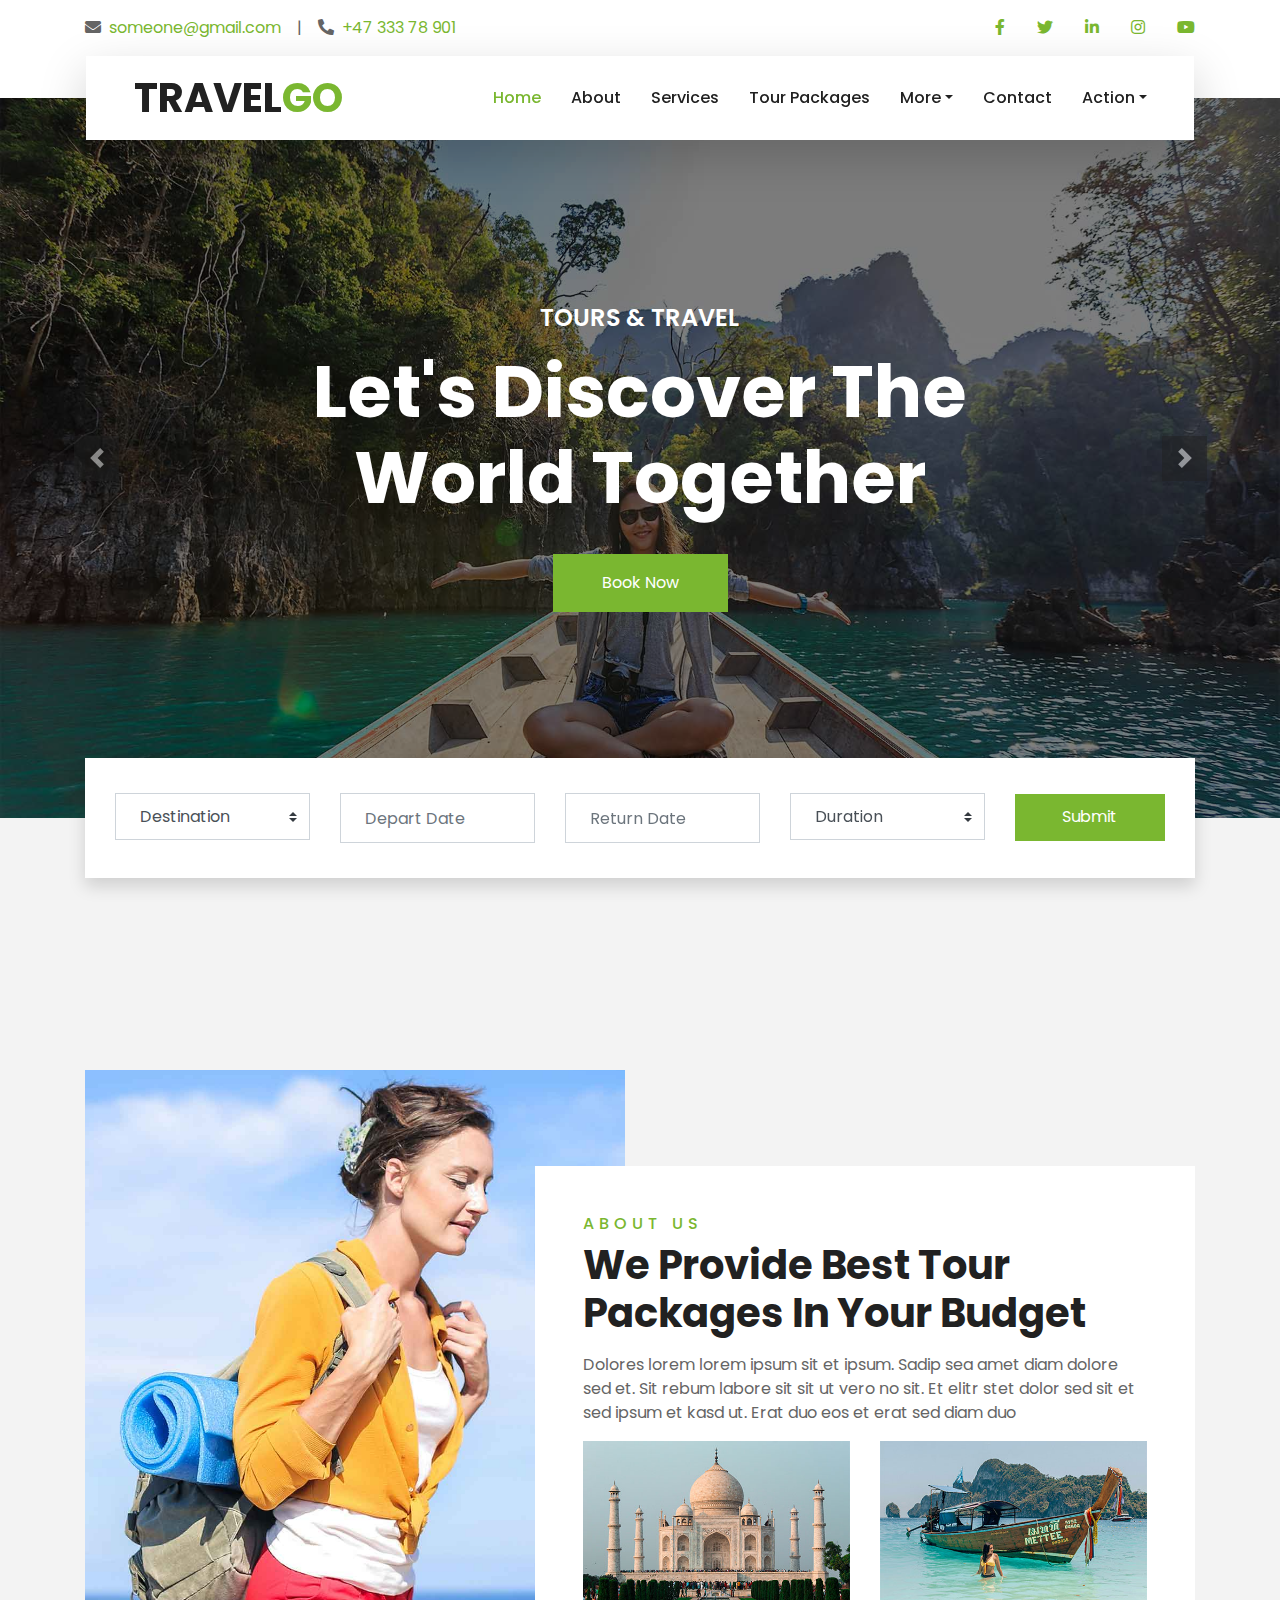
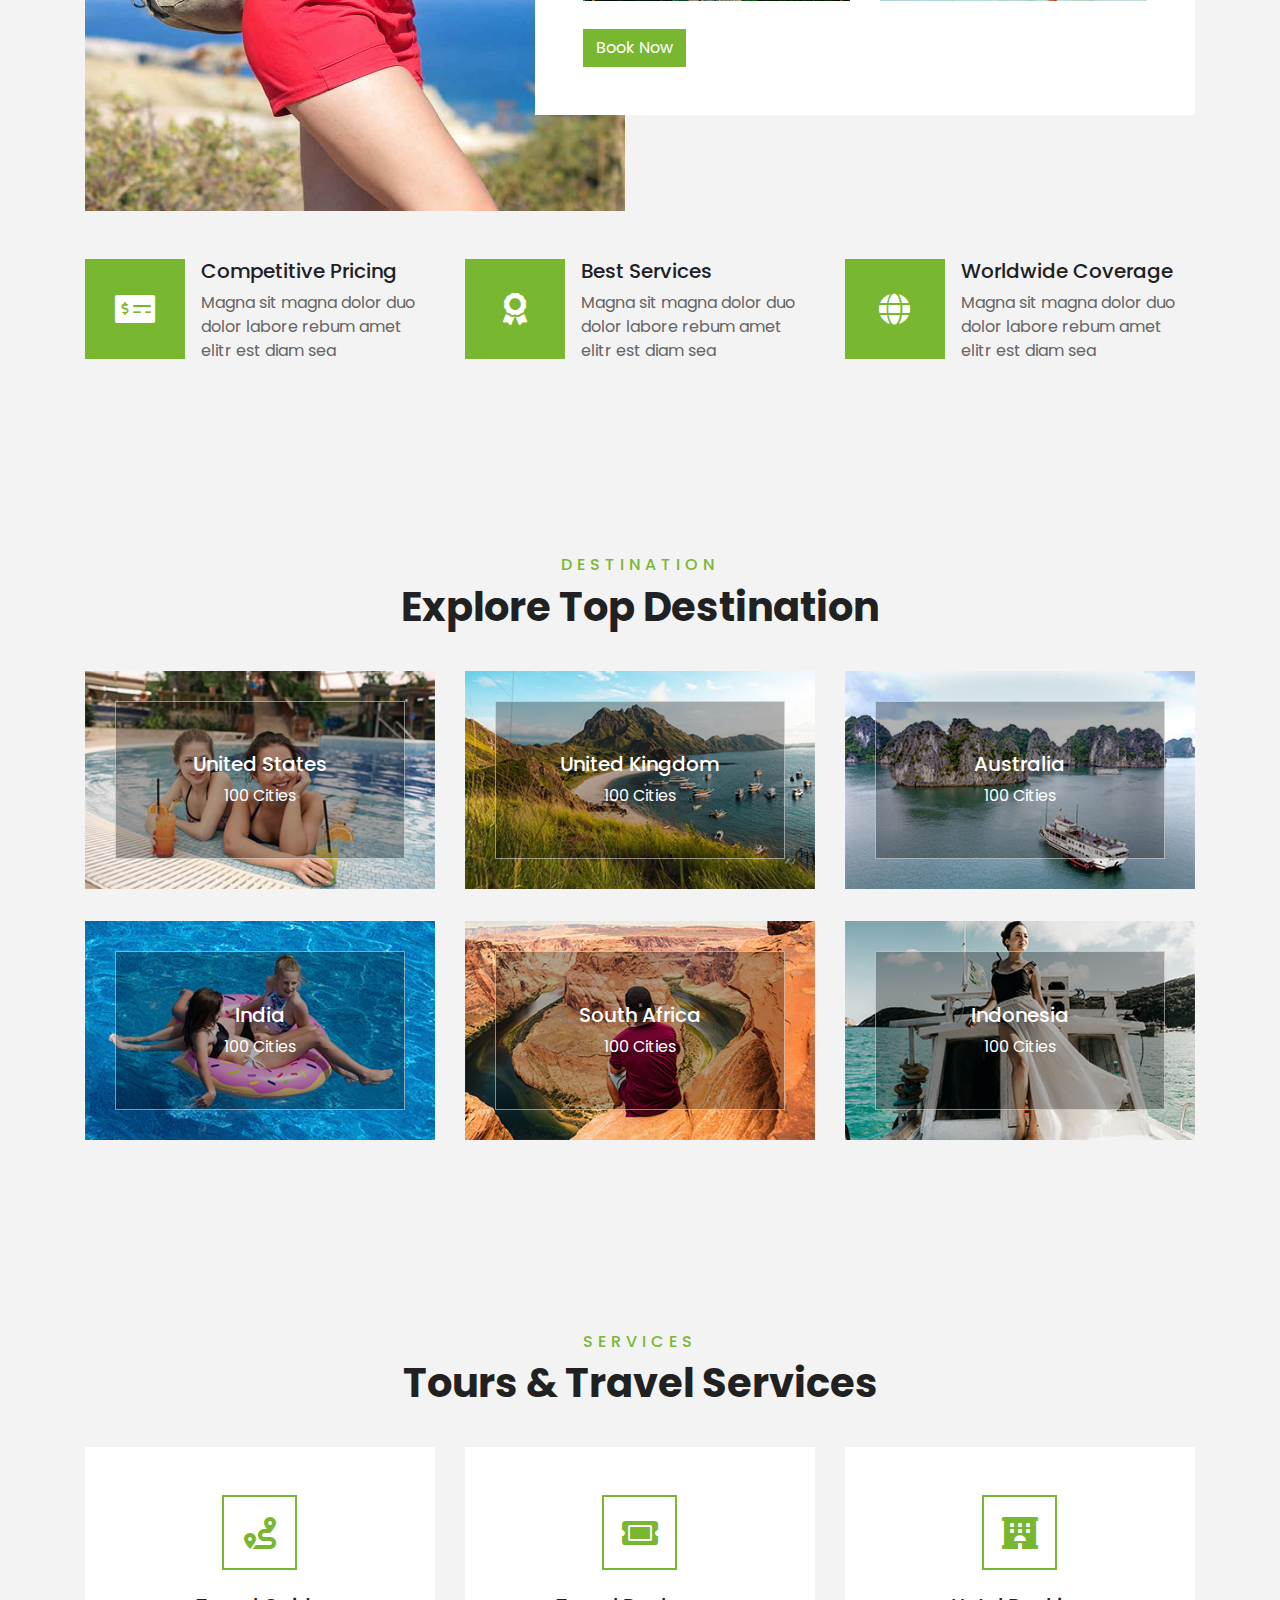
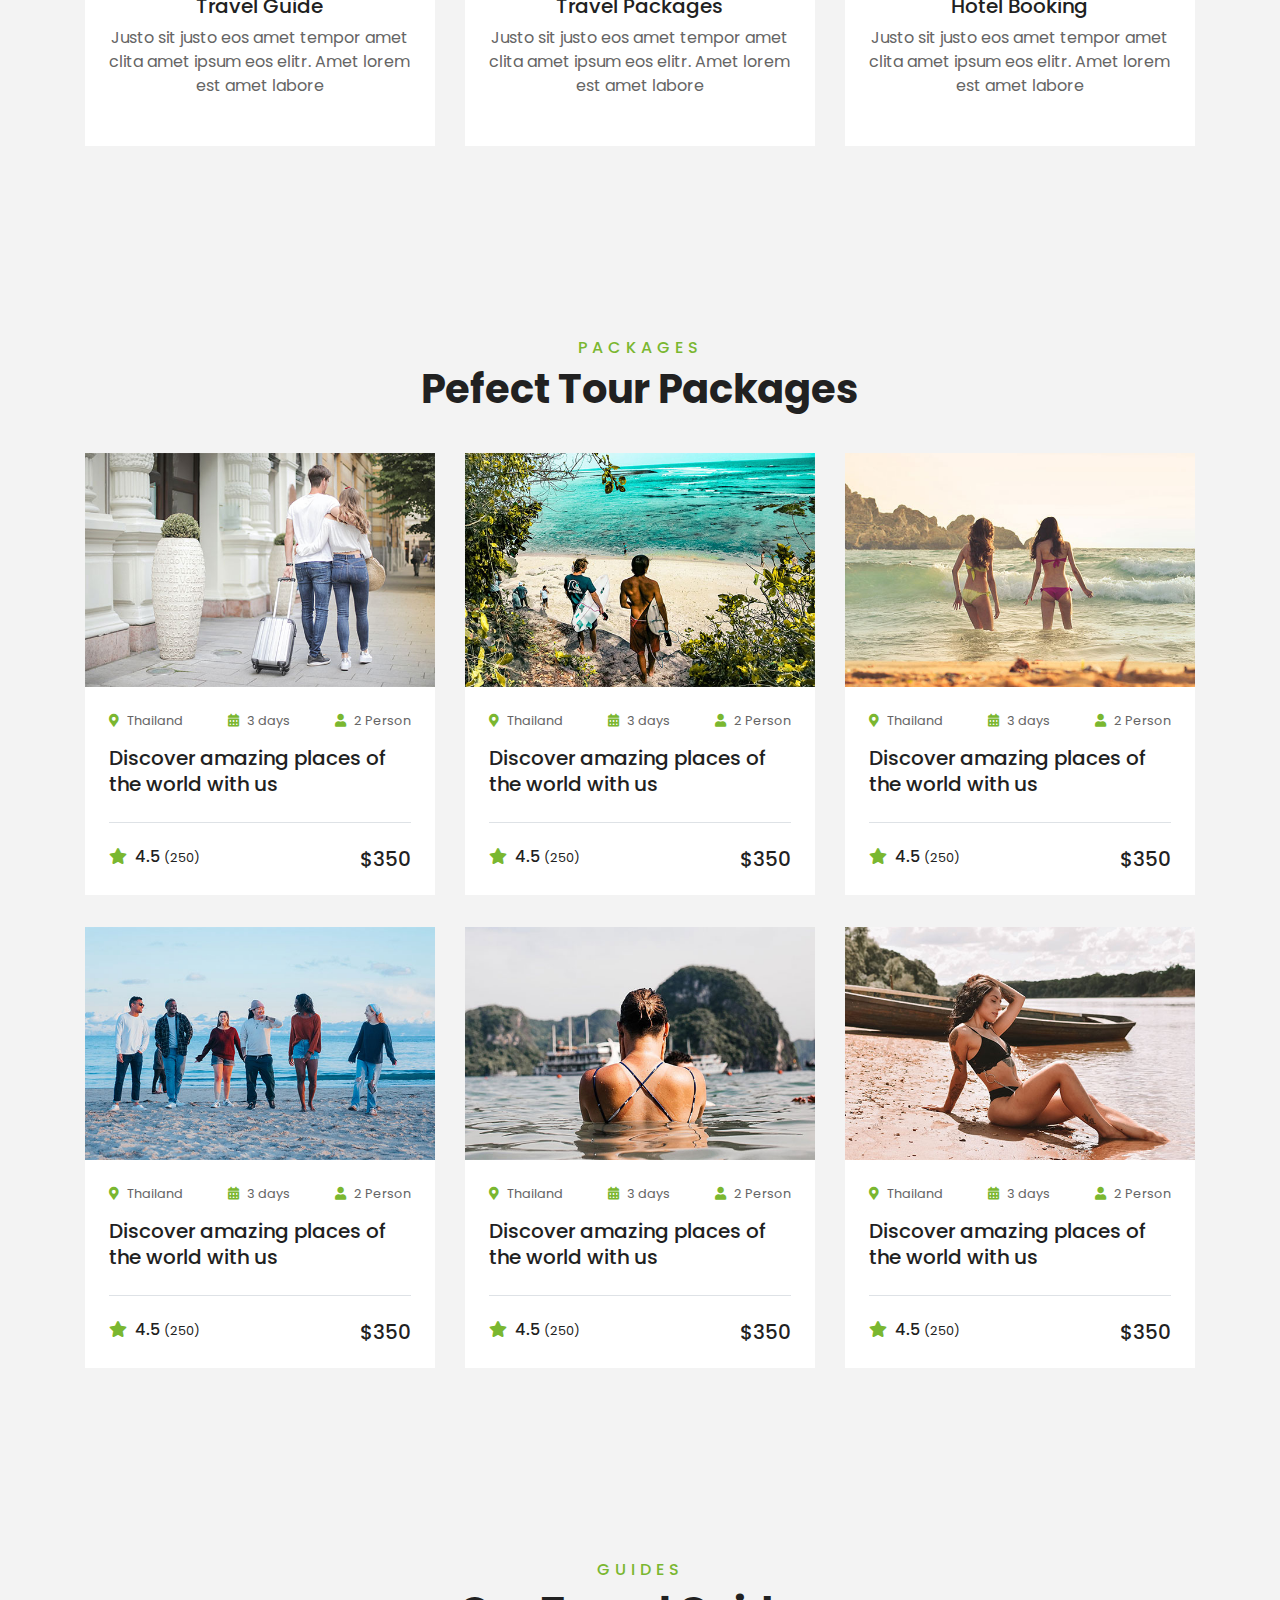
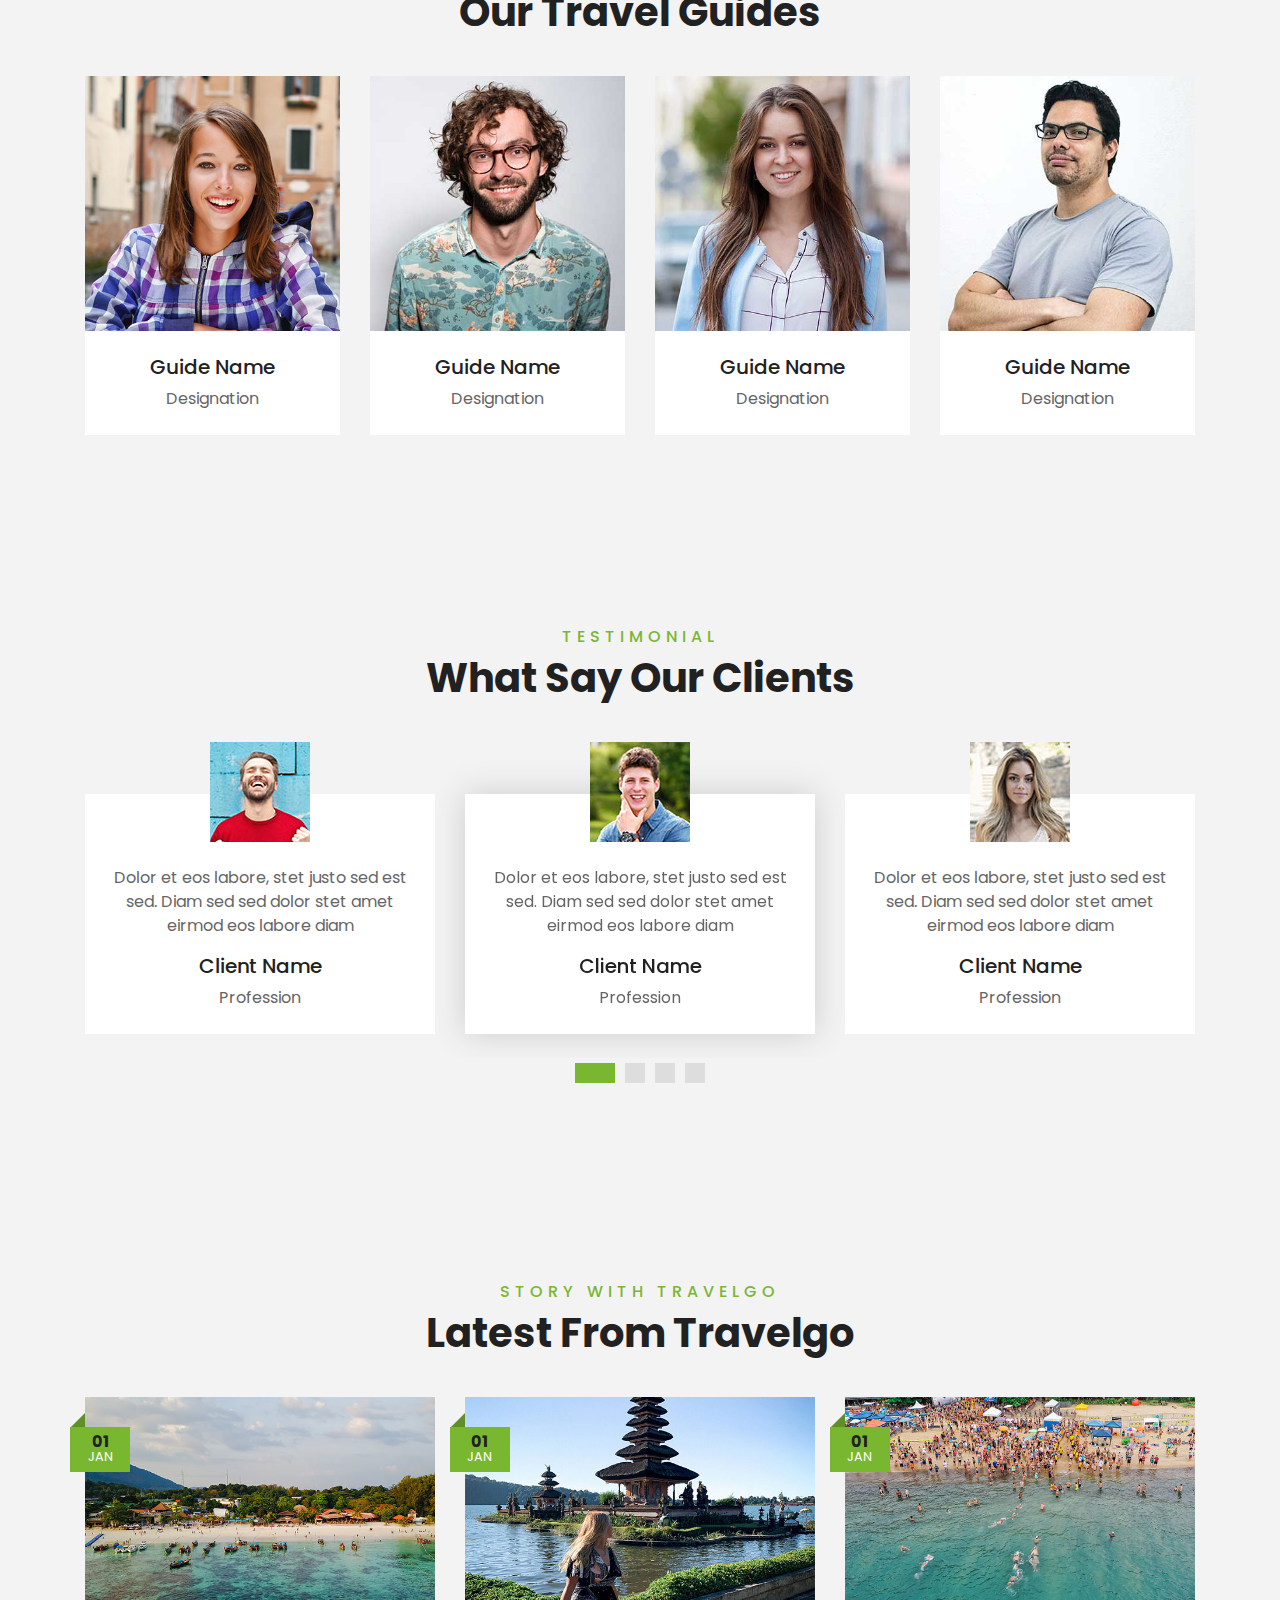
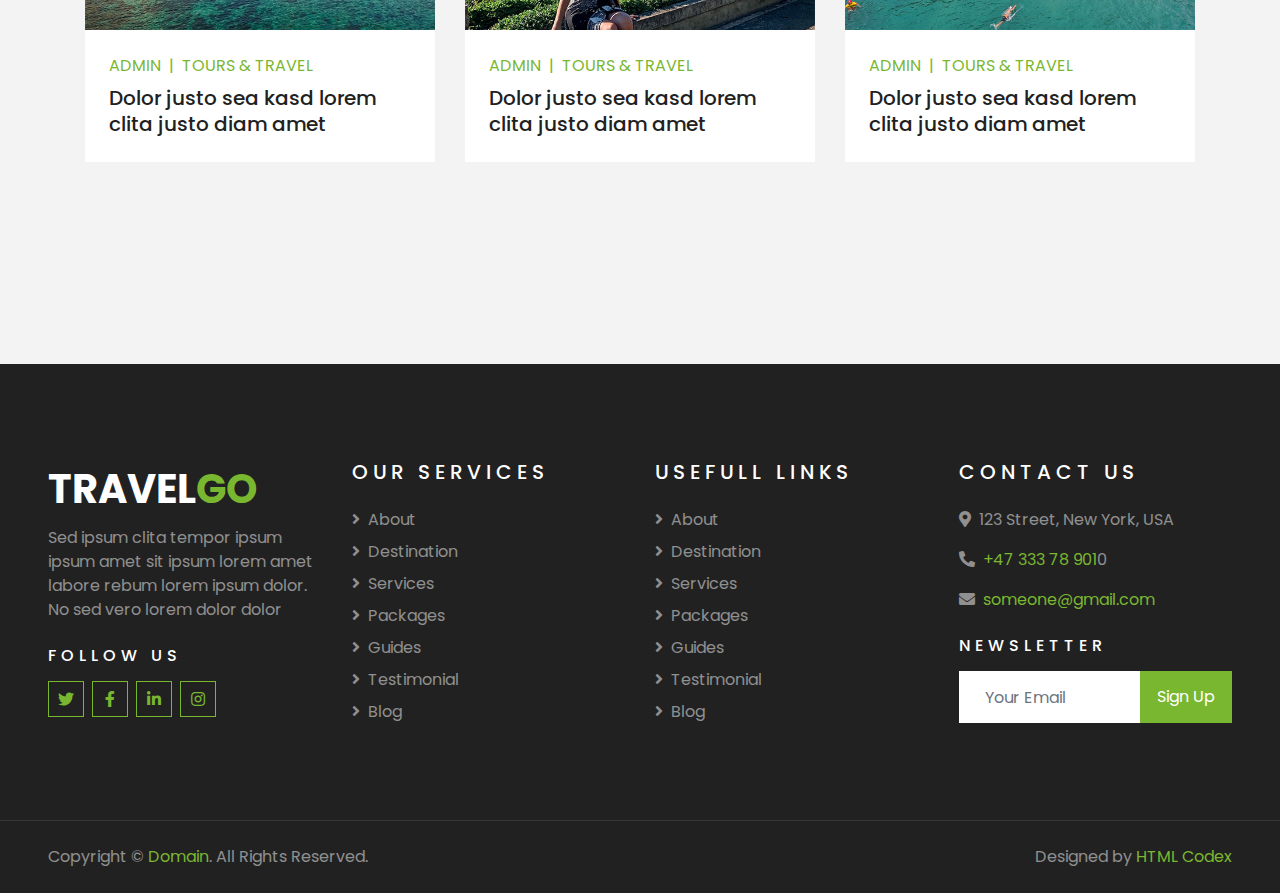
<file: index.html>
<!DOCTYPE html>
<html lang="en">

<head>
    <meta charset="utf-8">
    <title>travelgo - Go for trip</title>
    <meta content="width=device-width, initial-scale=1.0" name="viewport">
    <meta content="Free HTML Templates" name="keywords">
    <meta content="Free HTML Templates" name="description">

    <!-- Favicon -->
    <link href="img/favicon.ico" rel="icon">

    <!-- Google Web Fonts -->
    <link rel="preconnect" href="https://fonts.gstatic.com">
    <link href="https://fonts.googleapis.com/css2?family=Poppins:wght@400;500;600;700&display=swap" rel="stylesheet"> 

    <!-- Font Awesome -->
    <link href="https://cdnjs.cloudflare.com/ajax/libs/font-awesome/5.10.0/css/all.min.css" rel="stylesheet">

    <!-- Libraries Stylesheet -->
    <link href="lib/owlcarousel/assets/owl.carousel.min.css" rel="stylesheet">
    <link href="lib/tempusdominus/css/tempusdominus-bootstrap-4.min.css" rel="stylesheet" />

    <!-- Customized Bootstrap Stylesheet -->
    <link href="css/style.css" rel="stylesheet">
</head>

<body>
    <!-- Topbar Start -->
    <div class="container-fluid bg-light pt-3 d-none d-lg-block">
        <div class="container">
            <div class="row">
                <div class="col-lg-6 text-center text-lg-left mb-2 mb-lg-0">
                    <div class="d-inline-flex align-items-center">
                        <p><i class="fa fa-envelope mr-2"></i><a href="mailto:someone@example.com">someone@gmail.com</a></p>
                        <p class="text-body px-3">|</p>
                        <p><i class="fa fa-phone-alt mr-2"></i><a href="tel:+4733378901">+47 333 78 901</a></p>
                    </div>
                </div>
                <div class="col-lg-6 text-center text-lg-right">
                    <div class="d-inline-flex align-items-center">
                        <a class="text-primary px-3" href="">
                            <i class="fab fa-facebook-f"></i>
                        </a>
                        <a class="text-primary px-3" href="">
                            <i class="fab fa-twitter"></i>
                        </a>
                        <a class="text-primary px-3" href="">
                            <i class="fab fa-linkedin-in"></i>
                        </a>
                        <a class="text-primary px-3" href="">
                            <i class="fab fa-instagram"></i>
                        </a>
                        <a class="text-primary pl-3" href="">
                            <i class="fab fa-youtube"></i>
                        </a>
                    </div>
                </div>
            </div>
        </div>
    </div>
    <!-- Topbar End -->


    <!-- Navbar Start -->
    <div class="container-fluid position-relative nav-bar p-0">
        <div class="container-lg position-relative p-0 px-lg-3" style="z-index: 9;">
            <nav class="navbar navbar-expand-lg bg-light navbar-light shadow-lg py-3 py-lg-0 pl-3 pl-lg-5">
                <a href="" class="navbar-brand">
                    <h1 class="m-0 text-primary"><span class="text-dark">TRAVEL</span>GO</h1>
                </a>
                <button type="button" class="navbar-toggler" data-toggle="collapse" data-target="#navbarCollapse">
                    <span class="navbar-toggler-icon"></span>
                </button>
                <div class="collapse navbar-collapse justify-content-between px-3" id="navbarCollapse">
                    <div class="navbar-nav ml-auto py-0">
                        <a href="index.html" class="nav-item nav-link active">Home</a>
                        <a href="about.html" class="nav-item nav-link">About</a>
                        <a href="service.html" class="nav-item nav-link">Services</a>
                        <a href="package.html" class="nav-item nav-link">Tour Packages</a>
                        <div class="nav-item dropdown">
                            <a href="#" class="nav-link dropdown-toggle" data-toggle="dropdown">More</a>
                            <div class="dropdown-menu border-0 rounded-0 m-0">
                              
                                <a href="single.html" class="dropdown-item">Package Detail</a>
                                <a href="destination.html" class="dropdown-item">Destination</a>
                                <a href="guide.html" class="dropdown-item">Travel Guides</a>
                                <a href="testimonial.html" class="dropdown-item">Testimonial</a>
                            </div>
                        </div>
                        <a href="contact.html" class="nav-item nav-link">Contact</a>
                        <div class="nav-item dropdown">
                            <a href="#" class="nav-link dropdown-toggle" data-toggle="dropdown">Action</a>
                            <div class="dropdown-menu border-0 rounded-0 m-0">
                                <a href="login.html" class="dropdown-item">Login</a>
                                <a href="registration.html" class="dropdown-item">Registration</a>

                            </div>
                        </div>
                      
                    </div>
                </div>
            </nav>
        </div>
    </div>
    <!-- Navbar End -->
<!------>

    <!-- Carousel Start -->
    <div class="container-fluid p-0">
        <div id="header-carousel" class="carousel slide" data-ride="carousel">
            <div class="carousel-inner">
                <div class="carousel-item active">
                    <img class="w-100" src="img/carousel-1.jpg" alt="Image">
                    <div class="carousel-caption d-flex flex-column align-items-center justify-content-center">
                        <div class="p-3" style="max-width: 900px;">
                            <h4 class="text-white text-uppercase mb-md-3">Tours & Travel</h4>
                            <h1 class="display-3 text-white mb-md-4">Let's Discover The World Together</h1>
                            <a href="" class="btn btn-primary py-md-3 px-md-5 mt-2">Book Now</a>
                        </div>
                    </div>
                </div>
                <div class="carousel-item">
                    <img class="w-100" src="img/carousel-2.jpg" alt="Image">
                    <div class="carousel-caption d-flex flex-column align-items-center justify-content-center">
                        <div class="p-3" style="max-width: 900px;">
                            <h4 class="text-white text-uppercase mb-md-3">Tours & Travel</h4>
                            <h1 class="display-3 text-white mb-md-4">Discover Amazing Places With Us</h1>
                            <a href="" class="btn btn-primary py-md-3 px-md-5 mt-2">Book Now</a>
                        </div>
                    </div>
                </div>
            </div>
            <a class="carousel-control-prev" href="#header-carousel" data-slide="prev">
                <div class="btn btn-dark" style="width: 45px; height: 45px;">
                    <span class="carousel-control-prev-icon mb-n2"></span>
                </div>
            </a>
            <a class="carousel-control-next" href="#header-carousel" data-slide="next">
                <div class="btn btn-dark" style="width: 45px; height: 45px;">
                    <span class="carousel-control-next-icon mb-n2"></span>
                </div>
            </a>
        </div>
    </div>
    <!-- Carousel End -->


    <!-- Booking Start -->
    <div class="container-fluid booking mt-5 pb-5">
        <div class="container pb-5">
            <div class="bg-light shadow" style="padding: 30px;">
                <div class="row align-items-center" style="min-height: 60px;">
                    <div class="col-md-10">
                        <div class="row">
                            <div class="col-md-3">
                                <div class="mb-3 mb-md-0">
                                    <select class="custom-select px-4" style="height: 47px;">
                                        <option selected>Destination</option>
                                        <option value="1">Destination 1</option>
                                        <option value="2">Destination 1</option>
                                        <option value="3">Destination 1</option>
                                    </select>
                                </div>
                            </div>
                            <div class="col-md-3">
                                <div class="mb-3 mb-md-0">
                                    <div class="date" id="date1" data-target-input="nearest">
                                        <input type="text" class="form-control p-4 datetimepicker-input" placeholder="Depart Date" data-target="#date1" data-toggle="datetimepicker"/>
                                    </div>
                                </div>
                            </div>
                            <div class="col-md-3">
                                <div class="mb-3 mb-md-0">
                                    <div class="date" id="date2" data-target-input="nearest">
                                        <input type="text" class="form-control p-4 datetimepicker-input" placeholder="Return Date" data-target="#date2" data-toggle="datetimepicker"/>
                                    </div>
                                </div>
                            </div>
                            <div class="col-md-3">
                                <div class="mb-3 mb-md-0">
                                    <select class="custom-select px-4" style="height: 47px;">
                                        <option selected>Duration</option>
                                        <option value="1">Duration 1</option>
                                        <option value="2">Duration 1</option>
                                        <option value="3">Duration 1</option>
                                    </select>
                                </div>
                            </div>
                        </div>
                    </div>
                    <div class="col-md-2">
                        <button class="btn btn-primary btn-block" type="submit" style="height: 47px; margin-top: -2px;"  data-toggle="modal" data-target="#invoiceModal">Submit</button>
                    </div>
                </div>
            </div>
        </div>
    </div>
    <!-- Booking End -->

    <div class="modal" id="invoiceModal" tabindex="-1" role="dialog" aria-labelledby="invoiceModalLabel" aria-hidden="true">
        <div class="modal-dialog" role="document">
          <div class="modal-content">
            <div class="modal-header">
              <h5 class="modal-title" id="invoiceModalLabel">Invoice</h5>
              <button type="button" class="close" data-dismiss="modal" aria-label="Close">
                <span aria-hidden="true">&times;</span>
              </button>
            </div>
            <div class="modal-body">
              <!-- Invoice content goes here -->
              <div class="row">
                <div class="col-md-6">
                  <p><strong>Invoice Number:</strong> INV-2022001</p>
                 
                </div>
                <div class="col-md-6">
                    <p><strong>Date:</strong> January 16, 2024</p>
                  <p><strong>Billed To:</strong> John Doe</p>
                
                </div>
              </div>


    <div class="container">
        <h2>Travel Details</h2>
        <div class="table-responsive">
          <table class="table table-bordered">
            <thead>
              <tr>
                <th>Destination Name</th>
                <th>Start Date</th>
                <th>Return Date</th>
                <th>Price</th>
              </tr>
            </thead>
            <tbody>
              <tr>
                <td>Destination 1</td>
                <td>2024-01-01</td>
                <td>2024-01-10</td>
                <td>$500</td>
              </tr>
              <tr>
                <td>Destination 2</td>
                <td>2024-02-01</td>
                <td>2024-02-10</td>
                <td>$700</td>
              </tr>
              <!-- Add more rows as needed -->
      
              <!-- Total row -->
              <tr>
                <td colspan="3" class="text-right"><strong>Total:</strong></td>
                <td><strong>$1200</strong></td>
              </tr>
              <tr>
                <td colspan="2"> <form>
                    <div class="form-row align-items-center">
                      <div class="col-auto">
                        <label class="sr-only" for="referralId">Referral ID</label>
                        <input type="text" class="form-control mb-2" id="referralId" placeholder="Enter Referral ID">
                      </div>
                      <div class="col-auto">
                        <button type="submit" class="btn btn-outline-primary mb-2">Submit</button>
                      </div>
                    </div>
                  </form> </td>
           
                <td><strong>discount</strong></td>
                <td>$700</td>
              </tr>
              <td colspan="3" class="text-right"><strong>Grand Total</strong></td>
              <td> 500$</td>
              <tr>

              </tr>
            </tbody>
          </table>
        </div>
      </div>
      

              <!-- Additional invoice details -->
            </div>
            <div class="modal-footer">
              <button type="button" class="btn btn-secondary" data-dismiss="modal">Close</button>
              <button type="button" class="btn btn-primary">Pay Now</button>
            </div>
          </div>
        </div>
      </div>
      
 

    <!-- About Start -->
    <div class="container-fluid py-5">
        <div class="container pt-5">
            <div class="row">
                <div class="col-lg-6" style="min-height: 500px;">
                    <div class="position-relative h-100">
                        <img class="position-absolute w-100 h-100" src="img/about.jpg" style="object-fit: cover;">
                    </div>
                </div>
                <div class="col-lg-6 pt-5 pb-lg-5">
                    <div class="about-text bg-white p-4 p-lg-5 my-lg-5">
                        <h6 class="text-primary text-uppercase" style="letter-spacing: 5px;">About Us</h6>
                        <h1 class="mb-3">We Provide Best Tour Packages In Your Budget</h1>
                        <p>Dolores lorem lorem ipsum sit et ipsum. Sadip sea amet diam dolore sed et. Sit rebum labore sit sit ut vero no sit. Et elitr stet dolor sed sit et sed ipsum et kasd ut. Erat duo eos et erat sed diam duo</p>
                        <div class="row mb-4">
                            <div class="col-6">
                                <img class="img-fluid" src="img/about-1.jpg" alt="">
                            </div>
                            <div class="col-6">
                                <img class="img-fluid" src="img/about-2.jpg" alt="">
                            </div>
                        </div>
                        <a href="" class="btn btn-primary mt-1">Book Now</a>
                    </div>
                </div>
            </div>
        </div>
    </div>
    <!-- About End -->


    <!-- Feature Start -->
    <div class="container-fluid pb-5">
        <div class="container pb-5">
            <div class="row">
                <div class="col-md-4">
                    <div class="d-flex mb-4 mb-lg-0">
                        <div class="d-flex flex-shrink-0 align-items-center justify-content-center bg-primary mr-3" style="height: 100px; width: 100px;">
                            <i class="fa fa-2x fa-money-check-alt text-white"></i>
                        </div>
                        <div class="d-flex flex-column">
                            <h5 class="">Competitive Pricing</h5>
                            <p class="m-0">Magna sit magna dolor duo dolor labore rebum amet elitr est diam sea</p>
                        </div>
                    </div>
                </div>
                <div class="col-md-4">
                    <div class="d-flex mb-4 mb-lg-0">
                        <div class="d-flex flex-shrink-0 align-items-center justify-content-center bg-primary mr-3" style="height: 100px; width: 100px;">
                            <i class="fa fa-2x fa-award text-white"></i>
                        </div>
                        <div class="d-flex flex-column">
                            <h5 class="">Best Services</h5>
                            <p class="m-0">Magna sit magna dolor duo dolor labore rebum amet elitr est diam sea</p>
                        </div>
                    </div>
                </div>
                <div class="col-md-4">
                    <div class="d-flex mb-4 mb-lg-0">
                        <div class="d-flex flex-shrink-0 align-items-center justify-content-center bg-primary mr-3" style="height: 100px; width: 100px;">
                            <i class="fa fa-2x fa-globe text-white"></i>
                        </div>
                        <div class="d-flex flex-column">
                            <h5 class="">Worldwide Coverage</h5>
                            <p class="m-0">Magna sit magna dolor duo dolor labore rebum amet elitr est diam sea</p>
                        </div>
                    </div>
                </div>
            </div>
        </div>
    </div>
    <!-- Feature End -->


    <!-- Destination Start -->
    <div class="container-fluid py-5">
        <div class="container pt-5 pb-3">
            <div class="text-center mb-3 pb-3">
                <h6 class="text-primary text-uppercase" style="letter-spacing: 5px;">Destination</h6>
                <h1>Explore Top Destination</h1>
            </div>
            <div class="row">
                <div class="col-lg-4 col-md-6 mb-4">
                    <div class="destination-item position-relative overflow-hidden mb-2">
                        <img class="img-fluid" src="img/destination-1.jpg" alt="">
                        <a class="destination-overlay text-white text-decoration-none" href="">
                            <h5 class="text-white">United States</h5>
                            <span>100 Cities</span>
                        </a>
                    </div>
                </div>
                <div class="col-lg-4 col-md-6 mb-4">
                    <div class="destination-item position-relative overflow-hidden mb-2">
                        <img class="img-fluid" src="img/destination-2.jpg" alt="">
                        <a class="destination-overlay text-white text-decoration-none" href="">
                            <h5 class="text-white">United Kingdom</h5>
                            <span>100 Cities</span>
                        </a>
                    </div>
                </div>
                <div class="col-lg-4 col-md-6 mb-4">
                    <div class="destination-item position-relative overflow-hidden mb-2">
                        <img class="img-fluid" src="img/destination-3.jpg" alt="">
                        <a class="destination-overlay text-white text-decoration-none" href="">
                            <h5 class="text-white">Australia</h5>
                            <span>100 Cities</span>
                        </a>
                    </div>
                </div>
                <div class="col-lg-4 col-md-6 mb-4">
                    <div class="destination-item position-relative overflow-hidden mb-2">
                        <img class="img-fluid" src="img/destination-4.jpg" alt="">
                        <a class="destination-overlay text-white text-decoration-none" href="">
                            <h5 class="text-white">India</h5>
                            <span>100 Cities</span>
                        </a>
                    </div>
                </div>
                <div class="col-lg-4 col-md-6 mb-4">
                    <div class="destination-item position-relative overflow-hidden mb-2">
                        <img class="img-fluid" src="img/destination-5.jpg" alt="">
                        <a class="destination-overlay text-white text-decoration-none" href="">
                            <h5 class="text-white">South Africa</h5>
                            <span>100 Cities</span>
                        </a>
                    </div>
                </div>
                <div class="col-lg-4 col-md-6 mb-4">
                    <div class="destination-item position-relative overflow-hidden mb-2">
                        <img class="img-fluid" src="img/destination-6.jpg" alt="">
                        <a class="destination-overlay text-white text-decoration-none" href="">
                            <h5 class="text-white">Indonesia</h5>
                            <span>100 Cities</span>
                        </a>
                    </div>
                </div>
            </div>
        </div>
    </div>
    <!-- Destination Start -->


    <!-- Service Start -->
    <div class="container-fluid py-5">
        <div class="container pt-5 pb-3">
            <div class="text-center mb-3 pb-3">
                <h6 class="text-primary text-uppercase" style="letter-spacing: 5px;">Services</h6>
                <h1>Tours & Travel Services</h1>
            </div>
            <div class="row">
                <div class="col-lg-4 col-md-6 mb-4">
                    <div class="service-item bg-white text-center mb-2 py-5 px-4">
                        <i class="fa fa-2x fa-route mx-auto mb-4"></i>
                        <h5 class="mb-2">Travel Guide</h5>
                        <p class="m-0">Justo sit justo eos amet tempor amet clita amet ipsum eos elitr. Amet lorem est amet labore</p>
                    </div>
                </div>
                <div class="col-lg-4 col-md-6 mb-4">
                    <div class="service-item bg-white text-center mb-2 py-5 px-4">
                        <i class="fa fa-2x fa-ticket-alt mx-auto mb-4"></i>
                        <h5 class="mb-2">Travel Packages</h5>
                        <p class="m-0">Justo sit justo eos amet tempor amet clita amet ipsum eos elitr. Amet lorem est amet labore</p>
                    </div>
                </div>
                <div class="col-lg-4 col-md-6 mb-4">
                    <div class="service-item bg-white text-center mb-2 py-5 px-4">
                        <i class="fa fa-2x fa-hotel mx-auto mb-4"></i>
                        <h5 class="mb-2">Hotel Booking</h5>
                        <p class="m-0">Justo sit justo eos amet tempor amet clita amet ipsum eos elitr. Amet lorem est amet labore</p>
                    </div>
                </div>
            </div>
        </div>
    </div>
    <!-- Service End -->


    <!-- Packages Start -->
    <div class="container-fluid py-5">
        <div class="container pt-5 pb-3">
            <div class="text-center mb-3 pb-3">
                <h6 class="text-primary text-uppercase" style="letter-spacing: 5px;">Packages</h6>
                <h1>Pefect Tour Packages</h1>
            </div>
            <div class="row">
                <div class="col-lg-4 col-md-6 mb-4">
                    <div class="package-item bg-white mb-2">
                        <img class="img-fluid" src="img/package-1.jpg" alt="">
                        <div class="p-4">
                            <div class="d-flex justify-content-between mb-3">
                                <small class="m-0"><i class="fa fa-map-marker-alt text-primary mr-2"></i>Thailand</small>
                                <small class="m-0"><i class="fa fa-calendar-alt text-primary mr-2"></i>3 days</small>
                                <small class="m-0"><i class="fa fa-user text-primary mr-2"></i>2 Person</small>
                            </div>
                            <a class="h5 text-decoration-none" href="">Discover amazing places of the world with us</a>
                            <div class="border-top mt-4 pt-4">
                                <div class="d-flex justify-content-between">
                                    <h6 class="m-0"><i class="fa fa-star text-primary mr-2"></i>4.5 <small>(250)</small></h6>
                                    <h5 class="m-0">$350</h5>
                                </div>
                            </div>
                        </div>
                    </div>
                </div>
                <div class="col-lg-4 col-md-6 mb-4">
                    <div class="package-item bg-white mb-2">
                        <img class="img-fluid" src="img/package-2.jpg" alt="">
                        <div class="p-4">
                            <div class="d-flex justify-content-between mb-3">
                                <small class="m-0"><i class="fa fa-map-marker-alt text-primary mr-2"></i>Thailand</small>
                                <small class="m-0"><i class="fa fa-calendar-alt text-primary mr-2"></i>3 days</small>
                                <small class="m-0"><i class="fa fa-user text-primary mr-2"></i>2 Person</small>
                            </div>
                            <a class="h5 text-decoration-none" href="">Discover amazing places of the world with us</a>
                            <div class="border-top mt-4 pt-4">
                                <div class="d-flex justify-content-between">
                                    <h6 class="m-0"><i class="fa fa-star text-primary mr-2"></i>4.5 <small>(250)</small></h6>
                                    <h5 class="m-0">$350</h5>
                                </div>
                            </div>
                        </div>
                    </div>
                </div>
                <div class="col-lg-4 col-md-6 mb-4">
                    <div class="package-item bg-white mb-2">
                        <img class="img-fluid" src="img/package-3.jpg" alt="">
                        <div class="p-4">
                            <div class="d-flex justify-content-between mb-3">
                                <small class="m-0"><i class="fa fa-map-marker-alt text-primary mr-2"></i>Thailand</small>
                                <small class="m-0"><i class="fa fa-calendar-alt text-primary mr-2"></i>3 days</small>
                                <small class="m-0"><i class="fa fa-user text-primary mr-2"></i>2 Person</small>
                            </div>
                            <a class="h5 text-decoration-none" href="">Discover amazing places of the world with us</a>
                            <div class="border-top mt-4 pt-4">
                                <div class="d-flex justify-content-between">
                                    <h6 class="m-0"><i class="fa fa-star text-primary mr-2"></i>4.5 <small>(250)</small></h6>
                                    <h5 class="m-0">$350</h5>
                                </div>
                            </div>
                        </div>
                    </div>
                </div>
                <div class="col-lg-4 col-md-6 mb-4">
                    <div class="package-item bg-white mb-2">
                        <img class="img-fluid" src="img/package-4.jpg" alt="">
                        <div class="p-4">
                            <div class="d-flex justify-content-between mb-3">
                                <small class="m-0"><i class="fa fa-map-marker-alt text-primary mr-2"></i>Thailand</small>
                                <small class="m-0"><i class="fa fa-calendar-alt text-primary mr-2"></i>3 days</small>
                                <small class="m-0"><i class="fa fa-user text-primary mr-2"></i>2 Person</small>
                            </div>
                            <a class="h5 text-decoration-none" href="">Discover amazing places of the world with us</a>
                            <div class="border-top mt-4 pt-4">
                                <div class="d-flex justify-content-between">
                                    <h6 class="m-0"><i class="fa fa-star text-primary mr-2"></i>4.5 <small>(250)</small></h6>
                                    <h5 class="m-0">$350</h5>
                                </div>
                            </div>
                        </div>
                    </div>
                </div>
                <div class="col-lg-4 col-md-6 mb-4">
                    <div class="package-item bg-white mb-2">
                        <img class="img-fluid" src="img/package-5.jpg" alt="">
                        <div class="p-4">
                            <div class="d-flex justify-content-between mb-3">
                                <small class="m-0"><i class="fa fa-map-marker-alt text-primary mr-2"></i>Thailand</small>
                                <small class="m-0"><i class="fa fa-calendar-alt text-primary mr-2"></i>3 days</small>
                                <small class="m-0"><i class="fa fa-user text-primary mr-2"></i>2 Person</small>
                            </div>
                            <a class="h5 text-decoration-none" href="">Discover amazing places of the world with us</a>
                            <div class="border-top mt-4 pt-4">
                                <div class="d-flex justify-content-between">
                                    <h6 class="m-0"><i class="fa fa-star text-primary mr-2"></i>4.5 <small>(250)</small></h6>
                                    <h5 class="m-0">$350</h5>
                                </div>
                            </div>
                        </div>
                    </div>
                </div>
                <div class="col-lg-4 col-md-6 mb-4">
                    <div class="package-item bg-white mb-2">
                        <img class="img-fluid" src="img/package-6.jpg" alt="">
                        <div class="p-4">
                            <div class="d-flex justify-content-between mb-3">
                                <small class="m-0"><i class="fa fa-map-marker-alt text-primary mr-2"></i>Thailand</small>
                                <small class="m-0"><i class="fa fa-calendar-alt text-primary mr-2"></i>3 days</small>
                                <small class="m-0"><i class="fa fa-user text-primary mr-2"></i>2 Person</small>
                            </div>
                            <a class="h5 text-decoration-none" href="">Discover amazing places of the world with us</a>
                            <div class="border-top mt-4 pt-4">
                                <div class="d-flex justify-content-between">
                                    <h6 class="m-0"><i class="fa fa-star text-primary mr-2"></i>4.5 <small>(250)</small></h6>
                                    <h5 class="m-0">$350</h5>
                                </div>
                            </div>
                        </div>
                    </div>
                </div>
            </div>
        </div>
    </div>
    <!-- Packages End -->


    <!-- Registration Start -->
    <!-- <div class="container-fluid bg-registration py-5" style="margin: 90px 0;">
        <div class="container py-5">
            <div class="row align-items-center">
                <div class="col-lg-7 mb-5 mb-lg-0">
                    <div class="mb-4">
                        <h6 class="text-primary text-uppercase" style="letter-spacing: 5px;">Mega Offer</h6>
                        <h1 class="text-white"><span class="text-primary">30% OFF</span> For Honeymoon</h1>
                    </div>
                    <p class="text-white">Invidunt lorem justo sanctus clita. Erat lorem labore ea, justo dolor lorem ipsum ut sed eos,
                        ipsum et dolor kasd sit ea justo. Erat justo sed sed diam. Ea et erat ut sed diam sea ipsum est
                        dolor</p>
                    <ul class="list-inline text-white m-0">
                        <li class="py-2"><i class="fa fa-check text-primary mr-3"></i>Labore eos amet dolor amet diam</li>
                        <li class="py-2"><i class="fa fa-check text-primary mr-3"></i>Etsea et sit dolor amet ipsum</li>
                        <li class="py-2"><i class="fa fa-check text-primary mr-3"></i>Diam dolor diam elitripsum vero.</li>
                    </ul>
                </div>
                <div class="col-lg-5">
                    <div class="card border-0">
                        <div class="card-header bg-primary text-center p-4">
                            <h1 class="text-white m-0">Sign Up Now</h1>
                        </div>
                        <div class="card-body rounded-bottom bg-white p-5">
                            <form>
                                <div class="form-group">
                                    <input type="text" class="form-control p-4" placeholder="Your name" required="required" />
                                </div>
                                <div class="form-group">
                                    <input type="email" class="form-control p-4" placeholder="Your email" required="required" />
                                </div>
                                <div class="form-group">
                                    <select class="custom-select px-4" style="height: 47px;">
                                        <option selected>Select a destination</option>
                                        <option value="1">destination 1</option>
                                        <option value="2">destination 1</option>
                                        <option value="3">destination 1</option>
                                    </select>
                                </div>
                                <div>
                                    <button class="btn btn-primary btn-block py-3" type="submit">Sign Up Now</button>
                                </div>
                            </form>
                        </div>
                    </div>
                </div>
            </div>
        </div>
    </div> -->
    <!-- Registration End -->


    <!-- Team Start -->
    <div class="container-fluid py-5">
        <div class="container pt-5 pb-3">
            <div class="text-center mb-3 pb-3">
                <h6 class="text-primary text-uppercase" style="letter-spacing: 5px;">Guides</h6>
                <h1>Our Travel Guides</h1>
            </div>
            <div class="row">
                <div class="col-lg-3 col-md-4 col-sm-6 pb-2">
                    <div class="team-item bg-white mb-4">
                        <div class="team-img position-relative overflow-hidden">
                            <img class="img-fluid w-100" src="img/team-1.jpg" alt="">
                            <div class="team-social">
                                <a class="btn btn-outline-primary btn-square" href=""><i class="fab fa-twitter"></i></a>
                                <a class="btn btn-outline-primary btn-square" href=""><i class="fab fa-facebook-f"></i></a>
                                <a class="btn btn-outline-primary btn-square" href=""><i class="fab fa-instagram"></i></a>
                                <a class="btn btn-outline-primary btn-square" href=""><i class="fab fa-linkedin-in"></i></a>
                            </div>
                        </div>
                        <div class="text-center py-4">
                            <h5 class="text-truncate">Guide Name</h5>
                            <p class="m-0">Designation</p>
                        </div>
                    </div>
                </div>
                <div class="col-lg-3 col-md-4 col-sm-6 pb-2">
                    <div class="team-item bg-white mb-4">
                        <div class="team-img position-relative overflow-hidden">
                            <img class="img-fluid w-100" src="img/team-2.jpg" alt="">
                            <div class="team-social">
                                <a class="btn btn-outline-primary btn-square" href=""><i class="fab fa-twitter"></i></a>
                                <a class="btn btn-outline-primary btn-square" href=""><i class="fab fa-facebook-f"></i></a>
                                <a class="btn btn-outline-primary btn-square" href=""><i class="fab fa-instagram"></i></a>
                                <a class="btn btn-outline-primary btn-square" href=""><i class="fab fa-linkedin-in"></i></a>
                            </div>
                        </div>
                        <div class="text-center py-4">
                            <h5 class="text-truncate">Guide Name</h5>
                            <p class="m-0">Designation</p>
                        </div>
                    </div>
                </div>
                <div class="col-lg-3 col-md-4 col-sm-6 pb-2">
                    <div class="team-item bg-white mb-4">
                        <div class="team-img position-relative overflow-hidden">
                            <img class="img-fluid w-100" src="img/team-3.jpg" alt="">
                            <div class="team-social">
                                <a class="btn btn-outline-primary btn-square" href=""><i class="fab fa-twitter"></i></a>
                                <a class="btn btn-outline-primary btn-square" href=""><i class="fab fa-facebook-f"></i></a>
                                <a class="btn btn-outline-primary btn-square" href=""><i class="fab fa-instagram"></i></a>
                                <a class="btn btn-outline-primary btn-square" href=""><i class="fab fa-linkedin-in"></i></a>
                            </div>
                        </div>
                        <div class="text-center py-4">
                            <h5 class="text-truncate">Guide Name</h5>
                            <p class="m-0">Designation</p>
                        </div>
                    </div>
                </div>
                <div class="col-lg-3 col-md-4 col-sm-6 pb-2">
                    <div class="team-item bg-white mb-4">
                        <div class="team-img position-relative overflow-hidden">
                            <img class="img-fluid w-100" src="img/team-4.jpg" alt="">
                            <div class="team-social">
                                <a class="btn btn-outline-primary btn-square" href=""><i class="fab fa-twitter"></i></a>
                                <a class="btn btn-outline-primary btn-square" href=""><i class="fab fa-facebook-f"></i></a>
                                <a class="btn btn-outline-primary btn-square" href=""><i class="fab fa-instagram"></i></a>
                                <a class="btn btn-outline-primary btn-square" href=""><i class="fab fa-linkedin-in"></i></a>
                            </div>
                        </div>
                        <div class="text-center py-4">
                            <h5 class="text-truncate">Guide Name</h5>
                            <p class="m-0">Designation</p>
                        </div>
                    </div>
                </div>
            </div>
        </div>
    </div>
    <!-- Team End -->


    <!-- Testimonial Start -->
    <div class="container-fluid py-5">
        <div class="container py-5">
            <div class="text-center mb-3 pb-3">
                <h6 class="text-primary text-uppercase" style="letter-spacing: 5px;">Testimonial</h6>
                <h1>What Say Our Clients</h1>
            </div>
            <div class="owl-carousel testimonial-carousel">
                <div class="text-center pb-4">
                    <img class="img-fluid mx-auto" src="img/testimonial-1.jpg" style="width: 100px; height: 100px;" >
                    <div class="testimonial-text bg-white p-4 mt-n5">
                        <p class="mt-5">Dolor et eos labore, stet justo sed est sed. Diam sed sed dolor stet amet eirmod eos labore diam
                        </p>
                        <h5 class="text-truncate">Client Name</h5>
                        <span>Profession</span>
                    </div>
                </div>
                <div class="text-center">
                    <img class="img-fluid mx-auto" src="img/testimonial-2.jpg" style="width: 100px; height: 100px;" >
                    <div class="testimonial-text bg-white p-4 mt-n5">
                        <p class="mt-5">Dolor et eos labore, stet justo sed est sed. Diam sed sed dolor stet amet eirmod eos labore diam
                        </p>
                        <h5 class="text-truncate">Client Name</h5>
                        <span>Profession</span>
                    </div>
                </div>
                <div class="text-center">
                    <img class="img-fluid mx-auto" src="img/testimonial-3.jpg" style="width: 100px; height: 100px;" >
                    <div class="testimonial-text bg-white p-4 mt-n5">
                        <p class="mt-5">Dolor et eos labore, stet justo sed est sed. Diam sed sed dolor stet amet eirmod eos labore diam
                        </p>
                        <h5 class="text-truncate">Client Name</h5>
                        <span>Profession</span>
                    </div>
                </div>
                <div class="text-center">
                    <img class="img-fluid mx-auto" src="img/testimonial-4.jpg" style="width: 100px; height: 100px;" >
                    <div class="testimonial-text bg-white p-4 mt-n5">
                        <p class="mt-5">Dolor et eos labore, stet justo sed est sed. Diam sed sed dolor stet amet eirmod eos labore diam
                        </p>
                        <h5 class="text-truncate">Client Name</h5>
                        <span>Profession</span>
                    </div>
                </div>
            </div>
        </div>
    </div>
    <!-- Testimonial End -->


    <!-- Blog Start -->
    <div class="container-fluid py-5">
        <div class="container pt-5 pb-3">
            <div class="text-center mb-3 pb-3">
                <h6 class="text-primary text-uppercase" style="letter-spacing: 5px;">Story with Travelgo</h6>
                <h1>Latest From Travelgo</h1>
            </div>
            <div class="row pb-3">
                <div class="col-lg-4 col-md-6 mb-4 pb-2">
                    <div class="blog-item">
                        <div class="position-relative">
                            <img class="img-fluid w-100" src="img/blog-1.jpg" alt="">
                            <div class="blog-date">
                                <h6 class="font-weight-bold mb-n1">01</h6>
                                <small class="text-white text-uppercase">Jan</small>
                            </div>
                        </div>
                        <div class="bg-white p-4">
                            <div class="d-flex mb-2">
                                <a class="text-primary text-uppercase text-decoration-none" href="">Admin</a>
                                <span class="text-primary px-2">|</span>
                                <a class="text-primary text-uppercase text-decoration-none" href="">Tours & Travel</a>
                            </div>
                            <a class="h5 m-0 text-decoration-none" href="">Dolor justo sea kasd lorem clita justo diam amet</a>
                        </div>
                    </div>
                </div>
                <div class="col-lg-4 col-md-6 mb-4 pb-2">
                    <div class="blog-item">
                        <div class="position-relative">
                            <img class="img-fluid w-100" src="img/blog-2.jpg" alt="">
                            <div class="blog-date">
                                <h6 class="font-weight-bold mb-n1">01</h6>
                                <small class="text-white text-uppercase">Jan</small>
                            </div>
                        </div>
                        <div class="bg-white p-4">
                            <div class="d-flex mb-2">
                                <a class="text-primary text-uppercase text-decoration-none" href="">Admin</a>
                                <span class="text-primary px-2">|</span>
                                <a class="text-primary text-uppercase text-decoration-none" href="">Tours & Travel</a>
                            </div>
                            <a class="h5 m-0 text-decoration-none" href="">Dolor justo sea kasd lorem clita justo diam amet</a>
                        </div>
                    </div>
                </div>
                <div class="col-lg-4 col-md-6 mb-4 pb-2">
                    <div class="blog-item">
                        <div class="position-relative">
                            <img class="img-fluid w-100" src="img/blog-3.jpg" alt="">
                            <div class="blog-date">
                                <h6 class="font-weight-bold mb-n1">01</h6>
                                <small class="text-white text-uppercase">Jan</small>
                            </div>
                        </div>
                        <div class="bg-white p-4">
                            <div class="d-flex mb-2">
                                <a class="text-primary text-uppercase text-decoration-none" href="">Admin</a>
                                <span class="text-primary px-2">|</span>
                                <a class="text-primary text-uppercase text-decoration-none" href="">Tours & Travel</a>
                            </div>
                            <a class="h5 m-0 text-decoration-none" href="">Dolor justo sea kasd lorem clita justo diam amet</a>
                        </div>
                    </div>
                </div>
            </div>
        </div>
    </div>
    <!-- Blog End -->


    <!-- Footer Start -->
    <div class="container-fluid bg-dark text-white-50 py-5 px-sm-3 px-lg-5" style="margin-top: 90px;">
        <div class="row pt-5">
            <div class="col-lg-3 col-md-6 mb-5">
                <a href="" class="navbar-brand">
                    <h1 class="text-primary"><span class="text-white">TRAVEL</span>GO</h1>
                </a>
                <p>Sed ipsum clita tempor ipsum ipsum amet sit ipsum lorem amet labore rebum lorem ipsum dolor. No sed vero lorem dolor dolor</p>
                <h6 class="text-white text-uppercase mt-4 mb-3" style="letter-spacing: 5px;">Follow Us</h6>
                <div class="d-flex justify-content-start">
                    <a class="btn btn-outline-primary btn-square mr-2" href="#"><i class="fab fa-twitter"></i></a>
                    <a class="btn btn-outline-primary btn-square mr-2" href="#"><i class="fab fa-facebook-f"></i></a>
                    <a class="btn btn-outline-primary btn-square mr-2" href="#"><i class="fab fa-linkedin-in"></i></a>
                    <a class="btn btn-outline-primary btn-square" href="#"><i class="fab fa-instagram"></i></a>
                </div>
            </div>
            <div class="col-lg-3 col-md-6 mb-5">
                <h5 class="text-white text-uppercase mb-4" style="letter-spacing: 5px;">Our Services</h5>
                <div class="d-flex flex-column justify-content-start">
                    <a class="text-white-50 mb-2" href="#"><i class="fa fa-angle-right mr-2"></i>About</a>
                    <a class="text-white-50 mb-2" href="#"><i class="fa fa-angle-right mr-2"></i>Destination</a>
                    <a class="text-white-50 mb-2" href="#"><i class="fa fa-angle-right mr-2"></i>Services</a>
                    <a class="text-white-50 mb-2" href="#"><i class="fa fa-angle-right mr-2"></i>Packages</a>
                    <a class="text-white-50 mb-2" href="#"><i class="fa fa-angle-right mr-2"></i>Guides</a>
                    <a class="text-white-50 mb-2" href="#"><i class="fa fa-angle-right mr-2"></i>Testimonial</a>
                    <a class="text-white-50" href="#"><i class="fa fa-angle-right mr-2"></i>Blog</a>
                </div>
            </div>
            <div class="col-lg-3 col-md-6 mb-5">
                <h5 class="text-white text-uppercase mb-4" style="letter-spacing: 5px;">Usefull Links</h5>
                <div class="d-flex flex-column justify-content-start">
                    <a class="text-white-50 mb-2" href="#"><i class="fa fa-angle-right mr-2"></i>About</a>
                    <a class="text-white-50 mb-2" href="#"><i class="fa fa-angle-right mr-2"></i>Destination</a>
                    <a class="text-white-50 mb-2" href="#"><i class="fa fa-angle-right mr-2"></i>Services</a>
                    <a class="text-white-50 mb-2" href="#"><i class="fa fa-angle-right mr-2"></i>Packages</a>
                    <a class="text-white-50 mb-2" href="#"><i class="fa fa-angle-right mr-2"></i>Guides</a>
                    <a class="text-white-50 mb-2" href="#"><i class="fa fa-angle-right mr-2"></i>Testimonial</a>
                    <a class="text-white-50" href="#"><i class="fa fa-angle-right mr-2"></i>Blog</a>
                </div>
            </div>
            <div class="col-lg-3 col-md-6 mb-5">
                <h5 class="text-white text-uppercase mb-4" style="letter-spacing: 5px;">Contact Us</h5>
                <p><i class="fa fa-map-marker-alt mr-2"></i>123 Street, New York, USA</p>
                <p><i class="fa fa-phone-alt mr-2"></i><a href="tel:+4733378901">+47 333 78 901</a>0</p>
                <p><i class="fa fa-envelope mr-2"></i><a href="mailto:someone@example.com">someone@gmail.com</a></p>
                <h6 class="text-white text-uppercase mt-4 mb-3" style="letter-spacing: 5px;">Newsletter</h6>
                <div class="w-100">
                    <div class="input-group">
                        <input type="text" class="form-control border-light" style="padding: 25px;" placeholder="Your Email">
                        <div class="input-group-append">
                            <button class="btn btn-primary px-3">Sign Up</button>
                        </div>
                    </div>
                </div>
            </div>
        </div>
    </div>
    <div class="container-fluid bg-dark text-white border-top py-4 px-sm-3 px-md-5" style="border-color: rgba(256, 256, 256, .1) !important;">
        <div class="row">
            <div class="col-lg-6 text-center text-md-left mb-3 mb-md-0">
                <p class="m-0 text-white-50">Copyright &copy; <a href="#">Domain</a>. All Rights Reserved.</a>
                </p>
            </div>
            <div class="col-lg-6 text-center text-md-right">
                <p class="m-0 text-white-50">Designed by <a href="https://htmlcodex.com">HTML Codex</a>
                </p>
            </div>
        </div>
    </div>
    <!-- Footer End -->


    <!-- Back to Top -->
    <a href="#" class="btn btn-lg btn-primary btn-lg-square back-to-top"><i class="fa fa-angle-double-up"></i></a>


    <!-- JavaScript Libraries -->
    <script src="https://code.jquery.com/jquery-3.4.1.min.js"></script>
    <script src="https://stackpath.bootstrapcdn.com/bootstrap/4.4.1/js/bootstrap.bundle.min.js"></script>
    <script src="lib/easing/easing.min.js"></script>
    <script src="lib/owlcarousel/owl.carousel.min.js"></script>
    <script src="lib/tempusdominus/js/moment.min.js"></script>
    <script src="lib/tempusdominus/js/moment-timezone.min.js"></script>
    <script src="lib/tempusdominus/js/tempusdominus-bootstrap-4.min.js"></script>

    <!-- Contact Javascript File -->
    <script src="mail/jqBootstrapValidation.min.js"></script>
    <script src="mail/contact.js"></script>

    <!-- Template Javascript -->
    <script src="js/main.js"></script>
</body>

</html>
</file>
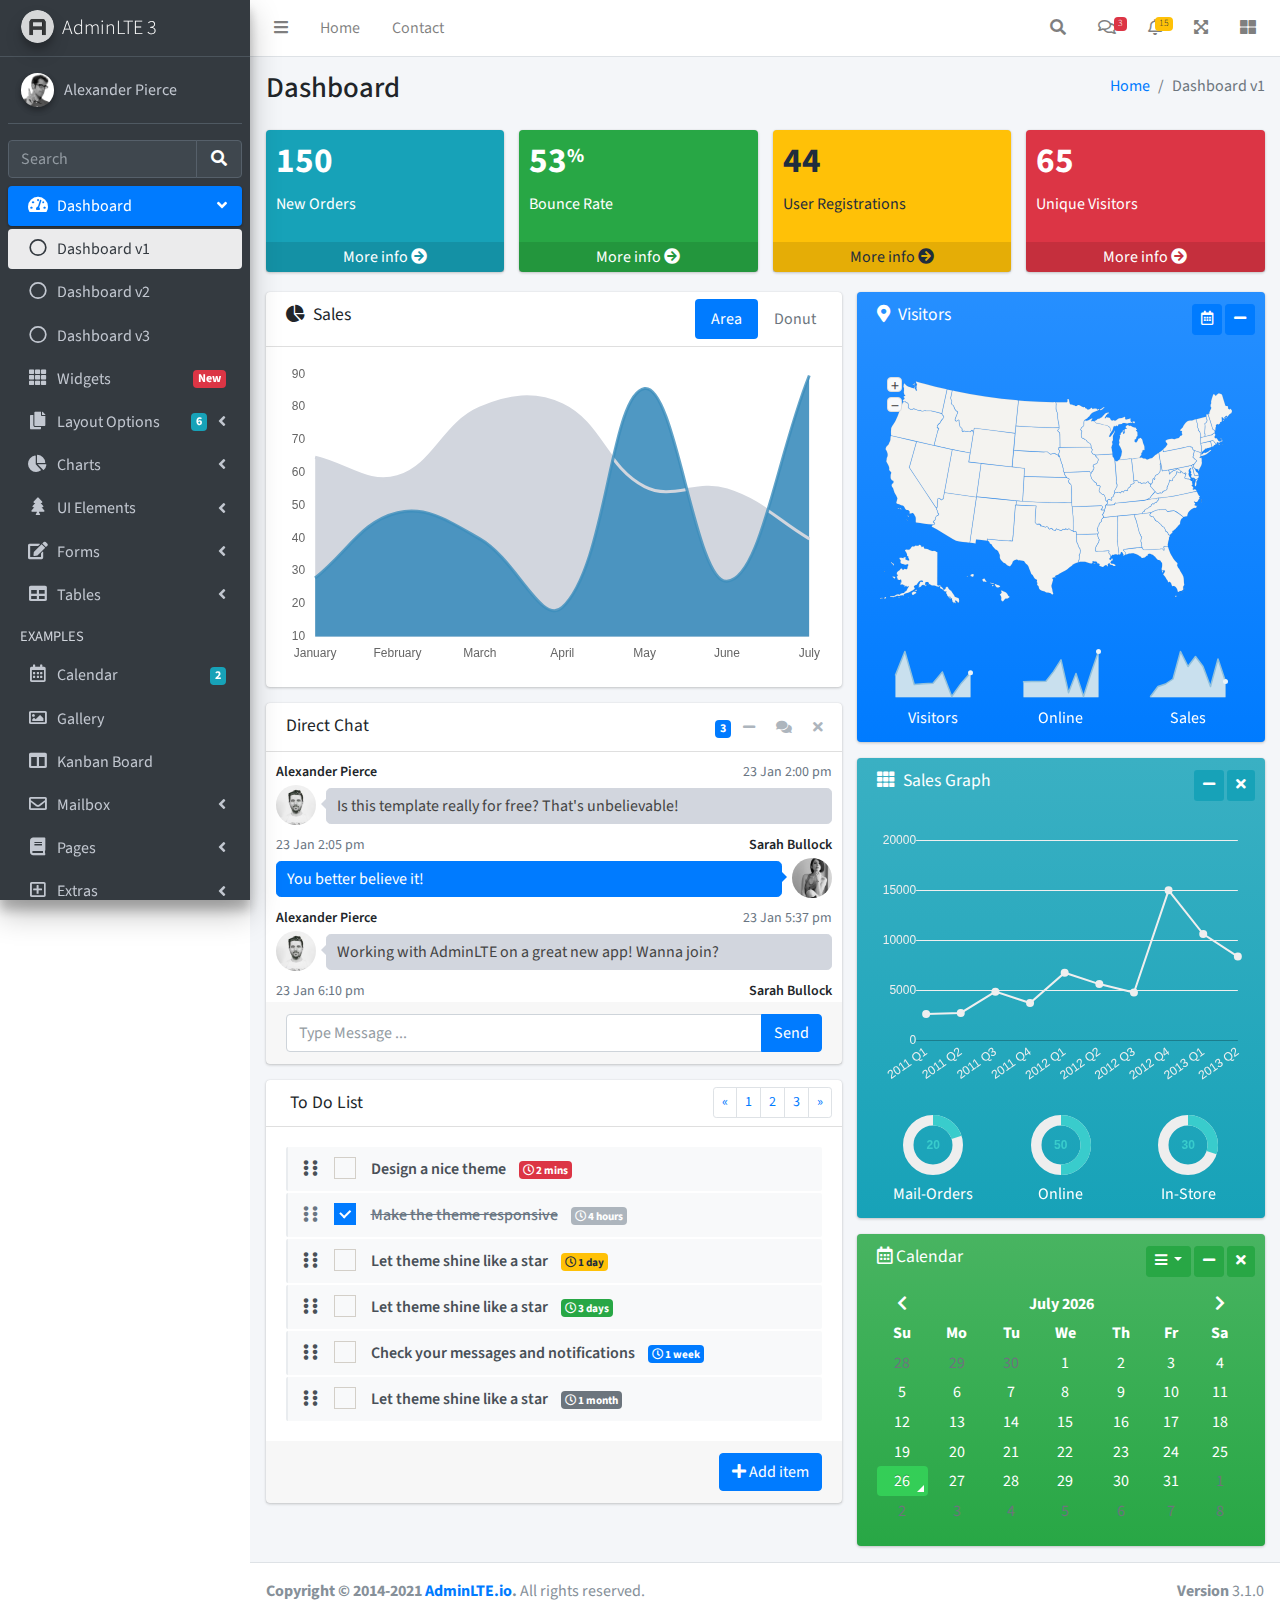
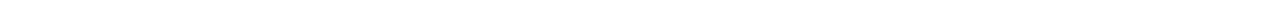
<file: admin/index.html>
<!DOCTYPE html>
<html lang="en">
<head>
  <meta charset="utf-8">
  <meta name="viewport" content="width=device-width, initial-scale=1">
  <title>AdminLTE 3 | Dashboard</title>

  <!-- Google Font: Source Sans Pro -->
  <link rel="stylesheet" href="https://fonts.googleapis.com/css?family=Source+Sans+Pro:300,400,400i,700&display=fallback">
  <!-- Font Awesome -->
  <link rel="stylesheet" href="plugins/fontawesome-free/css/all.min.css">
  <!-- Ionicons -->
  <link rel="stylesheet" href="https://code.ionicframework.com/ionicons/2.0.1/css/ionicons.min.css">
  <!-- Tempusdominus Bootstrap 4 -->
  <link rel="stylesheet" href="plugins/tempusdominus-bootstrap-4/css/tempusdominus-bootstrap-4.min.css">
  <!-- iCheck -->
  <link rel="stylesheet" href="plugins/icheck-bootstrap/icheck-bootstrap.min.css">
  <!-- JQVMap -->
  <link rel="stylesheet" href="plugins/jqvmap/jqvmap.min.css">
  <!-- Theme style -->
  <link rel="stylesheet" href="dist/css/adminlte.min.css">
  <!-- overlayScrollbars -->
  <link rel="stylesheet" href="plugins/overlayScrollbars/css/OverlayScrollbars.min.css">
  <!-- Daterange picker -->
  <link rel="stylesheet" href="plugins/daterangepicker/daterangepicker.css">
  <!-- summernote -->
  <link rel="stylesheet" href="plugins/summernote/summernote-bs4.min.css">
</head>
<body class="hold-transition sidebar-mini layout-fixed">
<div class="wrapper">

  <!-- Preloader -->
  <div class="preloader flex-column justify-content-center align-items-center">
    <img class="animation__shake" src="dist/img/AdminLTELogo.png" alt="AdminLTELogo" height="60" width="60">
  </div>

  <!-- Navbar -->
  <nav class="main-header navbar navbar-expand navbar-white navbar-light">
    <!-- Left navbar links -->
    <ul class="navbar-nav">
      <li class="nav-item">
        <a class="nav-link" data-widget="pushmenu" href="#" role="button"><i class="fas fa-bars"></i></a>
      </li>
      <li class="nav-item d-none d-sm-inline-block">
        <a href="index3.html" class="nav-link">Home</a>
      </li>
      <li class="nav-item d-none d-sm-inline-block">
        <a href="#" class="nav-link">Contact</a>
      </li>
    </ul>

    <!-- Right navbar links -->
    <ul class="navbar-nav ml-auto">
      <!-- Navbar Search -->
      <li class="nav-item">
        <a class="nav-link" data-widget="navbar-search" href="#" role="button">
          <i class="fas fa-search"></i>
        </a>
        <div class="navbar-search-block">
          <form class="form-inline">
            <div class="input-group input-group-sm">
              <input class="form-control form-control-navbar" type="search" placeholder="Search" aria-label="Search">
              <div class="input-group-append">
                <button class="btn btn-navbar" type="submit">
                  <i class="fas fa-search"></i>
                </button>
                <button class="btn btn-navbar" type="button" data-widget="navbar-search">
                  <i class="fas fa-times"></i>
                </button>
              </div>
            </div>
          </form>
        </div>
      </li>

      <!-- Messages Dropdown Menu -->
      <li class="nav-item dropdown">
        <a class="nav-link" data-toggle="dropdown" href="#">
          <i class="far fa-comments"></i>
          <span class="badge badge-danger navbar-badge">3</span>
        </a>
        <div class="dropdown-menu dropdown-menu-lg dropdown-menu-right">
          <a href="#" class="dropdown-item">
            <!-- Message Start -->
            <div class="media">
              <img src="dist/img/user1-128x128.jpg" alt="User Avatar" class="img-size-50 mr-3 img-circle">
              <div class="media-body">
                <h3 class="dropdown-item-title">
                  Brad Diesel
                  <span class="float-right text-sm text-danger"><i class="fas fa-star"></i></span>
                </h3>
                <p class="text-sm">Call me whenever you can...</p>
                <p class="text-sm text-muted"><i class="far fa-clock mr-1"></i> 4 Hours Ago</p>
              </div>
            </div>
            <!-- Message End -->
          </a>
          <div class="dropdown-divider"></div>
          <a href="#" class="dropdown-item">
            <!-- Message Start -->
            <div class="media">
              <img src="dist/img/user8-128x128.jpg" alt="User Avatar" class="img-size-50 img-circle mr-3">
              <div class="media-body">
                <h3 class="dropdown-item-title">
                  John Pierce
                  <span class="float-right text-sm text-muted"><i class="fas fa-star"></i></span>
                </h3>
                <p class="text-sm">I got your message bro</p>
                <p class="text-sm text-muted"><i class="far fa-clock mr-1"></i> 4 Hours Ago</p>
              </div>
            </div>
            <!-- Message End -->
          </a>
          <div class="dropdown-divider"></div>
          <a href="#" class="dropdown-item">
            <!-- Message Start -->
            <div class="media">
              <img src="dist/img/user3-128x128.jpg" alt="User Avatar" class="img-size-50 img-circle mr-3">
              <div class="media-body">
                <h3 class="dropdown-item-title">
                  Nora Silvester
                  <span class="float-right text-sm text-warning"><i class="fas fa-star"></i></span>
                </h3>
                <p class="text-sm">The subject goes here</p>
                <p class="text-sm text-muted"><i class="far fa-clock mr-1"></i> 4 Hours Ago</p>
              </div>
            </div>
            <!-- Message End -->
          </a>
          <div class="dropdown-divider"></div>
          <a href="#" class="dropdown-item dropdown-footer">See All Messages</a>
        </div>
      </li>
      <!-- Notifications Dropdown Menu -->
      <li class="nav-item dropdown">
        <a class="nav-link" data-toggle="dropdown" href="#">
          <i class="far fa-bell"></i>
          <span class="badge badge-warning navbar-badge">15</span>
        </a>
        <div class="dropdown-menu dropdown-menu-lg dropdown-menu-right">
          <span class="dropdown-item dropdown-header">15 Notifications</span>
          <div class="dropdown-divider"></div>
          <a href="#" class="dropdown-item">
            <i class="fas fa-envelope mr-2"></i> 4 new messages
            <span class="float-right text-muted text-sm">3 mins</span>
          </a>
          <div class="dropdown-divider"></div>
          <a href="#" class="dropdown-item">
            <i class="fas fa-users mr-2"></i> 8 friend requests
            <span class="float-right text-muted text-sm">12 hours</span>
          </a>
          <div class="dropdown-divider"></div>
          <a href="#" class="dropdown-item">
            <i class="fas fa-file mr-2"></i> 3 new reports
            <span class="float-right text-muted text-sm">2 days</span>
          </a>
          <div class="dropdown-divider"></div>
          <a href="#" class="dropdown-item dropdown-footer">See All Notifications</a>
        </div>
      </li>
      <li class="nav-item">
        <a class="nav-link" data-widget="fullscreen" href="#" role="button">
          <i class="fas fa-expand-arrows-alt"></i>
        </a>
      </li>
      <li class="nav-item">
        <a class="nav-link" data-widget="control-sidebar" data-slide="true" href="#" role="button">
          <i class="fas fa-th-large"></i>
        </a>
      </li>
    </ul>
  </nav>
  <!-- /.navbar -->

  <!-- Main Sidebar Container -->
  <aside class="main-sidebar sidebar-dark-primary elevation-4">
    <!-- Brand Logo -->
    <a href="index3.html" class="brand-link">
      <img src="dist/img/AdminLTELogo.png" alt="AdminLTE Logo" class="brand-image img-circle elevation-3" style="opacity: .8">
      <span class="brand-text font-weight-light">AdminLTE 3</span>
    </a>

    <!-- Sidebar -->
    <div class="sidebar">
      <!-- Sidebar user panel (optional) -->
      <div class="user-panel mt-3 pb-3 mb-3 d-flex">
        <div class="image">
          <img src="dist/img/user2-160x160.jpg" class="img-circle elevation-2" alt="User Image">
        </div>
        <div class="info">
          <a href="#" class="d-block">Alexander Pierce</a>
        </div>
      </div>

      <!-- SidebarSearch Form -->
      <div class="form-inline">
        <div class="input-group" data-widget="sidebar-search">
          <input class="form-control form-control-sidebar" type="search" placeholder="Search" aria-label="Search">
          <div class="input-group-append">
            <button class="btn btn-sidebar">
              <i class="fas fa-search fa-fw"></i>
            </button>
          </div>
        </div>
      </div>

      <!-- Sidebar Menu -->
      <nav class="mt-2">
        <ul class="nav nav-pills nav-sidebar flex-column" data-widget="treeview" role="menu" data-accordion="false">
          <!-- Add icons to the links using the .nav-icon class
               with font-awesome or any other icon font library -->
          <li class="nav-item menu-open">
            <a href="#" class="nav-link active">
              <i class="nav-icon fas fa-tachometer-alt"></i>
              <p>
                Dashboard
                <i class="right fas fa-angle-left"></i>
              </p>
            </a>
            <ul class="nav nav-treeview">
              <li class="nav-item">
                <a href="./index.html" class="nav-link active">
                  <i class="far fa-circle nav-icon"></i>
                  <p>Dashboard v1</p>
                </a>
              </li>
              <li class="nav-item">
                <a href="./index2.html" class="nav-link">
                  <i class="far fa-circle nav-icon"></i>
                  <p>Dashboard v2</p>
                </a>
              </li>
              <li class="nav-item">
                <a href="./index3.html" class="nav-link">
                  <i class="far fa-circle nav-icon"></i>
                  <p>Dashboard v3</p>
                </a>
              </li>
            </ul>
          </li>
          <li class="nav-item">
            <a href="pages/widgets.html" class="nav-link">
              <i class="nav-icon fas fa-th"></i>
              <p>
                Widgets
                <span class="right badge badge-danger">New</span>
              </p>
            </a>
          </li>
          <li class="nav-item">
            <a href="#" class="nav-link">
              <i class="nav-icon fas fa-copy"></i>
              <p>
                Layout Options
                <i class="fas fa-angle-left right"></i>
                <span class="badge badge-info right">6</span>
              </p>
            </a>
            <ul class="nav nav-treeview">
              <li class="nav-item">
                <a href="pages/layout/top-nav.html" class="nav-link">
                  <i class="far fa-circle nav-icon"></i>
                  <p>Top Navigation</p>
                </a>
              </li>
              <li class="nav-item">
                <a href="pages/layout/top-nav-sidebar.html" class="nav-link">
                  <i class="far fa-circle nav-icon"></i>
                  <p>Top Navigation + Sidebar</p>
                </a>
              </li>
              <li class="nav-item">
                <a href="pages/layout/boxed.html" class="nav-link">
                  <i class="far fa-circle nav-icon"></i>
                  <p>Boxed</p>
                </a>
              </li>
              <li class="nav-item">
                <a href="pages/layout/fixed-sidebar.html" class="nav-link">
                  <i class="far fa-circle nav-icon"></i>
                  <p>Fixed Sidebar</p>
                </a>
              </li>
              <li class="nav-item">
                <a href="pages/layout/fixed-sidebar-custom.html" class="nav-link">
                  <i class="far fa-circle nav-icon"></i>
                  <p>Fixed Sidebar <small>+ Custom Area</small></p>
                </a>
              </li>
              <li class="nav-item">
                <a href="pages/layout/fixed-topnav.html" class="nav-link">
                  <i class="far fa-circle nav-icon"></i>
                  <p>Fixed Navbar</p>
                </a>
              </li>
              <li class="nav-item">
                <a href="pages/layout/fixed-footer.html" class="nav-link">
                  <i class="far fa-circle nav-icon"></i>
                  <p>Fixed Footer</p>
                </a>
              </li>
              <li class="nav-item">
                <a href="pages/layout/collapsed-sidebar.html" class="nav-link">
                  <i class="far fa-circle nav-icon"></i>
                  <p>Collapsed Sidebar</p>
                </a>
              </li>
            </ul>
          </li>
          <li class="nav-item">
            <a href="#" class="nav-link">
              <i class="nav-icon fas fa-chart-pie"></i>
              <p>
                Charts
                <i class="right fas fa-angle-left"></i>
              </p>
            </a>
            <ul class="nav nav-treeview">
              <li class="nav-item">
                <a href="pages/charts/chartjs.html" class="nav-link">
                  <i class="far fa-circle nav-icon"></i>
                  <p>ChartJS</p>
                </a>
              </li>
              <li class="nav-item">
                <a href="pages/charts/flot.html" class="nav-link">
                  <i class="far fa-circle nav-icon"></i>
                  <p>Flot</p>
                </a>
              </li>
              <li class="nav-item">
                <a href="pages/charts/inline.html" class="nav-link">
                  <i class="far fa-circle nav-icon"></i>
                  <p>Inline</p>
                </a>
              </li>
              <li class="nav-item">
                <a href="pages/charts/uplot.html" class="nav-link">
                  <i class="far fa-circle nav-icon"></i>
                  <p>uPlot</p>
                </a>
              </li>
            </ul>
          </li>
          <li class="nav-item">
            <a href="#" class="nav-link">
              <i class="nav-icon fas fa-tree"></i>
              <p>
                UI Elements
                <i class="fas fa-angle-left right"></i>
              </p>
            </a>
            <ul class="nav nav-treeview">
              <li class="nav-item">
                <a href="pages/UI/general.html" class="nav-link">
                  <i class="far fa-circle nav-icon"></i>
                  <p>General</p>
                </a>
              </li>
              <li class="nav-item">
                <a href="pages/UI/icons.html" class="nav-link">
                  <i class="far fa-circle nav-icon"></i>
                  <p>Icons</p>
                </a>
              </li>
              <li class="nav-item">
                <a href="pages/UI/buttons.html" class="nav-link">
                  <i class="far fa-circle nav-icon"></i>
                  <p>Buttons</p>
                </a>
              </li>
              <li class="nav-item">
                <a href="pages/UI/sliders.html" class="nav-link">
                  <i class="far fa-circle nav-icon"></i>
                  <p>Sliders</p>
                </a>
              </li>
              <li class="nav-item">
                <a href="pages/UI/modals.html" class="nav-link">
                  <i class="far fa-circle nav-icon"></i>
                  <p>Modals & Alerts</p>
                </a>
              </li>
              <li class="nav-item">
                <a href="pages/UI/navbar.html" class="nav-link">
                  <i class="far fa-circle nav-icon"></i>
                  <p>Navbar & Tabs</p>
                </a>
              </li>
              <li class="nav-item">
                <a href="pages/UI/timeline.html" class="nav-link">
                  <i class="far fa-circle nav-icon"></i>
                  <p>Timeline</p>
                </a>
              </li>
              <li class="nav-item">
                <a href="pages/UI/ribbons.html" class="nav-link">
                  <i class="far fa-circle nav-icon"></i>
                  <p>Ribbons</p>
                </a>
              </li>
            </ul>
          </li>
          <li class="nav-item">
            <a href="#" class="nav-link">
              <i class="nav-icon fas fa-edit"></i>
              <p>
                Forms
                <i class="fas fa-angle-left right"></i>
              </p>
            </a>
            <ul class="nav nav-treeview">
              <li class="nav-item">
                <a href="pages/forms/general.html" class="nav-link">
                  <i class="far fa-circle nav-icon"></i>
                  <p>General Elements</p>
                </a>
              </li>
              <li class="nav-item">
                <a href="pages/forms/advanced.html" class="nav-link">
                  <i class="far fa-circle nav-icon"></i>
                  <p>Advanced Elements</p>
                </a>
              </li>
              <li class="nav-item">
                <a href="pages/forms/editors.html" class="nav-link">
                  <i class="far fa-circle nav-icon"></i>
                  <p>Editors</p>
                </a>
              </li>
              <li class="nav-item">
                <a href="pages/forms/validation.html" class="nav-link">
                  <i class="far fa-circle nav-icon"></i>
                  <p>Validation</p>
                </a>
              </li>
            </ul>
          </li>
          <li class="nav-item">
            <a href="#" class="nav-link">
              <i class="nav-icon fas fa-table"></i>
              <p>
                Tables
                <i class="fas fa-angle-left right"></i>
              </p>
            </a>
            <ul class="nav nav-treeview">
              <li class="nav-item">
                <a href="pages/tables/simple.html" class="nav-link">
                  <i class="far fa-circle nav-icon"></i>
                  <p>Simple Tables</p>
                </a>
              </li>
              <li class="nav-item">
                <a href="pages/tables/data.html" class="nav-link">
                  <i class="far fa-circle nav-icon"></i>
                  <p>DataTables</p>
                </a>
              </li>
              <li class="nav-item">
                <a href="pages/tables/jsgrid.html" class="nav-link">
                  <i class="far fa-circle nav-icon"></i>
                  <p>jsGrid</p>
                </a>
              </li>
            </ul>
          </li>
          <li class="nav-header">EXAMPLES</li>
          <li class="nav-item">
            <a href="pages/calendar.html" class="nav-link">
              <i class="nav-icon far fa-calendar-alt"></i>
              <p>
                Calendar
                <span class="badge badge-info right">2</span>
              </p>
            </a>
          </li>
          <li class="nav-item">
            <a href="pages/gallery.html" class="nav-link">
              <i class="nav-icon far fa-image"></i>
              <p>
                Gallery
              </p>
            </a>
          </li>
          <li class="nav-item">
            <a href="pages/kanban.html" class="nav-link">
              <i class="nav-icon fas fa-columns"></i>
              <p>
                Kanban Board
              </p>
            </a>
          </li>
          <li class="nav-item">
            <a href="#" class="nav-link">
              <i class="nav-icon far fa-envelope"></i>
              <p>
                Mailbox
                <i class="fas fa-angle-left right"></i>
              </p>
            </a>
            <ul class="nav nav-treeview">
              <li class="nav-item">
                <a href="pages/mailbox/mailbox.html" class="nav-link">
                  <i class="far fa-circle nav-icon"></i>
                  <p>Inbox</p>
                </a>
              </li>
              <li class="nav-item">
                <a href="pages/mailbox/compose.html" class="nav-link">
                  <i class="far fa-circle nav-icon"></i>
                  <p>Compose</p>
                </a>
              </li>
              <li class="nav-item">
                <a href="pages/mailbox/read-mail.html" class="nav-link">
                  <i class="far fa-circle nav-icon"></i>
                  <p>Read</p>
                </a>
              </li>
            </ul>
          </li>
          <li class="nav-item">
            <a href="#" class="nav-link">
              <i class="nav-icon fas fa-book"></i>
              <p>
                Pages
                <i class="fas fa-angle-left right"></i>
              </p>
            </a>
            <ul class="nav nav-treeview">
              <li class="nav-item">
                <a href="pages/examples/invoice.html" class="nav-link">
                  <i class="far fa-circle nav-icon"></i>
                  <p>Invoice</p>
                </a>
              </li>
              <li class="nav-item">
                <a href="pages/examples/profile.html" class="nav-link">
                  <i class="far fa-circle nav-icon"></i>
                  <p>Profile</p>
                </a>
              </li>
              <li class="nav-item">
                <a href="pages/examples/e-commerce.html" class="nav-link">
                  <i class="far fa-circle nav-icon"></i>
                  <p>E-commerce</p>
                </a>
              </li>
              <li class="nav-item">
                <a href="pages/examples/projects.html" class="nav-link">
                  <i class="far fa-circle nav-icon"></i>
                  <p>Projects</p>
                </a>
              </li>
              <li class="nav-item">
                <a href="pages/examples/project-add.html" class="nav-link">
                  <i class="far fa-circle nav-icon"></i>
                  <p>Project Add</p>
                </a>
              </li>
              <li class="nav-item">
                <a href="pages/examples/project-edit.html" class="nav-link">
                  <i class="far fa-circle nav-icon"></i>
                  <p>Project Edit</p>
                </a>
              </li>
              <li class="nav-item">
                <a href="pages/examples/project-detail.html" class="nav-link">
                  <i class="far fa-circle nav-icon"></i>
                  <p>Project Detail</p>
                </a>
              </li>
              <li class="nav-item">
                <a href="pages/examples/contacts.html" class="nav-link">
                  <i class="far fa-circle nav-icon"></i>
                  <p>Contacts</p>
                </a>
              </li>
              <li class="nav-item">
                <a href="pages/examples/faq.html" class="nav-link">
                  <i class="far fa-circle nav-icon"></i>
                  <p>FAQ</p>
                </a>
              </li>
              <li class="nav-item">
                <a href="pages/examples/contact-us.html" class="nav-link">
                  <i class="far fa-circle nav-icon"></i>
                  <p>Contact us</p>
                </a>
              </li>
            </ul>
          </li>
          <li class="nav-item">
            <a href="#" class="nav-link">
              <i class="nav-icon far fa-plus-square"></i>
              <p>
                Extras
                <i class="fas fa-angle-left right"></i>
              </p>
            </a>
            <ul class="nav nav-treeview">
              <li class="nav-item">
                <a href="#" class="nav-link">
                  <i class="far fa-circle nav-icon"></i>
                  <p>
                    Login & Register v1
                    <i class="fas fa-angle-left right"></i>
                  </p>
                </a>
                <ul class="nav nav-treeview">
                  <li class="nav-item">
                    <a href="pages/examples/login.html" class="nav-link">
                      <i class="far fa-circle nav-icon"></i>
                      <p>Login v1</p>
                    </a>
                  </li>
                  <li class="nav-item">
                    <a href="pages/examples/register.html" class="nav-link">
                      <i class="far fa-circle nav-icon"></i>
                      <p>Register v1</p>
                    </a>
                  </li>
                  <li class="nav-item">
                    <a href="pages/examples/forgot-password.html" class="nav-link">
                      <i class="far fa-circle nav-icon"></i>
                      <p>Forgot Password v1</p>
                    </a>
                  </li>
                  <li class="nav-item">
                    <a href="pages/examples/recover-password.html" class="nav-link">
                      <i class="far fa-circle nav-icon"></i>
                      <p>Recover Password v1</p>
                    </a>
                  </li>
                </ul>
              </li>
              <li class="nav-item">
                <a href="#" class="nav-link">
                  <i class="far fa-circle nav-icon"></i>
                  <p>
                    Login & Register v2
                    <i class="fas fa-angle-left right"></i>
                  </p>
                </a>
                <ul class="nav nav-treeview">
                  <li class="nav-item">
                    <a href="pages/examples/login-v2.html" class="nav-link">
                      <i class="far fa-circle nav-icon"></i>
                      <p>Login v2</p>
                    </a>
                  </li>
                  <li class="nav-item">
                    <a href="pages/examples/register-v2.html" class="nav-link">
                      <i class="far fa-circle nav-icon"></i>
                      <p>Register v2</p>
                    </a>
                  </li>
                  <li class="nav-item">
                    <a href="pages/examples/forgot-password-v2.html" class="nav-link">
                      <i class="far fa-circle nav-icon"></i>
                      <p>Forgot Password v2</p>
                    </a>
                  </li>
                  <li class="nav-item">
                    <a href="pages/examples/recover-password-v2.html" class="nav-link">
                      <i class="far fa-circle nav-icon"></i>
                      <p>Recover Password v2</p>
                    </a>
                  </li>
                </ul>
              </li>
              <li class="nav-item">
                <a href="pages/examples/lockscreen.html" class="nav-link">
                  <i class="far fa-circle nav-icon"></i>
                  <p>Lockscreen</p>
                </a>
              </li>
              <li class="nav-item">
                <a href="pages/examples/legacy-user-menu.html" class="nav-link">
                  <i class="far fa-circle nav-icon"></i>
                  <p>Legacy User Menu</p>
                </a>
              </li>
              <li class="nav-item">
                <a href="pages/examples/language-menu.html" class="nav-link">
                  <i class="far fa-circle nav-icon"></i>
                  <p>Language Menu</p>
                </a>
              </li>
              <li class="nav-item">
                <a href="pages/examples/404.html" class="nav-link">
                  <i class="far fa-circle nav-icon"></i>
                  <p>Error 404</p>
                </a>
              </li>
              <li class="nav-item">
                <a href="pages/examples/500.html" class="nav-link">
                  <i class="far fa-circle nav-icon"></i>
                  <p>Error 500</p>
                </a>
              </li>
              <li class="nav-item">
                <a href="pages/examples/pace.html" class="nav-link">
                  <i class="far fa-circle nav-icon"></i>
                  <p>Pace</p>
                </a>
              </li>
              <li class="nav-item">
                <a href="pages/examples/blank.html" class="nav-link">
                  <i class="far fa-circle nav-icon"></i>
                  <p>Blank Page</p>
                </a>
              </li>
              <li class="nav-item">
                <a href="starter.html" class="nav-link">
                  <i class="far fa-circle nav-icon"></i>
                  <p>Starter Page</p>
                </a>
              </li>
            </ul>
          </li>
          <li class="nav-item">
            <a href="#" class="nav-link">
              <i class="nav-icon fas fa-search"></i>
              <p>
                Search
                <i class="fas fa-angle-left right"></i>
              </p>
            </a>
            <ul class="nav nav-treeview">
              <li class="nav-item">
                <a href="pages/search/simple.html" class="nav-link">
                  <i class="far fa-circle nav-icon"></i>
                  <p>Simple Search</p>
                </a>
              </li>
              <li class="nav-item">
                <a href="pages/search/enhanced.html" class="nav-link">
                  <i class="far fa-circle nav-icon"></i>
                  <p>Enhanced</p>
                </a>
              </li>
            </ul>
          </li>
          <li class="nav-header">MISCELLANEOUS</li>
          <li class="nav-item">
            <a href="iframe.html" class="nav-link">
              <i class="nav-icon fas fa-ellipsis-h"></i>
              <p>Tabbed IFrame Plugin</p>
            </a>
          </li>
          <li class="nav-item">
            <a href="https://adminlte.io/docs/3.1/" class="nav-link">
              <i class="nav-icon fas fa-file"></i>
              <p>Documentation</p>
            </a>
          </li>
          <li class="nav-header">MULTI LEVEL EXAMPLE</li>
          <li class="nav-item">
            <a href="#" class="nav-link">
              <i class="fas fa-circle nav-icon"></i>
              <p>Level 1</p>
            </a>
          </li>
          <li class="nav-item">
            <a href="#" class="nav-link">
              <i class="nav-icon fas fa-circle"></i>
              <p>
                Level 1
                <i class="right fas fa-angle-left"></i>
              </p>
            </a>
            <ul class="nav nav-treeview">
              <li class="nav-item">
                <a href="#" class="nav-link">
                  <i class="far fa-circle nav-icon"></i>
                  <p>Level 2</p>
                </a>
              </li>
              <li class="nav-item">
                <a href="#" class="nav-link">
                  <i class="far fa-circle nav-icon"></i>
                  <p>
                    Level 2
                    <i class="right fas fa-angle-left"></i>
                  </p>
                </a>
                <ul class="nav nav-treeview">
                  <li class="nav-item">
                    <a href="#" class="nav-link">
                      <i class="far fa-dot-circle nav-icon"></i>
                      <p>Level 3</p>
                    </a>
                  </li>
                  <li class="nav-item">
                    <a href="#" class="nav-link">
                      <i class="far fa-dot-circle nav-icon"></i>
                      <p>Level 3</p>
                    </a>
                  </li>
                  <li class="nav-item">
                    <a href="#" class="nav-link">
                      <i class="far fa-dot-circle nav-icon"></i>
                      <p>Level 3</p>
                    </a>
                  </li>
                </ul>
              </li>
              <li class="nav-item">
                <a href="#" class="nav-link">
                  <i class="far fa-circle nav-icon"></i>
                  <p>Level 2</p>
                </a>
              </li>
            </ul>
          </li>
          <li class="nav-item">
            <a href="#" class="nav-link">
              <i class="fas fa-circle nav-icon"></i>
              <p>Level 1</p>
            </a>
          </li>
          <li class="nav-header">LABELS</li>
          <li class="nav-item">
            <a href="#" class="nav-link">
              <i class="nav-icon far fa-circle text-danger"></i>
              <p class="text">Important</p>
            </a>
          </li>
          <li class="nav-item">
            <a href="#" class="nav-link">
              <i class="nav-icon far fa-circle text-warning"></i>
              <p>Warning</p>
            </a>
          </li>
          <li class="nav-item">
            <a href="#" class="nav-link">
              <i class="nav-icon far fa-circle text-info"></i>
              <p>Informational</p>
            </a>
          </li>
        </ul>
      </nav>
      <!-- /.sidebar-menu -->
    </div>
    <!-- /.sidebar -->
  </aside>

  <!-- Content Wrapper. Contains page content -->
  <div class="content-wrapper">
    <!-- Content Header (Page header) -->
    <div class="content-header">
      <div class="container-fluid">
        <div class="row mb-2">
          <div class="col-sm-6">
            <h1 class="m-0">Dashboard</h1>
          </div><!-- /.col -->
          <div class="col-sm-6">
            <ol class="breadcrumb float-sm-right">
              <li class="breadcrumb-item"><a href="#">Home</a></li>
              <li class="breadcrumb-item active">Dashboard v1</li>
            </ol>
          </div><!-- /.col -->
        </div><!-- /.row -->
      </div><!-- /.container-fluid -->
    </div>
    <!-- /.content-header -->

    <!-- Main content -->
    <section class="content">
      <div class="container-fluid">
        <!-- Small boxes (Stat box) -->
        <div class="row">
          <div class="col-lg-3 col-6">
            <!-- small box -->
            <div class="small-box bg-info">
              <div class="inner">
                <h3>150</h3>

                <p>New Orders</p>
              </div>
              <div class="icon">
                <i class="ion ion-bag"></i>
              </div>
              <a href="#" class="small-box-footer">More info <i class="fas fa-arrow-circle-right"></i></a>
            </div>
          </div>
          <!-- ./col -->
          <div class="col-lg-3 col-6">
            <!-- small box -->
            <div class="small-box bg-success">
              <div class="inner">
                <h3>53<sup style="font-size: 20px">%</sup></h3>

                <p>Bounce Rate</p>
              </div>
              <div class="icon">
                <i class="ion ion-stats-bars"></i>
              </div>
              <a href="#" class="small-box-footer">More info <i class="fas fa-arrow-circle-right"></i></a>
            </div>
          </div>
          <!-- ./col -->
          <div class="col-lg-3 col-6">
            <!-- small box -->
            <div class="small-box bg-warning">
              <div class="inner">
                <h3>44</h3>

                <p>User Registrations</p>
              </div>
              <div class="icon">
                <i class="ion ion-person-add"></i>
              </div>
              <a href="#" class="small-box-footer">More info <i class="fas fa-arrow-circle-right"></i></a>
            </div>
          </div>
          <!-- ./col -->
          <div class="col-lg-3 col-6">
            <!-- small box -->
            <div class="small-box bg-danger">
              <div class="inner">
                <h3>65</h3>

                <p>Unique Visitors</p>
              </div>
              <div class="icon">
                <i class="ion ion-pie-graph"></i>
              </div>
              <a href="#" class="small-box-footer">More info <i class="fas fa-arrow-circle-right"></i></a>
            </div>
          </div>
          <!-- ./col -->
        </div>
        <!-- /.row -->
        <!-- Main row -->
        <div class="row">
          <!-- Left col -->
          <section class="col-lg-7 connectedSortable">
            <!-- Custom tabs (Charts with tabs)-->
            <div class="card">
              <div class="card-header">
                <h3 class="card-title">
                  <i class="fas fa-chart-pie mr-1"></i>
                  Sales
                </h3>
                <div class="card-tools">
                  <ul class="nav nav-pills ml-auto">
                    <li class="nav-item">
                      <a class="nav-link active" href="#revenue-chart" data-toggle="tab">Area</a>
                    </li>
                    <li class="nav-item">
                      <a class="nav-link" href="#sales-chart" data-toggle="tab">Donut</a>
                    </li>
                  </ul>
                </div>
              </div><!-- /.card-header -->
              <div class="card-body">
                <div class="tab-content p-0">
                  <!-- Morris chart - Sales -->
                  <div class="chart tab-pane active" id="revenue-chart"
                       style="position: relative; height: 300px;">
                      <canvas id="revenue-chart-canvas" height="300" style="height: 300px;"></canvas>
                   </div>
                  <div class="chart tab-pane" id="sales-chart" style="position: relative; height: 300px;">
                    <canvas id="sales-chart-canvas" height="300" style="height: 300px;"></canvas>
                  </div>
                </div>
              </div><!-- /.card-body -->
            </div>
            <!-- /.card -->

            <!-- DIRECT CHAT -->
            <div class="card direct-chat direct-chat-primary">
              <div class="card-header">
                <h3 class="card-title">Direct Chat</h3>

                <div class="card-tools">
                  <span title="3 New Messages" class="badge badge-primary">3</span>
                  <button type="button" class="btn btn-tool" data-card-widget="collapse">
                    <i class="fas fa-minus"></i>
                  </button>
                  <button type="button" class="btn btn-tool" title="Contacts" data-widget="chat-pane-toggle">
                    <i class="fas fa-comments"></i>
                  </button>
                  <button type="button" class="btn btn-tool" data-card-widget="remove">
                    <i class="fas fa-times"></i>
                  </button>
                </div>
              </div>
              <!-- /.card-header -->
              <div class="card-body">
                <!-- Conversations are loaded here -->
                <div class="direct-chat-messages">
                  <!-- Message. Default to the left -->
                  <div class="direct-chat-msg">
                    <div class="direct-chat-infos clearfix">
                      <span class="direct-chat-name float-left">Alexander Pierce</span>
                      <span class="direct-chat-timestamp float-right">23 Jan 2:00 pm</span>
                    </div>
                    <!-- /.direct-chat-infos -->
                    <img class="direct-chat-img" src="dist/img/user1-128x128.jpg" alt="message user image">
                    <!-- /.direct-chat-img -->
                    <div class="direct-chat-text">
                      Is this template really for free? That's unbelievable!
                    </div>
                    <!-- /.direct-chat-text -->
                  </div>
                  <!-- /.direct-chat-msg -->

                  <!-- Message to the right -->
                  <div class="direct-chat-msg right">
                    <div class="direct-chat-infos clearfix">
                      <span class="direct-chat-name float-right">Sarah Bullock</span>
                      <span class="direct-chat-timestamp float-left">23 Jan 2:05 pm</span>
                    </div>
                    <!-- /.direct-chat-infos -->
                    <img class="direct-chat-img" src="dist/img/user3-128x128.jpg" alt="message user image">
                    <!-- /.direct-chat-img -->
                    <div class="direct-chat-text">
                      You better believe it!
                    </div>
                    <!-- /.direct-chat-text -->
                  </div>
                  <!-- /.direct-chat-msg -->

                  <!-- Message. Default to the left -->
                  <div class="direct-chat-msg">
                    <div class="direct-chat-infos clearfix">
                      <span class="direct-chat-name float-left">Alexander Pierce</span>
                      <span class="direct-chat-timestamp float-right">23 Jan 5:37 pm</span>
                    </div>
                    <!-- /.direct-chat-infos -->
                    <img class="direct-chat-img" src="dist/img/user1-128x128.jpg" alt="message user image">
                    <!-- /.direct-chat-img -->
                    <div class="direct-chat-text">
                      Working with AdminLTE on a great new app! Wanna join?
                    </div>
                    <!-- /.direct-chat-text -->
                  </div>
                  <!-- /.direct-chat-msg -->

                  <!-- Message to the right -->
                  <div class="direct-chat-msg right">
                    <div class="direct-chat-infos clearfix">
                      <span class="direct-chat-name float-right">Sarah Bullock</span>
                      <span class="direct-chat-timestamp float-left">23 Jan 6:10 pm</span>
                    </div>
                    <!-- /.direct-chat-infos -->
                    <img class="direct-chat-img" src="dist/img/user3-128x128.jpg" alt="message user image">
                    <!-- /.direct-chat-img -->
                    <div class="direct-chat-text">
                      I would love to.
                    </div>
                    <!-- /.direct-chat-text -->
                  </div>
                  <!-- /.direct-chat-msg -->

                </div>
                <!--/.direct-chat-messages-->

                <!-- Contacts are loaded here -->
                <div class="direct-chat-contacts">
                  <ul class="contacts-list">
                    <li>
                      <a href="#">
                        <img class="contacts-list-img" src="dist/img/user1-128x128.jpg" alt="User Avatar">

                        <div class="contacts-list-info">
                          <span class="contacts-list-name">
                            Count Dracula
                            <small class="contacts-list-date float-right">2/28/2015</small>
                          </span>
                          <span class="contacts-list-msg">How have you been? I was...</span>
                        </div>
                        <!-- /.contacts-list-info -->
                      </a>
                    </li>
                    <!-- End Contact Item -->
                    <li>
                      <a href="#">
                        <img class="contacts-list-img" src="dist/img/user7-128x128.jpg" alt="User Avatar">

                        <div class="contacts-list-info">
                          <span class="contacts-list-name">
                            Sarah Doe
                            <small class="contacts-list-date float-right">2/23/2015</small>
                          </span>
                          <span class="contacts-list-msg">I will be waiting for...</span>
                        </div>
                        <!-- /.contacts-list-info -->
                      </a>
                    </li>
                    <!-- End Contact Item -->
                    <li>
                      <a href="#">
                        <img class="contacts-list-img" src="dist/img/user3-128x128.jpg" alt="User Avatar">

                        <div class="contacts-list-info">
                          <span class="contacts-list-name">
                            Nadia Jolie
                            <small class="contacts-list-date float-right">2/20/2015</small>
                          </span>
                          <span class="contacts-list-msg">I'll call you back at...</span>
                        </div>
                        <!-- /.contacts-list-info -->
                      </a>
                    </li>
                    <!-- End Contact Item -->
                    <li>
                      <a href="#">
                        <img class="contacts-list-img" src="dist/img/user5-128x128.jpg" alt="User Avatar">

                        <div class="contacts-list-info">
                          <span class="contacts-list-name">
                            Nora S. Vans
                            <small class="contacts-list-date float-right">2/10/2015</small>
                          </span>
                          <span class="contacts-list-msg">Where is your new...</span>
                        </div>
                        <!-- /.contacts-list-info -->
                      </a>
                    </li>
                    <!-- End Contact Item -->
                    <li>
                      <a href="#">
                        <img class="contacts-list-img" src="dist/img/user6-128x128.jpg" alt="User Avatar">

                        <div class="contacts-list-info">
                          <span class="contacts-list-name">
                            John K.
                            <small class="contacts-list-date float-right">1/27/2015</small>
                          </span>
                          <span class="contacts-list-msg">Can I take a look at...</span>
                        </div>
                        <!-- /.contacts-list-info -->
                      </a>
                    </li>
                    <!-- End Contact Item -->
                    <li>
                      <a href="#">
                        <img class="contacts-list-img" src="dist/img/user8-128x128.jpg" alt="User Avatar">

                        <div class="contacts-list-info">
                          <span class="contacts-list-name">
                            Kenneth M.
                            <small class="contacts-list-date float-right">1/4/2015</small>
                          </span>
                          <span class="contacts-list-msg">Never mind I found...</span>
                        </div>
                        <!-- /.contacts-list-info -->
                      </a>
                    </li>
                    <!-- End Contact Item -->
                  </ul>
                  <!-- /.contacts-list -->
                </div>
                <!-- /.direct-chat-pane -->
              </div>
              <!-- /.card-body -->
              <div class="card-footer">
                <form action="#" method="post">
                  <div class="input-group">
                    <input type="text" name="message" placeholder="Type Message ..." class="form-control">
                    <span class="input-group-append">
                      <button type="button" class="btn btn-primary">Send</button>
                    </span>
                  </div>
                </form>
              </div>
              <!-- /.card-footer-->
            </div>
            <!--/.direct-chat -->

            <!-- TO DO List -->
            <div class="card">
              <div class="card-header">
                <h3 class="card-title">
                  <i class="ion ion-clipboard mr-1"></i>
                  To Do List
                </h3>

                <div class="card-tools">
                  <ul class="pagination pagination-sm">
                    <li class="page-item"><a href="#" class="page-link">&laquo;</a></li>
                    <li class="page-item"><a href="#" class="page-link">1</a></li>
                    <li class="page-item"><a href="#" class="page-link">2</a></li>
                    <li class="page-item"><a href="#" class="page-link">3</a></li>
                    <li class="page-item"><a href="#" class="page-link">&raquo;</a></li>
                  </ul>
                </div>
              </div>
              <!-- /.card-header -->
              <div class="card-body">
                <ul class="todo-list" data-widget="todo-list">
                  <li>
                    <!-- drag handle -->
                    <span class="handle">
                      <i class="fas fa-ellipsis-v"></i>
                      <i class="fas fa-ellipsis-v"></i>
                    </span>
                    <!-- checkbox -->
                    <div  class="icheck-primary d-inline ml-2">
                      <input type="checkbox" value="" name="todo1" id="todoCheck1">
                      <label for="todoCheck1"></label>
                    </div>
                    <!-- todo text -->
                    <span class="text">Design a nice theme</span>
                    <!-- Emphasis label -->
                    <small class="badge badge-danger"><i class="far fa-clock"></i> 2 mins</small>
                    <!-- General tools such as edit or delete-->
                    <div class="tools">
                      <i class="fas fa-edit"></i>
                      <i class="fas fa-trash-o"></i>
                    </div>
                  </li>
                  <li>
                    <span class="handle">
                      <i class="fas fa-ellipsis-v"></i>
                      <i class="fas fa-ellipsis-v"></i>
                    </span>
                    <div  class="icheck-primary d-inline ml-2">
                      <input type="checkbox" value="" name="todo2" id="todoCheck2" checked>
                      <label for="todoCheck2"></label>
                    </div>
                    <span class="text">Make the theme responsive</span>
                    <small class="badge badge-info"><i class="far fa-clock"></i> 4 hours</small>
                    <div class="tools">
                      <i class="fas fa-edit"></i>
                      <i class="fas fa-trash-o"></i>
                    </div>
                  </li>
                  <li>
                    <span class="handle">
                      <i class="fas fa-ellipsis-v"></i>
                      <i class="fas fa-ellipsis-v"></i>
                    </span>
                    <div  class="icheck-primary d-inline ml-2">
                      <input type="checkbox" value="" name="todo3" id="todoCheck3">
                      <label for="todoCheck3"></label>
                    </div>
                    <span class="text">Let theme shine like a star</span>
                    <small class="badge badge-warning"><i class="far fa-clock"></i> 1 day</small>
                    <div class="tools">
                      <i class="fas fa-edit"></i>
                      <i class="fas fa-trash-o"></i>
                    </div>
                  </li>
                  <li>
                    <span class="handle">
                      <i class="fas fa-ellipsis-v"></i>
                      <i class="fas fa-ellipsis-v"></i>
                    </span>
                    <div  class="icheck-primary d-inline ml-2">
                      <input type="checkbox" value="" name="todo4" id="todoCheck4">
                      <label for="todoCheck4"></label>
                    </div>
                    <span class="text">Let theme shine like a star</span>
                    <small class="badge badge-success"><i class="far fa-clock"></i> 3 days</small>
                    <div class="tools">
                      <i class="fas fa-edit"></i>
                      <i class="fas fa-trash-o"></i>
                    </div>
                  </li>
                  <li>
                    <span class="handle">
                      <i class="fas fa-ellipsis-v"></i>
                      <i class="fas fa-ellipsis-v"></i>
                    </span>
                    <div  class="icheck-primary d-inline ml-2">
                      <input type="checkbox" value="" name="todo5" id="todoCheck5">
                      <label for="todoCheck5"></label>
                    </div>
                    <span class="text">Check your messages and notifications</span>
                    <small class="badge badge-primary"><i class="far fa-clock"></i> 1 week</small>
                    <div class="tools">
                      <i class="fas fa-edit"></i>
                      <i class="fas fa-trash-o"></i>
                    </div>
                  </li>
                  <li>
                    <span class="handle">
                      <i class="fas fa-ellipsis-v"></i>
                      <i class="fas fa-ellipsis-v"></i>
                    </span>
                    <div  class="icheck-primary d-inline ml-2">
                      <input type="checkbox" value="" name="todo6" id="todoCheck6">
                      <label for="todoCheck6"></label>
                    </div>
                    <span class="text">Let theme shine like a star</span>
                    <small class="badge badge-secondary"><i class="far fa-clock"></i> 1 month</small>
                    <div class="tools">
                      <i class="fas fa-edit"></i>
                      <i class="fas fa-trash-o"></i>
                    </div>
                  </li>
                </ul>
              </div>
              <!-- /.card-body -->
              <div class="card-footer clearfix">
                <button type="button" class="btn btn-primary float-right"><i class="fas fa-plus"></i> Add item</button>
              </div>
            </div>
            <!-- /.card -->
          </section>
          <!-- /.Left col -->
          <!-- right col (We are only adding the ID to make the widgets sortable)-->
          <section class="col-lg-5 connectedSortable">

            <!-- Map card -->
            <div class="card bg-gradient-primary">
              <div class="card-header border-0">
                <h3 class="card-title">
                  <i class="fas fa-map-marker-alt mr-1"></i>
                  Visitors
                </h3>
                <!-- card tools -->
                <div class="card-tools">
                  <button type="button" class="btn btn-primary btn-sm daterange" title="Date range">
                    <i class="far fa-calendar-alt"></i>
                  </button>
                  <button type="button" class="btn btn-primary btn-sm" data-card-widget="collapse" title="Collapse">
                    <i class="fas fa-minus"></i>
                  </button>
                </div>
                <!-- /.card-tools -->
              </div>
              <div class="card-body">
                <div id="world-map" style="height: 250px; width: 100%;"></div>
              </div>
              <!-- /.card-body-->
              <div class="card-footer bg-transparent">
                <div class="row">
                  <div class="col-4 text-center">
                    <div id="sparkline-1"></div>
                    <div class="text-white">Visitors</div>
                  </div>
                  <!-- ./col -->
                  <div class="col-4 text-center">
                    <div id="sparkline-2"></div>
                    <div class="text-white">Online</div>
                  </div>
                  <!-- ./col -->
                  <div class="col-4 text-center">
                    <div id="sparkline-3"></div>
                    <div class="text-white">Sales</div>
                  </div>
                  <!-- ./col -->
                </div>
                <!-- /.row -->
              </div>
            </div>
            <!-- /.card -->

            <!-- solid sales graph -->
            <div class="card bg-gradient-info">
              <div class="card-header border-0">
                <h3 class="card-title">
                  <i class="fas fa-th mr-1"></i>
                  Sales Graph
                </h3>

                <div class="card-tools">
                  <button type="button" class="btn bg-info btn-sm" data-card-widget="collapse">
                    <i class="fas fa-minus"></i>
                  </button>
                  <button type="button" class="btn bg-info btn-sm" data-card-widget="remove">
                    <i class="fas fa-times"></i>
                  </button>
                </div>
              </div>
              <div class="card-body">
                <canvas class="chart" id="line-chart" style="min-height: 250px; height: 250px; max-height: 250px; max-width: 100%;"></canvas>
              </div>
              <!-- /.card-body -->
              <div class="card-footer bg-transparent">
                <div class="row">
                  <div class="col-4 text-center">
                    <input type="text" class="knob" data-readonly="true" value="20" data-width="60" data-height="60"
                           data-fgColor="#39CCCC">

                    <div class="text-white">Mail-Orders</div>
                  </div>
                  <!-- ./col -->
                  <div class="col-4 text-center">
                    <input type="text" class="knob" data-readonly="true" value="50" data-width="60" data-height="60"
                           data-fgColor="#39CCCC">

                    <div class="text-white">Online</div>
                  </div>
                  <!-- ./col -->
                  <div class="col-4 text-center">
                    <input type="text" class="knob" data-readonly="true" value="30" data-width="60" data-height="60"
                           data-fgColor="#39CCCC">

                    <div class="text-white">In-Store</div>
                  </div>
                  <!-- ./col -->
                </div>
                <!-- /.row -->
              </div>
              <!-- /.card-footer -->
            </div>
            <!-- /.card -->

            <!-- Calendar -->
            <div class="card bg-gradient-success">
              <div class="card-header border-0">

                <h3 class="card-title">
                  <i class="far fa-calendar-alt"></i>
                  Calendar
                </h3>
                <!-- tools card -->
                <div class="card-tools">
                  <!-- button with a dropdown -->
                  <div class="btn-group">
                    <button type="button" class="btn btn-success btn-sm dropdown-toggle" data-toggle="dropdown" data-offset="-52">
                      <i class="fas fa-bars"></i>
                    </button>
                    <div class="dropdown-menu" role="menu">
                      <a href="#" class="dropdown-item">Add new event</a>
                      <a href="#" class="dropdown-item">Clear events</a>
                      <div class="dropdown-divider"></div>
                      <a href="#" class="dropdown-item">View calendar</a>
                    </div>
                  </div>
                  <button type="button" class="btn btn-success btn-sm" data-card-widget="collapse">
                    <i class="fas fa-minus"></i>
                  </button>
                  <button type="button" class="btn btn-success btn-sm" data-card-widget="remove">
                    <i class="fas fa-times"></i>
                  </button>
                </div>
                <!-- /. tools -->
              </div>
              <!-- /.card-header -->
              <div class="card-body pt-0">
                <!--The calendar -->
                <div id="calendar" style="width: 100%"></div>
              </div>
              <!-- /.card-body -->
            </div>
            <!-- /.card -->
          </section>
          <!-- right col -->
        </div>
        <!-- /.row (main row) -->
      </div><!-- /.container-fluid -->
    </section>
    <!-- /.content -->
  </div>
  <!-- /.content-wrapper -->
  <footer class="main-footer">
    <strong>Copyright &copy; 2014-2021 <a href="https://adminlte.io">AdminLTE.io</a>.</strong>
    All rights reserved.
    <div class="float-right d-none d-sm-inline-block">
      <b>Version</b> 3.1.0
    </div>
  </footer>

  <!-- Control Sidebar -->
  <aside class="control-sidebar control-sidebar-dark">
    <!-- Control sidebar content goes here -->
  </aside>
  <!-- /.control-sidebar -->
</div>
<!-- ./wrapper -->

<!-- jQuery -->
<script src="plugins/jquery/jquery.min.js"></script>
<!-- jQuery UI 1.11.4 -->
<script src="plugins/jquery-ui/jquery-ui.min.js"></script>
<!-- Resolve conflict in jQuery UI tooltip with Bootstrap tooltip -->
<script>
  $.widget.bridge('uibutton', $.ui.button)
</script>
<!-- Bootstrap 4 -->
<script src="plugins/bootstrap/js/bootstrap.bundle.min.js"></script>
<!-- ChartJS -->
<script src="plugins/chart.js/Chart.min.js"></script>
<!-- Sparkline -->
<script src="plugins/sparklines/sparkline.js"></script>
<!-- JQVMap -->
<script src="plugins/jqvmap/jquery.vmap.min.js"></script>
<script src="plugins/jqvmap/maps/jquery.vmap.usa.js"></script>
<!-- jQuery Knob Chart -->
<script src="plugins/jquery-knob/jquery.knob.min.js"></script>
<!-- daterangepicker -->
<script src="plugins/moment/moment.min.js"></script>
<script src="plugins/daterangepicker/daterangepicker.js"></script>
<!-- Tempusdominus Bootstrap 4 -->
<script src="plugins/tempusdominus-bootstrap-4/js/tempusdominus-bootstrap-4.min.js"></script>
<!-- Summernote -->
<script src="plugins/summernote/summernote-bs4.min.js"></script>
<!-- overlayScrollbars -->
<script src="plugins/overlayScrollbars/js/jquery.overlayScrollbars.min.js"></script>
<!-- AdminLTE App -->
<script src="dist/js/adminlte.js"></script>
<!-- AdminLTE for demo purposes -->
<script src="dist/js/demo.js"></script>
<!-- AdminLTE dashboard demo (This is only for demo purposes) -->
<script src="dist/js/pages/dashboard.js"></script>
</body>
</html>
</file>
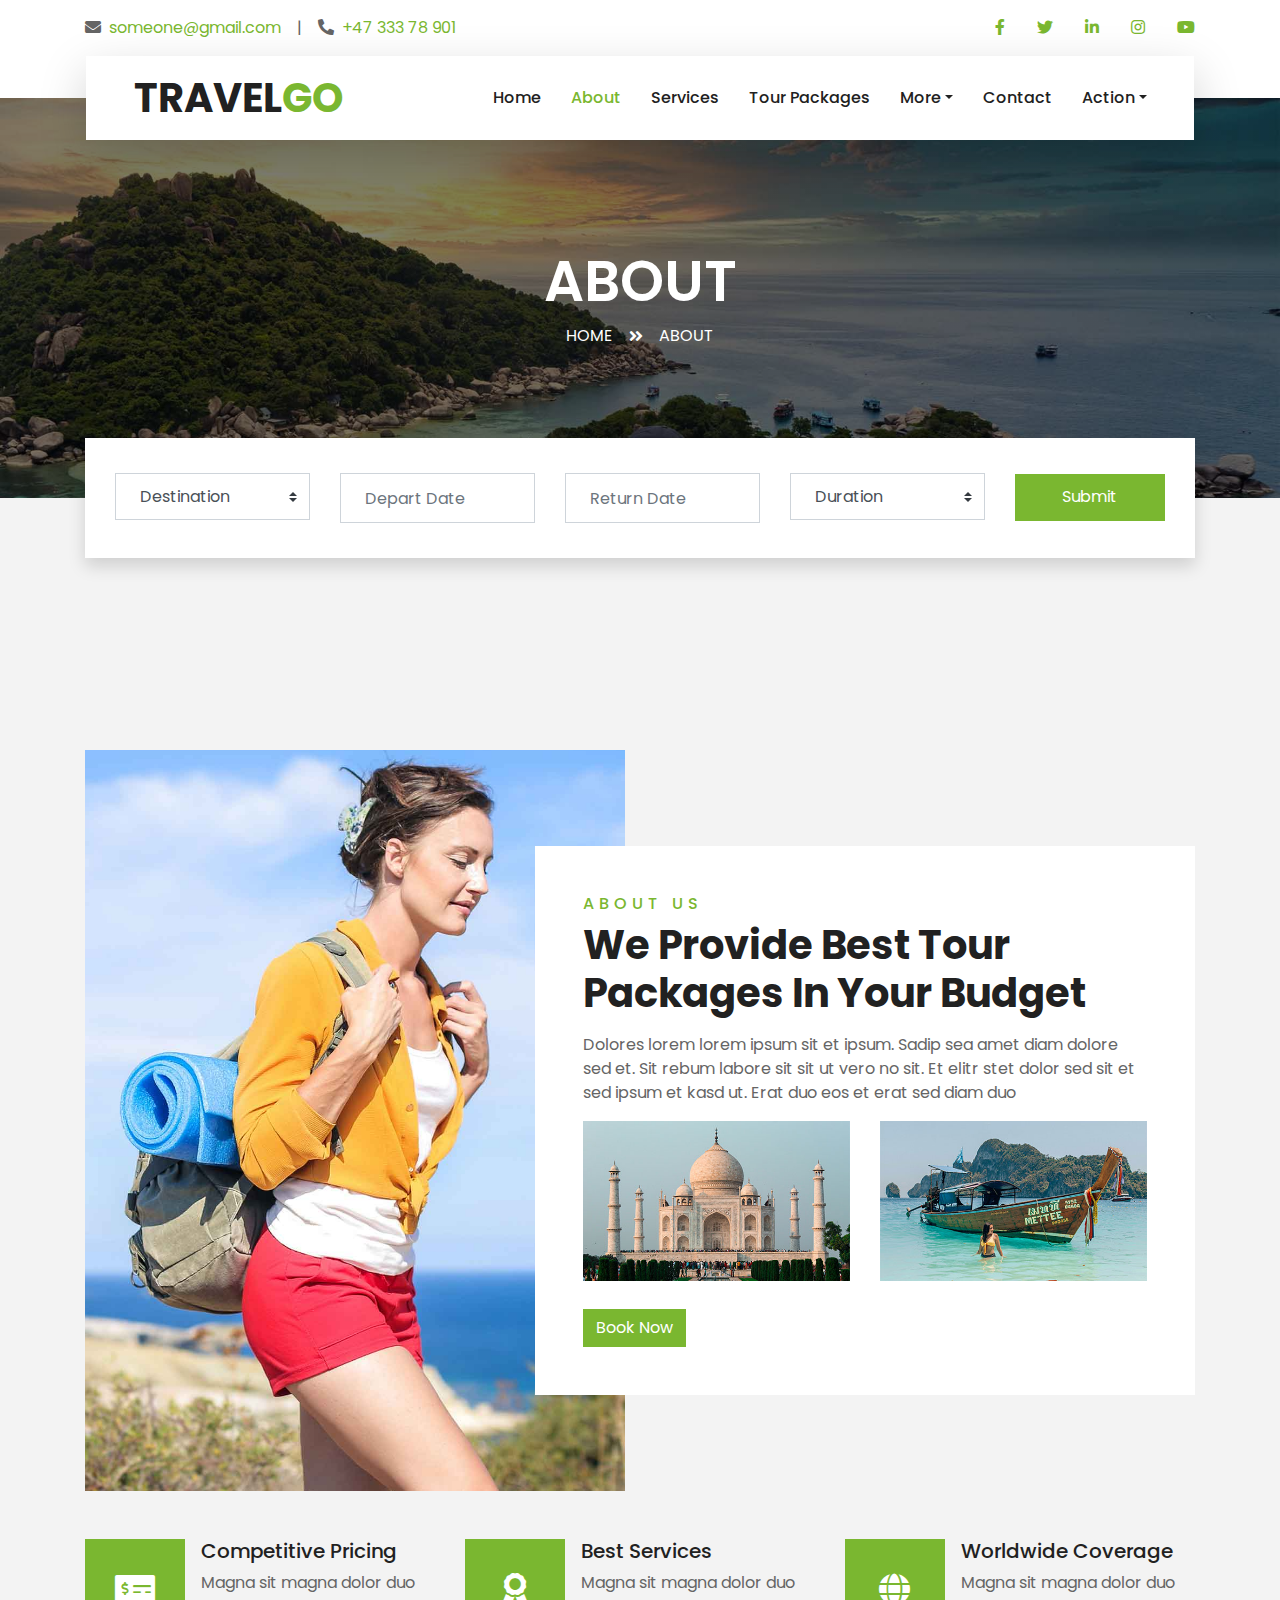
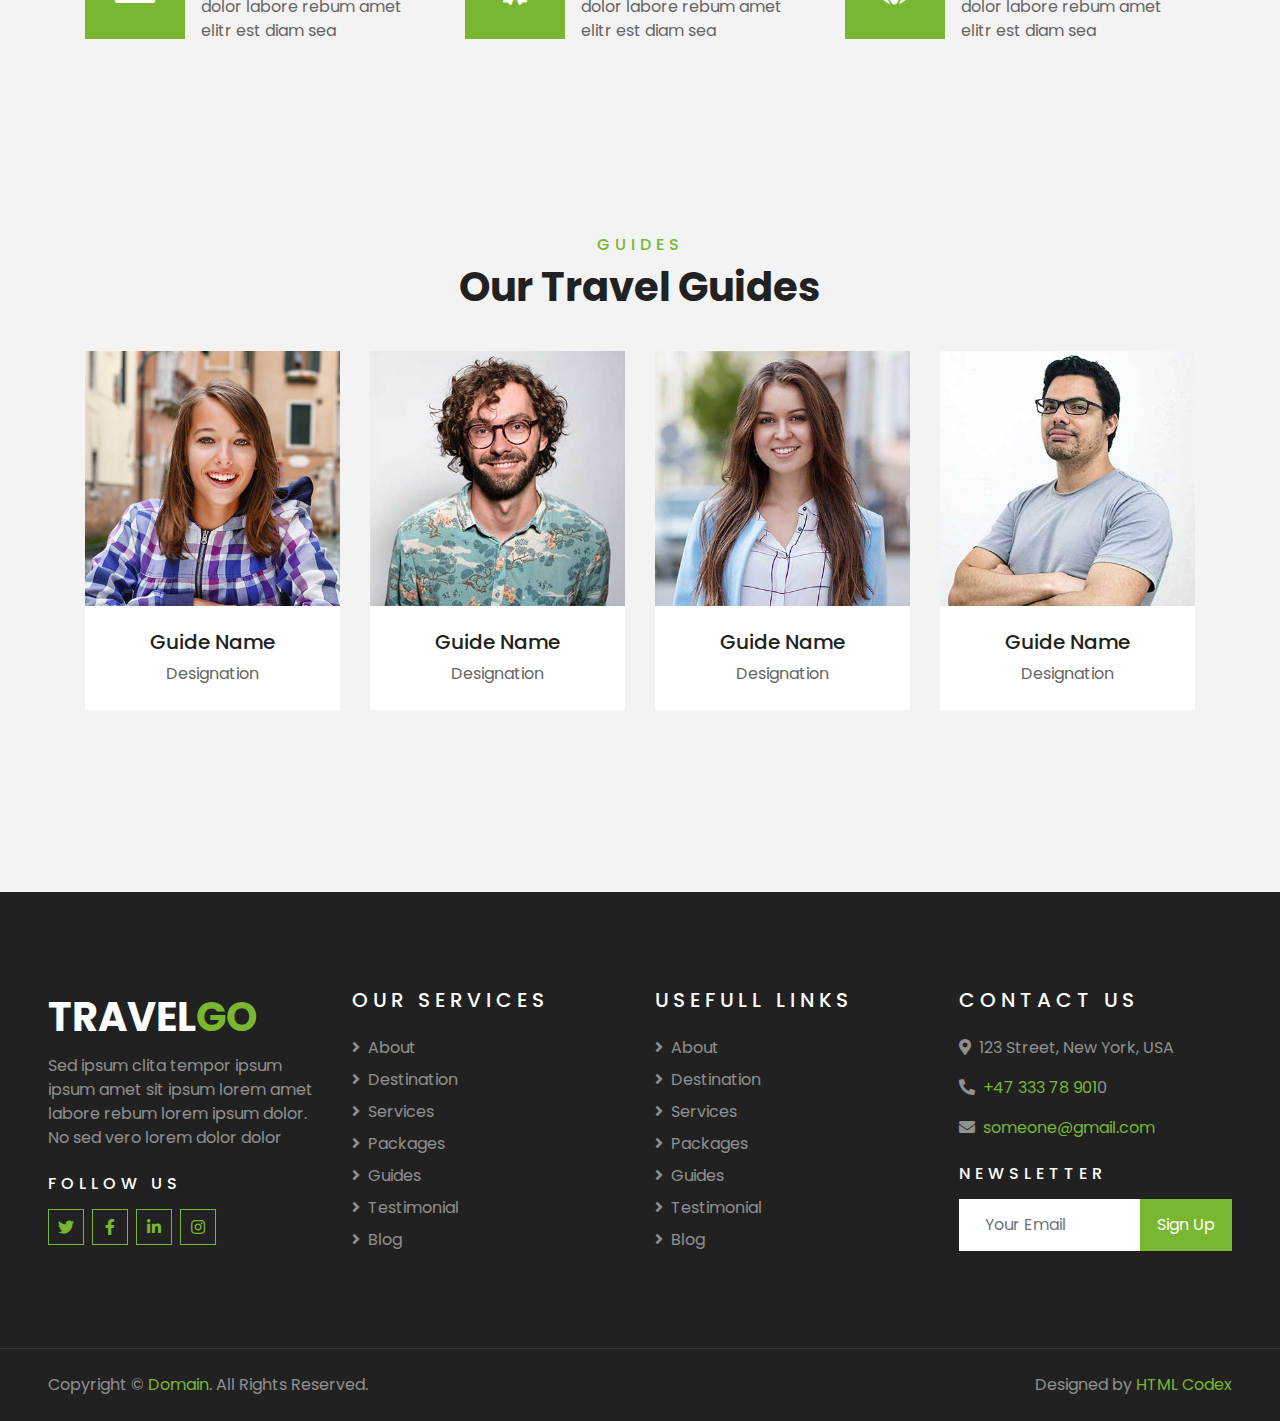
<file: about.html>
<!DOCTYPE html>
<html lang="en">

<head>
    <meta charset="utf-8">
    <title>travelgo - Go for a trip</title>
    <meta content="width=device-width, initial-scale=1.0" name="viewport">
    <meta content="Free HTML Templates" name="keywords">
    <meta content="Free HTML Templates" name="description">

    <!-- Favicon -->
    <link href="img/favicon.ico" rel="icon">

    <!-- Google Web Fonts -->
    <link rel="preconnect" href="https://fonts.gstatic.com">
    <link href="https://fonts.googleapis.com/css2?family=Poppins:wght@400;500;600;700&display=swap" rel="stylesheet"> 

    <!-- Font Awesome -->
    <link href="https://cdnjs.cloudflare.com/ajax/libs/font-awesome/5.10.0/css/all.min.css" rel="stylesheet">

    <!-- Libraries Stylesheet -->
    <link href="lib/owlcarousel/assets/owl.carousel.min.css" rel="stylesheet">
    <link href="lib/tempusdominus/css/tempusdominus-bootstrap-4.min.css" rel="stylesheet" />

    <!-- Customized Bootstrap Stylesheet -->
    <link href="css/style.css" rel="stylesheet">

</head>

<body>
    <!-- Topbar Start -->
    <div class="container-fluid bg-light pt-3 d-none d-lg-block">
        <div class="container">
            <div class="row">
                <div class="col-lg-6 text-center text-lg-left mb-2 mb-lg-0">
                    <div class="d-inline-flex align-items-center">
                        <p><i class="fa fa-envelope mr-2"></i><a href="mailto:someone@example.com">someone@gmail.com</a></p>
                        <p class="text-body px-3">|</p>
                        <p><i class="fa fa-phone-alt mr-2"></i><a href="tel:+4733378901">+47 333 78 901</a></p>
                    </div>
                </div>
                <div class="col-lg-6 text-center text-lg-right">
                    <div class="d-inline-flex align-items-center">
                        <a class="text-primary px-3" href="">
                            <i class="fab fa-facebook-f"></i>
                        </a>
                        <a class="text-primary px-3" href="">
                            <i class="fab fa-twitter"></i>
                        </a>
                        <a class="text-primary px-3" href="">
                            <i class="fab fa-linkedin-in"></i>
                        </a>
                        <a class="text-primary px-3" href="">
                            <i class="fab fa-instagram"></i>
                        </a>
                        <a class="text-primary pl-3" href="">
                            <i class="fab fa-youtube"></i>
                        </a>
                    </div>
                </div>
            </div>
        </div>
    </div>
    <!-- Topbar End -->


    <!-- Navbar Start -->
    <div class="container-fluid position-relative nav-bar p-0">
        <div class="container-lg position-relative p-0 px-lg-3" style="z-index: 9;">
            <nav class="navbar navbar-expand-lg bg-light navbar-light shadow-lg py-3 py-lg-0 pl-3 pl-lg-5">
                <a href="" class="navbar-brand">
                    <h1 class="m-0 text-primary"><span class="text-dark">TRAVEL</span>GO</h1>
                </a>
                <button type="button" class="navbar-toggler" data-toggle="collapse" data-target="#navbarCollapse">
                    <span class="navbar-toggler-icon"></span>
                </button>
                <div class="collapse navbar-collapse justify-content-between px-3" id="navbarCollapse">
                    <div class="navbar-nav ml-auto py-0">
                        <a href="index.html" class="nav-item nav-link">Home</a>
                        <a href="about.html" class="nav-item nav-link active">About</a>
                        <a href="service.html" class="nav-item nav-link">Services</a>
                        <a href="package.html" class="nav-item nav-link">Tour Packages</a>
                        <div class="nav-item dropdown">
                            <a href="#" class="nav-link dropdown-toggle" data-toggle="dropdown">More</a>
                            <div class="dropdown-menu border-0 rounded-0 m-0">
                              
                                <a href="single.html" class="dropdown-item">Package Detail</a>
                                <a href="destination.html" class="dropdown-item">Destination</a>
                                <a href="guide.html" class="dropdown-item">Travel Guides</a>
                                <a href="testimonial.html" class="dropdown-item">Testimonial</a>
                            </div>
                        </div>
                        <a href="contact.html" class="nav-item nav-link">Contact</a>
                        <div class="nav-item dropdown">
                            <a href="#" class="nav-link dropdown-toggle" data-toggle="dropdown">Action</a>
                            <div class="dropdown-menu border-0 rounded-0 m-0">
                                <a href="login.html" class="dropdown-item">Login</a>
                                <a href="registration.html" class="dropdown-item">Registration</a>

                            </div>
                        </div>
                    </div>
                </div>
            </nav>
        </div>
    </div>
    <!-- Navbar End -->


    <!-- Header Start -->
    <div class="container-fluid page-header">
        <div class="container">
            <div class="d-flex flex-column align-items-center justify-content-center" style="min-height: 400px">
                <h3 class="display-4 text-white text-uppercase">About</h3>
                <div class="d-inline-flex text-white">
                    <p class="m-0 text-uppercase"><a class="text-white" href="">Home</a></p>
                    <i class="fa fa-angle-double-right pt-1 px-3"></i>
                    <p class="m-0 text-uppercase">About</p>
                </div>
            </div>
        </div>
    </div>
    <!-- Header End -->


    <!-- Booking Start -->
    <div class="container-fluid booking mt-5 pb-5">
        <div class="container pb-5">
            <div class="bg-light shadow" style="padding: 30px;">
                <div class="row align-items-center" style="min-height: 60px;">
                    <div class="col-md-10">
                        <div class="row">
                            <div class="col-md-3">
                                <div class="mb-3 mb-md-0">
                                    <select class="custom-select px-4" style="height: 47px;">
                                        <option selected>Destination</option>
                                        <option value="1">Destination 1</option>
                                        <option value="2">Destination 1</option>
                                        <option value="3">Destination 1</option>
                                    </select>
                                </div>
                            </div>
                            <div class="col-md-3">
                                <div class="mb-3 mb-md-0">
                                    <div class="date" id="date1" data-target-input="nearest">
                                        <input type="text" class="form-control p-4 datetimepicker-input" placeholder="Depart Date" data-target="#date1" data-toggle="datetimepicker"/>
                                    </div>
                                </div>
                            </div>
                            <div class="col-md-3">
                                <div class="mb-3 mb-md-0">
                                    <div class="date" id="date2" data-target-input="nearest">
                                        <input type="text" class="form-control p-4 datetimepicker-input" placeholder="Return Date" data-target="#date2" data-toggle="datetimepicker"/>
                                    </div>
                                </div>
                            </div>
                            <div class="col-md-3">
                                <div class="mb-3 mb-md-0">
                                    <select class="custom-select px-4" style="height: 47px;">
                                        <option selected>Duration</option>
                                        <option value="1">Duration 1</option>
                                        <option value="2">Duration 1</option>
                                        <option value="3">Duration 1</option>
                                    </select>
                                </div>
                            </div>
                        </div>
                    </div>
                    <div class="col-md-2">
                        <button class="btn btn-primary btn-block" type="submit" style="height: 47px; margin-top: -2px;"  data-toggle="modal" data-target="#invoiceModal">Submit</button>
                    </div>
                </div>
            </div>
        </div>
    </div>
    <!-- Booking End -->

    <div class="modal" id="invoiceModal" tabindex="-1" role="dialog" aria-labelledby="invoiceModalLabel" aria-hidden="true">
        <div class="modal-dialog" role="document">
          <div class="modal-content">
            <div class="modal-header">
              <h5 class="modal-title" id="invoiceModalLabel">Invoice</h5>
              <button type="button" class="close" data-dismiss="modal" aria-label="Close">
                <span aria-hidden="true">&times;</span>
              </button>
            </div>
            <div class="modal-body">
              <!-- Invoice content goes here -->
              <div class="row">
                <div class="col-md-6">
                  <p><strong>Invoice Number:</strong> INV-2022001</p>
                 
                </div>
                <div class="col-md-6">
                    <p><strong>Date:</strong> January 16, 2024</p>
                  <p><strong>Billed To:</strong> John Doe</p>
                
                </div>
              </div>


    <div class="container">
        <h2>Travel Details</h2>
        <div class="table-responsive">
          <table class="table table-bordered">
            <thead>
              <tr>
                <th>Destination Name</th>
                <th>Start Date</th>
                <th>Return Date</th>
                <th>Price</th>
              </tr>
            </thead>
            <tbody>
              <tr>
                <td>Destination 1</td>
                <td>2024-01-01</td>
                <td>2024-01-10</td>
                <td>$500</td>
              </tr>
              <tr>
                <td>Destination 2</td>
                <td>2024-02-01</td>
                <td>2024-02-10</td>
                <td>$700</td>
              </tr>
              <!-- Add more rows as needed -->
      
              <!-- Total row -->
              <tr>
                <td colspan="3" class="text-right"><strong>Total:</strong></td>
                <td><strong>$1200</strong></td>
              </tr>
              <tr>
                <td colspan="2"> <form>
                    <div class="form-row align-items-center">
                      <div class="col-auto">
                        <label class="sr-only" for="referralId">Referral ID</label>
                        <input type="text" class="form-control mb-2" id="referralId" placeholder="Enter Referral ID">
                      </div>
                      <div class="col-auto">
                        <button type="submit" class="btn btn-outline-primary mb-2">Submit</button>
                      </div>
                    </div>
                  </form> </td>
           
                <td><strong>discount</strong></td>
                <td>$700</td>
              </tr>
              <td colspan="3" class="text-right"><strong>Grand Total</strong></td>
              <td> 500$</td>
              <tr>

              </tr>
            </tbody>
          </table>
        </div>
      </div>
      

              <!-- Additional invoice details -->
            </div>
            <div class="modal-footer">
              <button type="button" class="btn btn-secondary" data-dismiss="modal">Close</button>
              <button type="button" class="btn btn-primary">Pay Now</button>
            </div>
          </div>
        </div>
      </div>
      

    <!-- About Start -->
    <div class="container-fluid py-5">
        <div class="container pt-5">
            <div class="row">
                <div class="col-lg-6" style="min-height: 500px;">
                    <div class="position-relative h-100">
                        <img class="position-absolute w-100 h-100" src="img/about.jpg" style="object-fit: cover;">
                    </div>
                </div>
                <div class="col-lg-6 pt-5 pb-lg-5">
                    <div class="about-text bg-white p-4 p-lg-5 my-lg-5">
                        <h6 class="text-primary text-uppercase" style="letter-spacing: 5px;">About Us</h6>
                        <h1 class="mb-3">We Provide Best Tour Packages In Your Budget</h1>
                        <p>Dolores lorem lorem ipsum sit et ipsum. Sadip sea amet diam dolore sed et. Sit rebum labore sit sit ut vero no sit. Et elitr stet dolor sed sit et sed ipsum et kasd ut. Erat duo eos et erat sed diam duo</p>
                        <div class="row mb-4">
                            <div class="col-6">
                                <img class="img-fluid" src="img/about-1.jpg" alt="">
                            </div>
                            <div class="col-6">
                                <img class="img-fluid" src="img/about-2.jpg" alt="">
                            </div>
                        </div>
                        <a href="" class="btn btn-primary mt-1">Book Now</a>
                    </div>
                </div>
            </div>
        </div>
    </div>
    <!-- About End -->


    <!-- Feature Start -->
    <div class="container-fluid pb-5">
        <div class="container pb-5">
            <div class="row">
                <div class="col-md-4">
                    <div class="d-flex mb-4 mb-lg-0">
                        <div class="d-flex flex-shrink-0 align-items-center justify-content-center bg-primary mr-3" style="height: 100px; width: 100px;">
                            <i class="fa fa-2x fa-money-check-alt text-white"></i>
                        </div>
                        <div class="d-flex flex-column">
                            <h5 class="">Competitive Pricing</h5>
                            <p class="m-0">Magna sit magna dolor duo dolor labore rebum amet elitr est diam sea</p>
                        </div>
                    </div>
                </div>
                <div class="col-md-4">
                    <div class="d-flex mb-4 mb-lg-0">
                        <div class="d-flex flex-shrink-0 align-items-center justify-content-center bg-primary mr-3" style="height: 100px; width: 100px;">
                            <i class="fa fa-2x fa-award text-white"></i>
                        </div>
                        <div class="d-flex flex-column">
                            <h5 class="">Best Services</h5>
                            <p class="m-0">Magna sit magna dolor duo dolor labore rebum amet elitr est diam sea</p>
                        </div>
                    </div>
                </div>
                <div class="col-md-4">
                    <div class="d-flex mb-4 mb-lg-0">
                        <div class="d-flex flex-shrink-0 align-items-center justify-content-center bg-primary mr-3" style="height: 100px; width: 100px;">
                            <i class="fa fa-2x fa-globe text-white"></i>
                        </div>
                        <div class="d-flex flex-column">
                            <h5 class="">Worldwide Coverage</h5>
                            <p class="m-0">Magna sit magna dolor duo dolor labore rebum amet elitr est diam sea</p>
                        </div>
                    </div>
                </div>
            </div>
        </div>
    </div>
    <!-- Feature End -->
    <!--adddddddddddddd-->
    <!-- Team Start -->
    <div class="container-fluid py-5">
        <div class="container pt-5 pb-3">
            <div class="text-center mb-3 pb-3">
                <h6 class="text-primary text-uppercase" style="letter-spacing: 5px;">Guides</h6>
                <h1>Our Travel Guides</h1>
            </div>
            <div class="row">
                <div class="col-lg-3 col-md-4 col-sm-6 pb-1">
                    <div class="team-item bg-white mb-4">
                        <div class="team-img position-relative overflow-hidden">
                            <img class="img-fluid w-100" src="img/team-1.jpg" alt="">
                            <div class="team-social">
                                <a class="btn btn-outline-primary btn-square" href=""><i class="fab fa-twitter"></i></a>
                                <a class="btn btn-outline-primary btn-square" href=""><i class="fab fa-facebook-f"></i></a>
                                <a class="btn btn-outline-primary btn-square" href=""><i class="fab fa-instagram"></i></a>
                                <a class="btn btn-outline-primary btn-square" href=""><i class="fab fa-linkedin-in"></i></a>
                            </div>
                        </div>
                        <div class="text-center py-4">
                            <h5 class="text-truncate">Guide Name</h5>
                            <p class="m-0">Designation</p>
                        </div>
                    </div>
                </div>
                <div class="col-lg-3 col-md-4 col-sm-6 pb-1">
                    <div class="team-item bg-white mb-4">
                        <div class="team-img position-relative overflow-hidden">
                            <img class="img-fluid w-100" src="img/team-2.jpg" alt="">
                            <div class="team-social">
                                <a class="btn btn-outline-primary btn-square" href=""><i class="fab fa-twitter"></i></a>
                                <a class="btn btn-outline-primary btn-square" href=""><i class="fab fa-facebook-f"></i></a>
                                <a class="btn btn-outline-primary btn-square" href=""><i class="fab fa-instagram"></i></a>
                                <a class="btn btn-outline-primary btn-square" href=""><i class="fab fa-linkedin-in"></i></a>
                            </div>
                        </div>
                        <div class="text-center py-4">
                            <h5 class="text-truncate">Guide Name</h5>
                            <p class="m-0">Designation</p>
                        </div>
                    </div>
                </div>
                <div class="col-lg-3 col-md-4 col-sm-6 pb-1">
                    <div class="team-item bg-white mb-4">
                        <div class="team-img position-relative overflow-hidden">
                            <img class="img-fluid w-100" src="img/team-3.jpg" alt="">
                            <div class="team-social">
                                <a class="btn btn-outline-primary btn-square" href=""><i class="fab fa-twitter"></i></a>
                                <a class="btn btn-outline-primary btn-square" href=""><i class="fab fa-facebook-f"></i></a>
                                <a class="btn btn-outline-primary btn-square" href=""><i class="fab fa-instagram"></i></a>
                                <a class="btn btn-outline-primary btn-square" href=""><i class="fab fa-linkedin-in"></i></a>
                            </div>
                        </div>
                        <div class="text-center py-4">
                            <h5 class="text-truncate">Guide Name</h5>
                            <p class="m-0">Designation</p>
                        </div>
                    </div>
                </div>
                <div class="col-lg-3 col-md-4 col-sm-6 pb-1">
                    <div class="team-item bg-white mb-4">
                        <div class="team-img position-relative overflow-hidden">
                            <img class="img-fluid w-100" src="img/team-4.jpg" alt="">
                            <div class="team-social">
                                <a class="btn btn-outline-primary btn-square" href=""><i class="fab fa-twitter"></i></a>
                                <a class="btn btn-outline-primary btn-square" href=""><i class="fab fa-facebook-f"></i></a>
                                <a class="btn btn-outline-primary btn-square" href=""><i class="fab fa-instagram"></i></a>
                                <a class="btn btn-outline-primary btn-square" href=""><i class="fab fa-linkedin-in"></i></a>
                            </div>
                        </div>
                        <div class="text-center py-4">
                            <h5 class="text-truncate">Guide Name</h5>
                            <p class="m-0">Designation</p>
                        </div>
                    </div>
                </div>
            </div>
        </div>
    </div>
    <!-- Team End -->


    <!-- Footer Start -->
    <div class="container-fluid bg-dark text-white-50 py-5 px-sm-3 px-lg-5" style="margin-top: 90px;">
        <div class="row pt-5">
            <div class="col-lg-3 col-md-6 mb-5">
                <a href="" class="navbar-brand">
                    <h1 class="text-primary"><span class="text-white">TRAVEL</span>GO</h1>
                </a>
                <p>Sed ipsum clita tempor ipsum ipsum amet sit ipsum lorem amet labore rebum lorem ipsum dolor. No sed vero lorem dolor dolor</p>
                <h6 class="text-white text-uppercase mt-4 mb-3" style="letter-spacing: 5px;">Follow Us</h6>
                <div class="d-flex justify-content-start">
                    <a class="btn btn-outline-primary btn-square mr-2" href="#"><i class="fab fa-twitter"></i></a>
                    <a class="btn btn-outline-primary btn-square mr-2" href="#"><i class="fab fa-facebook-f"></i></a>
                    <a class="btn btn-outline-primary btn-square mr-2" href="#"><i class="fab fa-linkedin-in"></i></a>
                    <a class="btn btn-outline-primary btn-square" href="#"><i class="fab fa-instagram"></i></a>
                </div>
            </div>
            <div class="col-lg-3 col-md-6 mb-5">
                <h5 class="text-white text-uppercase mb-4" style="letter-spacing: 5px;">Our Services</h5>
                <div class="d-flex flex-column justify-content-start">
                    <a class="text-white-50 mb-2" href="#"><i class="fa fa-angle-right mr-2"></i>About</a>
                    <a class="text-white-50 mb-2" href="#"><i class="fa fa-angle-right mr-2"></i>Destination</a>
                    <a class="text-white-50 mb-2" href="#"><i class="fa fa-angle-right mr-2"></i>Services</a>
                    <a class="text-white-50 mb-2" href="#"><i class="fa fa-angle-right mr-2"></i>Packages</a>
                    <a class="text-white-50 mb-2" href="#"><i class="fa fa-angle-right mr-2"></i>Guides</a>
                    <a class="text-white-50 mb-2" href="#"><i class="fa fa-angle-right mr-2"></i>Testimonial</a>
                    <a class="text-white-50" href="#"><i class="fa fa-angle-right mr-2"></i>Blog</a>
                </div>
            </div>
            <div class="col-lg-3 col-md-6 mb-5">
                <h5 class="text-white text-uppercase mb-4" style="letter-spacing: 5px;">Usefull Links</h5>
                <div class="d-flex flex-column justify-content-start">
                    <a class="text-white-50 mb-2" href="#"><i class="fa fa-angle-right mr-2"></i>About</a>
                    <a class="text-white-50 mb-2" href="#"><i class="fa fa-angle-right mr-2"></i>Destination</a>
                    <a class="text-white-50 mb-2" href="#"><i class="fa fa-angle-right mr-2"></i>Services</a>
                    <a class="text-white-50 mb-2" href="#"><i class="fa fa-angle-right mr-2"></i>Packages</a>
                    <a class="text-white-50 mb-2" href="#"><i class="fa fa-angle-right mr-2"></i>Guides</a>
                    <a class="text-white-50 mb-2" href="#"><i class="fa fa-angle-right mr-2"></i>Testimonial</a>
                    <a class="text-white-50" href="#"><i class="fa fa-angle-right mr-2"></i>Blog</a>
                </div>
            </div>
            <div class="col-lg-3 col-md-6 mb-5">
                <h5 class="text-white text-uppercase mb-4" style="letter-spacing: 5px;">Contact Us</h5>
                <p><i class="fa fa-map-marker-alt mr-2"></i>123 Street, New York, USA</p>
                <p><i class="fa fa-phone-alt mr-2"></i><a href="tel:+4733378901">+47 333 78 901</a>0</p>
                <p><i class="fa fa-envelope mr-2"></i><a href="mailto:someone@example.com">someone@gmail.com</a></p>
                <h6 class="text-white text-uppercase mt-4 mb-3" style="letter-spacing: 5px;">Newsletter</h6>
                <div class="w-100">
                    <div class="input-group">
                        <input type="text" class="form-control border-light" style="padding: 25px;" placeholder="Your Email">
                        <div class="input-group-append">
                            <button class="btn btn-primary px-3">Sign Up</button>
                        </div>
                    </div>
                </div>
            </div>
        </div>
    </div>
    <div class="container-fluid bg-dark text-white border-top py-4 px-sm-3 px-md-5" style="border-color: rgba(256, 256, 256, .1) !important;">
        <div class="row">
            <div class="col-lg-6 text-center text-md-left mb-3 mb-md-0">
                <p class="m-0 text-white-50">Copyright &copy; <a href="#">Domain</a>. All Rights Reserved.</a>
                </p>
            </div>
            <div class="col-lg-6 text-center text-md-right">
                <p class="m-0 text-white-50">Designed by <a href="https://htmlcodex.com">HTML Codex</a>
                </p>
            </div>
        </div>
    </div>
    <!-- Footer End -->


    <!-- Back to Top -->
    <a href="#" class="btn btn-lg btn-primary btn-lg-square back-to-top"><i class="fa fa-angle-double-up"></i></a>


    <!-- JavaScript Libraries -->
    <script src="https://code.jquery.com/jquery-3.4.1.min.js"></script>
    <script src="https://stackpath.bootstrapcdn.com/bootstrap/4.4.1/js/bootstrap.bundle.min.js"></script>
    <script src="lib/easing/easing.min.js"></script>
    <script src="lib/owlcarousel/owl.carousel.min.js"></script>
    <script src="lib/tempusdominus/js/moment.min.js"></script>
    <script src="lib/tempusdominus/js/moment-timezone.min.js"></script>
    <script src="lib/tempusdominus/js/tempusdominus-bootstrap-4.min.js"></script>

    <!-- Contact Javascript File -->
    <script src="mail/jqBootstrapValidation.min.js"></script>
    <script src="mail/contact.js"></script>

    <!-- Template Javascript -->
    <script src="js/main.js"></script>
</body>

</html>
</file>
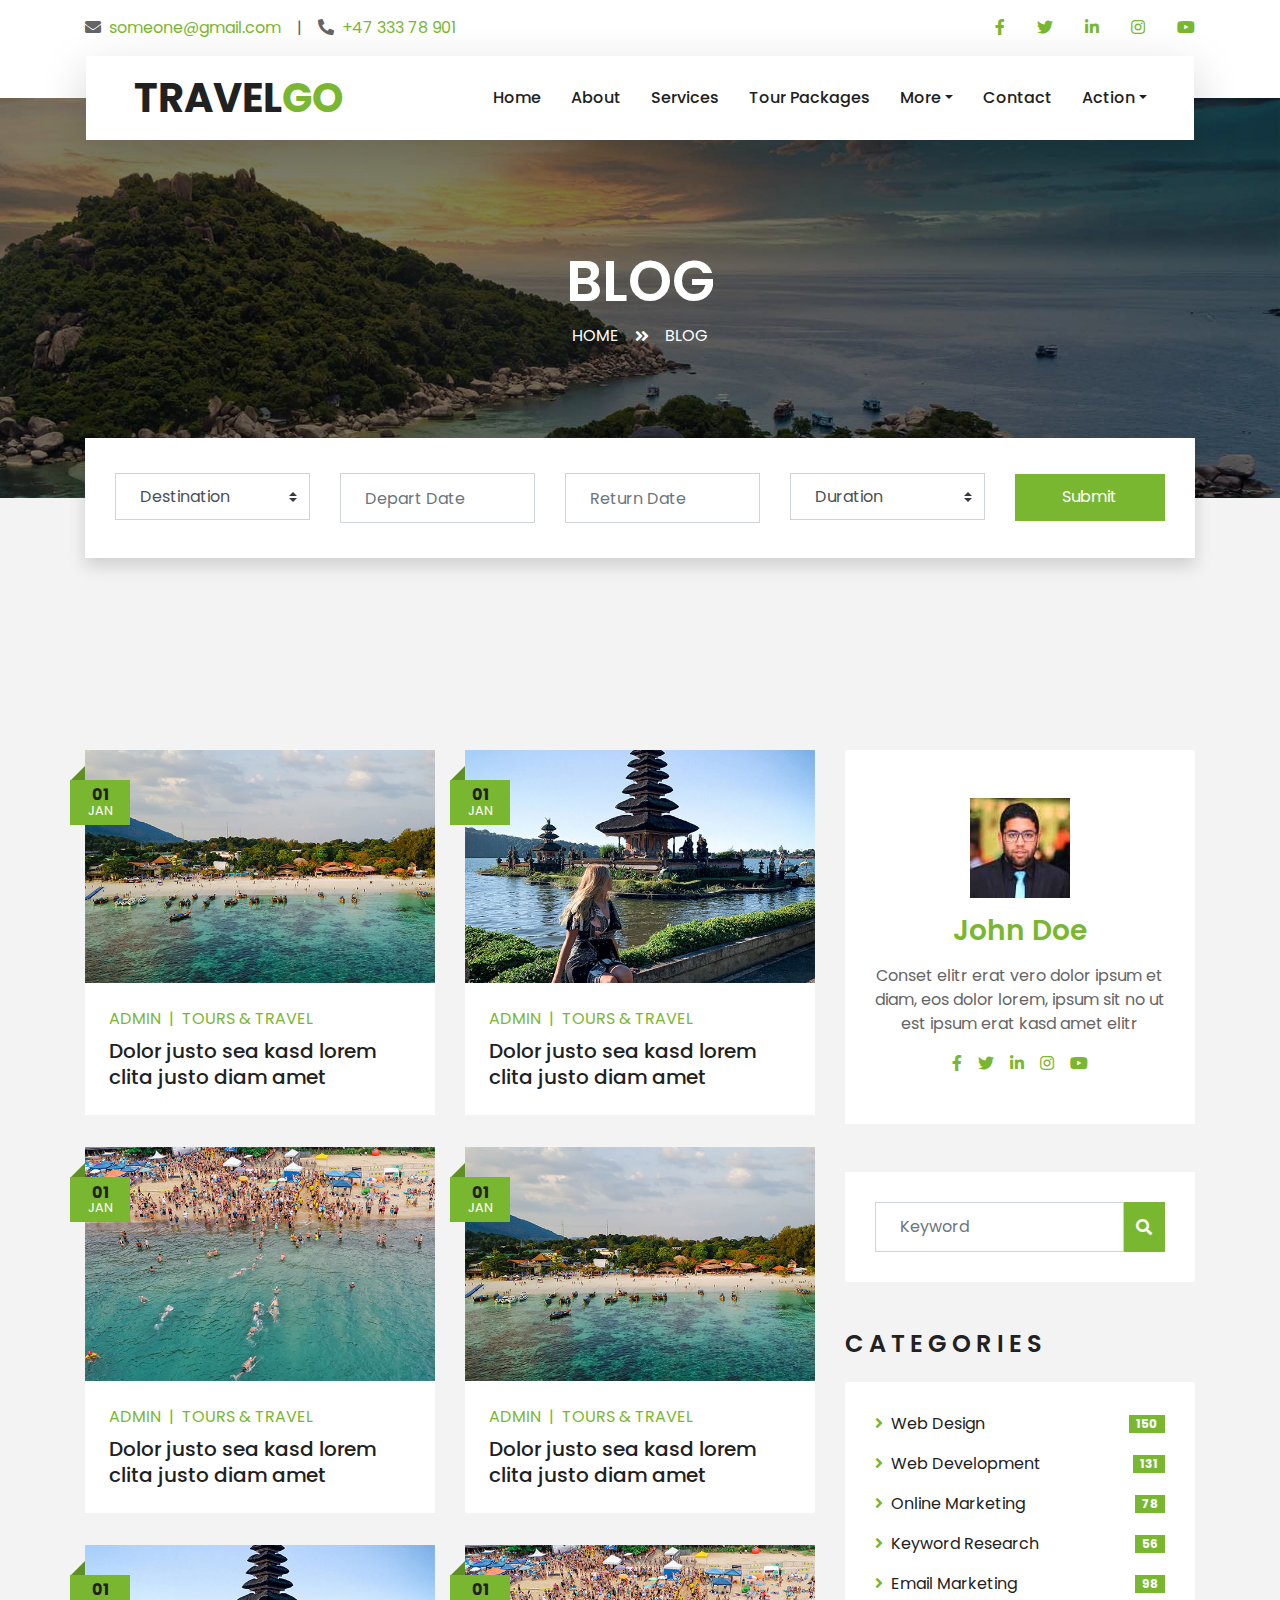
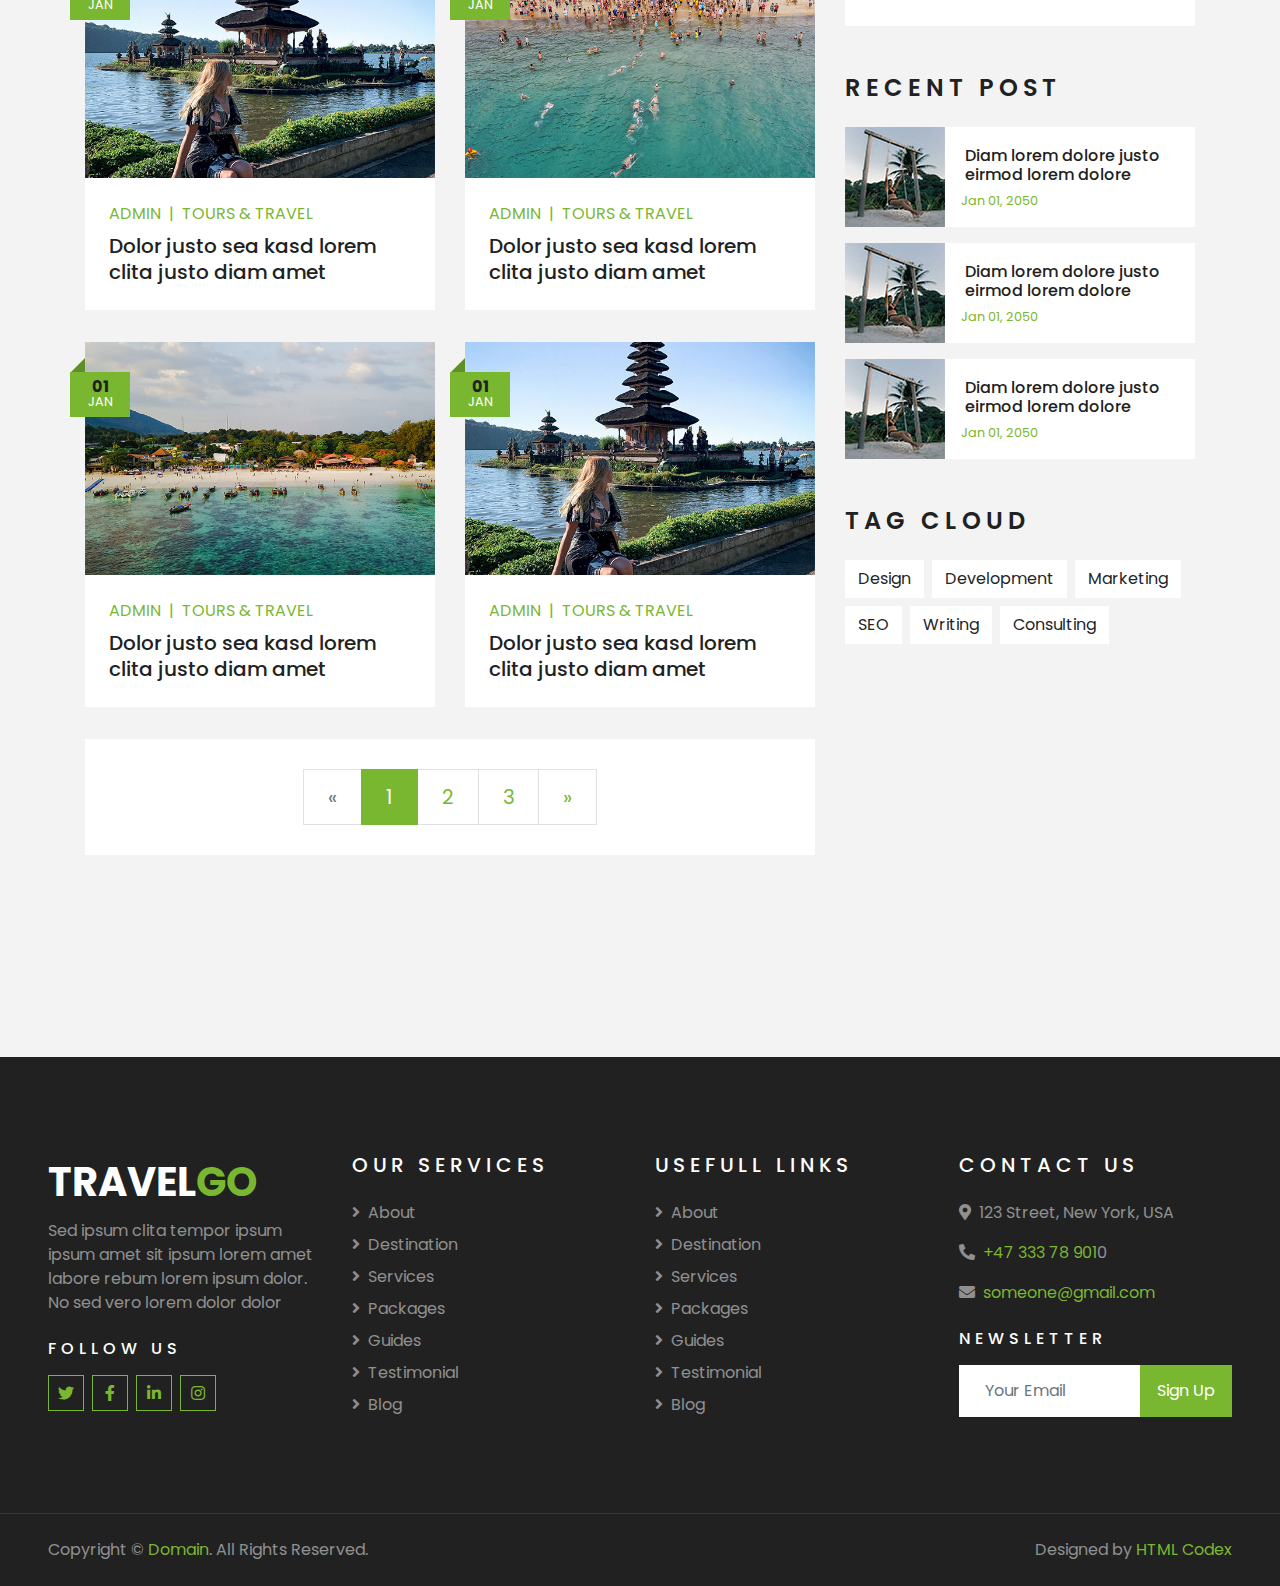
<file: blog.html>
<!DOCTYPE html>
<html lang="en">

<head>
    <meta charset="utf-8">
    <title>travelgo - Go for a trip</title>
    <meta content="width=device-width, initial-scale=1.0" name="viewport">
    <meta content="Free HTML Templates" name="keywords">
    <meta content="Free HTML Templates" name="description">

    <!-- Favicon -->
    <link href="img/favicon.ico" rel="icon">

    <!-- Google Web Fonts -->
    <link rel="preconnect" href="https://fonts.gstatic.com">
    <link href="https://fonts.googleapis.com/css2?family=Poppins:wght@400;500;600;700&display=swap" rel="stylesheet"> 

    <!-- Font Awesome -->
    <link href="https://cdnjs.cloudflare.com/ajax/libs/font-awesome/5.10.0/css/all.min.css" rel="stylesheet">

    <!-- Libraries Stylesheet -->
    <link href="lib/owlcarousel/assets/owl.carousel.min.css" rel="stylesheet">
    <link href="lib/tempusdominus/css/tempusdominus-bootstrap-4.min.css" rel="stylesheet" />

    <!-- Customized Bootstrap Stylesheet -->
    <link href="css/style.css" rel="stylesheet">

 
</head>

<body>
    <!-- Topbar Start -->
    <div class="container-fluid bg-light pt-3 d-none d-lg-block">
        <div class="container">
            <div class="row">
                <div class="col-lg-6 text-center text-lg-left mb-2 mb-lg-0">
                    <div class="d-inline-flex align-items-center">
                        <p><i class="fa fa-envelope mr-2"></i><a href="mailto:someone@example.com">someone@gmail.com</a></p>
                        <p class="text-body px-3">|</p>
                        <p><i class="fa fa-phone-alt mr-2"></i><a href="tel:+4733378901">+47 333 78 901</a></p>
                    </div>
                </div>
                <div class="col-lg-6 text-center text-lg-right">
                    <div class="d-inline-flex align-items-center">
                        <a class="text-primary px-3" href="">
                            <i class="fab fa-facebook-f"></i>
                        </a>
                        <a class="text-primary px-3" href="">
                            <i class="fab fa-twitter"></i>
                        </a>
                        <a class="text-primary px-3" href="">
                            <i class="fab fa-linkedin-in"></i>
                        </a>
                        <a class="text-primary px-3" href="">
                            <i class="fab fa-instagram"></i>
                        </a>
                        <a class="text-primary pl-3" href="">
                            <i class="fab fa-youtube"></i>
                        </a>
                    </div>
                </div>
            </div>
        </div>
    </div>
    <!-- Topbar End -->


    <!-- Navbar Start -->
    <div class="container-fluid position-relative nav-bar p-0">
        <div class="container-lg position-relative p-0 px-lg-3" style="z-index: 9;">
            <nav class="navbar navbar-expand-lg bg-light navbar-light shadow-lg py-3 py-lg-0 pl-3 pl-lg-5">
                <a href="" class="navbar-brand">
                    <h1 class="m-0 text-primary"><span class="text-dark">TRAVEL</span>GO</h1>
                </a>
                <button type="button" class="navbar-toggler" data-toggle="collapse" data-target="#navbarCollapse">
                    <span class="navbar-toggler-icon"></span>
                </button>
                <div class="collapse navbar-collapse justify-content-between px-3" id="navbarCollapse">
                    <div class="navbar-nav ml-auto py-0">
                        <a href="index.html" class="nav-item nav-link">Home</a>
                        <a href="about.html" class="nav-item nav-link">About</a>
                        <a href="service.html" class="nav-item nav-link">Services</a>
                        <a href="package.html" class="nav-item nav-link">Tour Packages</a>
                        <div class="nav-item dropdown">
                            <a href="#" class="nav-link dropdown-toggle" data-toggle="dropdown">More</a>
                            <div class="dropdown-menu border-0 rounded-0 m-0">
                              
                                <a href="single.html" class="dropdown-item">Package Detail</a>
                                <a href="destination.html" class="dropdown-item">Destination</a>
                                <a href="guide.html" class="dropdown-item">Travel Guides</a>
                                <a href="testimonial.html" class="dropdown-item">Testimonial</a>
                            </div>
                        </div>
                        <a href="contact.html" class="nav-item nav-link">Contact</a>
                        <div class="nav-item dropdown">
                            <a href="#" class="nav-link dropdown-toggle" data-toggle="dropdown">Action</a>
                            <div class="dropdown-menu border-0 rounded-0 m-0">
                                <a href="login.html" class="dropdown-item">Login</a>
                                <a href="registration.html" class="dropdown-item">Registration</a>

                            </div>
                        </div>
                    </div>
                </div>
            </nav>
        </div>
    </div>
    <!-- Navbar End -->


    <!-- Header Start -->
    <div class="container-fluid page-header">
        <div class="container">
            <div class="d-flex flex-column align-items-center justify-content-center" style="min-height: 400px">
                <h3 class="display-4 text-white text-uppercase">Blog</h3>
                <div class="d-inline-flex text-white">
                    <p class="m-0 text-uppercase"><a class="text-white" href="">Home</a></p>
                    <i class="fa fa-angle-double-right pt-1 px-3"></i>
                    <p class="m-0 text-uppercase">Blog</p>
                </div>
            </div>
        </div>
    </div>
    <!-- Header End -->


      <!-- Booking Start -->
      <div class="container-fluid booking mt-5 pb-5">
        <div class="container pb-5">
            <div class="bg-light shadow" style="padding: 30px;">
                <div class="row align-items-center" style="min-height: 60px;">
                    <div class="col-md-10">
                        <div class="row">
                            <div class="col-md-3">
                                <div class="mb-3 mb-md-0">
                                    <select class="custom-select px-4" style="height: 47px;">
                                        <option selected>Destination</option>
                                        <option value="1">Destination 1</option>
                                        <option value="2">Destination 1</option>
                                        <option value="3">Destination 1</option>
                                    </select>
                                </div>
                            </div>
                            <div class="col-md-3">
                                <div class="mb-3 mb-md-0">
                                    <div class="date" id="date1" data-target-input="nearest">
                                        <input type="text" class="form-control p-4 datetimepicker-input" placeholder="Depart Date" data-target="#date1" data-toggle="datetimepicker"/>
                                    </div>
                                </div>
                            </div>
                            <div class="col-md-3">
                                <div class="mb-3 mb-md-0">
                                    <div class="date" id="date2" data-target-input="nearest">
                                        <input type="text" class="form-control p-4 datetimepicker-input" placeholder="Return Date" data-target="#date2" data-toggle="datetimepicker"/>
                                    </div>
                                </div>
                            </div>
                            <div class="col-md-3">
                                <div class="mb-3 mb-md-0">
                                    <select class="custom-select px-4" style="height: 47px;">
                                        <option selected>Duration</option>
                                        <option value="1">Duration 1</option>
                                        <option value="2">Duration 1</option>
                                        <option value="3">Duration 1</option>
                                    </select>
                                </div>
                            </div>
                        </div>
                    </div>
                    <div class="col-md-2">
                        <button class="btn btn-primary btn-block" type="submit" style="height: 47px; margin-top: -2px;"  data-toggle="modal" data-target="#invoiceModal">Submit</button>
                    </div>
                </div>
            </div>
        </div>
    </div>
    <!-- Booking End -->

    <div class="modal" id="invoiceModal" tabindex="-1" role="dialog" aria-labelledby="invoiceModalLabel" aria-hidden="true">
        <div class="modal-dialog" role="document">
          <div class="modal-content">
            <div class="modal-header">
              <h5 class="modal-title" id="invoiceModalLabel">Invoice</h5>
              <button type="button" class="close" data-dismiss="modal" aria-label="Close">
                <span aria-hidden="true">&times;</span>
              </button>
            </div>
            <div class="modal-body">
              <!-- Invoice content goes here -->
              <div class="row">
                <div class="col-md-6">
                  <p><strong>Invoice Number:</strong> INV-2022001</p>
                 
                </div>
                <div class="col-md-6">
                    <p><strong>Date:</strong> January 16, 2024</p>
                  <p><strong>Billed To:</strong> John Doe</p>
                
                </div>
              </div>


    <div class="container">
        <h2>Travel Details</h2>
        <div class="table-responsive">
          <table class="table table-bordered">
            <thead>
              <tr>
                <th>Destination Name</th>
                <th>Start Date</th>
                <th>Return Date</th>
                <th>Price</th>
              </tr>
            </thead>
            <tbody>
              <tr>
                <td>Destination 1</td>
                <td>2024-01-01</td>
                <td>2024-01-10</td>
                <td>$500</td>
              </tr>
              <tr>
                <td>Destination 2</td>
                <td>2024-02-01</td>
                <td>2024-02-10</td>
                <td>$700</td>
              </tr>
              <!-- Add more rows as needed -->
      
              <!-- Total row -->
              <tr>
                <td colspan="3" class="text-right"><strong>Total:</strong></td>
                <td><strong>$1200</strong></td>
              </tr>
              <tr>
                <td colspan="2"> <form>
                    <div class="form-row align-items-center">
                      <div class="col-auto">
                        <label class="sr-only" for="referralId">Referral ID</label>
                        <input type="text" class="form-control mb-2" id="referralId" placeholder="Enter Referral ID">
                      </div>
                      <div class="col-auto">
                        <button type="submit" class="btn btn-outline-primary mb-2">Submit</button>
                      </div>
                    </div>
                  </form> </td>
           
                <td><strong>discount</strong></td>
                <td>$700</td>
              </tr>
              <td colspan="3" class="text-right"><strong>Grand Total</strong></td>
              <td> 500$</td>
              <tr>

              </tr>
            </tbody>
          </table>
        </div>
      </div>
      

              <!-- Additional invoice details -->
            </div>
            <div class="modal-footer">
              <button type="button" class="btn btn-secondary" data-dismiss="modal">Close</button>
              <button type="button" class="btn btn-primary">Pay Now</button>
            </div>
          </div>
        </div>
      </div>
      

    <!-- Blog Start -->
    <div class="container-fluid py-5">
        <div class="container py-5">
            <div class="row">
                <div class="col-lg-8">
                    <div class="row pb-3">
                        <div class="col-md-6 mb-4 pb-2">
                            <div class="blog-item">
                                <div class="position-relative">
                                    <img class="img-fluid w-100" src="img/blog-1.jpg" alt="">
                                    <div class="blog-date">
                                        <h6 class="font-weight-bold mb-n1">01</h6>
                                        <small class="text-white text-uppercase">Jan</small>
                                    </div>
                                </div>
                                <div class="bg-white p-4">
                                    <div class="d-flex mb-2">
                                        <a class="text-primary text-uppercase text-decoration-none" href="">Admin</a>
                                        <span class="text-primary px-2">|</span>
                                        <a class="text-primary text-uppercase text-decoration-none" href="">Tours & Travel</a>
                                    </div>
                                    <a class="h5 m-0 text-decoration-none" href="">Dolor justo sea kasd lorem clita justo diam amet</a>
                                </div>
                            </div>
                        </div>
                        <div class="col-md-6 mb-4 pb-2">
                            <div class="blog-item">
                                <div class="position-relative">
                                    <img class="img-fluid w-100" src="img/blog-2.jpg" alt="">
                                    <div class="blog-date">
                                        <h6 class="font-weight-bold mb-n1">01</h6>
                                        <small class="text-white text-uppercase">Jan</small>
                                    </div>
                                </div>
                                <div class="bg-white p-4">
                                    <div class="d-flex mb-2">
                                        <a class="text-primary text-uppercase text-decoration-none" href="">Admin</a>
                                        <span class="text-primary px-2">|</span>
                                        <a class="text-primary text-uppercase text-decoration-none" href="">Tours & Travel</a>
                                    </div>
                                    <a class="h5 m-0 text-decoration-none" href="">Dolor justo sea kasd lorem clita justo diam amet</a>
                                </div>
                            </div>
                        </div>
                        <div class="col-md-6 mb-4 pb-2">
                            <div class="blog-item">
                                <div class="position-relative">
                                    <img class="img-fluid w-100" src="img/blog-3.jpg" alt="">
                                    <div class="blog-date">
                                        <h6 class="font-weight-bold mb-n1">01</h6>
                                        <small class="text-white text-uppercase">Jan</small>
                                    </div>
                                </div>
                                <div class="bg-white p-4">
                                    <div class="d-flex mb-2">
                                        <a class="text-primary text-uppercase text-decoration-none" href="">Admin</a>
                                        <span class="text-primary px-2">|</span>
                                        <a class="text-primary text-uppercase text-decoration-none" href="">Tours & Travel</a>
                                    </div>
                                    <a class="h5 m-0 text-decoration-none" href="">Dolor justo sea kasd lorem clita justo diam amet</a>
                                </div>
                            </div>
                        </div>
                        <div class="col-md-6 mb-4 pb-2">
                            <div class="blog-item">
                                <div class="position-relative">
                                    <img class="img-fluid w-100" src="img/blog-1.jpg" alt="">
                                    <div class="blog-date">
                                        <h6 class="font-weight-bold mb-n1">01</h6>
                                        <small class="text-white text-uppercase">Jan</small>
                                    </div>
                                </div>
                                <div class="bg-white p-4">
                                    <div class="d-flex mb-2">
                                        <a class="text-primary text-uppercase text-decoration-none" href="">Admin</a>
                                        <span class="text-primary px-2">|</span>
                                        <a class="text-primary text-uppercase text-decoration-none" href="">Tours & Travel</a>
                                    </div>
                                    <a class="h5 m-0 text-decoration-none" href="">Dolor justo sea kasd lorem clita justo diam amet</a>
                                </div>
                            </div>
                        </div>
                        <div class="col-md-6 mb-4 pb-2">
                            <div class="blog-item">
                                <div class="position-relative">
                                    <img class="img-fluid w-100" src="img/blog-2.jpg" alt="">
                                    <div class="blog-date">
                                        <h6 class="font-weight-bold mb-n1">01</h6>
                                        <small class="text-white text-uppercase">Jan</small>
                                    </div>
                                </div>
                                <div class="bg-white p-4">
                                    <div class="d-flex mb-2">
                                        <a class="text-primary text-uppercase text-decoration-none" href="">Admin</a>
                                        <span class="text-primary px-2">|</span>
                                        <a class="text-primary text-uppercase text-decoration-none" href="">Tours & Travel</a>
                                    </div>
                                    <a class="h5 m-0 text-decoration-none" href="">Dolor justo sea kasd lorem clita justo diam amet</a>
                                </div>
                            </div>
                        </div>
                        <div class="col-md-6 mb-4 pb-2">
                            <div class="blog-item">
                                <div class="position-relative">
                                    <img class="img-fluid w-100" src="img/blog-3.jpg" alt="">
                                    <div class="blog-date">
                                        <h6 class="font-weight-bold mb-n1">01</h6>
                                        <small class="text-white text-uppercase">Jan</small>
                                    </div>
                                </div>
                                <div class="bg-white p-4">
                                    <div class="d-flex mb-2">
                                        <a class="text-primary text-uppercase text-decoration-none" href="">Admin</a>
                                        <span class="text-primary px-2">|</span>
                                        <a class="text-primary text-uppercase text-decoration-none" href="">Tours & Travel</a>
                                    </div>
                                    <a class="h5 m-0 text-decoration-none" href="">Dolor justo sea kasd lorem clita justo diam amet</a>
                                </div>
                            </div>
                        </div>
                        <div class="col-md-6 mb-4 pb-2">
                            <div class="blog-item">
                                <div class="position-relative">
                                    <img class="img-fluid w-100" src="img/blog-1.jpg" alt="">
                                    <div class="blog-date">
                                        <h6 class="font-weight-bold mb-n1">01</h6>
                                        <small class="text-white text-uppercase">Jan</small>
                                    </div>
                                </div>
                                <div class="bg-white p-4">
                                    <div class="d-flex mb-2">
                                        <a class="text-primary text-uppercase text-decoration-none" href="">Admin</a>
                                        <span class="text-primary px-2">|</span>
                                        <a class="text-primary text-uppercase text-decoration-none" href="">Tours & Travel</a>
                                    </div>
                                    <a class="h5 m-0 text-decoration-none" href="">Dolor justo sea kasd lorem clita justo diam amet</a>
                                </div>
                            </div>
                        </div>
                        <div class="col-md-6 mb-4 pb-2">
                            <div class="blog-item">
                                <div class="position-relative">
                                    <img class="img-fluid w-100" src="img/blog-2.jpg" alt="">
                                    <div class="blog-date">
                                        <h6 class="font-weight-bold mb-n1">01</h6>
                                        <small class="text-white text-uppercase">Jan</small>
                                    </div>
                                </div>
                                <div class="bg-white p-4">
                                    <div class="d-flex mb-2">
                                        <a class="text-primary text-uppercase text-decoration-none" href="">Admin</a>
                                        <span class="text-primary px-2">|</span>
                                        <a class="text-primary text-uppercase text-decoration-none" href="">Tours & Travel</a>
                                    </div>
                                    <a class="h5 m-0 text-decoration-none" href="">Dolor justo sea kasd lorem clita justo diam amet</a>
                                </div>
                            </div>
                        </div>
                        <div class="col-12">
                            <nav aria-label="Page navigation">
                                <ul class="pagination pagination-lg justify-content-center bg-white mb-0" style="padding: 30px;">
                                  <li class="page-item disabled">
                                    <a class="page-link" href="#" aria-label="Previous">
                                      <span aria-hidden="true">&laquo;</span>
                                      <span class="sr-only">Previous</span>
                                    </a>
                                  </li>
                                  <li class="page-item active"><a class="page-link" href="#">1</a></li>
                                  <li class="page-item"><a class="page-link" href="#">2</a></li>
                                  <li class="page-item"><a class="page-link" href="#">3</a></li>
                                  <li class="page-item">
                                    <a class="page-link" href="#" aria-label="Next">
                                      <span aria-hidden="true">&raquo;</span>
                                      <span class="sr-only">Next</span>
                                    </a>
                                  </li>
                                </ul>
                              </nav>
                        </div>
                    </div>
                </div>
    
                <div class="col-lg-4 mt-5 mt-lg-0">
                    <!-- Author Bio -->
                    <div class="d-flex flex-column text-center bg-white mb-5 py-5 px-4">
                        <img src="img/user.jpg" class="img-fluid mx-auto mb-3" style="width: 100px;">
                        <h3 class="text-primary mb-3">John Doe</h3>
                        <p>Conset elitr erat vero dolor ipsum et diam, eos dolor lorem, ipsum sit no ut est  ipsum erat kasd amet elitr</p>
                        <div class="d-flex justify-content-center">
                            <a class="text-primary px-2" href="">
                                <i class="fab fa-facebook-f"></i>
                            </a>
                            <a class="text-primary px-2" href="">
                                <i class="fab fa-twitter"></i>
                            </a>
                            <a class="text-primary px-2" href="">
                                <i class="fab fa-linkedin-in"></i>
                            </a>
                            <a class="text-primary px-2" href="">
                                <i class="fab fa-instagram"></i>
                            </a>
                            <a class="text-primary px-2" href="">
                                <i class="fab fa-youtube"></i>
                            </a>
                        </div>
                    </div>
    
                    <!-- Search Form -->
                    <div class="mb-5">
                        <div class="bg-white" style="padding: 30px;">
                            <div class="input-group">
                                <input type="text" class="form-control p-4" placeholder="Keyword">
                                <div class="input-group-append">
                                    <span class="input-group-text bg-primary border-primary text-white"><i
                                            class="fa fa-search"></i></span>
                                </div>
                            </div>
                        </div>
                    </div>

                    <!-- Category List -->
                    <div class="mb-5">
                        <h4 class="text-uppercase mb-4" style="letter-spacing: 5px;">Categories</h4>
                        <div class="bg-white" style="padding: 30px;">
                            <ul class="list-inline m-0">
                                <li class="mb-3 d-flex justify-content-between align-items-center">
                                    <a class="text-dark" href="#"><i class="fa fa-angle-right text-primary mr-2"></i>Web
                                        Design</a>
                                    <span class="badge badge-primary badge-pill">150</span>
                                </li>
                                <li class="mb-3 d-flex justify-content-between align-items-center">
                                    <a class="text-dark" href="#"><i class="fa fa-angle-right text-primary mr-2"></i>Web
                                        Development</a>
                                    <span class="badge badge-primary badge-pill">131</span>
                                </li>
                                <li class="mb-3 d-flex justify-content-between align-items-center">
                                    <a class="text-dark" href="#"><i
                                            class="fa fa-angle-right text-primary mr-2"></i>Online Marketing</a>
                                    <span class="badge badge-primary badge-pill">78</span>
                                </li>
                                <li class="mb-3 d-flex justify-content-between align-items-center">
                                    <a class="text-dark" href="#"><i
                                            class="fa fa-angle-right text-primary mr-2"></i>Keyword Research</a>
                                    <span class="badge badge-primary badge-pill">56</span>
                                </li>
                                <li class="d-flex justify-content-between align-items-center">
                                    <a class="text-dark" href="#"><i
                                            class="fa fa-angle-right text-primary mr-2"></i>Email Marketing</a>
                                    <span class="badge badge-primary badge-pill">98</span>
                                </li>
                            </ul>
                        </div>
                    </div>
    
                    <!-- Recent Post -->
                    <div class="mb-5">
                        <h4 class="text-uppercase mb-4" style="letter-spacing: 5px;">Recent Post</h4>
                        <a class="d-flex align-items-center text-decoration-none bg-white mb-3" href="">
                            <img class="img-fluid" src="img/blog-100x100.jpg" alt="">
                            <div class="pl-3">
                                <h6 class="m-1">Diam lorem dolore justo eirmod lorem dolore</h6>
                                <small>Jan 01, 2050</small>
                            </div>
                        </a>
                        <a class="d-flex align-items-center text-decoration-none bg-white mb-3" href="">
                            <img class="img-fluid" src="img/blog-100x100.jpg" alt="">
                            <div class="pl-3">
                                <h6 class="m-1">Diam lorem dolore justo eirmod lorem dolore</h6>
                                <small>Jan 01, 2050</small>
                            </div>
                        </a>
                        <a class="d-flex align-items-center text-decoration-none bg-white mb-3" href="">
                            <img class="img-fluid" src="img/blog-100x100.jpg" alt="">
                            <div class="pl-3">
                                <h6 class="m-1">Diam lorem dolore justo eirmod lorem dolore</h6>
                                <small>Jan 01, 2050</small>
                            </div>
                        </a>
                    </div>
    
                    <!-- Tag Cloud -->
                    <div class="mb-5">
                        <h4 class="text-uppercase mb-4" style="letter-spacing: 5px;">Tag Cloud</h4>
                        <div class="d-flex flex-wrap m-n1">
                            <a href="" class="btn btn-light m-1">Design</a>
                            <a href="" class="btn btn-light m-1">Development</a>
                            <a href="" class="btn btn-light m-1">Marketing</a>
                            <a href="" class="btn btn-light m-1">SEO</a>
                            <a href="" class="btn btn-light m-1">Writing</a>
                            <a href="" class="btn btn-light m-1">Consulting</a>
                        </div>
                    </div>
                </div>
            </div>
        </div>
    </div>
    <!-- Blog End -->


    <!-- Footer Start -->
    <div class="container-fluid bg-dark text-white-50 py-5 px-sm-3 px-lg-5" style="margin-top: 90px;">
        <div class="row pt-5">
            <div class="col-lg-3 col-md-6 mb-5">
                <a href="" class="navbar-brand">
                    <h1 class="text-primary"><span class="text-white">TRAVEL</span>GO</h1>
                </a>
                <p>Sed ipsum clita tempor ipsum ipsum amet sit ipsum lorem amet labore rebum lorem ipsum dolor. No sed vero lorem dolor dolor</p>
                <h6 class="text-white text-uppercase mt-4 mb-3" style="letter-spacing: 5px;">Follow Us</h6>
                <div class="d-flex justify-content-start">
                    <a class="btn btn-outline-primary btn-square mr-2" href="#"><i class="fab fa-twitter"></i></a>
                    <a class="btn btn-outline-primary btn-square mr-2" href="#"><i class="fab fa-facebook-f"></i></a>
                    <a class="btn btn-outline-primary btn-square mr-2" href="#"><i class="fab fa-linkedin-in"></i></a>
                    <a class="btn btn-outline-primary btn-square" href="#"><i class="fab fa-instagram"></i></a>
                </div>
            </div>
            <div class="col-lg-3 col-md-6 mb-5">
                <h5 class="text-white text-uppercase mb-4" style="letter-spacing: 5px;">Our Services</h5>
                <div class="d-flex flex-column justify-content-start">
                    <a class="text-white-50 mb-2" href="#"><i class="fa fa-angle-right mr-2"></i>About</a>
                    <a class="text-white-50 mb-2" href="#"><i class="fa fa-angle-right mr-2"></i>Destination</a>
                    <a class="text-white-50 mb-2" href="#"><i class="fa fa-angle-right mr-2"></i>Services</a>
                    <a class="text-white-50 mb-2" href="#"><i class="fa fa-angle-right mr-2"></i>Packages</a>
                    <a class="text-white-50 mb-2" href="#"><i class="fa fa-angle-right mr-2"></i>Guides</a>
                    <a class="text-white-50 mb-2" href="#"><i class="fa fa-angle-right mr-2"></i>Testimonial</a>
                    <a class="text-white-50" href="#"><i class="fa fa-angle-right mr-2"></i>Blog</a>
                </div>
            </div>
            <div class="col-lg-3 col-md-6 mb-5">
                <h5 class="text-white text-uppercase mb-4" style="letter-spacing: 5px;">Usefull Links</h5>
                <div class="d-flex flex-column justify-content-start">
                    <a class="text-white-50 mb-2" href="#"><i class="fa fa-angle-right mr-2"></i>About</a>
                    <a class="text-white-50 mb-2" href="#"><i class="fa fa-angle-right mr-2"></i>Destination</a>
                    <a class="text-white-50 mb-2" href="#"><i class="fa fa-angle-right mr-2"></i>Services</a>
                    <a class="text-white-50 mb-2" href="#"><i class="fa fa-angle-right mr-2"></i>Packages</a>
                    <a class="text-white-50 mb-2" href="#"><i class="fa fa-angle-right mr-2"></i>Guides</a>
                    <a class="text-white-50 mb-2" href="#"><i class="fa fa-angle-right mr-2"></i>Testimonial</a>
                    <a class="text-white-50" href="#"><i class="fa fa-angle-right mr-2"></i>Blog</a>
                </div>
            </div>
            <div class="col-lg-3 col-md-6 mb-5">
                <h5 class="text-white text-uppercase mb-4" style="letter-spacing: 5px;">Contact Us</h5>
                <p><i class="fa fa-map-marker-alt mr-2"></i>123 Street, New York, USA</p>
                <p><i class="fa fa-phone-alt mr-2"></i><a href="tel:+4733378901">+47 333 78 901</a>0</p>
                <p><i class="fa fa-envelope mr-2"></i><a href="mailto:someone@example.com">someone@gmail.com</a></p>
                <h6 class="text-white text-uppercase mt-4 mb-3" style="letter-spacing: 5px;">Newsletter</h6>
                <div class="w-100">
                    <div class="input-group">
                        <input type="text" class="form-control border-light" style="padding: 25px;" placeholder="Your Email">
                        <div class="input-group-append">
                            <button class="btn btn-primary px-3">Sign Up</button>
                        </div>
                    </div>
                </div>
            </div>
        </div>
    </div>
    <div class="container-fluid bg-dark text-white border-top py-4 px-sm-3 px-md-5" style="border-color: rgba(256, 256, 256, .1) !important;">
        <div class="row">
            <div class="col-lg-6 text-center text-md-left mb-3 mb-md-0">
                <p class="m-0 text-white-50">Copyright &copy; <a href="#">Domain</a>. All Rights Reserved.</a>
                </p>
            </div>
            <div class="col-lg-6 text-center text-md-right">
                <p class="m-0 text-white-50">Designed by <a href="https://htmlcodex.com">HTML Codex</a>
                </p>
            </div>
        </div>
    </div>
    <!-- Footer End -->


    <!-- Back to Top -->
    <a href="#" class="btn btn-lg btn-primary btn-lg-square back-to-top"><i class="fa fa-angle-double-up"></i></a>


    <!-- JavaScript Libraries -->
    <script src="https://code.jquery.com/jquery-3.4.1.min.js"></script>
    <script src="https://stackpath.bootstrapcdn.com/bootstrap/4.4.1/js/bootstrap.bundle.min.js"></script>
    <script src="lib/easing/easing.min.js"></script>
    <script src="lib/owlcarousel/owl.carousel.min.js"></script>
    <script src="lib/tempusdominus/js/moment.min.js"></script>
    <script src="lib/tempusdominus/js/moment-timezone.min.js"></script>
    <script src="lib/tempusdominus/js/tempusdominus-bootstrap-4.min.js"></script>

    <!-- Contact Javascript File -->
    <script src="mail/jqBootstrapValidation.min.js"></script>
    <script src="mail/contact.js"></script>

    <!-- Template Javascript -->
    <script src="js/main.js"></script>
</body>

</html>
</file>
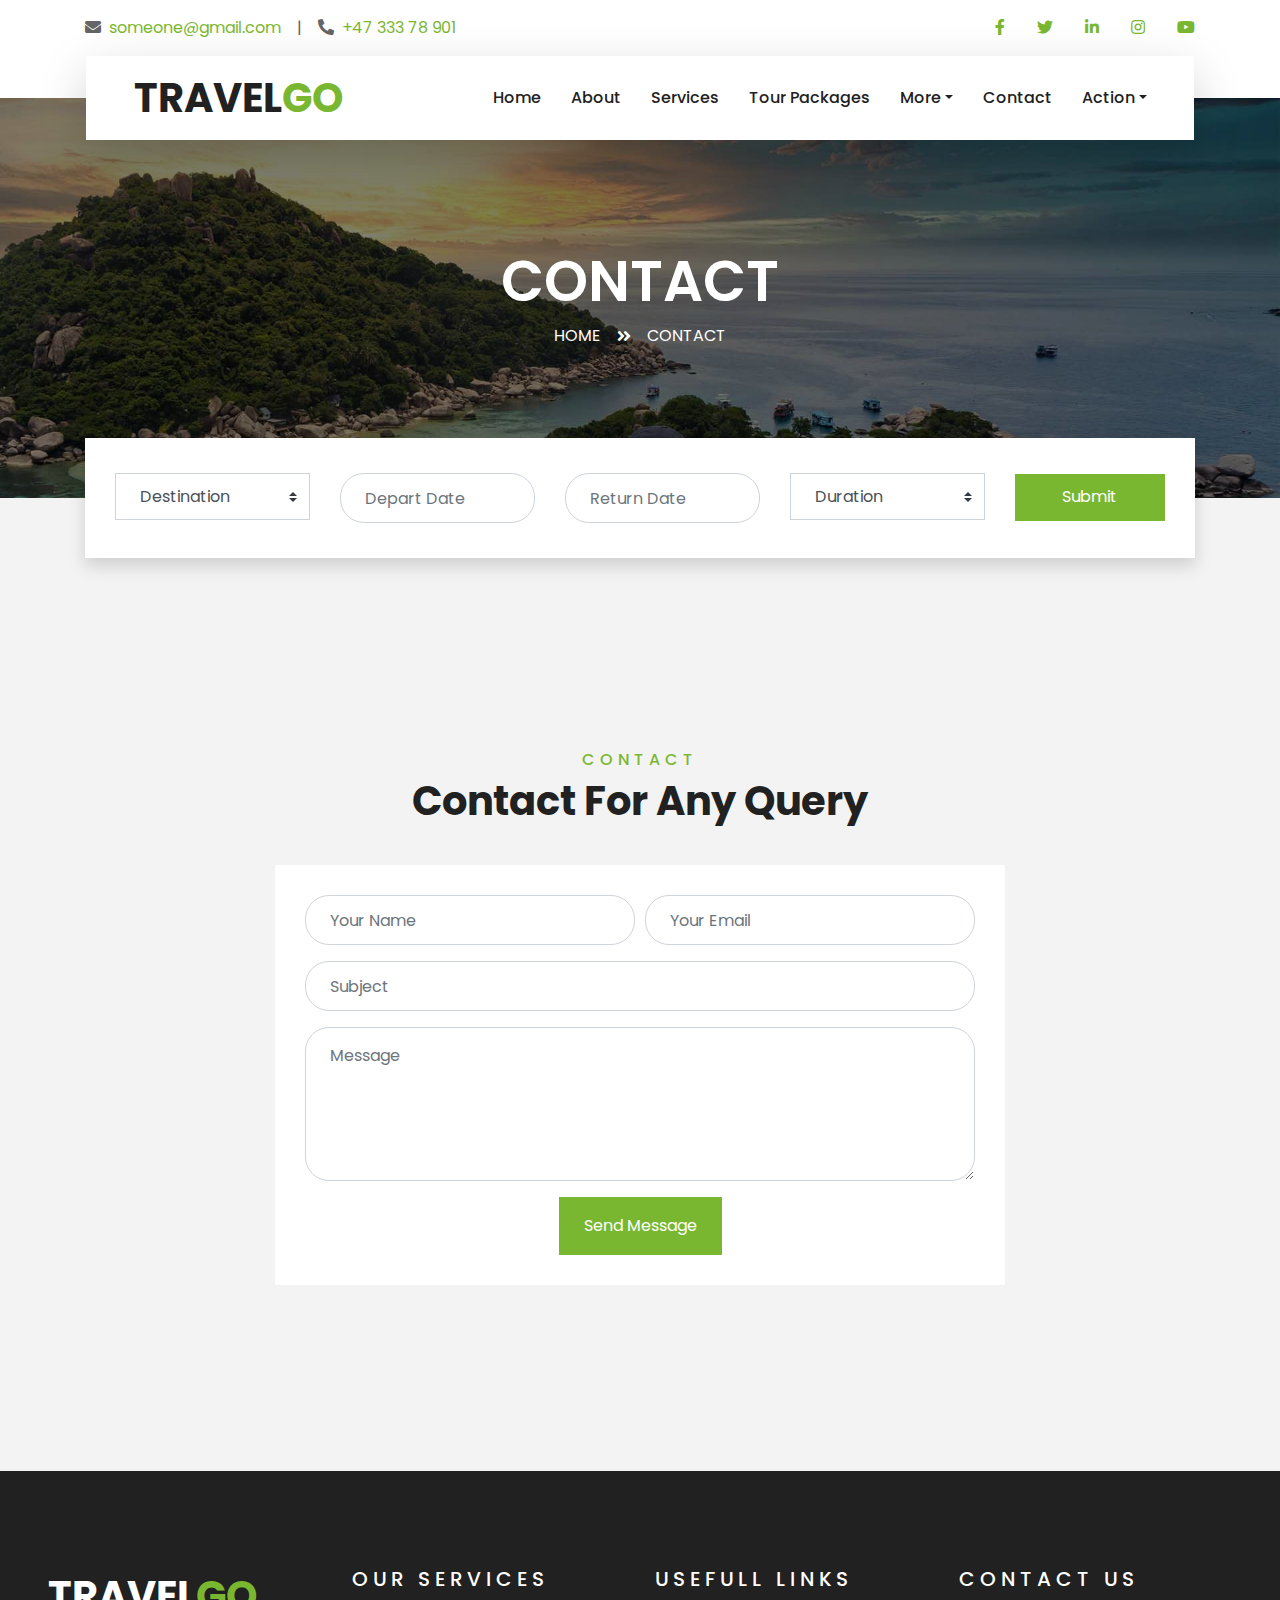
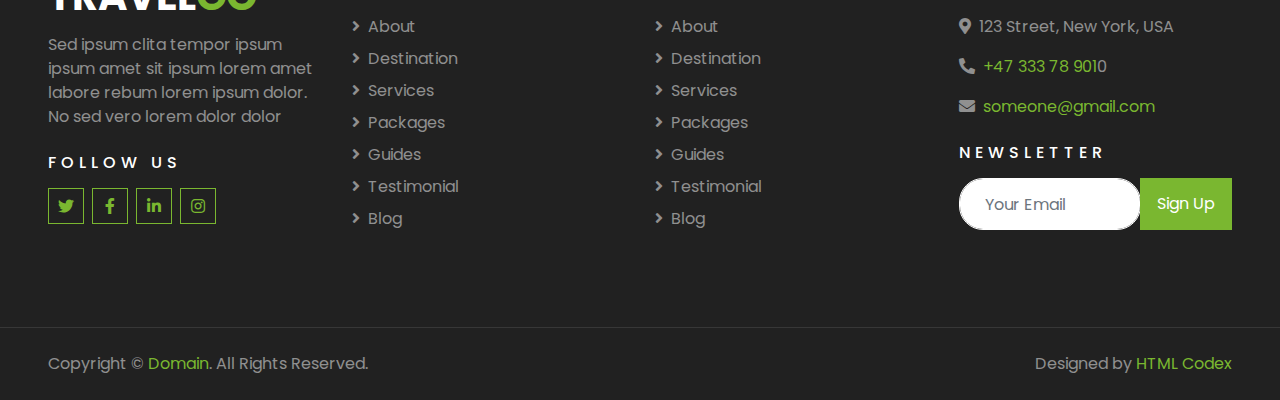
<file: contact.html>
<!DOCTYPE html>
<html lang="en">

<head>
    <meta charset="utf-8">
    <title>travelgo - Go for a trip</title>
    <meta content="width=device-width, initial-scale=1.0" name="viewport">
    <meta content="Free HTML Templates" name="keywords">
    <meta content="Free HTML Templates" name="description">

    <!-- Favicon -->
    <link href="img/favicon.ico" rel="icon">

    <!-- Google Web Fonts -->
    <link rel="preconnect" href="https://fonts.gstatic.com">
    <link href="https://fonts.googleapis.com/css2?family=Poppins:wght@400;500;600;700&display=swap" rel="stylesheet"> 

    <!-- Font Awesome -->
    <link href="https://cdnjs.cloudflare.com/ajax/libs/font-awesome/5.10.0/css/all.min.css" rel="stylesheet">

    <!-- Libraries Stylesheet -->
    <link href="lib/owlcarousel/assets/owl.carousel.min.css" rel="stylesheet">
    <link href="lib/tempusdominus/css/tempusdominus-bootstrap-4.min.css" rel="stylesheet" />

    <!-- Customized Bootstrap Stylesheet -->
    <link href="css/style.css" rel="stylesheet">

    <style>
        .note
{
    text-align: center;
    height: 80px;
    background: -webkit-linear-gradient(left, #0072ff, #8811c5);
    color: #fff;
    font-weight: bold;
    line-height: 80px;
}
.form-content
{
    padding: 5%;
    border: 1px solid #ced4da;
    margin-bottom: 2%;
}
.form-control{
    border-radius:1.5rem;
}
.btnSubmit
{
    border:none;
    border-radius:1.5rem;
    padding: 1%;
    width: 20%;
    cursor: pointer;
    background: #0062cc;
    color: #fff;
}


    </style>
</head>

<body>
    <!-- Topbar Start -->
    <div class="container-fluid bg-light pt-3 d-none d-lg-block">
        <div class="container">
            <div class="row">
                <div class="col-lg-6 text-center text-lg-left mb-2 mb-lg-0">
                    <div class="d-inline-flex align-items-center">
                        <p><i class="fa fa-envelope mr-2"></i><a href="mailto:someone@example.com">someone@gmail.com</a></p>
                        <p class="text-body px-3">|</p>
                        <p><i class="fa fa-phone-alt mr-2"></i><a href="tel:+4733378901">+47 333 78 901</a></p>
                    </div>
                </div>
                <div class="col-lg-6 text-center text-lg-right">
                    <div class="d-inline-flex align-items-center">
                        <a class="text-primary px-3" href="">
                            <i class="fab fa-facebook-f"></i>
                        </a>
                        <a class="text-primary px-3" href="">
                            <i class="fab fa-twitter"></i>
                        </a>
                        <a class="text-primary px-3" href="">
                            <i class="fab fa-linkedin-in"></i>
                        </a>
                        <a class="text-primary px-3" href="">
                            <i class="fab fa-instagram"></i>
                        </a>
                        <a class="text-primary pl-3" href="">
                            <i class="fab fa-youtube"></i>
                        </a>
                    </div>
                </div>
            </div>
        </div>
    </div>
    <!-- Topbar End -->


    <!-- Navbar Start -->
    <div class="container-fluid position-relative nav-bar p-0">
        <div class="container-lg position-relative p-0 px-lg-3" style="z-index: 9;">
            <nav class="navbar navbar-expand-lg bg-light navbar-light shadow-lg py-3 py-lg-0 pl-3 pl-lg-5">
                <a href="" class="navbar-brand">
                    <h1 class="m-0 text-primary"><span class="text-dark">TRAVEL</span>GO</h1>
                </a>
                <button type="button" class="navbar-toggler" data-toggle="collapse" data-target="#navbarCollapse">
                    <span class="navbar-toggler-icon"></span>
                </button>
                <div class="collapse navbar-collapse justify-content-between px-3" id="navbarCollapse">
                    <div class="navbar-nav ml-auto py-0">
                        <a href="index.html" class="nav-item nav-link">Home</a>
                        <a href="about.html" class="nav-item nav-link">About</a>
                        <a href="service.html" class="nav-item nav-link">Services</a>
                        <a href="package.html" class="nav-item nav-link">Tour Packages</a>
                        <div class="nav-item dropdown">
                            <a href="#" class="nav-link dropdown-toggle" data-toggle="dropdown">More</a>
                            <div class="dropdown-menu border-0 rounded-0 m-0">
                              
                                <a href="single.html" class="dropdown-item">Package Detail</a>
                                <a href="destination.html" class="dropdown-item">Destination</a>
                                <a href="guide.html" class="dropdown-item">Travel Guides</a>
                                <a href="testimonial.html" class="dropdown-item">Testimonial</a>
                            </div>
                        </div>
                        <a href="contact.html" class="nav-item nav-link">Contact</a>
                        <div class="nav-item dropdown">
                            <a href="#" class="nav-link dropdown-toggle" data-toggle="dropdown">Action</a>
                            <div class="dropdown-menu border-0 rounded-0 m-0">
                                <a href="login.html" class="dropdown-item">Login</a>
                                <a href="registration.html" class="dropdown-item">Registration</a>

                            </div>
                        </div>
                    
                    </div>
                </div>
            </nav>
        </div>
    </div>
    <!-- Navbar End -->


    <!-- Header Start -->
    <div class="container-fluid page-header">
        <div class="container">
            <div class="d-flex flex-column align-items-center justify-content-center" style="min-height: 400px">
                <h3 class="display-4 text-white text-uppercase">Contact</h3>
                <div class="d-inline-flex text-white">
                    <p class="m-0 text-uppercase"><a class="text-white" href="">Home</a></p>
                    <i class="fa fa-angle-double-right pt-1 px-3"></i>
                    <p class="m-0 text-uppercase">Contact</p>
                </div>
            </div>
        </div>
    </div>
    <!-- Header End -->


   <!-- Booking Start -->
   <div class="container-fluid booking mt-5 pb-5">
    <div class="container pb-5">
        <div class="bg-light shadow" style="padding: 30px;">
            <div class="row align-items-center" style="min-height: 60px;">
                <div class="col-md-10">
                    <div class="row">
                        <div class="col-md-3">
                            <div class="mb-3 mb-md-0">
                                <select class="custom-select px-4" style="height: 47px;">
                                    <option selected>Destination</option>
                                    <option value="1">Destination 1</option>
                                    <option value="2">Destination 1</option>
                                    <option value="3">Destination 1</option>
                                </select>
                            </div>
                        </div>
                        <div class="col-md-3">
                            <div class="mb-3 mb-md-0">
                                <div class="date" id="date1" data-target-input="nearest">
                                    <input type="text" class="form-control p-4 datetimepicker-input" placeholder="Depart Date" data-target="#date1" data-toggle="datetimepicker"/>
                                </div>
                            </div>
                        </div>
                        <div class="col-md-3">
                            <div class="mb-3 mb-md-0">
                                <div class="date" id="date2" data-target-input="nearest">
                                    <input type="text" class="form-control p-4 datetimepicker-input" placeholder="Return Date" data-target="#date2" data-toggle="datetimepicker"/>
                                </div>
                            </div>
                        </div>
                        <div class="col-md-3">
                            <div class="mb-3 mb-md-0">
                                <select class="custom-select px-4" style="height: 47px;">
                                    <option selected>Duration</option>
                                    <option value="1">Duration 1</option>
                                    <option value="2">Duration 1</option>
                                    <option value="3">Duration 1</option>
                                </select>
                            </div>
                        </div>
                    </div>
                </div>
                <div class="col-md-2">
                    <button class="btn btn-primary btn-block" type="submit" style="height: 47px; margin-top: -2px;"  data-toggle="modal" data-target="#invoiceModal">Submit</button>
                </div>
            </div>
        </div>
    </div>
</div>
<!-- Booking End -->

<div class="modal" id="invoiceModal" tabindex="-1" role="dialog" aria-labelledby="invoiceModalLabel" aria-hidden="true">
    <div class="modal-dialog" role="document">
      <div class="modal-content">
        <div class="modal-header">
          <h5 class="modal-title" id="invoiceModalLabel">Invoice</h5>
          <button type="button" class="close" data-dismiss="modal" aria-label="Close">
            <span aria-hidden="true">&times;</span>
          </button>
        </div>
        <div class="modal-body">
          <!-- Invoice content goes here -->
          <div class="row">
            <div class="col-md-6">
              <p><strong>Invoice Number:</strong> INV-2022001</p>
             
            </div>
            <div class="col-md-6">
                <p><strong>Date:</strong> January 16, 2024</p>
              <p><strong>Billed To:</strong> John Doe</p>
            
            </div>
          </div>


<div class="container">
    <h2>Travel Details</h2>
    <div class="table-responsive">
      <table class="table table-bordered">
        <thead>
          <tr>
            <th>Destination Name</th>
            <th>Start Date</th>
            <th>Return Date</th>
            <th>Price</th>
          </tr>
        </thead>
        <tbody>
          <tr>
            <td>Destination 1</td>
            <td>2024-01-01</td>
            <td>2024-01-10</td>
            <td>$500</td>
          </tr>
          <tr>
            <td>Destination 2</td>
            <td>2024-02-01</td>
            <td>2024-02-10</td>
            <td>$700</td>
          </tr>
          <!-- Add more rows as needed -->
  
          <!-- Total row -->
          <tr>
            <td colspan="3" class="text-right"><strong>Total:</strong></td>
            <td><strong>$1200</strong></td>
          </tr>
          <tr>
            <td colspan="2"> <form>
                <div class="form-row align-items-center">
                  <div class="col-auto">
                    <label class="sr-only" for="referralId">Referral ID</label>
                    <input type="text" class="form-control mb-2" id="referralId" placeholder="Enter Referral ID">
                  </div>
                  <div class="col-auto">
                    <button type="submit" class="btn btn-outline-primary mb-2">Submit</button>
                  </div>
                </div>
              </form> </td>
       
            <td><strong>discount</strong></td>
            <td>$700</td>
          </tr>
          <td colspan="3" class="text-right"><strong>Grand Total</strong></td>
          <td> 500$</td>
          <tr>

          </tr>
        </tbody>
      </table>
    </div>
  </div>
  

          <!-- Additional invoice details -->
        </div>
        <div class="modal-footer">
          <button type="button" class="btn btn-secondary" data-dismiss="modal">Close</button>
          <button type="button" class="btn btn-primary">Pay Now</button>
        </div>
      </div>
    </div>
  </div>
  

    <!-- Contact Start -->
    <div class="container-fluid py-5">
        <div class="container py-5">
            <div class="text-center mb-3 pb-3">
                <h6 class="text-primary text-uppercase" style="letter-spacing: 5px;">Contact</h6>
                <h1>Contact For Any Query</h1>
            </div>
            <div class="row justify-content-center">
                <div class="col-lg-8">
                    <div class="contact-form bg-white" style="padding: 30px;">
                        <div id="success"></div>
                        <form name="sentMessage" id="contactForm" novalidate="novalidate">
                            <div class="form-row">
                                <div class="control-group col-sm-6">
                                    <input type="text" class="form-control p-4" id="name" placeholder="Your Name"
                                        required="required" data-validation-required-message="Please enter your name" />
                                    <p class="help-block text-danger"></p>
                                </div>
                                <div class="control-group col-sm-6">
                                    <input type="email" class="form-control p-4" id="email" placeholder="Your Email"
                                        required="required" data-validation-required-message="Please enter your email" />
                                    <p class="help-block text-danger"></p>
                                </div>
                            </div>
                            <div class="control-group">
                                <input type="text" class="form-control p-4" id="subject" placeholder="Subject"
                                    required="required" data-validation-required-message="Please enter a subject" />
                                <p class="help-block text-danger"></p>
                            </div>
                            <div class="control-group">
                                <textarea class="form-control py-3 px-4" rows="5" id="message" placeholder="Message"
                                    required="required"
                                    data-validation-required-message="Please enter your message"></textarea>
                                <p class="help-block text-danger"></p>
                            </div>
                            <div class="text-center">
                                <button class="btn btn-primary py-3 px-4" type="submit" id="sendMessageButton">Send Message</button>
                            </div>
                        </form>
                    </div>
                </div>
            </div>
        </div>
    </div>
    <!-- Contact End -->


    <!-- Footer Start -->
    <div class="container-fluid bg-dark text-white-50 py-5 px-sm-3 px-lg-5" style="margin-top: 90px;">
        <div class="row pt-5">
            <div class="col-lg-3 col-md-6 mb-5">
                <a href="" class="navbar-brand">
                    <h1 class="text-primary"><span class="text-white">TRAVEL</span>GO</h1>
                </a>
                <p>Sed ipsum clita tempor ipsum ipsum amet sit ipsum lorem amet labore rebum lorem ipsum dolor. No sed vero lorem dolor dolor</p>
                <h6 class="text-white text-uppercase mt-4 mb-3" style="letter-spacing: 5px;">Follow Us</h6>
                <div class="d-flex justify-content-start">
                    <a class="btn btn-outline-primary btn-square mr-2" href="#"><i class="fab fa-twitter"></i></a>
                    <a class="btn btn-outline-primary btn-square mr-2" href="#"><i class="fab fa-facebook-f"></i></a>
                    <a class="btn btn-outline-primary btn-square mr-2" href="#"><i class="fab fa-linkedin-in"></i></a>
                    <a class="btn btn-outline-primary btn-square" href="#"><i class="fab fa-instagram"></i></a>
                </div>
            </div>
            <div class="col-lg-3 col-md-6 mb-5">
                <h5 class="text-white text-uppercase mb-4" style="letter-spacing: 5px;">Our Services</h5>
                <div class="d-flex flex-column justify-content-start">
                    <a class="text-white-50 mb-2" href="#"><i class="fa fa-angle-right mr-2"></i>About</a>
                    <a class="text-white-50 mb-2" href="#"><i class="fa fa-angle-right mr-2"></i>Destination</a>
                    <a class="text-white-50 mb-2" href="#"><i class="fa fa-angle-right mr-2"></i>Services</a>
                    <a class="text-white-50 mb-2" href="#"><i class="fa fa-angle-right mr-2"></i>Packages</a>
                    <a class="text-white-50 mb-2" href="#"><i class="fa fa-angle-right mr-2"></i>Guides</a>
                    <a class="text-white-50 mb-2" href="#"><i class="fa fa-angle-right mr-2"></i>Testimonial</a>
                    <a class="text-white-50" href="#"><i class="fa fa-angle-right mr-2"></i>Blog</a>
                </div>
            </div>
            <div class="col-lg-3 col-md-6 mb-5">
                <h5 class="text-white text-uppercase mb-4" style="letter-spacing: 5px;">Usefull Links</h5>
                <div class="d-flex flex-column justify-content-start">
                    <a class="text-white-50 mb-2" href="#"><i class="fa fa-angle-right mr-2"></i>About</a>
                    <a class="text-white-50 mb-2" href="#"><i class="fa fa-angle-right mr-2"></i>Destination</a>
                    <a class="text-white-50 mb-2" href="#"><i class="fa fa-angle-right mr-2"></i>Services</a>
                    <a class="text-white-50 mb-2" href="#"><i class="fa fa-angle-right mr-2"></i>Packages</a>
                    <a class="text-white-50 mb-2" href="#"><i class="fa fa-angle-right mr-2"></i>Guides</a>
                    <a class="text-white-50 mb-2" href="#"><i class="fa fa-angle-right mr-2"></i>Testimonial</a>
                    <a class="text-white-50" href="#"><i class="fa fa-angle-right mr-2"></i>Blog</a>
                </div>
            </div>
            <div class="col-lg-3 col-md-6 mb-5">
                <h5 class="text-white text-uppercase mb-4" style="letter-spacing: 5px;">Contact Us</h5>
                <p><i class="fa fa-map-marker-alt mr-2"></i>123 Street, New York, USA</p>
                <p><i class="fa fa-phone-alt mr-2"></i><a href="tel:+4733378901">+47 333 78 901</a>0</p>
                <p><i class="fa fa-envelope mr-2"></i><a href="mailto:someone@example.com">someone@gmail.com</a></p>
                <h6 class="text-white text-uppercase mt-4 mb-3" style="letter-spacing: 5px;">Newsletter</h6>
                <div class="w-100">
                    <div class="input-group">
                        <input type="text" class="form-control border-light" style="padding: 25px;" placeholder="Your Email">
                        <div class="input-group-append">
                            <button class="btn btn-primary px-3">Sign Up</button>
                        </div>
                    </div>
                </div>
            </div>
        </div>
    </div>
    <div class="container-fluid bg-dark text-white border-top py-4 px-sm-3 px-md-5" style="border-color: rgba(256, 256, 256, .1) !important;">
        <div class="row">
            <div class="col-lg-6 text-center text-md-left mb-3 mb-md-0">
                <p class="m-0 text-white-50">Copyright &copy; <a href="#">Domain</a>. All Rights Reserved.</a>
                </p>
            </div>
            <div class="col-lg-6 text-center text-md-right">
                <p class="m-0 text-white-50">Designed by <a href="https://htmlcodex.com">HTML Codex</a>
                </p>
            </div>
        </div>
    </div>
    <!-- Footer End -->


    <!-- Back to Top -->
    <a href="#" class="btn btn-lg btn-primary btn-lg-square back-to-top"><i class="fa fa-angle-double-up"></i></a>


    <!-- JavaScript Libraries -->
    <script src="https://code.jquery.com/jquery-3.4.1.min.js"></script>
    <script src="https://stackpath.bootstrapcdn.com/bootstrap/4.4.1/js/bootstrap.bundle.min.js"></script>
    <script src="lib/easing/easing.min.js"></script>
    <script src="lib/owlcarousel/owl.carousel.min.js"></script>
    <script src="lib/tempusdominus/js/moment.min.js"></script>
    <script src="lib/tempusdominus/js/moment-timezone.min.js"></script>
    <script src="lib/tempusdominus/js/tempusdominus-bootstrap-4.min.js"></script>

    <!-- Contact Javascript File -->
    <script src="mail/jqBootstrapValidation.min.js"></script>
    <script src="mail/contact.js"></script>

    <!-- Template Javascript -->
    <script src="js/main.js"></script>
</body>

</html>
</file>
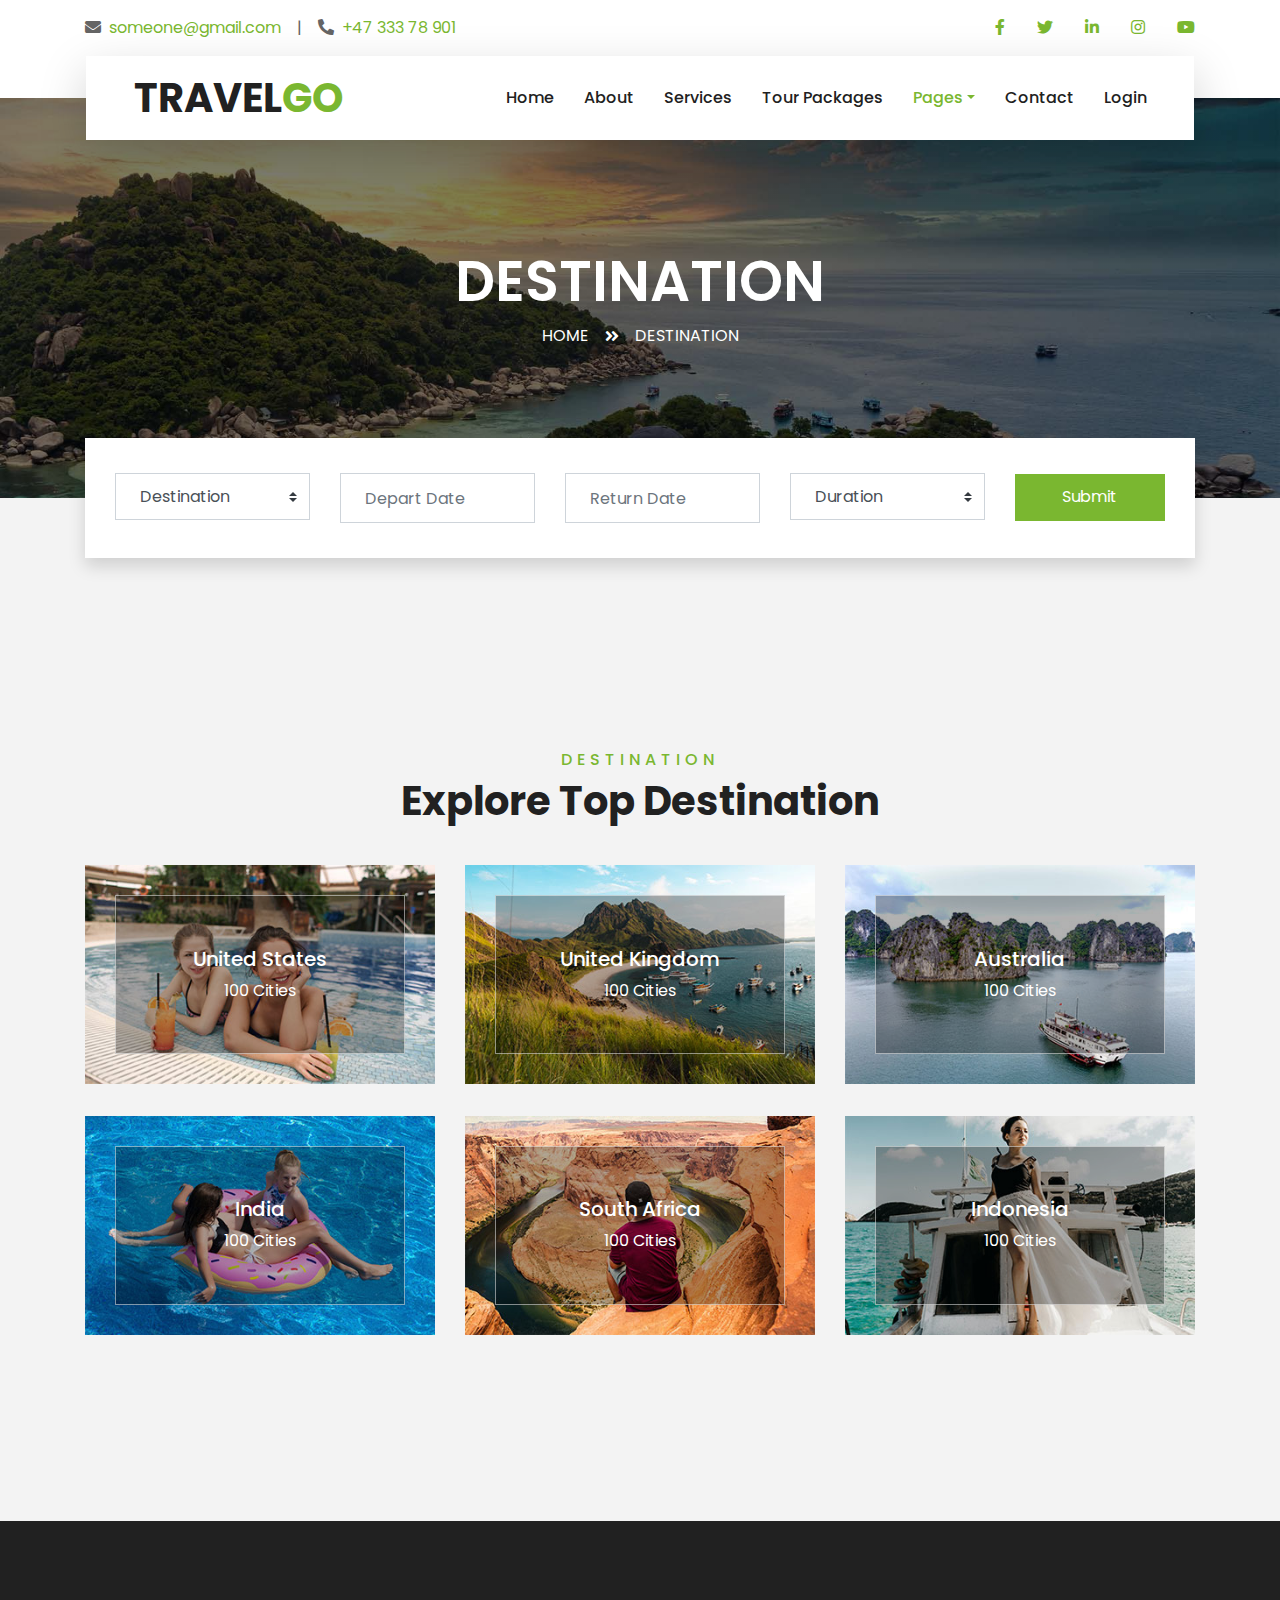
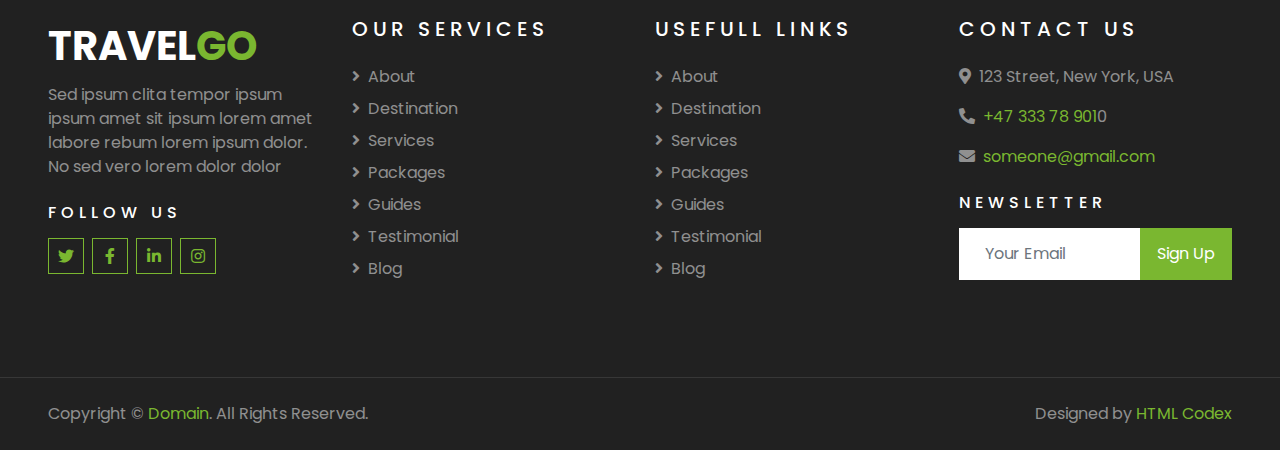
<file: destination.html>
<!DOCTYPE html>
<html lang="en">

<head>
    <meta charset="utf-8">
    <title>travelgo - Go for a trip</title>
    <meta content="width=device-width, initial-scale=1.0" name="viewport">
    <meta content="Free HTML Templates" name="keywords">
    <meta content="Free HTML Templates" name="description">

    <!-- Favicon -->
    <link href="img/favicon.ico" rel="icon">

    <!-- Google Web Fonts -->
    <link rel="preconnect" href="https://fonts.gstatic.com">
    <link href="https://fonts.googleapis.com/css2?family=Poppins:wght@400;500;600;700&display=swap" rel="stylesheet"> 

    <!-- Font Awesome -->
    <link href="https://cdnjs.cloudflare.com/ajax/libs/font-awesome/5.10.0/css/all.min.css" rel="stylesheet">

    <!-- Libraries Stylesheet -->
    <link href="lib/owlcarousel/assets/owl.carousel.min.css" rel="stylesheet">
    <link href="lib/tempusdominus/css/tempusdominus-bootstrap-4.min.css" rel="stylesheet" />

    <!-- Customized Bootstrap Stylesheet -->
    <link href="css/style.css" rel="stylesheet">
</head>

<body>
    <!-- Topbar Start -->
    <div class="container-fluid bg-light pt-3 d-none d-lg-block">
        <div class="container">
            <div class="row">
                <div class="col-lg-6 text-center text-lg-left mb-2 mb-lg-0">
                    <div class="d-inline-flex align-items-center">
                        <p><i class="fa fa-envelope mr-2"></i><a href="mailto:someone@example.com">someone@gmail.com</a></p>
                        <p class="text-body px-3">|</p>
                        <p><i class="fa fa-phone-alt mr-2"></i><a href="tel:+4733378901">+47 333 78 901</a></p>
                    </div>
                </div>
                <div class="col-lg-6 text-center text-lg-right">
                    <div class="d-inline-flex align-items-center">
                        <a class="text-primary px-3" href="">
                            <i class="fab fa-facebook-f"></i>
                        </a>
                        <a class="text-primary px-3" href="">
                            <i class="fab fa-twitter"></i>
                        </a>
                        <a class="text-primary px-3" href="">
                            <i class="fab fa-linkedin-in"></i>
                        </a>
                        <a class="text-primary px-3" href="">
                            <i class="fab fa-instagram"></i>
                        </a>
                        <a class="text-primary pl-3" href="">
                            <i class="fab fa-youtube"></i>
                        </a>
                    </div>
                </div>
            </div>
        </div>
    </div>
    <!-- Topbar End -->


    <!-- Navbar Start -->
    <div class="container-fluid position-relative nav-bar p-0">
        <div class="container-lg position-relative p-0 px-lg-3" style="z-index: 9;">
            <nav class="navbar navbar-expand-lg bg-light navbar-light shadow-lg py-3 py-lg-0 pl-3 pl-lg-5">
                <a href="" class="navbar-brand">
                    <h1 class="m-0 text-primary"><span class="text-dark">TRAVEL</span>GO</h1>
                </a>
                <button type="button" class="navbar-toggler" data-toggle="collapse" data-target="#navbarCollapse">
                    <span class="navbar-toggler-icon"></span>
                </button>
                <div class="collapse navbar-collapse justify-content-between px-3" id="navbarCollapse">
                    <div class="navbar-nav ml-auto py-0">
                        <a href="index.html" class="nav-item nav-link">Home</a>
                        <a href="about.html" class="nav-item nav-link">About</a>
                        <a href="service.html" class="nav-item nav-link">Services</a>
                        <a href="package.html" class="nav-item nav-link">Tour Packages</a>
                        <div class="nav-item dropdown">
                            <a href="#" class="nav-link dropdown-toggle active" data-toggle="dropdown">Pages</a>
                            <div class="dropdown-menu border-0 rounded-0 m-0">
                                <a href="blog.html" class="dropdown-item">Blog Grid</a>
                                <a href="single.html" class="dropdown-item">Blog Detail</a>
                                <a href="destination.html" class="dropdown-item active">Destination</a>
                                <a href="guide.html" class="dropdown-item">Travel Guides</a>
                                <a href="testimonial.html" class="dropdown-item">Testimonial</a>
                            </div>
                        </div>
                        <a href="contact.html" class="nav-item nav-link">Contact</a>
                        <a href="login.html" class="nav-item nav-link">Login</a>
                    </div>
                </div>
            </nav>
        </div>
    </div>
    <!-- Navbar End -->


    <!-- Header Start -->
    <div class="container-fluid page-header">
        <div class="container">
            <div class="d-flex flex-column align-items-center justify-content-center" style="min-height: 400px">
                <h3 class="display-4 text-white text-uppercase">Destination</h3>
                <div class="d-inline-flex text-white">
                    <p class="m-0 text-uppercase"><a class="text-white" href="">Home</a></p>
                    <i class="fa fa-angle-double-right pt-1 px-3"></i>
                    <p class="m-0 text-uppercase">Destination</p>
                </div>
            </div>
        </div>
    </div>
    <!-- Header End -->


    <!-- Booking Start -->
    <div class="container-fluid booking mt-5 pb-5">
        <div class="container pb-5">
            <div class="bg-light shadow" style="padding: 30px;">
                <div class="row align-items-center" style="min-height: 60px;">
                    <div class="col-md-10">
                        <div class="row">
                            <div class="col-md-3">
                                <div class="mb-3 mb-md-0">
                                    <select class="custom-select px-4" style="height: 47px;">
                                        <option selected>Destination</option>
                                        <option value="1">Destination 1</option>
                                        <option value="2">Destination 1</option>
                                        <option value="3">Destination 1</option>
                                    </select>
                                </div>
                            </div>
                            <div class="col-md-3">
                                <div class="mb-3 mb-md-0">
                                    <div class="date" id="date1" data-target-input="nearest">
                                        <input type="text" class="form-control p-4 datetimepicker-input" placeholder="Depart Date" data-target="#date1" data-toggle="datetimepicker"/>
                                    </div>
                                </div>
                            </div>
                            <div class="col-md-3">
                                <div class="mb-3 mb-md-0">
                                    <div class="date" id="date2" data-target-input="nearest">
                                        <input type="text" class="form-control p-4 datetimepicker-input" placeholder="Return Date" data-target="#date2" data-toggle="datetimepicker"/>
                                    </div>
                                </div>
                            </div>
                            <div class="col-md-3">
                                <div class="mb-3 mb-md-0">
                                    <select class="custom-select px-4" style="height: 47px;">
                                        <option selected>Duration</option>
                                        <option value="1">Duration 1</option>
                                        <option value="2">Duration 1</option>
                                        <option value="3">Duration 1</option>
                                    </select>
                                </div>
                            </div>
                        </div>
                    </div>
                    <div class="col-md-2">
                        <button class="btn btn-primary btn-block" type="submit" style="height: 47px; margin-top: -2px;">Submit</button>
                    </div>
                </div>
            </div>
        </div>
    </div>
    <!-- Booking End -->
    

    <!-- Destination Start -->
    <div class="container-fluid py-5">
        <div class="container pt-5 pb-3">
            <div class="text-center mb-3 pb-3">
                <h6 class="text-primary text-uppercase" style="letter-spacing: 5px;">Destination</h6>
                <h1>Explore Top Destination</h1>
            </div>
            <div class="row">
                <div class="col-lg-4 col-md-6 mb-4">
                    <div class="destination-item position-relative overflow-hidden mb-2">
                        <img class="img-fluid" src="img/destination-1.jpg" alt="">
                        <a class="destination-overlay text-white text-decoration-none" href="">
                            <h5 class="text-white">United States</h5>
                            <span>100 Cities</span>
                        </a>
                    </div>
                </div>
                <div class="col-lg-4 col-md-6 mb-4">
                    <div class="destination-item position-relative overflow-hidden mb-2">
                        <img class="img-fluid" src="img/destination-2.jpg" alt="">
                        <a class="destination-overlay text-white text-decoration-none" href="">
                            <h5 class="text-white">United Kingdom</h5>
                            <span>100 Cities</span>
                        </a>
                    </div>
                </div>
                <div class="col-lg-4 col-md-6 mb-4">
                    <div class="destination-item position-relative overflow-hidden mb-2">
                        <img class="img-fluid" src="img/destination-3.jpg" alt="">
                        <a class="destination-overlay text-white text-decoration-none" href="">
                            <h5 class="text-white">Australia</h5>
                            <span>100 Cities</span>
                        </a>
                    </div>
                </div>
                <div class="col-lg-4 col-md-6 mb-4">
                    <div class="destination-item position-relative overflow-hidden mb-2">
                        <img class="img-fluid" src="img/destination-4.jpg" alt="">
                        <a class="destination-overlay text-white text-decoration-none" href="">
                            <h5 class="text-white">India</h5>
                            <span>100 Cities</span>
                        </a>
                    </div>
                </div>
                <div class="col-lg-4 col-md-6 mb-4">
                    <div class="destination-item position-relative overflow-hidden mb-2">
                        <img class="img-fluid" src="img/destination-5.jpg" alt="">
                        <a class="destination-overlay text-white text-decoration-none" href="">
                            <h5 class="text-white">South Africa</h5>
                            <span>100 Cities</span>
                        </a>
                    </div>
                </div>
                <div class="col-lg-4 col-md-6 mb-4">
                    <div class="destination-item position-relative overflow-hidden mb-2">
                        <img class="img-fluid" src="img/destination-6.jpg" alt="">
                        <a class="destination-overlay text-white text-decoration-none" href="">
                            <h5 class="text-white">Indonesia</h5>
                            <span>100 Cities</span>
                        </a>
                    </div>
                </div>
            </div>
        </div>
    </div>
    <!-- Destination Start -->


    <!-- Footer Start -->
    <div class="container-fluid bg-dark text-white-50 py-5 px-sm-3 px-lg-5" style="margin-top: 90px;">
        <div class="row pt-5">
            <div class="col-lg-3 col-md-6 mb-5">
                <a href="" class="navbar-brand">
                    <h1 class="text-primary"><span class="text-white">TRAVEL</span>GO</h1>
                </a>
                <p>Sed ipsum clita tempor ipsum ipsum amet sit ipsum lorem amet labore rebum lorem ipsum dolor. No sed vero lorem dolor dolor</p>
                <h6 class="text-white text-uppercase mt-4 mb-3" style="letter-spacing: 5px;">Follow Us</h6>
                <div class="d-flex justify-content-start">
                    <a class="btn btn-outline-primary btn-square mr-2" href="#"><i class="fab fa-twitter"></i></a>
                    <a class="btn btn-outline-primary btn-square mr-2" href="#"><i class="fab fa-facebook-f"></i></a>
                    <a class="btn btn-outline-primary btn-square mr-2" href="#"><i class="fab fa-linkedin-in"></i></a>
                    <a class="btn btn-outline-primary btn-square" href="#"><i class="fab fa-instagram"></i></a>
                </div>
            </div>
            <div class="col-lg-3 col-md-6 mb-5">
                <h5 class="text-white text-uppercase mb-4" style="letter-spacing: 5px;">Our Services</h5>
                <div class="d-flex flex-column justify-content-start">
                    <a class="text-white-50 mb-2" href="#"><i class="fa fa-angle-right mr-2"></i>About</a>
                    <a class="text-white-50 mb-2" href="#"><i class="fa fa-angle-right mr-2"></i>Destination</a>
                    <a class="text-white-50 mb-2" href="#"><i class="fa fa-angle-right mr-2"></i>Services</a>
                    <a class="text-white-50 mb-2" href="#"><i class="fa fa-angle-right mr-2"></i>Packages</a>
                    <a class="text-white-50 mb-2" href="#"><i class="fa fa-angle-right mr-2"></i>Guides</a>
                    <a class="text-white-50 mb-2" href="#"><i class="fa fa-angle-right mr-2"></i>Testimonial</a>
                    <a class="text-white-50" href="#"><i class="fa fa-angle-right mr-2"></i>Blog</a>
                </div>
            </div>
            <div class="col-lg-3 col-md-6 mb-5">
                <h5 class="text-white text-uppercase mb-4" style="letter-spacing: 5px;">Usefull Links</h5>
                <div class="d-flex flex-column justify-content-start">
                    <a class="text-white-50 mb-2" href="#"><i class="fa fa-angle-right mr-2"></i>About</a>
                    <a class="text-white-50 mb-2" href="#"><i class="fa fa-angle-right mr-2"></i>Destination</a>
                    <a class="text-white-50 mb-2" href="#"><i class="fa fa-angle-right mr-2"></i>Services</a>
                    <a class="text-white-50 mb-2" href="#"><i class="fa fa-angle-right mr-2"></i>Packages</a>
                    <a class="text-white-50 mb-2" href="#"><i class="fa fa-angle-right mr-2"></i>Guides</a>
                    <a class="text-white-50 mb-2" href="#"><i class="fa fa-angle-right mr-2"></i>Testimonial</a>
                    <a class="text-white-50" href="#"><i class="fa fa-angle-right mr-2"></i>Blog</a>
                </div>
            </div>
            <div class="col-lg-3 col-md-6 mb-5">
                <h5 class="text-white text-uppercase mb-4" style="letter-spacing: 5px;">Contact Us</h5>
                <p><i class="fa fa-map-marker-alt mr-2"></i>123 Street, New York, USA</p>
                <p><i class="fa fa-phone-alt mr-2"></i><a href="tel:+4733378901">+47 333 78 901</a>0</p>
                <p><i class="fa fa-envelope mr-2"></i><a href="mailto:someone@example.com">someone@gmail.com</a></p>
                <h6 class="text-white text-uppercase mt-4 mb-3" style="letter-spacing: 5px;">Newsletter</h6>
                <div class="w-100">
                    <div class="input-group">
                        <input type="text" class="form-control border-light" style="padding: 25px;" placeholder="Your Email">
                        <div class="input-group-append">
                            <button class="btn btn-primary px-3">Sign Up</button>
                        </div>
                    </div>
                </div>
            </div>
        </div>
    </div>
    <div class="container-fluid bg-dark text-white border-top py-4 px-sm-3 px-md-5" style="border-color: rgba(256, 256, 256, .1) !important;">
        <div class="row">
            <div class="col-lg-6 text-center text-md-left mb-3 mb-md-0">
                <p class="m-0 text-white-50">Copyright &copy; <a href="#">Domain</a>. All Rights Reserved.</a>
                </p>
            </div>
            <div class="col-lg-6 text-center text-md-right">
                <p class="m-0 text-white-50">Designed by <a href="https://htmlcodex.com">HTML Codex</a>
                </p>
            </div>
        </div>
    </div>
    <!-- Footer End -->


    <!-- Back to Top -->
    <a href="#" class="btn btn-lg btn-primary btn-lg-square back-to-top"><i class="fa fa-angle-double-up"></i></a>


    <!-- JavaScript Libraries -->
    <script src="https://code.jquery.com/jquery-3.4.1.min.js"></script>
    <script src="https://stackpath.bootstrapcdn.com/bootstrap/4.4.1/js/bootstrap.bundle.min.js"></script>
    <script src="lib/easing/easing.min.js"></script>
    <script src="lib/owlcarousel/owl.carousel.min.js"></script>
    <script src="lib/tempusdominus/js/moment.min.js"></script>
    <script src="lib/tempusdominus/js/moment-timezone.min.js"></script>
    <script src="lib/tempusdominus/js/tempusdominus-bootstrap-4.min.js"></script>

    <!-- Contact Javascript File -->
    <script src="mail/jqBootstrapValidation.min.js"></script>
    <script src="mail/contact.js"></script>

    <!-- Template Javascript -->
    <script src="js/main.js"></script>
</body>

</html>
</file>
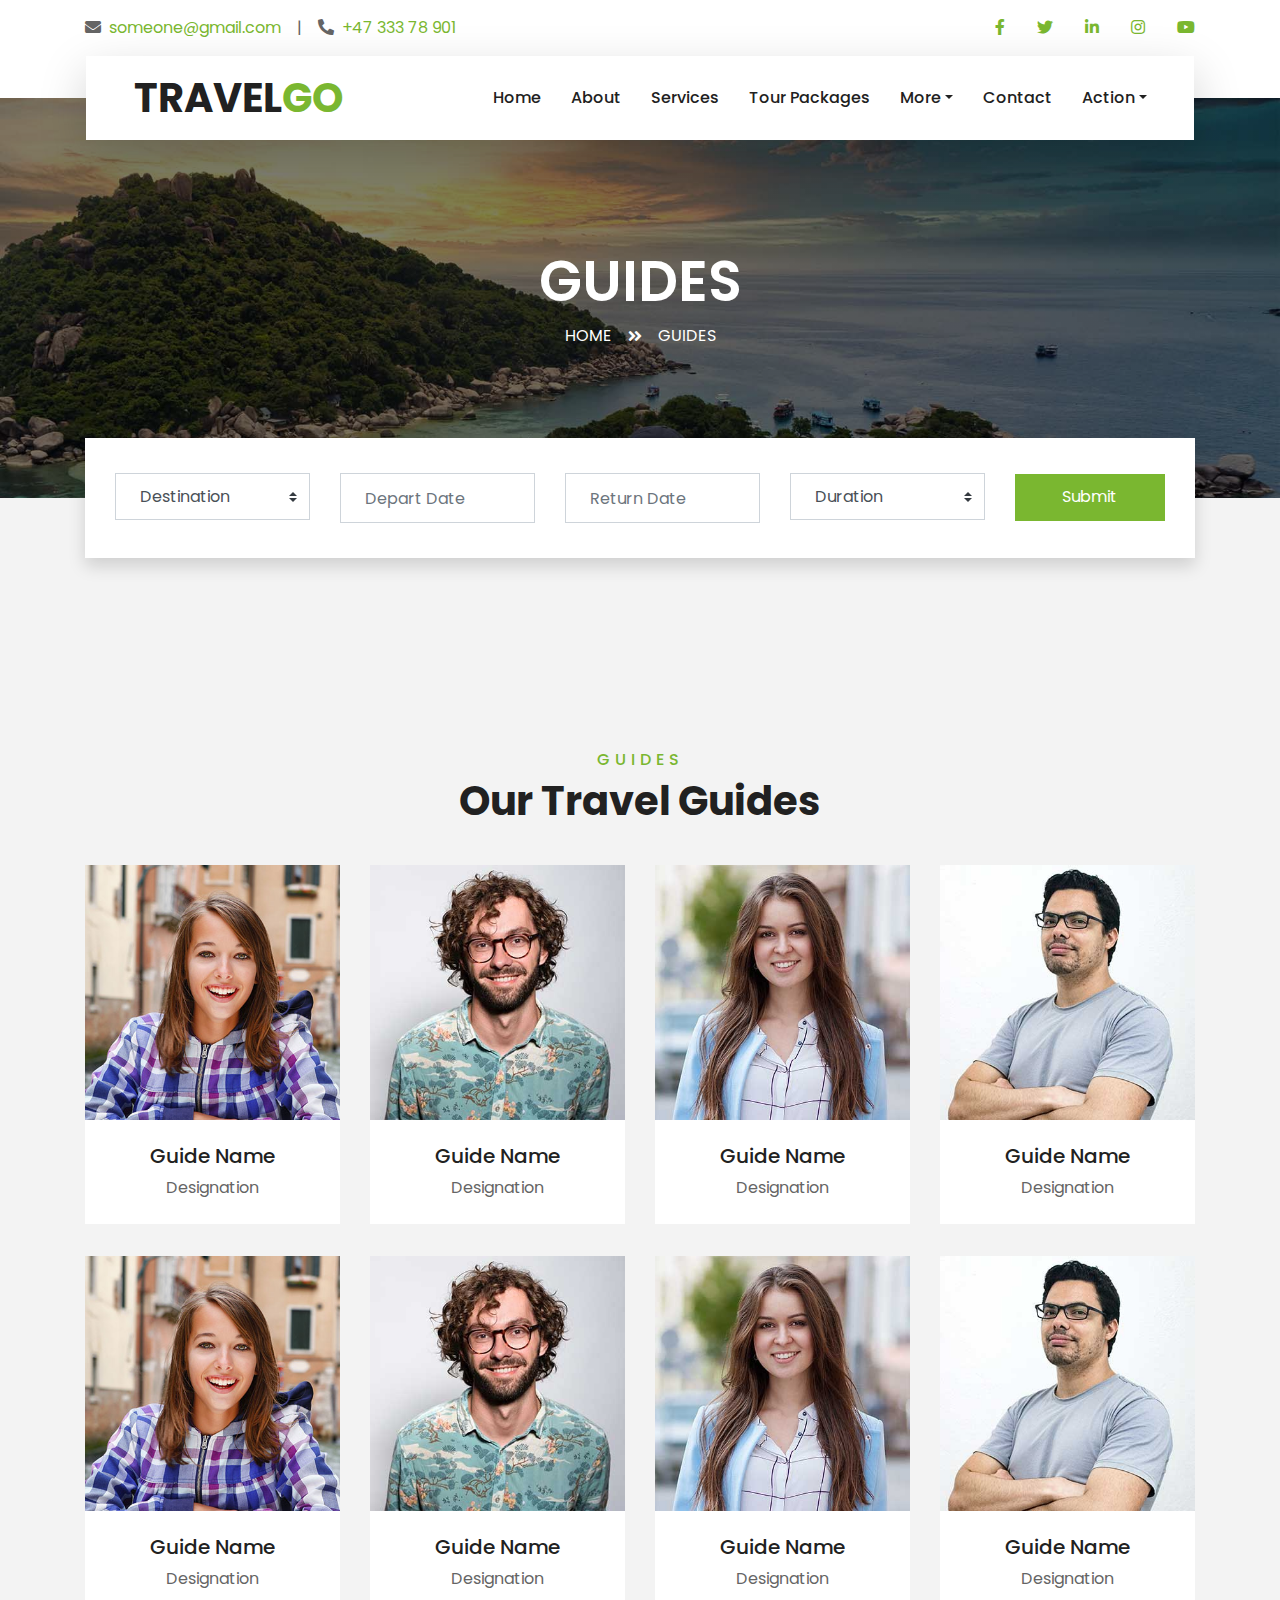
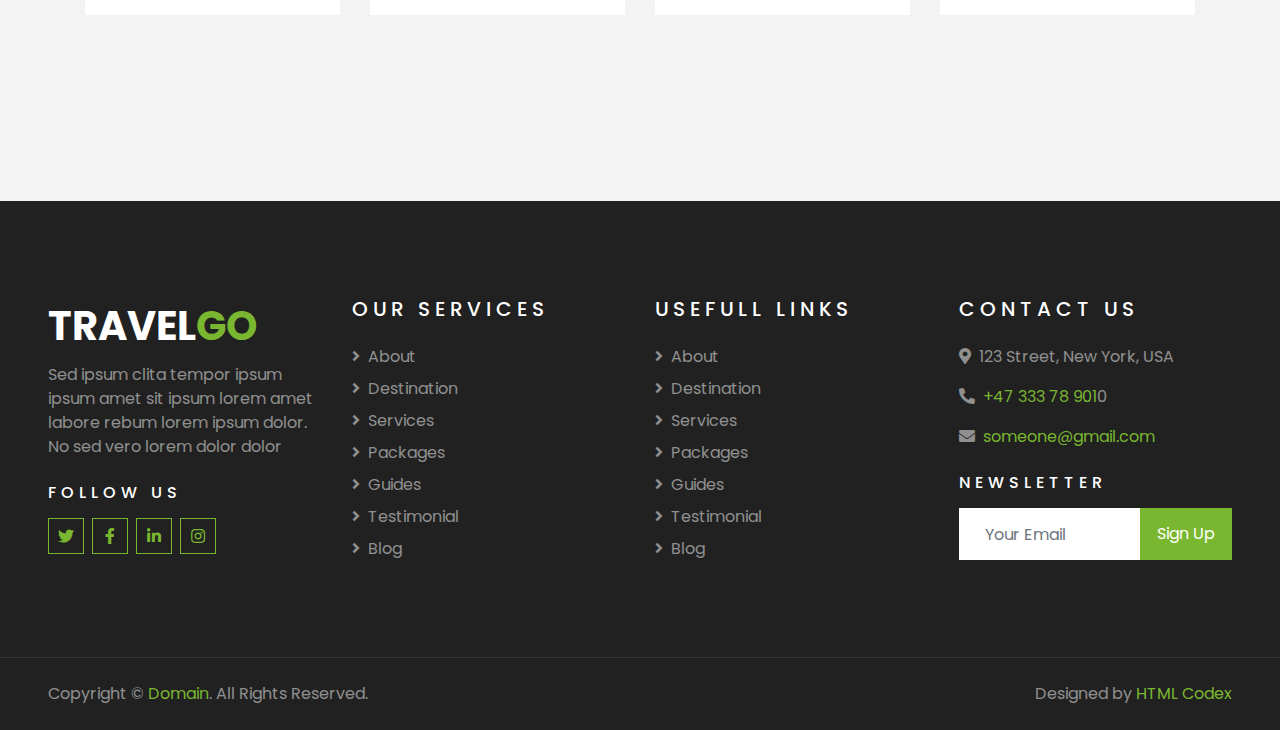
<file: guide.html>
<!DOCTYPE html>
<html lang="en">

<head>
    <meta charset="utf-8">
    <title>travelgo - Go for a trip</title>
    <meta content="width=device-width, initial-scale=1.0" name="viewport">
    <meta content="Free HTML Templates" name="keywords">
    <meta content="Free HTML Templates" name="description">

    <!-- Favicon -->
    <link href="img/favicon.ico" rel="icon">

    <!-- Google Web Fonts -->
    <link rel="preconnect" href="https://fonts.gstatic.com">
    <link href="https://fonts.googleapis.com/css2?family=Poppins:wght@400;500;600;700&display=swap" rel="stylesheet"> 

    <!-- Font Awesome -->
    <link href="https://cdnjs.cloudflare.com/ajax/libs/font-awesome/5.10.0/css/all.min.css" rel="stylesheet">

    <!-- Libraries Stylesheet -->
    <link href="lib/owlcarousel/assets/owl.carousel.min.css" rel="stylesheet">
    <link href="lib/tempusdominus/css/tempusdominus-bootstrap-4.min.css" rel="stylesheet" />

    <!-- Customized Bootstrap Stylesheet -->
    <link href="css/style.css" rel="stylesheet">

</head>

<body>
    <!-- Topbar Start -->
    <div class="container-fluid bg-light pt-3 d-none d-lg-block">
        <div class="container">
            <div class="row">
                <div class="col-lg-6 text-center text-lg-left mb-2 mb-lg-0">
                    <div class="d-inline-flex align-items-center">
                        <p><i class="fa fa-envelope mr-2"></i><a href="mailto:someone@example.com">someone@gmail.com</a></p>
                        <p class="text-body px-3">|</p>
                        <p><i class="fa fa-phone-alt mr-2"></i><a href="tel:+4733378901">+47 333 78 901</a></p>
                    </div>
                </div>
                <div class="col-lg-6 text-center text-lg-right">
                    <div class="d-inline-flex align-items-center">
                        <a class="text-primary px-3" href="">
                            <i class="fab fa-facebook-f"></i>
                        </a>
                        <a class="text-primary px-3" href="">
                            <i class="fab fa-twitter"></i>
                        </a>
                        <a class="text-primary px-3" href="">
                            <i class="fab fa-linkedin-in"></i>
                        </a>
                        <a class="text-primary px-3" href="">
                            <i class="fab fa-instagram"></i>
                        </a>
                        <a class="text-primary pl-3" href="">
                            <i class="fab fa-youtube"></i>
                        </a>
                    </div>
                </div>
            </div>
        </div>
    </div>
    <!-- Topbar End -->


    <!-- Navbar Start -->
    <div class="container-fluid position-relative nav-bar p-0">
        <div class="container-lg position-relative p-0 px-lg-3" style="z-index: 9;">
            <nav class="navbar navbar-expand-lg bg-light navbar-light shadow-lg py-3 py-lg-0 pl-3 pl-lg-5">
                <a href="" class="navbar-brand">
                    <h1 class="m-0 text-primary"><span class="text-dark">TRAVEL</span>GO</h1>
                </a>
                <button type="button" class="navbar-toggler" data-toggle="collapse" data-target="#navbarCollapse">
                    <span class="navbar-toggler-icon"></span>
                </button>
                <div class="collapse navbar-collapse justify-content-between px-3" id="navbarCollapse">
                    <div class="navbar-nav ml-auto py-0">
                        <a href="index.html" class="nav-item nav-link">Home</a>
                        <a href="about.html" class="nav-item nav-link">About</a>
                        <a href="service.html" class="nav-item nav-link">Services</a>
                        <a href="package.html" class="nav-item nav-link">Tour Packages</a>
                        <div class="nav-item dropdown">
                            <a href="#" class="nav-link dropdown-toggle" data-toggle="dropdown">More</a>
                            <div class="dropdown-menu border-0 rounded-0 m-0">
                              
                                <a href="single.html" class="dropdown-item">Package Detail</a>
                                <a href="destination.html" class="dropdown-item">Destination</a>
                                <a href="guide.html" class="dropdown-item">Travel Guides</a>
                                <a href="testimonial.html" class="dropdown-item">Testimonial</a>
                            </div>
                        </div>
                        <a href="contact.html" class="nav-item nav-link">Contact</a>
                        <div class="nav-item dropdown">
                            <a href="#" class="nav-link dropdown-toggle" data-toggle="dropdown">Action</a>
                            <div class="dropdown-menu border-0 rounded-0 m-0">
                                <a href="login.html" class="dropdown-item">Login</a>
                                <a href="registration.html" class="dropdown-item">Registration</a>

                            </div>
                        </div>
                    </div>
                </div>
            </nav>
        </div>
    </div>
    <!-- Navbar End -->


    <!-- Header Start -->
    <div class="container-fluid page-header">
        <div class="container">
            <div class="d-flex flex-column align-items-center justify-content-center" style="min-height: 400px">
                <h3 class="display-4 text-white text-uppercase">Guides</h3>
                <div class="d-inline-flex text-white">
                    <p class="m-0 text-uppercase"><a class="text-white" href="">Home</a></p>
                    <i class="fa fa-angle-double-right pt-1 px-3"></i>
                    <p class="m-0 text-uppercase">Guides</p>
                </div>
            </div>
        </div>
    </div>
    <!-- Header End -->


   <!-- Booking Start -->
   <div class="container-fluid booking mt-5 pb-5">
    <div class="container pb-5">
        <div class="bg-light shadow" style="padding: 30px;">
            <div class="row align-items-center" style="min-height: 60px;">
                <div class="col-md-10">
                    <div class="row">
                        <div class="col-md-3">
                            <div class="mb-3 mb-md-0">
                                <select class="custom-select px-4" style="height: 47px;">
                                    <option selected>Destination</option>
                                    <option value="1">Destination 1</option>
                                    <option value="2">Destination 1</option>
                                    <option value="3">Destination 1</option>
                                </select>
                            </div>
                        </div>
                        <div class="col-md-3">
                            <div class="mb-3 mb-md-0">
                                <div class="date" id="date1" data-target-input="nearest">
                                    <input type="text" class="form-control p-4 datetimepicker-input" placeholder="Depart Date" data-target="#date1" data-toggle="datetimepicker"/>
                                </div>
                            </div>
                        </div>
                        <div class="col-md-3">
                            <div class="mb-3 mb-md-0">
                                <div class="date" id="date2" data-target-input="nearest">
                                    <input type="text" class="form-control p-4 datetimepicker-input" placeholder="Return Date" data-target="#date2" data-toggle="datetimepicker"/>
                                </div>
                            </div>
                        </div>
                        <div class="col-md-3">
                            <div class="mb-3 mb-md-0">
                                <select class="custom-select px-4" style="height: 47px;">
                                    <option selected>Duration</option>
                                    <option value="1">Duration 1</option>
                                    <option value="2">Duration 1</option>
                                    <option value="3">Duration 1</option>
                                </select>
                            </div>
                        </div>
                    </div>
                </div>
                <div class="col-md-2">
                    <button class="btn btn-primary btn-block" type="submit" style="height: 47px; margin-top: -2px;"  data-toggle="modal" data-target="#invoiceModal">Submit</button>
                </div>
            </div>
        </div>
    </div>
</div>
<!-- Booking End -->

<div class="modal" id="invoiceModal" tabindex="-1" role="dialog" aria-labelledby="invoiceModalLabel" aria-hidden="true">
    <div class="modal-dialog" role="document">
      <div class="modal-content">
        <div class="modal-header">
          <h5 class="modal-title" id="invoiceModalLabel">Invoice</h5>
          <button type="button" class="close" data-dismiss="modal" aria-label="Close">
            <span aria-hidden="true">&times;</span>
          </button>
        </div>
        <div class="modal-body">
          <!-- Invoice content goes here -->
          <div class="row">
            <div class="col-md-6">
              <p><strong>Invoice Number:</strong> INV-2022001</p>
             
            </div>
            <div class="col-md-6">
                <p><strong>Date:</strong> January 16, 2024</p>
              <p><strong>Billed To:</strong> John Doe</p>
            
            </div>
          </div>


<div class="container">
    <h2>Travel Details</h2>
    <div class="table-responsive">
      <table class="table table-bordered">
        <thead>
          <tr>
            <th>Destination Name</th>
            <th>Start Date</th>
            <th>Return Date</th>
            <th>Price</th>
          </tr>
        </thead>
        <tbody>
          <tr>
            <td>Destination 1</td>
            <td>2024-01-01</td>
            <td>2024-01-10</td>
            <td>$500</td>
          </tr>
          <tr>
            <td>Destination 2</td>
            <td>2024-02-01</td>
            <td>2024-02-10</td>
            <td>$700</td>
          </tr>
          <!-- Add more rows as needed -->
  
          <!-- Total row -->
          <tr>
            <td colspan="3" class="text-right"><strong>Total:</strong></td>
            <td><strong>$1200</strong></td>
          </tr>
          <tr>
            <td colspan="2"> <form>
                <div class="form-row align-items-center">
                  <div class="col-auto">
                    <label class="sr-only" for="referralId">Referral ID</label>
                    <input type="text" class="form-control mb-2" id="referralId" placeholder="Enter Referral ID">
                  </div>
                  <div class="col-auto">
                    <button type="submit" class="btn btn-outline-primary mb-2">Submit</button>
                  </div>
                </div>
              </form> </td>
       
            <td><strong>discount</strong></td>
            <td>$700</td>
          </tr>
          <td colspan="3" class="text-right"><strong>Grand Total</strong></td>
          <td> 500$</td>
          <tr>

          </tr>
        </tbody>
      </table>
    </div>
  </div>
  

          <!-- Additional invoice details -->
        </div>
        <div class="modal-footer">
          <button type="button" class="btn btn-secondary" data-dismiss="modal">Close</button>
          <button type="button" class="btn btn-primary">Pay Now</button>
        </div>
      </div>
    </div>
  </div>
  


    <!-- Team Start -->
    <div class="container-fluid py-5">
        <div class="container pt-5 pb-3">
            <div class="text-center mb-3 pb-3">
                <h6 class="text-primary text-uppercase" style="letter-spacing: 5px;">Guides</h6>
                <h1>Our Travel Guides</h1>
            </div>
            <div class="row">
                <div class="col-lg-3 col-md-4 col-sm-6 pb-2">
                    <div class="team-item bg-white mb-4">
                        <div class="team-img position-relative overflow-hidden">
                            <img class="img-fluid w-100" src="img/team-1.jpg" alt="">
                            <div class="team-social">
                                <a class="btn btn-outline-primary btn-square" href=""><i class="fab fa-twitter"></i></a>
                                <a class="btn btn-outline-primary btn-square" href=""><i class="fab fa-facebook-f"></i></a>
                                <a class="btn btn-outline-primary btn-square" href=""><i class="fab fa-instagram"></i></a>
                                <a class="btn btn-outline-primary btn-square" href=""><i class="fab fa-linkedin-in"></i></a>
                            </div>
                        </div>
                        <div class="text-center py-4">
                            <h5 class="text-truncate">Guide Name</h5>
                            <p class="m-0">Designation</p>
                        </div>
                    </div>
                </div>
                <div class="col-lg-3 col-md-4 col-sm-6 pb-2">
                    <div class="team-item bg-white mb-4">
                        <div class="team-img position-relative overflow-hidden">
                            <img class="img-fluid w-100" src="img/team-2.jpg" alt="">
                            <div class="team-social">
                                <a class="btn btn-outline-primary btn-square" href=""><i class="fab fa-twitter"></i></a>
                                <a class="btn btn-outline-primary btn-square" href=""><i class="fab fa-facebook-f"></i></a>
                                <a class="btn btn-outline-primary btn-square" href=""><i class="fab fa-instagram"></i></a>
                                <a class="btn btn-outline-primary btn-square" href=""><i class="fab fa-linkedin-in"></i></a>
                            </div>
                        </div>
                        <div class="text-center py-4">
                            <h5 class="text-truncate">Guide Name</h5>
                            <p class="m-0">Designation</p>
                        </div>
                    </div>
                </div>
                <div class="col-lg-3 col-md-4 col-sm-6 pb-2">
                    <div class="team-item bg-white mb-4">
                        <div class="team-img position-relative overflow-hidden">
                            <img class="img-fluid w-100" src="img/team-3.jpg" alt="">
                            <div class="team-social">
                                <a class="btn btn-outline-primary btn-square" href=""><i class="fab fa-twitter"></i></a>
                                <a class="btn btn-outline-primary btn-square" href=""><i class="fab fa-facebook-f"></i></a>
                                <a class="btn btn-outline-primary btn-square" href=""><i class="fab fa-instagram"></i></a>
                                <a class="btn btn-outline-primary btn-square" href=""><i class="fab fa-linkedin-in"></i></a>
                            </div>
                        </div>
                        <div class="text-center py-4">
                            <h5 class="text-truncate">Guide Name</h5>
                            <p class="m-0">Designation</p>
                        </div>
                    </div>
                </div>
                <div class="col-lg-3 col-md-4 col-sm-6 pb-2">
                    <div class="team-item bg-white mb-4">
                        <div class="team-img position-relative overflow-hidden">
                            <img class="img-fluid w-100" src="img/team-4.jpg" alt="">
                            <div class="team-social">
                                <a class="btn btn-outline-primary btn-square" href=""><i class="fab fa-twitter"></i></a>
                                <a class="btn btn-outline-primary btn-square" href=""><i class="fab fa-facebook-f"></i></a>
                                <a class="btn btn-outline-primary btn-square" href=""><i class="fab fa-instagram"></i></a>
                                <a class="btn btn-outline-primary btn-square" href=""><i class="fab fa-linkedin-in"></i></a>
                            </div>
                        </div>
                        <div class="text-center py-4">
                            <h5 class="text-truncate">Guide Name</h5>
                            <p class="m-0">Designation</p>
                        </div>
                    </div>
                </div>
                <div class="col-lg-3 col-md-4 col-sm-6 pb-2">
                    <div class="team-item bg-white mb-4">
                        <div class="team-img position-relative overflow-hidden">
                            <img class="img-fluid w-100" src="img/team-1.jpg" alt="">
                            <div class="team-social">
                                <a class="btn btn-outline-primary btn-square" href=""><i class="fab fa-twitter"></i></a>
                                <a class="btn btn-outline-primary btn-square" href=""><i class="fab fa-facebook-f"></i></a>
                                <a class="btn btn-outline-primary btn-square" href=""><i class="fab fa-instagram"></i></a>
                                <a class="btn btn-outline-primary btn-square" href=""><i class="fab fa-linkedin-in"></i></a>
                            </div>
                        </div>
                        <div class="text-center py-4">
                            <h5 class="text-truncate">Guide Name</h5>
                            <p class="m-0">Designation</p>
                        </div>
                    </div>
                </div>
                <div class="col-lg-3 col-md-4 col-sm-6 pb-2">
                    <div class="team-item bg-white mb-4">
                        <div class="team-img position-relative overflow-hidden">
                            <img class="img-fluid w-100" src="img/team-2.jpg" alt="">
                            <div class="team-social">
                                <a class="btn btn-outline-primary btn-square" href=""><i class="fab fa-twitter"></i></a>
                                <a class="btn btn-outline-primary btn-square" href=""><i class="fab fa-facebook-f"></i></a>
                                <a class="btn btn-outline-primary btn-square" href=""><i class="fab fa-instagram"></i></a>
                                <a class="btn btn-outline-primary btn-square" href=""><i class="fab fa-linkedin-in"></i></a>
                            </div>
                        </div>
                        <div class="text-center py-4">
                            <h5 class="text-truncate">Guide Name</h5>
                            <p class="m-0">Designation</p>
                        </div>
                    </div>
                </div>
                <div class="col-lg-3 col-md-4 col-sm-6 pb-2">
                    <div class="team-item bg-white mb-4">
                        <div class="team-img position-relative overflow-hidden">
                            <img class="img-fluid w-100" src="img/team-3.jpg" alt="">
                            <div class="team-social">
                                <a class="btn btn-outline-primary btn-square" href=""><i class="fab fa-twitter"></i></a>
                                <a class="btn btn-outline-primary btn-square" href=""><i class="fab fa-facebook-f"></i></a>
                                <a class="btn btn-outline-primary btn-square" href=""><i class="fab fa-instagram"></i></a>
                                <a class="btn btn-outline-primary btn-square" href=""><i class="fab fa-linkedin-in"></i></a>
                            </div>
                        </div>
                        <div class="text-center py-4">
                            <h5 class="text-truncate">Guide Name</h5>
                            <p class="m-0">Designation</p>
                        </div>
                    </div>
                </div>
                <div class="col-lg-3 col-md-4 col-sm-6 pb-2">
                    <div class="team-item bg-white mb-4">
                        <div class="team-img position-relative overflow-hidden">
                            <img class="img-fluid w-100" src="img/team-4.jpg" alt="">
                            <div class="team-social">
                                <a class="btn btn-outline-primary btn-square" href=""><i class="fab fa-twitter"></i></a>
                                <a class="btn btn-outline-primary btn-square" href=""><i class="fab fa-facebook-f"></i></a>
                                <a class="btn btn-outline-primary btn-square" href=""><i class="fab fa-instagram"></i></a>
                                <a class="btn btn-outline-primary btn-square" href=""><i class="fab fa-linkedin-in"></i></a>
                            </div>
                        </div>
                        <div class="text-center py-4">
                            <h5 class="text-truncate">Guide Name</h5>
                            <p class="m-0">Designation</p>
                        </div>
                    </div>
                </div>
            </div>
        </div>
    </div>
    <!-- Team End -->


    <!-- Footer Start -->
    <div class="container-fluid bg-dark text-white-50 py-5 px-sm-3 px-lg-5" style="margin-top: 90px;">
        <div class="row pt-5">
            <div class="col-lg-3 col-md-6 mb-5">
                <a href="" class="navbar-brand">
                    <h1 class="text-primary"><span class="text-white">TRAVEL</span>GO</h1>
                </a>
                <p>Sed ipsum clita tempor ipsum ipsum amet sit ipsum lorem amet labore rebum lorem ipsum dolor. No sed vero lorem dolor dolor</p>
                <h6 class="text-white text-uppercase mt-4 mb-3" style="letter-spacing: 5px;">Follow Us</h6>
                <div class="d-flex justify-content-start">
                    <a class="btn btn-outline-primary btn-square mr-2" href="#"><i class="fab fa-twitter"></i></a>
                    <a class="btn btn-outline-primary btn-square mr-2" href="#"><i class="fab fa-facebook-f"></i></a>
                    <a class="btn btn-outline-primary btn-square mr-2" href="#"><i class="fab fa-linkedin-in"></i></a>
                    <a class="btn btn-outline-primary btn-square" href="#"><i class="fab fa-instagram"></i></a>
                </div>
            </div>
            <div class="col-lg-3 col-md-6 mb-5">
                <h5 class="text-white text-uppercase mb-4" style="letter-spacing: 5px;">Our Services</h5>
                <div class="d-flex flex-column justify-content-start">
                    <a class="text-white-50 mb-2" href="#"><i class="fa fa-angle-right mr-2"></i>About</a>
                    <a class="text-white-50 mb-2" href="#"><i class="fa fa-angle-right mr-2"></i>Destination</a>
                    <a class="text-white-50 mb-2" href="#"><i class="fa fa-angle-right mr-2"></i>Services</a>
                    <a class="text-white-50 mb-2" href="#"><i class="fa fa-angle-right mr-2"></i>Packages</a>
                    <a class="text-white-50 mb-2" href="#"><i class="fa fa-angle-right mr-2"></i>Guides</a>
                    <a class="text-white-50 mb-2" href="#"><i class="fa fa-angle-right mr-2"></i>Testimonial</a>
                    <a class="text-white-50" href="#"><i class="fa fa-angle-right mr-2"></i>Blog</a>
                </div>
            </div>
            <div class="col-lg-3 col-md-6 mb-5">
                <h5 class="text-white text-uppercase mb-4" style="letter-spacing: 5px;">Usefull Links</h5>
                <div class="d-flex flex-column justify-content-start">
                    <a class="text-white-50 mb-2" href="#"><i class="fa fa-angle-right mr-2"></i>About</a>
                    <a class="text-white-50 mb-2" href="#"><i class="fa fa-angle-right mr-2"></i>Destination</a>
                    <a class="text-white-50 mb-2" href="#"><i class="fa fa-angle-right mr-2"></i>Services</a>
                    <a class="text-white-50 mb-2" href="#"><i class="fa fa-angle-right mr-2"></i>Packages</a>
                    <a class="text-white-50 mb-2" href="#"><i class="fa fa-angle-right mr-2"></i>Guides</a>
                    <a class="text-white-50 mb-2" href="#"><i class="fa fa-angle-right mr-2"></i>Testimonial</a>
                    <a class="text-white-50" href="#"><i class="fa fa-angle-right mr-2"></i>Blog</a>
                </div>
            </div>
            <div class="col-lg-3 col-md-6 mb-5">
                <h5 class="text-white text-uppercase mb-4" style="letter-spacing: 5px;">Contact Us</h5>
                <p><i class="fa fa-map-marker-alt mr-2"></i>123 Street, New York, USA</p>
                <p><i class="fa fa-phone-alt mr-2"></i><a href="tel:+4733378901">+47 333 78 901</a>0</p>
                <p><i class="fa fa-envelope mr-2"></i><a href="mailto:someone@example.com">someone@gmail.com</a></p>
                <h6 class="text-white text-uppercase mt-4 mb-3" style="letter-spacing: 5px;">Newsletter</h6>
                <div class="w-100">
                    <div class="input-group">
                        <input type="text" class="form-control border-light" style="padding: 25px;" placeholder="Your Email">
                        <div class="input-group-append">
                            <button class="btn btn-primary px-3">Sign Up</button>
                        </div>
                    </div>
                </div>
            </div>
        </div>
    </div>
    <div class="container-fluid bg-dark text-white border-top py-4 px-sm-3 px-md-5" style="border-color: rgba(256, 256, 256, .1) !important;">
        <div class="row">
            <div class="col-lg-6 text-center text-md-left mb-3 mb-md-0">
                <p class="m-0 text-white-50">Copyright &copy; <a href="#">Domain</a>. All Rights Reserved.</a>
                </p>
            </div>
            <div class="col-lg-6 text-center text-md-right">
                <p class="m-0 text-white-50">Designed by <a href="https://htmlcodex.com">HTML Codex</a>
                </p>
            </div>
        </div>
    </div>
    <!-- Footer End -->


    <!-- Back to Top -->
    <a href="#" class="btn btn-lg btn-primary btn-lg-square back-to-top"><i class="fa fa-angle-double-up"></i></a>


    <!-- JavaScript Libraries -->
    <script src="https://code.jquery.com/jquery-3.4.1.min.js"></script>
    <script src="https://stackpath.bootstrapcdn.com/bootstrap/4.4.1/js/bootstrap.bundle.min.js"></script>
    <script src="lib/easing/easing.min.js"></script>
    <script src="lib/owlcarousel/owl.carousel.min.js"></script>
    <script src="lib/tempusdominus/js/moment.min.js"></script>
    <script src="lib/tempusdominus/js/moment-timezone.min.js"></script>
    <script src="lib/tempusdominus/js/tempusdominus-bootstrap-4.min.js"></script>

    <!-- Contact Javascript File -->
    <script src="mail/jqBootstrapValidation.min.js"></script>
    <script src="mail/contact.js"></script>

    <!-- Template Javascript -->
    <script src="js/main.js"></script>
</body>

</html>
</file>
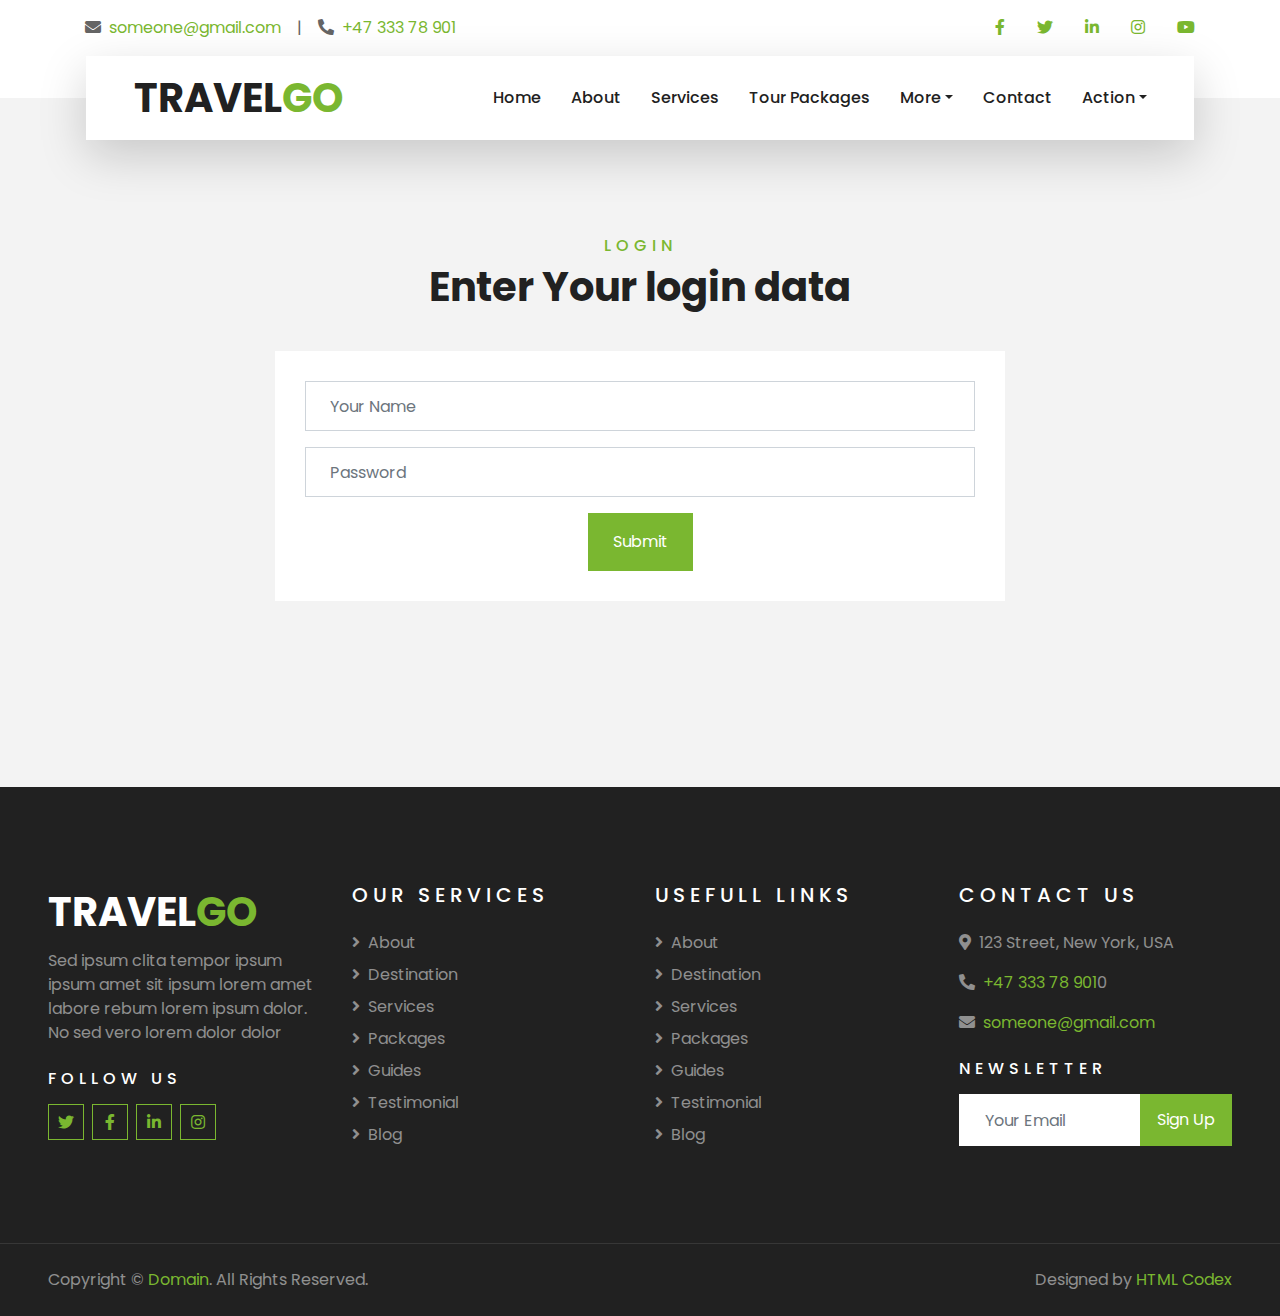
<file: login.html>
<!DOCTYPE html>
<html lang="en">

<head>
    <meta charset="utf-8">
    <title>travelgo</title>
    <meta content="width=device-width, initial-scale=1.0" name="viewport">
    <meta content="Free HTML Templates" name="keywords">
    <meta content="Free HTML Templates" name="description">

    <!-- Favicon -->
    <link href="img/favicon.ico" rel="icon">

    <!-- Google Web Fonts -->
    <link rel="preconnect" href="https://fonts.gstatic.com">
    <link href="https://fonts.googleapis.com/css2?family=Poppins:wght@400;500;600;700&display=swap" rel="stylesheet"> 

    <!-- Font Awesome -->
    <link href="https://cdnjs.cloudflare.com/ajax/libs/font-awesome/5.10.0/css/all.min.css" rel="stylesheet">

    <!-- Libraries Stylesheet -->
    <link href="lib/owlcarousel/assets/owl.carousel.min.css" rel="stylesheet">
    <link href="lib/tempusdominus/css/tempusdominus-bootstrap-4.min.css" rel="stylesheet" />

    <!-- Customized Bootstrap Stylesheet -->
    <link href="css/style.css" rel="stylesheet">


</head>

<body>
    <!-- Topbar Start -->
    <div class="container-fluid bg-light pt-3 d-none d-lg-block">
        <div class="container">
            <div class="row">
                <div class="col-lg-6 text-center text-lg-left mb-2 mb-lg-0">
                    <div class="d-inline-flex align-items-center">
                        <p><i class="fa fa-envelope mr-2"></i><a href="mailto:someone@example.com">someone@gmail.com</a></p>
                        <p class="text-body px-3">|</p>
                        <p><i class="fa fa-phone-alt mr-2"></i><a href="tel:+4733378901">+47 333 78 901</a></p>
                    </div>
                </div>
                <div class="col-lg-6 text-center text-lg-right">
                    <div class="d-inline-flex align-items-center">
                        <a class="text-primary px-3" href="">
                            <i class="fab fa-facebook-f"></i>
                        </a>
                        <a class="text-primary px-3" href="">
                            <i class="fab fa-twitter"></i>
                        </a>
                        <a class="text-primary px-3" href="">
                            <i class="fab fa-linkedin-in"></i>
                        </a>
                        <a class="text-primary px-3" href="">
                            <i class="fab fa-instagram"></i>
                        </a>
                        <a class="text-primary pl-3" href="">
                            <i class="fab fa-youtube"></i>
                        </a>
                    </div>
                </div>
            </div>
        </div>
    </div>
    <!-- Topbar End -->


    <!-- Navbar Start -->
    <div class="container-fluid position-relative nav-bar p-0">
        <div class="container-lg position-relative p-0 px-lg-3" style="z-index: 9;">
            <nav class="navbar navbar-expand-lg bg-light navbar-light shadow-lg py-3 py-lg-0 pl-3 pl-lg-5">
                <a href="" class="navbar-brand">
                    <h1 class="m-0 text-primary"><span class="text-dark">TRAVEL</span>GO</h1>
                </a>
                <button type="button" class="navbar-toggler" data-toggle="collapse" data-target="#navbarCollapse">
                    <span class="navbar-toggler-icon"></span>
                </button>
                <div class="collapse navbar-collapse justify-content-between px-3" id="navbarCollapse">
                    <div class="navbar-nav ml-auto py-0">
                        <a href="index.html" class="nav-item nav-link ">Home</a>
                        <a href="about.html" class="nav-item nav-link">About</a>
                        <a href="service.html" class="nav-item nav-link">Services</a>
                        <a href="package.html" class="nav-item nav-link">Tour Packages</a>
                        <div class="nav-item dropdown">
                            <a href="#" class="nav-link dropdown-toggle" data-toggle="dropdown">More</a>
                            <div class="dropdown-menu border-0 rounded-0 m-0">
                              
                                <a href="single.html" class="dropdown-item">Package Detail</a>
                                <a href="destination.html" class="dropdown-item">Destination</a>
                                <a href="guide.html" class="dropdown-item">Travel Guides</a>
                                <a href="testimonial.html" class="dropdown-item">Testimonial</a>
                            </div>
                        </div>
                        <a href="contact.html" class="nav-item nav-link">Contact</a>
                        <div class="nav-item dropdown">
                            <a href="#" class="nav-link dropdown-toggle" data-toggle="dropdown">Action</a>
                            <div class="dropdown-menu border-0 rounded-0 m-0">
                                <a href="login.html" class="dropdown-item">Login</a>
                                <a href="registration.html" class="dropdown-item">Registration</a>

                            </div>
                        </div>
                      
                    </div>
                </div>
            </nav>
        </div>
    </div>
    <!-- Navbar End -->


    <!-- Registration Start -->
<div class="container-fluid py-5">
    <div class="container py-5">
        <div class="text-center mb-3 pb-3">
            <h6 class="text-primary text-uppercase" style="letter-spacing: 5px;">Login</h6>
            <h1>Enter Your login data</h1>
        </div>
        <div class="row justify-content-center">
            <div class="col-lg-8">
                <div class="contact-form bg-white" style="padding: 30px;">
                    <div id="success"></div>
                    <form name="sentMessage" id="contactForm" novalidate="novalidate">
                        <div class="form-row">
                            <div class="control-group col-sm-12">
                                <input type="text" class="form-control p-4" id="name" placeholder="Your Name"
                                    required="required" data-validation-required-message="Please enter your name" />
                                <p class="help-block text-danger"></p>
                            </div>
                        

                            <div class="control-group col-sm-12">
                                <input type="text" class="form-control p-4" id="Password" placeholder="Password"
                                    required="required" data-validation-required-message="Please enter your Password" />
                                <p class="help-block text-danger"></p>
                            </div>
                        
                            
                        </div>
                    
                        <div class="text-center">
                            <button class="btn btn-primary py-3 px-4" type="submit" id="sendMessageButton">Submit</button>
                        </div>
                    </form>
                </div>
            </div>
        </div>
    </div>
</div>
<!-- Registration End -->





    <!-- Footer Start -->
    <div class="container-fluid bg-dark text-white-50 py-5 px-sm-3 px-lg-5" style="margin-top: 90px;">
        <div class="row pt-5">
            <div class="col-lg-3 col-md-6 mb-5">
                <a href="" class="navbar-brand">
                    <h1 class="text-primary"><span class="text-white">TRAVEL</span>GO</h1>
                </a>
                <p>Sed ipsum clita tempor ipsum ipsum amet sit ipsum lorem amet labore rebum lorem ipsum dolor. No sed vero lorem dolor dolor</p>
                <h6 class="text-white text-uppercase mt-4 mb-3" style="letter-spacing: 5px;">Follow Us</h6>
                <div class="d-flex justify-content-start">
                    <a class="btn btn-outline-primary btn-square mr-2" href="#"><i class="fab fa-twitter"></i></a>
                    <a class="btn btn-outline-primary btn-square mr-2" href="#"><i class="fab fa-facebook-f"></i></a>
                    <a class="btn btn-outline-primary btn-square mr-2" href="#"><i class="fab fa-linkedin-in"></i></a>
                    <a class="btn btn-outline-primary btn-square" href="#"><i class="fab fa-instagram"></i></a>
                </div>
            </div>
            <div class="col-lg-3 col-md-6 mb-5">
                <h5 class="text-white text-uppercase mb-4" style="letter-spacing: 5px;">Our Services</h5>
                <div class="d-flex flex-column justify-content-start">
                    <a class="text-white-50 mb-2" href="#"><i class="fa fa-angle-right mr-2"></i>About</a>
                    <a class="text-white-50 mb-2" href="#"><i class="fa fa-angle-right mr-2"></i>Destination</a>
                    <a class="text-white-50 mb-2" href="#"><i class="fa fa-angle-right mr-2"></i>Services</a>
                    <a class="text-white-50 mb-2" href="#"><i class="fa fa-angle-right mr-2"></i>Packages</a>
                    <a class="text-white-50 mb-2" href="#"><i class="fa fa-angle-right mr-2"></i>Guides</a>
                    <a class="text-white-50 mb-2" href="#"><i class="fa fa-angle-right mr-2"></i>Testimonial</a>
                    <a class="text-white-50" href="#"><i class="fa fa-angle-right mr-2"></i>Blog</a>
                </div>
            </div>
            <div class="col-lg-3 col-md-6 mb-5">
                <h5 class="text-white text-uppercase mb-4" style="letter-spacing: 5px;">Usefull Links</h5>
                <div class="d-flex flex-column justify-content-start">
                    <a class="text-white-50 mb-2" href="#"><i class="fa fa-angle-right mr-2"></i>About</a>
                    <a class="text-white-50 mb-2" href="#"><i class="fa fa-angle-right mr-2"></i>Destination</a>
                    <a class="text-white-50 mb-2" href="#"><i class="fa fa-angle-right mr-2"></i>Services</a>
                    <a class="text-white-50 mb-2" href="#"><i class="fa fa-angle-right mr-2"></i>Packages</a>
                    <a class="text-white-50 mb-2" href="#"><i class="fa fa-angle-right mr-2"></i>Guides</a>
                    <a class="text-white-50 mb-2" href="#"><i class="fa fa-angle-right mr-2"></i>Testimonial</a>
                    <a class="text-white-50" href="#"><i class="fa fa-angle-right mr-2"></i>Blog</a>
                </div>
            </div>
            <div class="col-lg-3 col-md-6 mb-5">
                <h5 class="text-white text-uppercase mb-4" style="letter-spacing: 5px;">Contact Us</h5>
                <p><i class="fa fa-map-marker-alt mr-2"></i>123 Street, New York, USA</p>
                <p><i class="fa fa-phone-alt mr-2"></i><a href="tel:+4733378901">+47 333 78 901</a>0</p>
                <p><i class="fa fa-envelope mr-2"></i><a href="mailto:someone@example.com">someone@gmail.com</a></p>
                <h6 class="text-white text-uppercase mt-4 mb-3" style="letter-spacing: 5px;">Newsletter</h6>
                <div class="w-100">
                    <div class="input-group">
                        <input type="text" class="form-control border-light" style="padding: 25px;" placeholder="Your Email">
                        <div class="input-group-append">
                            <button class="btn btn-primary px-3">Sign Up</button>
                        </div>
                    </div>
                </div>
            </div>
        </div>
    </div>
    <div class="container-fluid bg-dark text-white border-top py-4 px-sm-3 px-md-5" style="border-color: rgba(256, 256, 256, .1) !important;">
        <div class="row">
            <div class="col-lg-6 text-center text-md-left mb-3 mb-md-0">
                <p class="m-0 text-white-50">Copyright &copy; <a href="#">Domain</a>. All Rights Reserved.</a>
                </p>
            </div>
            <div class="col-lg-6 text-center text-md-right">
                <p class="m-0 text-white-50">Designed by <a href="https://htmlcodex.com">HTML Codex</a>
                </p>
            </div>
        </div>
    </div>
    <!-- Footer End -->


    <!-- Back to Top -->
    <a href="#" class="btn btn-lg btn-primary btn-lg-square back-to-top"><i class="fa fa-angle-double-up"></i></a>


    <!-- JavaScript Libraries -->
    <script src="https://code.jquery.com/jquery-3.4.1.min.js"></script>
    <script src="https://stackpath.bootstrapcdn.com/bootstrap/4.4.1/js/bootstrap.bundle.min.js"></script>
    <script src="lib/easing/easing.min.js"></script>
    <script src="lib/owlcarousel/owl.carousel.min.js"></script>
    <script src="lib/tempusdominus/js/moment.min.js"></script>
    <script src="lib/tempusdominus/js/moment-timezone.min.js"></script>
    <script src="lib/tempusdominus/js/tempusdominus-bootstrap-4.min.js"></script>

    <!-- Contact Javascript File -->
    <script src="mail/jqBootstrapValidation.min.js"></script>
    <script src="mail/contact.js"></script>

    <!-- Template Javascript -->
    <script src="js/main.js"></script>
</body>

</html>
</file>
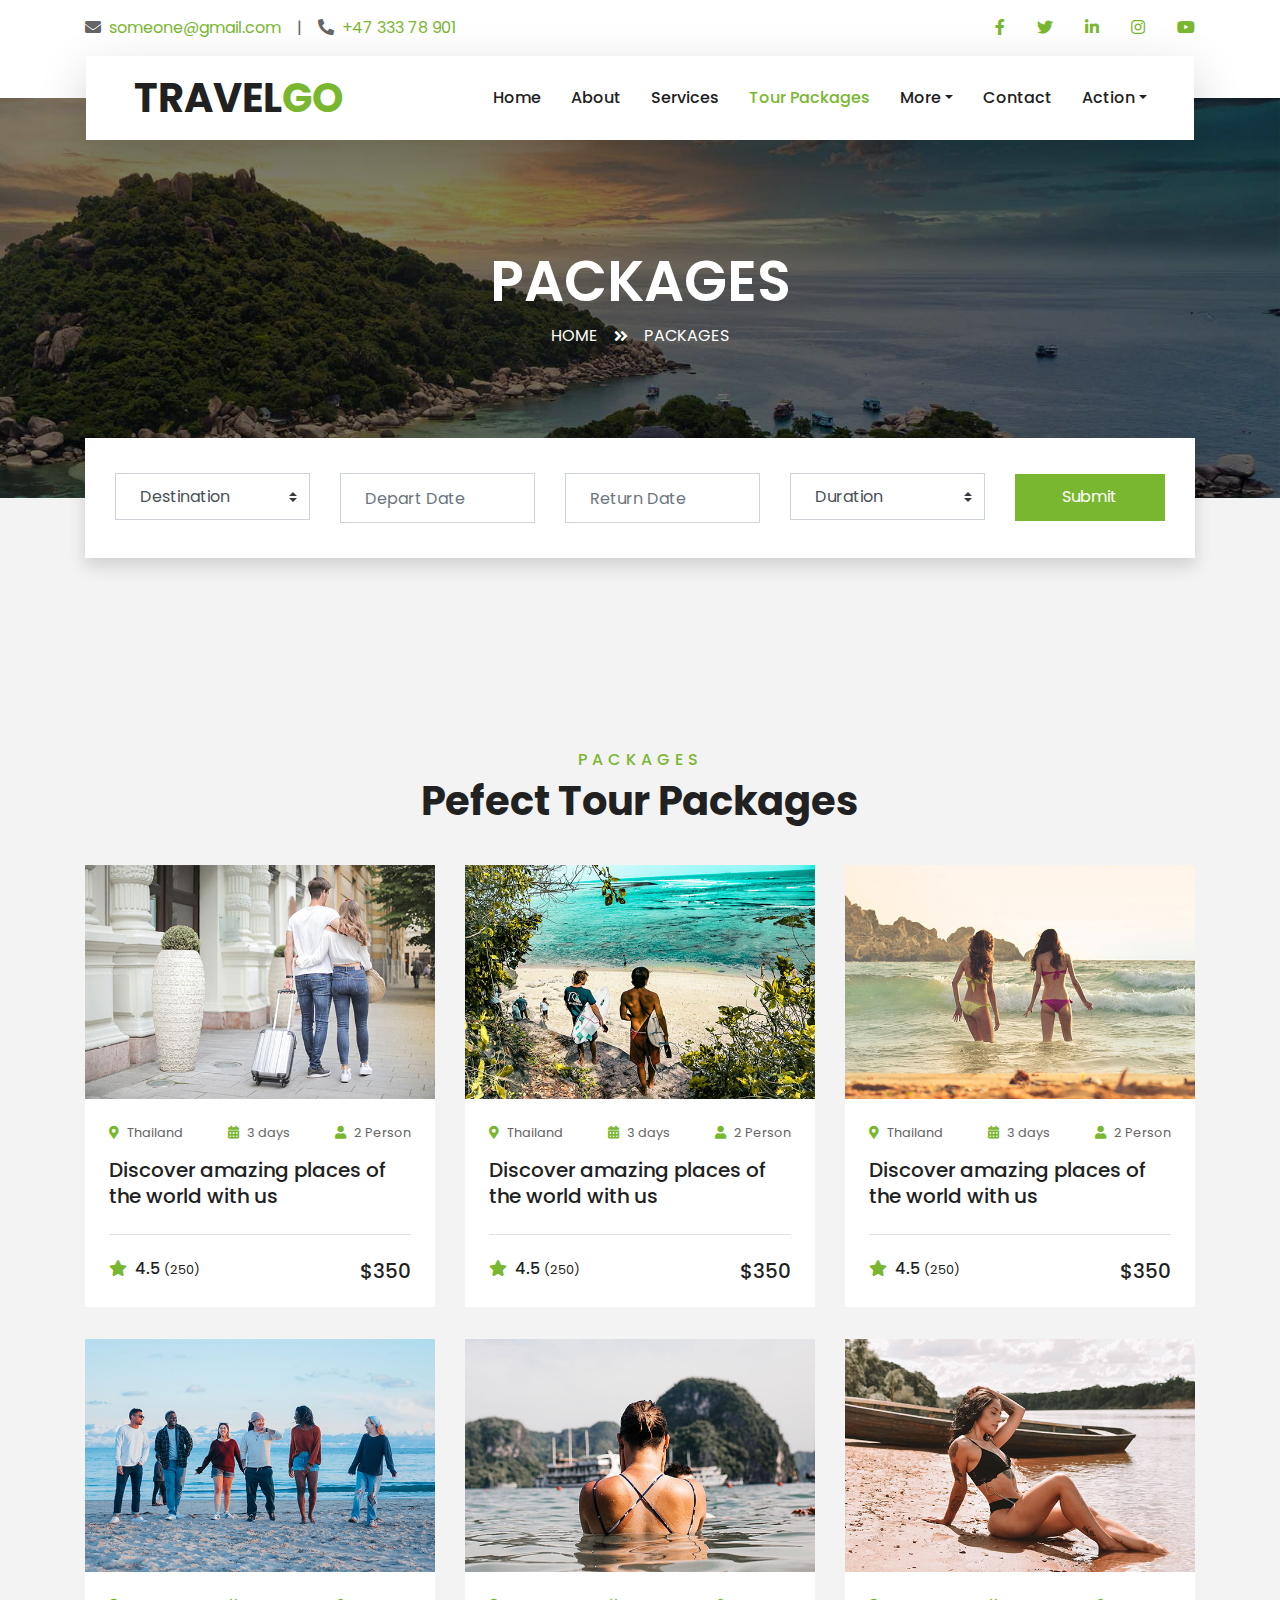
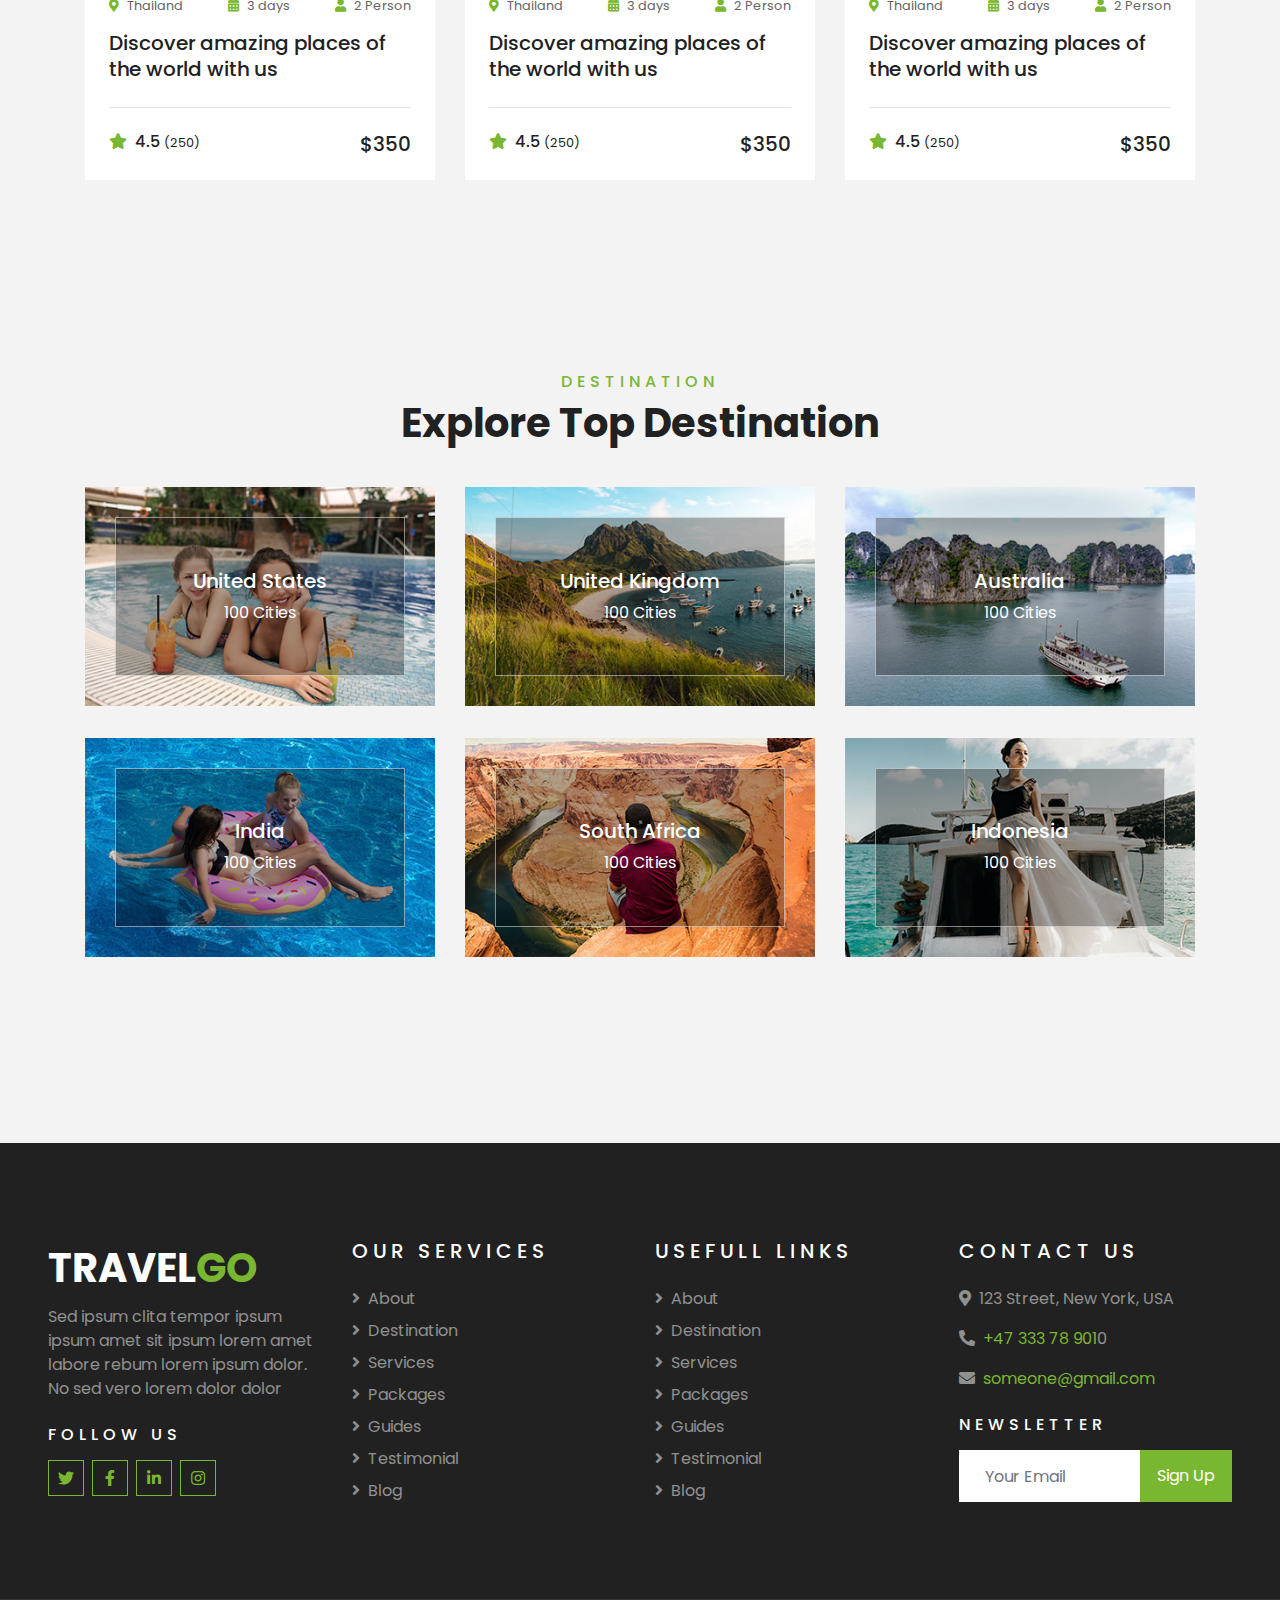
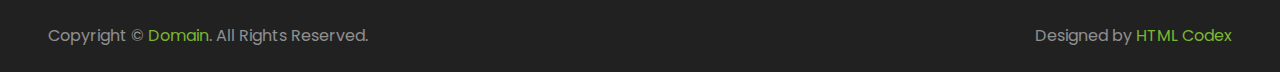
<file: package.html>
<!DOCTYPE html>
<html lang="en">

<head>
    <meta charset="utf-8">
    <title>travelgo - Go for a trip</title>
    <meta content="width=device-width, initial-scale=1.0" name="viewport">
    <meta content="Free HTML Templates" name="keywords">
    <meta content="Free HTML Templates" name="description">

    <!-- Favicon -->
    <link href="img/favicon.ico" rel="icon">

    <!-- Google Web Fonts -->
    <link rel="preconnect" href="https://fonts.gstatic.com">
    <link href="https://fonts.googleapis.com/css2?family=Poppins:wght@400;500;600;700&display=swap" rel="stylesheet"> 

    <!-- Font Awesome -->
    <link href="https://cdnjs.cloudflare.com/ajax/libs/font-awesome/5.10.0/css/all.min.css" rel="stylesheet">

    <!-- Libraries Stylesheet -->
    <link href="lib/owlcarousel/assets/owl.carousel.min.css" rel="stylesheet">
    <link href="lib/tempusdominus/css/tempusdominus-bootstrap-4.min.css" rel="stylesheet" />

    <!-- Customized Bootstrap Stylesheet -->
    <link href="css/style.css" rel="stylesheet">
</head>

<body>
    <!-- Topbar Start -->
    <div class="container-fluid bg-light pt-3 d-none d-lg-block">
        <div class="container">
            <div class="row">
                <div class="col-lg-6 text-center text-lg-left mb-2 mb-lg-0">
                    <div class="d-inline-flex align-items-center">
                        <p><i class="fa fa-envelope mr-2"></i><a href="mailto:someone@example.com">someone@gmail.com</a></p>
                        <p class="text-body px-3">|</p>
                        <p><i class="fa fa-phone-alt mr-2"></i><a href="tel:+4733378901">+47 333 78 901</a></p>
                    </div>
                </div>
                <div class="col-lg-6 text-center text-lg-right">
                    <div class="d-inline-flex align-items-center">
                        <a class="text-primary px-3" href="">
                            <i class="fab fa-facebook-f"></i>
                        </a>
                        <a class="text-primary px-3" href="">
                            <i class="fab fa-twitter"></i>
                        </a>
                        <a class="text-primary px-3" href="">
                            <i class="fab fa-linkedin-in"></i>
                        </a>
                        <a class="text-primary px-3" href="">
                            <i class="fab fa-instagram"></i>
                        </a>
                        <a class="text-primary pl-3" href="">
                            <i class="fab fa-youtube"></i>
                        </a>
                    </div>
                </div>
            </div>
        </div>
    </div>
    <!-- Topbar End -->


       <!-- Navbar Start -->
       <div class="container-fluid position-relative nav-bar p-0">
        <div class="container-lg position-relative p-0 px-lg-3" style="z-index: 9;">
            <nav class="navbar navbar-expand-lg bg-light navbar-light shadow-lg py-3 py-lg-0 pl-3 pl-lg-5">
                <a href="" class="navbar-brand">
                    <h1 class="m-0 text-primary"><span class="text-dark">TRAVEL</span>GO</h1>
                </a>
                <button type="button" class="navbar-toggler" data-toggle="collapse" data-target="#navbarCollapse">
                    <span class="navbar-toggler-icon"></span>
                </button>
                <div class="collapse navbar-collapse justify-content-between px-3" id="navbarCollapse">
                    <div class="navbar-nav ml-auto py-0">
                        <a href="index.html" class="nav-item nav-link">Home</a>
                        <a href="about.html" class="nav-item nav-link">About</a>
                        <a href="service.html" class="nav-item nav-link">Services</a>
                        <a href="package.html" class="nav-item nav-link active">Tour Packages</a>
                        <div class="nav-item dropdown">
                            <a href="#" class="nav-link dropdown-toggle" data-toggle="dropdown">More</a>
                            <div class="dropdown-menu border-0 rounded-0 m-0">
                              
                                <a href="single.html" class="dropdown-item">Package Detail</a>
                                <a href="destination.html" class="dropdown-item">Destination</a>
                                <a href="guide.html" class="dropdown-item">Travel Guides</a>
                                <a href="testimonial.html" class="dropdown-item">Testimonial</a>
                            </div>
                        </div>
                        <a href="contact.html" class="nav-item nav-link">Contact</a>
                        <div class="nav-item dropdown">
                            <a href="#" class="nav-link dropdown-toggle" data-toggle="dropdown">Action</a>
                            <div class="dropdown-menu border-0 rounded-0 m-0">
                                <a href="login.html" class="dropdown-item">Login</a>
                                <a href="registration.html" class="dropdown-item">Registration</a>

                            </div>
                        </div>
                    </div>
                </div>
            </nav>
        </div>
    </div>
    <!-- Navbar End -->

    <!-- Header Start -->
    <div class="container-fluid page-header">
        <div class="container">
            <div class="d-flex flex-column align-items-center justify-content-center" style="min-height: 400px">
                <h3 class="display-4 text-white text-uppercase">Packages</h3>
                <div class="d-inline-flex text-white">
                    <p class="m-0 text-uppercase"><a class="text-white" href="">Home</a></p>
                    <i class="fa fa-angle-double-right pt-1 px-3"></i>
                    <p class="m-0 text-uppercase">Packages</p>
                </div>
            </div>
        </div>
    </div>
    <!-- Header End -->


   <!-- Booking Start -->
   <div class="container-fluid booking mt-5 pb-5">
    <div class="container pb-5">
        <div class="bg-light shadow" style="padding: 30px;">
            <div class="row align-items-center" style="min-height: 60px;">
                <div class="col-md-10">
                    <div class="row">
                        <div class="col-md-3">
                            <div class="mb-3 mb-md-0">
                                <select class="custom-select px-4" style="height: 47px;">
                                    <option selected>Destination</option>
                                    <option value="1">Destination 1</option>
                                    <option value="2">Destination 1</option>
                                    <option value="3">Destination 1</option>
                                </select>
                            </div>
                        </div>
                        <div class="col-md-3">
                            <div class="mb-3 mb-md-0">
                                <div class="date" id="date1" data-target-input="nearest">
                                    <input type="text" class="form-control p-4 datetimepicker-input" placeholder="Depart Date" data-target="#date1" data-toggle="datetimepicker"/>
                                </div>
                            </div>
                        </div>
                        <div class="col-md-3">
                            <div class="mb-3 mb-md-0">
                                <div class="date" id="date2" data-target-input="nearest">
                                    <input type="text" class="form-control p-4 datetimepicker-input" placeholder="Return Date" data-target="#date2" data-toggle="datetimepicker"/>
                                </div>
                            </div>
                        </div>
                        <div class="col-md-3">
                            <div class="mb-3 mb-md-0">
                                <select class="custom-select px-4" style="height: 47px;">
                                    <option selected>Duration</option>
                                    <option value="1">Duration 1</option>
                                    <option value="2">Duration 1</option>
                                    <option value="3">Duration 1</option>
                                </select>
                            </div>
                        </div>
                    </div>
                </div>
                <div class="col-md-2">
                    <button class="btn btn-primary btn-block" type="submit" style="height: 47px; margin-top: -2px;"  data-toggle="modal" data-target="#invoiceModal">Submit</button>
                </div>
            </div>
        </div>
    </div>
</div>
<!-- Booking End -->

<div class="modal" id="invoiceModal" tabindex="-1" role="dialog" aria-labelledby="invoiceModalLabel" aria-hidden="true">
    <div class="modal-dialog" role="document">
      <div class="modal-content">
        <div class="modal-header">
          <h5 class="modal-title" id="invoiceModalLabel">Invoice</h5>
          <button type="button" class="close" data-dismiss="modal" aria-label="Close">
            <span aria-hidden="true">&times;</span>
          </button>
        </div>
        <div class="modal-body">
          <!-- Invoice content goes here -->
          <div class="row">
            <div class="col-md-6">
              <p><strong>Invoice Number:</strong> INV-2022001</p>
             
            </div>
            <div class="col-md-6">
                <p><strong>Date:</strong> January 16, 2024</p>
              <p><strong>Billed To:</strong> John Doe</p>
            
            </div>
          </div>


<div class="container">
    <h2>Travel Details</h2>
    <div class="table-responsive">
      <table class="table table-bordered">
        <thead>
          <tr>
            <th>Destination Name</th>
            <th>Start Date</th>
            <th>Return Date</th>
            <th>Price</th>
          </tr>
        </thead>
        <tbody>
          <tr>
            <td>Destination 1</td>
            <td>2024-01-01</td>
            <td>2024-01-10</td>
            <td>$500</td>
          </tr>
          <tr>
            <td>Destination 2</td>
            <td>2024-02-01</td>
            <td>2024-02-10</td>
            <td>$700</td>
          </tr>
          <!-- Add more rows as needed -->
  
          <!-- Total row -->
          <tr>
            <td colspan="3" class="text-right"><strong>Total:</strong></td>
            <td><strong>$1200</strong></td>
          </tr>
          <tr>
            <td colspan="2"> <form>
                <div class="form-row align-items-center">
                  <div class="col-auto">
                    <label class="sr-only" for="referralId">Referral ID</label>
                    <input type="text" class="form-control mb-2" id="referralId" placeholder="Enter Referral ID">
                  </div>
                  <div class="col-auto">
                    <button type="submit" class="btn btn-outline-primary mb-2">Submit</button>
                  </div>
                </div>
              </form> </td>
       
            <td><strong>discount</strong></td>
            <td>$700</td>
          </tr>
          <td colspan="3" class="text-right"><strong>Grand Total</strong></td>
          <td> 500$</td>
          <tr>

          </tr>
        </tbody>
      </table>
    </div>
  </div>
  

          <!-- Additional invoice details -->
        </div>
        <div class="modal-footer">
          <button type="button" class="btn btn-secondary" data-dismiss="modal">Close</button>
          <button type="button" class="btn btn-primary">Pay Now</button>
        </div>
      </div>
    </div>
  </div>
  


    <!-- Packages Start -->
    <div class="container-fluid py-5">
        <div class="container pt-5 pb-3">
            <div class="text-center mb-3 pb-3">
                <h6 class="text-primary text-uppercase" style="letter-spacing: 5px;">Packages</h6>
                <h1>Pefect Tour Packages</h1>
            </div>
            <div class="row">
                <div class="col-lg-4 col-md-6 mb-4">
                    <div class="package-item bg-white mb-2">
                        <img class="img-fluid" src="img/package-1.jpg" alt="">
                        <div class="p-4">
                            <div class="d-flex justify-content-between mb-3">
                                <small class="m-0"><i class="fa fa-map-marker-alt text-primary mr-2"></i>Thailand</small>
                                <small class="m-0"><i class="fa fa-calendar-alt text-primary mr-2"></i>3 days</small>
                                <small class="m-0"><i class="fa fa-user text-primary mr-2"></i>2 Person</small>
                            </div>
                            <a class="h5 text-decoration-none" href="">Discover amazing places of the world with us</a>
                            <div class="border-top mt-4 pt-4">
                                <div class="d-flex justify-content-between">
                                    <h6 class="m-0"><i class="fa fa-star text-primary mr-2"></i>4.5 <small>(250)</small></h6>
                                    <h5 class="m-0">$350</h5>
                                </div>
                            </div>
                        </div>
                    </div>
                </div>
                <div class="col-lg-4 col-md-6 mb-4">
                    <div class="package-item bg-white mb-2">
                        <img class="img-fluid" src="img/package-2.jpg" alt="">
                        <div class="p-4">
                            <div class="d-flex justify-content-between mb-3">
                                <small class="m-0"><i class="fa fa-map-marker-alt text-primary mr-2"></i>Thailand</small>
                                <small class="m-0"><i class="fa fa-calendar-alt text-primary mr-2"></i>3 days</small>
                                <small class="m-0"><i class="fa fa-user text-primary mr-2"></i>2 Person</small>
                            </div>
                            <a class="h5 text-decoration-none" href="">Discover amazing places of the world with us</a>
                            <div class="border-top mt-4 pt-4">
                                <div class="d-flex justify-content-between">
                                    <h6 class="m-0"><i class="fa fa-star text-primary mr-2"></i>4.5 <small>(250)</small></h6>
                                    <h5 class="m-0">$350</h5>
                                </div>
                            </div>
                        </div>
                    </div>
                </div>
                <div class="col-lg-4 col-md-6 mb-4">
                    <div class="package-item bg-white mb-2">
                        <img class="img-fluid" src="img/package-3.jpg" alt="">
                        <div class="p-4">
                            <div class="d-flex justify-content-between mb-3">
                                <small class="m-0"><i class="fa fa-map-marker-alt text-primary mr-2"></i>Thailand</small>
                                <small class="m-0"><i class="fa fa-calendar-alt text-primary mr-2"></i>3 days</small>
                                <small class="m-0"><i class="fa fa-user text-primary mr-2"></i>2 Person</small>
                            </div>
                            <a class="h5 text-decoration-none" href="">Discover amazing places of the world with us</a>
                            <div class="border-top mt-4 pt-4">
                                <div class="d-flex justify-content-between">
                                    <h6 class="m-0"><i class="fa fa-star text-primary mr-2"></i>4.5 <small>(250)</small></h6>
                                    <h5 class="m-0">$350</h5>
                                </div>
                            </div>
                        </div>
                    </div>
                </div>
                <div class="col-lg-4 col-md-6 mb-4">
                    <div class="package-item bg-white mb-2">
                        <img class="img-fluid" src="img/package-4.jpg" alt="">
                        <div class="p-4">
                            <div class="d-flex justify-content-between mb-3">
                                <small class="m-0"><i class="fa fa-map-marker-alt text-primary mr-2"></i>Thailand</small>
                                <small class="m-0"><i class="fa fa-calendar-alt text-primary mr-2"></i>3 days</small>
                                <small class="m-0"><i class="fa fa-user text-primary mr-2"></i>2 Person</small>
                            </div>
                            <a class="h5 text-decoration-none" href="">Discover amazing places of the world with us</a>
                            <div class="border-top mt-4 pt-4">
                                <div class="d-flex justify-content-between">
                                    <h6 class="m-0"><i class="fa fa-star text-primary mr-2"></i>4.5 <small>(250)</small></h6>
                                    <h5 class="m-0">$350</h5>
                                </div>
                            </div>
                        </div>
                    </div>
                </div>
                <div class="col-lg-4 col-md-6 mb-4">
                    <div class="package-item bg-white mb-2">
                        <img class="img-fluid" src="img/package-5.jpg" alt="">
                        <div class="p-4">
                            <div class="d-flex justify-content-between mb-3">
                                <small class="m-0"><i class="fa fa-map-marker-alt text-primary mr-2"></i>Thailand</small>
                                <small class="m-0"><i class="fa fa-calendar-alt text-primary mr-2"></i>3 days</small>
                                <small class="m-0"><i class="fa fa-user text-primary mr-2"></i>2 Person</small>
                            </div>
                            <a class="h5 text-decoration-none" href="">Discover amazing places of the world with us</a>
                            <div class="border-top mt-4 pt-4">
                                <div class="d-flex justify-content-between">
                                    <h6 class="m-0"><i class="fa fa-star text-primary mr-2"></i>4.5 <small>(250)</small></h6>
                                    <h5 class="m-0">$350</h5>
                                </div>
                            </div>
                        </div>
                    </div>
                </div>
                <div class="col-lg-4 col-md-6 mb-4">
                    <div class="package-item bg-white mb-2">
                        <img class="img-fluid" src="img/package-6.jpg" alt="">
                        <div class="p-4">
                            <div class="d-flex justify-content-between mb-3">
                                <small class="m-0"><i class="fa fa-map-marker-alt text-primary mr-2"></i>Thailand</small>
                                <small class="m-0"><i class="fa fa-calendar-alt text-primary mr-2"></i>3 days</small>
                                <small class="m-0"><i class="fa fa-user text-primary mr-2"></i>2 Person</small>
                            </div>
                            <a class="h5 text-decoration-none" href="">Discover amazing places of the world with us</a>
                            <div class="border-top mt-4 pt-4">
                                <div class="d-flex justify-content-between">
                                    <h6 class="m-0"><i class="fa fa-star text-primary mr-2"></i>4.5 <small>(250)</small></h6>
                                    <h5 class="m-0">$350</h5>
                                </div>
                            </div>
                        </div>
                    </div>
                </div>
            </div>
        </div>
    </div>
    <!-- Packages End -->


    <!-- Destination Start -->
    <div class="container-fluid py-5">
        <div class="container pt-5 pb-3">
            <div class="text-center mb-3 pb-3">
                <h6 class="text-primary text-uppercase" style="letter-spacing: 5px;">Destination</h6>
                <h1>Explore Top Destination</h1>
            </div>
            <div class="row">
                <div class="col-lg-4 col-md-6 mb-4">
                    <div class="destination-item position-relative overflow-hidden mb-2">
                        <img class="img-fluid" src="img/destination-1.jpg" alt="">
                        <a class="destination-overlay text-white text-decoration-none" href="">
                            <h5 class="text-white">United States</h5>
                            <span>100 Cities</span>
                        </a>
                    </div>
                </div>
                <div class="col-lg-4 col-md-6 mb-4">
                    <div class="destination-item position-relative overflow-hidden mb-2">
                        <img class="img-fluid" src="img/destination-2.jpg" alt="">
                        <a class="destination-overlay text-white text-decoration-none" href="">
                            <h5 class="text-white">United Kingdom</h5>
                            <span>100 Cities</span>
                        </a>
                    </div>
                </div>
                <div class="col-lg-4 col-md-6 mb-4">
                    <div class="destination-item position-relative overflow-hidden mb-2">
                        <img class="img-fluid" src="img/destination-3.jpg" alt="">
                        <a class="destination-overlay text-white text-decoration-none" href="">
                            <h5 class="text-white">Australia</h5>
                            <span>100 Cities</span>
                        </a>
                    </div>
                </div>
                <div class="col-lg-4 col-md-6 mb-4">
                    <div class="destination-item position-relative overflow-hidden mb-2">
                        <img class="img-fluid" src="img/destination-4.jpg" alt="">
                        <a class="destination-overlay text-white text-decoration-none" href="">
                            <h5 class="text-white">India</h5>
                            <span>100 Cities</span>
                        </a>
                    </div>
                </div>
                <div class="col-lg-4 col-md-6 mb-4">
                    <div class="destination-item position-relative overflow-hidden mb-2">
                        <img class="img-fluid" src="img/destination-5.jpg" alt="">
                        <a class="destination-overlay text-white text-decoration-none" href="">
                            <h5 class="text-white">South Africa</h5>
                            <span>100 Cities</span>
                        </a>
                    </div>
                </div>
                <div class="col-lg-4 col-md-6 mb-4">
                    <div class="destination-item position-relative overflow-hidden mb-2">
                        <img class="img-fluid" src="img/destination-6.jpg" alt="">
                        <a class="destination-overlay text-white text-decoration-none" href="">
                            <h5 class="text-white">Indonesia</h5>
                            <span>100 Cities</span>
                        </a>
                    </div>
                </div>
            </div>
        </div>
    </div>
    <!-- Destination Start -->


    <!-- Footer Start -->
    <div class="container-fluid bg-dark text-white-50 py-5 px-sm-3 px-lg-5" style="margin-top: 90px;">
        <div class="row pt-5">
            <div class="col-lg-3 col-md-6 mb-5">
                <a href="" class="navbar-brand">
                    <h1 class="text-primary"><span class="text-white">TRAVEL</span>GO</h1>
                </a>
                <p>Sed ipsum clita tempor ipsum ipsum amet sit ipsum lorem amet labore rebum lorem ipsum dolor. No sed vero lorem dolor dolor</p>
                <h6 class="text-white text-uppercase mt-4 mb-3" style="letter-spacing: 5px;">Follow Us</h6>
                <div class="d-flex justify-content-start">
                    <a class="btn btn-outline-primary btn-square mr-2" href="#"><i class="fab fa-twitter"></i></a>
                    <a class="btn btn-outline-primary btn-square mr-2" href="#"><i class="fab fa-facebook-f"></i></a>
                    <a class="btn btn-outline-primary btn-square mr-2" href="#"><i class="fab fa-linkedin-in"></i></a>
                    <a class="btn btn-outline-primary btn-square" href="#"><i class="fab fa-instagram"></i></a>
                </div>
            </div>
            <div class="col-lg-3 col-md-6 mb-5">
                <h5 class="text-white text-uppercase mb-4" style="letter-spacing: 5px;">Our Services</h5>
                <div class="d-flex flex-column justify-content-start">
                    <a class="text-white-50 mb-2" href="#"><i class="fa fa-angle-right mr-2"></i>About</a>
                    <a class="text-white-50 mb-2" href="#"><i class="fa fa-angle-right mr-2"></i>Destination</a>
                    <a class="text-white-50 mb-2" href="#"><i class="fa fa-angle-right mr-2"></i>Services</a>
                    <a class="text-white-50 mb-2" href="#"><i class="fa fa-angle-right mr-2"></i>Packages</a>
                    <a class="text-white-50 mb-2" href="#"><i class="fa fa-angle-right mr-2"></i>Guides</a>
                    <a class="text-white-50 mb-2" href="#"><i class="fa fa-angle-right mr-2"></i>Testimonial</a>
                    <a class="text-white-50" href="#"><i class="fa fa-angle-right mr-2"></i>Blog</a>
                </div>
            </div>
            <div class="col-lg-3 col-md-6 mb-5">
                <h5 class="text-white text-uppercase mb-4" style="letter-spacing: 5px;">Usefull Links</h5>
                <div class="d-flex flex-column justify-content-start">
                    <a class="text-white-50 mb-2" href="#"><i class="fa fa-angle-right mr-2"></i>About</a>
                    <a class="text-white-50 mb-2" href="#"><i class="fa fa-angle-right mr-2"></i>Destination</a>
                    <a class="text-white-50 mb-2" href="#"><i class="fa fa-angle-right mr-2"></i>Services</a>
                    <a class="text-white-50 mb-2" href="#"><i class="fa fa-angle-right mr-2"></i>Packages</a>
                    <a class="text-white-50 mb-2" href="#"><i class="fa fa-angle-right mr-2"></i>Guides</a>
                    <a class="text-white-50 mb-2" href="#"><i class="fa fa-angle-right mr-2"></i>Testimonial</a>
                    <a class="text-white-50" href="#"><i class="fa fa-angle-right mr-2"></i>Blog</a>
                </div>
            </div>
            <div class="col-lg-3 col-md-6 mb-5">
                <h5 class="text-white text-uppercase mb-4" style="letter-spacing: 5px;">Contact Us</h5>
                <p><i class="fa fa-map-marker-alt mr-2"></i>123 Street, New York, USA</p>
                <p><i class="fa fa-phone-alt mr-2"></i><a href="tel:+4733378901">+47 333 78 901</a>0</p>
                <p><i class="fa fa-envelope mr-2"></i><a href="mailto:someone@example.com">someone@gmail.com</a></p>
                <h6 class="text-white text-uppercase mt-4 mb-3" style="letter-spacing: 5px;">Newsletter</h6>
                <div class="w-100">
                    <div class="input-group">
                        <input type="text" class="form-control border-light" style="padding: 25px;" placeholder="Your Email">
                        <div class="input-group-append">
                            <button class="btn btn-primary px-3">Sign Up</button>
                        </div>
                    </div>
                </div>
            </div>
        </div>
    </div>
    <div class="container-fluid bg-dark text-white border-top py-4 px-sm-3 px-md-5" style="border-color: rgba(256, 256, 256, .1) !important;">
        <div class="row">
            <div class="col-lg-6 text-center text-md-left mb-3 mb-md-0">
                <p class="m-0 text-white-50">Copyright &copy; <a href="#">Domain</a>. All Rights Reserved.</a>
                </p>
            </div>
            <div class="col-lg-6 text-center text-md-right">
                <p class="m-0 text-white-50">Designed by <a href="https://htmlcodex.com">HTML Codex</a>
                </p>
            </div>
        </div>
    </div>
    <!-- Footer End -->


    <!-- Back to Top -->
    <a href="#" class="btn btn-lg btn-primary btn-lg-square back-to-top"><i class="fa fa-angle-double-up"></i></a>


    <!-- JavaScript Libraries -->
    <script src="https://code.jquery.com/jquery-3.4.1.min.js"></script>
    <script src="https://stackpath.bootstrapcdn.com/bootstrap/4.4.1/js/bootstrap.bundle.min.js"></script>
    <script src="lib/easing/easing.min.js"></script>
    <script src="lib/owlcarousel/owl.carousel.min.js"></script>
    <script src="lib/tempusdominus/js/moment.min.js"></script>
    <script src="lib/tempusdominus/js/moment-timezone.min.js"></script>
    <script src="lib/tempusdominus/js/tempusdominus-bootstrap-4.min.js"></script>

    <!-- Contact Javascript File -->
    <script src="mail/jqBootstrapValidation.min.js"></script>
    <script src="mail/contact.js"></script>

    <!-- Template Javascript -->
    <script src="js/main.js"></script>
</body>

</html>
</file>
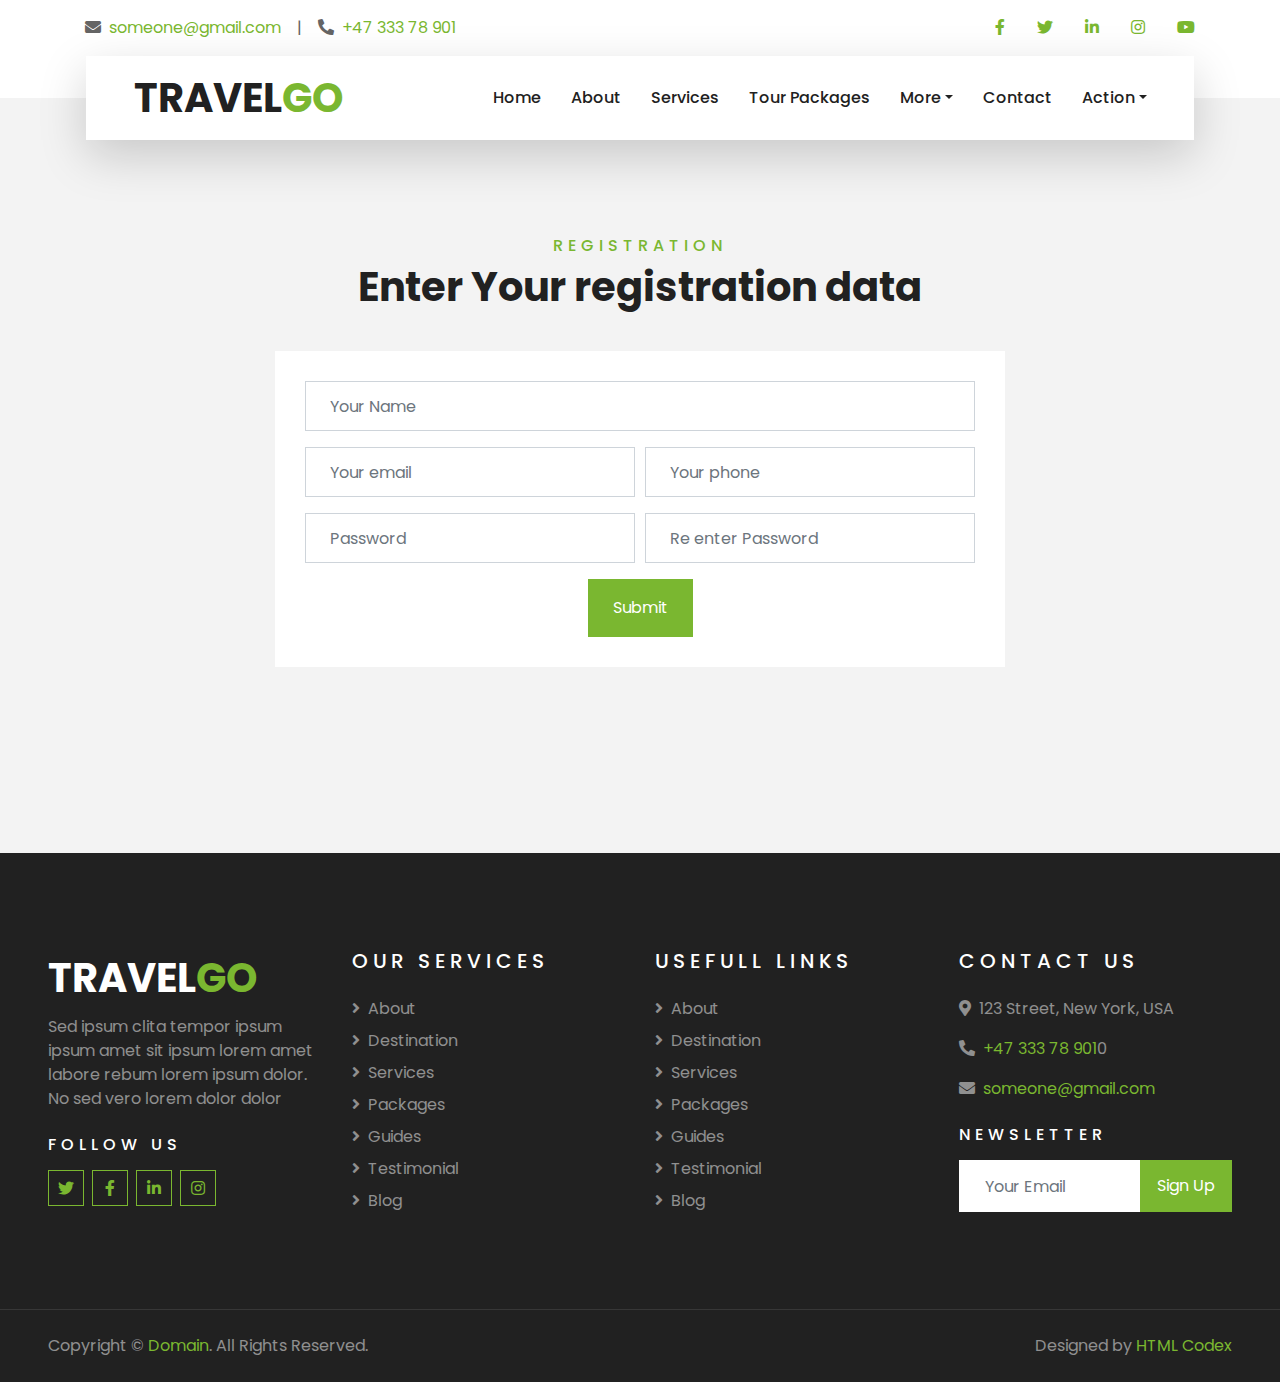
<file: registration.html>
<!DOCTYPE html>
<html lang="en">

<head>
    <meta charset="utf-8">
    <title>travelgo</title>
    <meta content="width=device-width, initial-scale=1.0" name="viewport">
    <meta content="Free HTML Templates" name="keywords">
    <meta content="Free HTML Templates" name="description">

    <!-- Favicon -->
    <link href="img/favicon.ico" rel="icon">

    <!-- Google Web Fonts -->
    <link rel="preconnect" href="https://fonts.gstatic.com">
    <link href="https://fonts.googleapis.com/css2?family=Poppins:wght@400;500;600;700&display=swap" rel="stylesheet"> 

    <!-- Font Awesome -->
    <link href="https://cdnjs.cloudflare.com/ajax/libs/font-awesome/5.10.0/css/all.min.css" rel="stylesheet">

    <!-- Libraries Stylesheet -->
    <link href="lib/owlcarousel/assets/owl.carousel.min.css" rel="stylesheet">
    <link href="lib/tempusdominus/css/tempusdominus-bootstrap-4.min.css" rel="stylesheet" />

    <!-- Customized Bootstrap Stylesheet -->
    <link href="css/style.css" rel="stylesheet">
   
</head>

<body>
    <!-- Topbar Start -->
    <div class="container-fluid bg-light pt-3 d-none d-lg-block">
        <div class="container">
            <div class="row">
                <div class="col-lg-6 text-center text-lg-left mb-2 mb-lg-0">
                    <div class="d-inline-flex align-items-center">
                        <p><i class="fa fa-envelope mr-2"></i><a href="mailto:someone@example.com">someone@gmail.com</a></p>
                        <p class="text-body px-3">|</p>
                        <p><i class="fa fa-phone-alt mr-2"></i><a href="tel:+4733378901">+47 333 78 901</a></p>
                    </div>
                </div>
                <div class="col-lg-6 text-center text-lg-right">
                    <div class="d-inline-flex align-items-center">
                        <a class="text-primary px-3" href="">
                            <i class="fab fa-facebook-f"></i>
                        </a>
                        <a class="text-primary px-3" href="">
                            <i class="fab fa-twitter"></i>
                        </a>
                        <a class="text-primary px-3" href="">
                            <i class="fab fa-linkedin-in"></i>
                        </a>
                        <a class="text-primary px-3" href="">
                            <i class="fab fa-instagram"></i>
                        </a>
                        <a class="text-primary pl-3" href="">
                            <i class="fab fa-youtube"></i>
                        </a>
                    </div>
                </div>
            </div>
        </div>
    </div>
    <!-- Topbar End -->


    <!-- Navbar Start -->
    <div class="container-fluid position-relative nav-bar p-0">
        <div class="container-lg position-relative p-0 px-lg-3" style="z-index: 9;">
            <nav class="navbar navbar-expand-lg bg-light navbar-light shadow-lg py-3 py-lg-0 pl-3 pl-lg-5">
                <a href="" class="navbar-brand">
                    <h1 class="m-0 text-primary"><span class="text-dark">TRAVEL</span>GO</h1>
                </a>
                <button type="button" class="navbar-toggler" data-toggle="collapse" data-target="#navbarCollapse">
                    <span class="navbar-toggler-icon"></span>
                </button>
                <div class="collapse navbar-collapse justify-content-between px-3" id="navbarCollapse">
                    <div class="navbar-nav ml-auto py-0">
                        <a href="index.html" class="nav-item nav-link ">Home</a>
                        <a href="about.html" class="nav-item nav-link">About</a>
                        <a href="service.html" class="nav-item nav-link">Services</a>
                        <a href="package.html" class="nav-item nav-link">Tour Packages</a>
                        <div class="nav-item dropdown">
                            <a href="#" class="nav-link dropdown-toggle" data-toggle="dropdown">More</a>
                            <div class="dropdown-menu border-0 rounded-0 m-0">
                              
                                <a href="single.html" class="dropdown-item">Package Detail</a>
                                <a href="destination.html" class="dropdown-item">Destination</a>
                                <a href="guide.html" class="dropdown-item">Travel Guides</a>
                                <a href="testimonial.html" class="dropdown-item">Testimonial</a>
                            </div>
                        </div>
                        <a href="contact.html" class="nav-item nav-link">Contact</a>
                        <div class="nav-item dropdown">
                            <a href="#" class="nav-link dropdown-toggle" data-toggle="dropdown">Action</a>
                            <div class="dropdown-menu border-0 rounded-0 m-0">
                                <a href="login.html" class="dropdown-item">Login</a>
                                <a href="registration.html" class="dropdown-item">Registration</a>

                            </div>
                        </div>
                      
                      
                    </div>
                </div>
            </nav>
        </div>
    </div>
    <!-- Navbar End -->





<!-- Registration Start -->
<div class="container-fluid py-5">
    <div class="container py-5">
        <div class="text-center mb-3 pb-3">
            <h6 class="text-primary text-uppercase" style="letter-spacing: 5px;">Registration</h6>
            <h1>Enter Your registration data</h1>
        </div>
        <div class="row justify-content-center">
            <div class="col-lg-8">
                <div class="contact-form bg-white" style="padding: 30px;">
                    <div id="success"></div>
                    <form name="sentMessage" id="contactForm" novalidate="novalidate">
                        <div class="form-row">
                            <div class="control-group col-sm-12">
                                <input type="text" class="form-control p-4" id="name" placeholder="Your Name"
                                    required="required" data-validation-required-message="Please enter your name" />
                                <p class="help-block text-danger"></p>
                            </div>
                            <div class="control-group col-sm-6">
                                <input type="email" class="form-control p-4" id="email" placeholder="Your email"
                                    required="required" data-validation-required-message="Please enter your email" />
                                <p class="help-block text-danger"></p>
                            </div>
                            <div class="control-group col-sm-6">
                                <input type="text" class="form-control p-4" id="phone" placeholder="Your phone"
                                    required="required" data-validation-required-message="Please enter your phone" />
                                <p class="help-block text-danger"></p>
                            </div>

                            <div class="control-group col-sm-6">
                                <input type="text" class="form-control p-4" id="Password" placeholder="Password"
                                    required="required" data-validation-required-message="Please enter password" />
                                <p class="help-block text-danger"></p>
                            </div>
                            <div class="control-group col-sm-6">
                                <input type="text" class="form-control p-4" id="RePassword" placeholder="Re enter Password"
                                    required="required" data-validation-required-message="Re-type Password" />
                                <p class="help-block text-danger"></p>
                            </div>
                            
                        </div>
                    
                        <div class="text-center">
                            <button class="btn btn-primary py-3 px-4" type="submit" id="sendMessageButton">Submit</button>
                        </div>
                    </form>
                </div>
            </div>
        </div>
    </div>
</div>
<!-- Registration End -->



   
    <!-- Footer Start -->
    <div class="container-fluid bg-dark text-white-50 py-5 px-sm-3 px-lg-5" style="margin-top: 90px;">
        <div class="row pt-5">
            <div class="col-lg-3 col-md-6 mb-5">
                <a href="" class="navbar-brand">
                    <h1 class="text-primary"><span class="text-white">TRAVEL</span>GO</h1>
                </a>
                <p>Sed ipsum clita tempor ipsum ipsum amet sit ipsum lorem amet labore rebum lorem ipsum dolor. No sed vero lorem dolor dolor</p>
                <h6 class="text-white text-uppercase mt-4 mb-3" style="letter-spacing: 5px;">Follow Us</h6>
                <div class="d-flex justify-content-start">
                    <a class="btn btn-outline-primary btn-square mr-2" href="#"><i class="fab fa-twitter"></i></a>
                    <a class="btn btn-outline-primary btn-square mr-2" href="#"><i class="fab fa-facebook-f"></i></a>
                    <a class="btn btn-outline-primary btn-square mr-2" href="#"><i class="fab fa-linkedin-in"></i></a>
                    <a class="btn btn-outline-primary btn-square" href="#"><i class="fab fa-instagram"></i></a>
                </div>
            </div>
            <div class="col-lg-3 col-md-6 mb-5">
                <h5 class="text-white text-uppercase mb-4" style="letter-spacing: 5px;">Our Services</h5>
                <div class="d-flex flex-column justify-content-start">
                    <a class="text-white-50 mb-2" href="#"><i class="fa fa-angle-right mr-2"></i>About</a>
                    <a class="text-white-50 mb-2" href="#"><i class="fa fa-angle-right mr-2"></i>Destination</a>
                    <a class="text-white-50 mb-2" href="#"><i class="fa fa-angle-right mr-2"></i>Services</a>
                    <a class="text-white-50 mb-2" href="#"><i class="fa fa-angle-right mr-2"></i>Packages</a>
                    <a class="text-white-50 mb-2" href="#"><i class="fa fa-angle-right mr-2"></i>Guides</a>
                    <a class="text-white-50 mb-2" href="#"><i class="fa fa-angle-right mr-2"></i>Testimonial</a>
                    <a class="text-white-50" href="#"><i class="fa fa-angle-right mr-2"></i>Blog</a>
                </div>
            </div>
            <div class="col-lg-3 col-md-6 mb-5">
                <h5 class="text-white text-uppercase mb-4" style="letter-spacing: 5px;">Usefull Links</h5>
                <div class="d-flex flex-column justify-content-start">
                    <a class="text-white-50 mb-2" href="#"><i class="fa fa-angle-right mr-2"></i>About</a>
                    <a class="text-white-50 mb-2" href="#"><i class="fa fa-angle-right mr-2"></i>Destination</a>
                    <a class="text-white-50 mb-2" href="#"><i class="fa fa-angle-right mr-2"></i>Services</a>
                    <a class="text-white-50 mb-2" href="#"><i class="fa fa-angle-right mr-2"></i>Packages</a>
                    <a class="text-white-50 mb-2" href="#"><i class="fa fa-angle-right mr-2"></i>Guides</a>
                    <a class="text-white-50 mb-2" href="#"><i class="fa fa-angle-right mr-2"></i>Testimonial</a>
                    <a class="text-white-50" href="#"><i class="fa fa-angle-right mr-2"></i>Blog</a>
                </div>
            </div>
            <div class="col-lg-3 col-md-6 mb-5">
                <h5 class="text-white text-uppercase mb-4" style="letter-spacing: 5px;">Contact Us</h5>
                <p><i class="fa fa-map-marker-alt mr-2"></i>123 Street, New York, USA</p>
                <p><i class="fa fa-phone-alt mr-2"></i><a href="tel:+4733378901">+47 333 78 901</a>0</p>
                <p><i class="fa fa-envelope mr-2"></i><a href="mailto:someone@example.com">someone@gmail.com</a></p>
                <h6 class="text-white text-uppercase mt-4 mb-3" style="letter-spacing: 5px;">Newsletter</h6>
                <div class="w-100">
                    <div class="input-group">
                        <input type="text" class="form-control border-light" style="padding: 25px;" placeholder="Your Email">
                        <div class="input-group-append">
                            <button class="btn btn-primary px-3">Sign Up</button>
                        </div>
                    </div>
                </div>
            </div>
        </div>
    </div>
    <div class="container-fluid bg-dark text-white border-top py-4 px-sm-3 px-md-5" style="border-color: rgba(256, 256, 256, .1) !important;">
        <div class="row">
            <div class="col-lg-6 text-center text-md-left mb-3 mb-md-0">
                <p class="m-0 text-white-50">Copyright &copy; <a href="#">Domain</a>. All Rights Reserved.</a>
                </p>
            </div>
            <div class="col-lg-6 text-center text-md-right">
                <p class="m-0 text-white-50">Designed by <a href="https://htmlcodex.com">HTML Codex</a>
                </p>
            </div>
        </div>
    </div>
    <!-- Footer End -->


    <!-- Back to Top -->
    <a href="#" class="btn btn-lg btn-primary btn-lg-square back-to-top"><i class="fa fa-angle-double-up"></i></a>


    <!-- JavaScript Libraries -->
    <script src="https://code.jquery.com/jquery-3.4.1.min.js"></script>
    <script src="https://stackpath.bootstrapcdn.com/bootstrap/4.4.1/js/bootstrap.bundle.min.js"></script>
    <script src="lib/easing/easing.min.js"></script>
    <script src="lib/owlcarousel/owl.carousel.min.js"></script>
    <script src="lib/tempusdominus/js/moment.min.js"></script>
    <script src="lib/tempusdominus/js/moment-timezone.min.js"></script>
    <script src="lib/tempusdominus/js/tempusdominus-bootstrap-4.min.js"></script>

    <!-- Contact Javascript File -->
    <script src="mail/jqBootstrapValidation.min.js"></script>
    <script src="mail/contact.js"></script>

    <!-- Template Javascript -->
    <script src="js/main.js"></script>
</body>

</html>
</file>
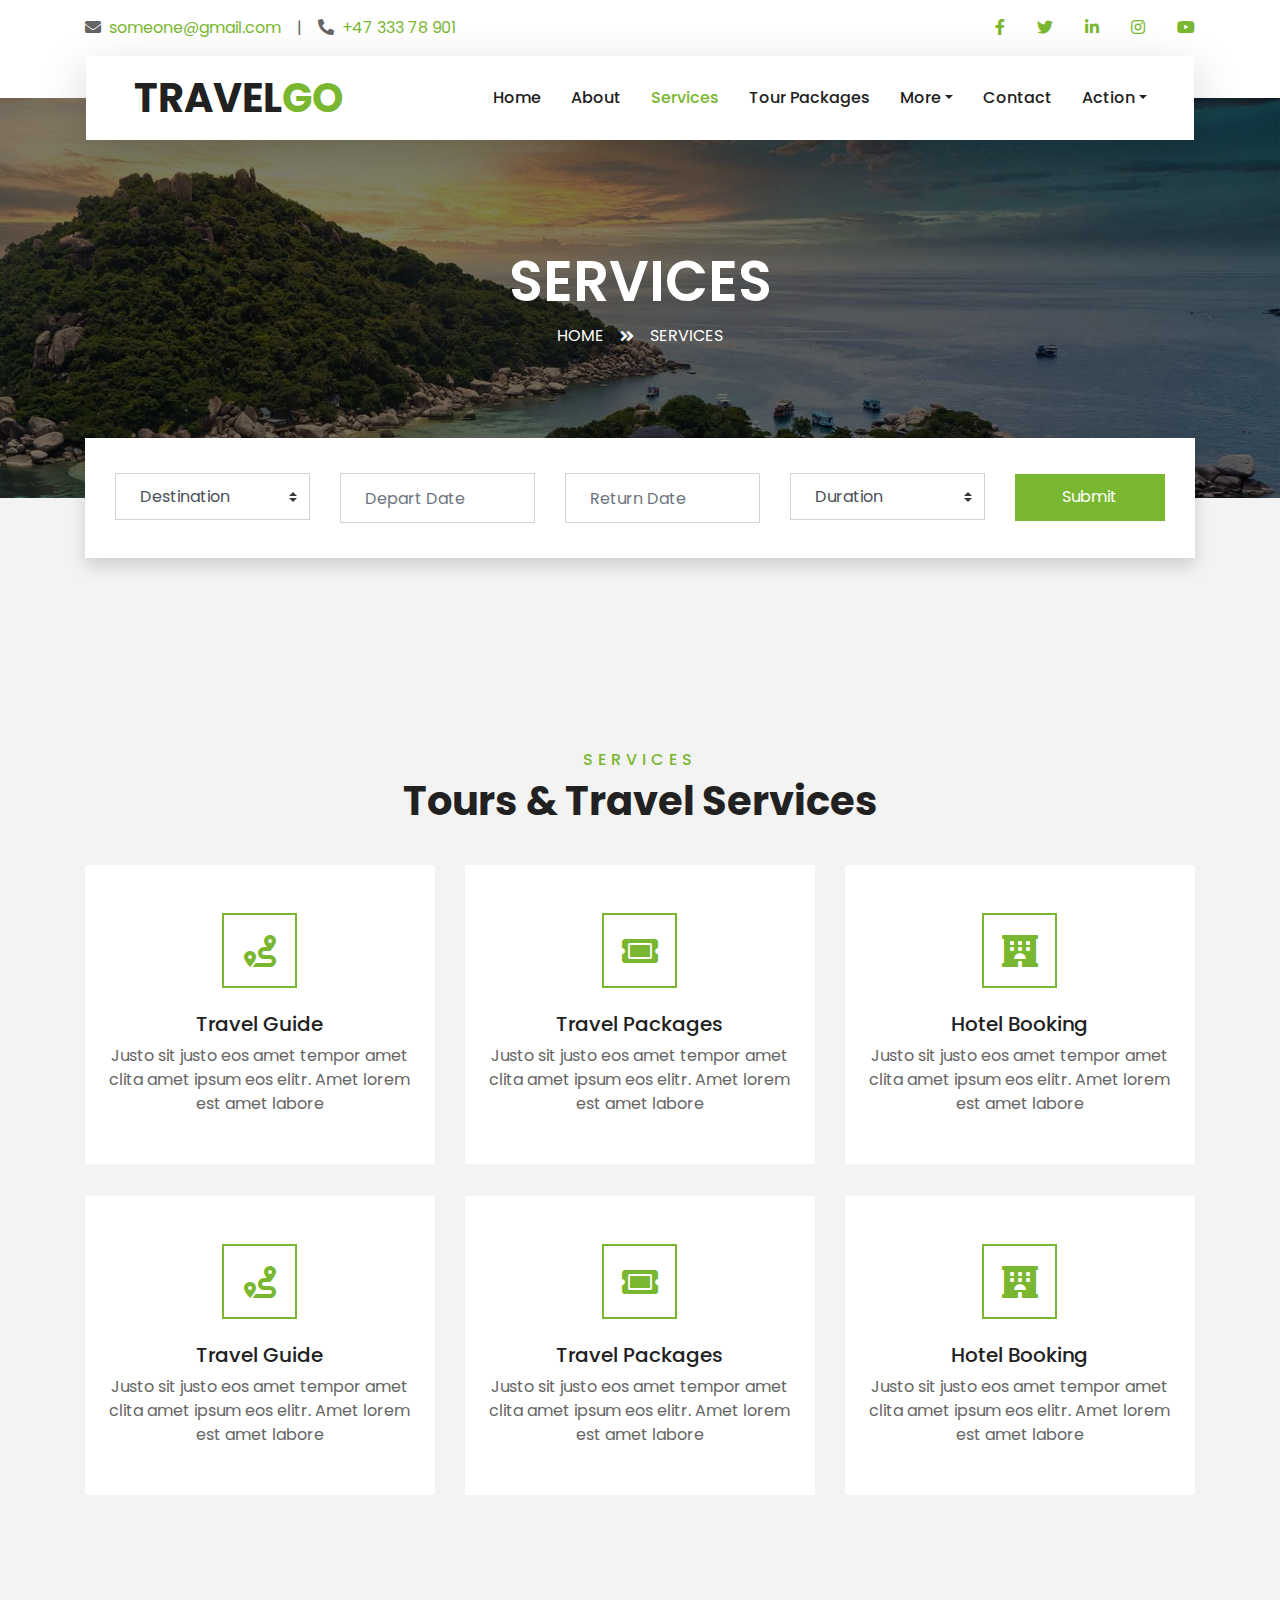
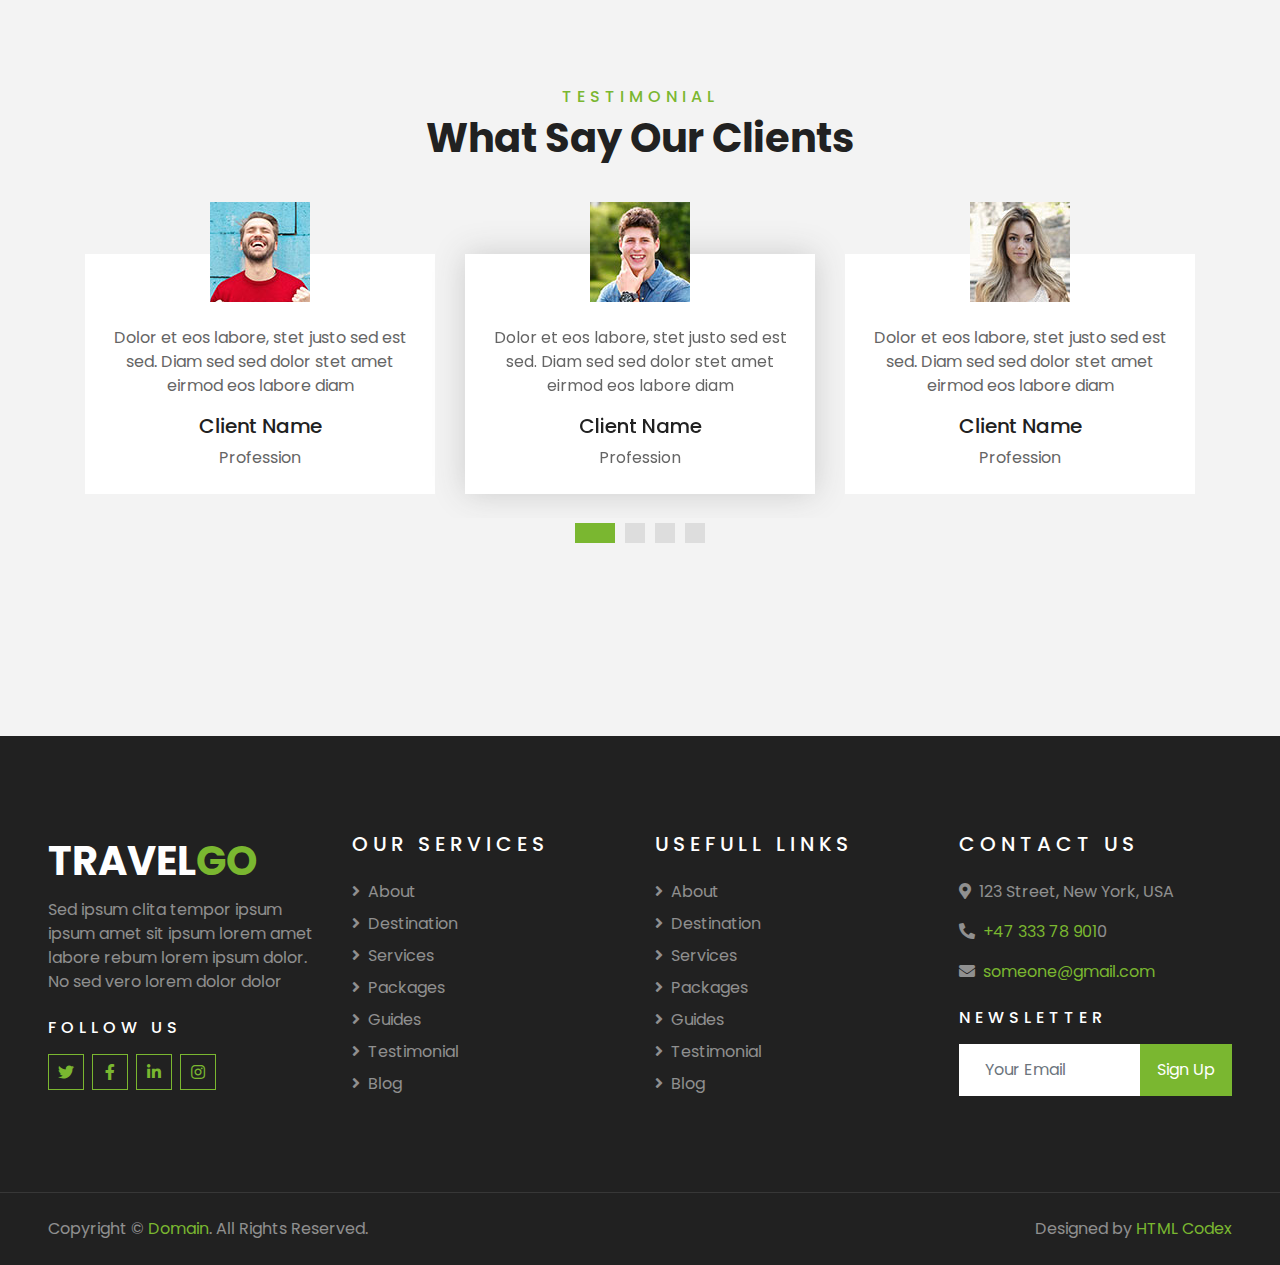
<file: service.html>
<!DOCTYPE html>
<html lang="en">

<head>
    <meta charset="utf-8">
    <title>travelgo - Go for a trip</title>
    <meta content="width=device-width, initial-scale=1.0" name="viewport">
    <meta content="Free HTML Templates" name="keywords">
    <meta content="Free HTML Templates" name="description">

    <!-- Favicon -->
    <link href="img/favicon.ico" rel="icon">

    <!-- Google Web Fonts -->
    <link rel="preconnect" href="https://fonts.gstatic.com">
    <link href="https://fonts.googleapis.com/css2?family=Poppins:wght@400;500;600;700&display=swap" rel="stylesheet"> 

    <!-- Font Awesome -->
    <link href="https://cdnjs.cloudflare.com/ajax/libs/font-awesome/5.10.0/css/all.min.css" rel="stylesheet">

    <!-- Libraries Stylesheet -->
    <link href="lib/owlcarousel/assets/owl.carousel.min.css" rel="stylesheet">
    <link href="lib/tempusdominus/css/tempusdominus-bootstrap-4.min.css" rel="stylesheet" />

    <!-- Customized Bootstrap Stylesheet -->
    <link href="css/style.css" rel="stylesheet">

</head>

<body>
    <!-- Topbar Start -->
    <div class="container-fluid bg-light pt-3 d-none d-lg-block">
        <div class="container">
            <div class="row">
                <div class="col-lg-6 text-center text-lg-left mb-2 mb-lg-0">
                    <div class="d-inline-flex align-items-center">
                        <p><i class="fa fa-envelope mr-2"></i><a href="mailto:someone@example.com">someone@gmail.com</a></p>
                        <p class="text-body px-3">|</p>
                        <p><i class="fa fa-phone-alt mr-2"></i><a href="tel:+4733378901">+47 333 78 901</a></p>
                    </div>
                </div>
                <div class="col-lg-6 text-center text-lg-right">
                    <div class="d-inline-flex align-items-center">
                        <a class="text-primary px-3" href="">
                            <i class="fab fa-facebook-f"></i>
                        </a>
                        <a class="text-primary px-3" href="">
                            <i class="fab fa-twitter"></i>
                        </a>
                        <a class="text-primary px-3" href="">
                            <i class="fab fa-linkedin-in"></i>
                        </a>
                        <a class="text-primary px-3" href="">
                            <i class="fab fa-instagram"></i>
                        </a>
                        <a class="text-primary pl-3" href="">
                            <i class="fab fa-youtube"></i>
                        </a>
                    </div>
                </div>
            </div>
        </div>
    </div>
    <!-- Topbar End -->


    <!-- Navbar Start -->
    <div class="container-fluid position-relative nav-bar p-0">
        <div class="container-lg position-relative p-0 px-lg-3" style="z-index: 9;">
            <nav class="navbar navbar-expand-lg bg-light navbar-light shadow-lg py-3 py-lg-0 pl-3 pl-lg-5">
                <a href="" class="navbar-brand">
                    <h1 class="m-0 text-primary"><span class="text-dark">TRAVEL</span>GO</h1>
                </a>
                <button type="button" class="navbar-toggler" data-toggle="collapse" data-target="#navbarCollapse">
                    <span class="navbar-toggler-icon"></span>
                </button>
                <div class="collapse navbar-collapse justify-content-between px-3" id="navbarCollapse">
                    <div class="navbar-nav ml-auto py-0">
                        <a href="index.html" class="nav-item nav-link">Home</a>
                        <a href="about.html" class="nav-item nav-link">About</a>
                        <a href="service.html" class="nav-item nav-link active">Services</a>
                        <a href="package.html" class="nav-item nav-link">Tour Packages</a>
                        <div class="nav-item dropdown">
                            <a href="#" class="nav-link dropdown-toggle" data-toggle="dropdown">More</a>
                            <div class="dropdown-menu border-0 rounded-0 m-0">
                              
                                <a href="single.html" class="dropdown-item">Package Detail</a>
                                <a href="destination.html" class="dropdown-item">Destination</a>
                                <a href="guide.html" class="dropdown-item">Travel Guides</a>
                                <a href="testimonial.html" class="dropdown-item">Testimonial</a>
                            </div>
                        </div>
                        <a href="contact.html" class="nav-item nav-link">Contact</a>
                        <div class="nav-item dropdown">
                            <a href="#" class="nav-link dropdown-toggle" data-toggle="dropdown">Action</a>
                            <div class="dropdown-menu border-0 rounded-0 m-0">
                                <a href="login.html" class="dropdown-item">Login</a>
                                <a href="registration.html" class="dropdown-item">Registration</a>

                            </div>
                        </div>
                    </div>
                </div>
            </nav>
        </div>
    </div>
    <!-- Navbar End -->


    <!-- Header Start -->
    <div class="container-fluid page-header">
        <div class="container">
            <div class="d-flex flex-column align-items-center justify-content-center" style="min-height: 400px">
                <h3 class="display-4 text-white text-uppercase">Services</h3>
                <div class="d-inline-flex text-white">
                    <p class="m-0 text-uppercase"><a class="text-white" href="">Home</a></p>
                    <i class="fa fa-angle-double-right pt-1 px-3"></i>
                    <p class="m-0 text-uppercase">Services</p>
                </div>
            </div>
        </div>
    </div>
    <!-- Header End -->


      <!-- Booking Start -->
      <div class="container-fluid booking mt-5 pb-5">
        <div class="container pb-5">
            <div class="bg-light shadow" style="padding: 30px;">
                <div class="row align-items-center" style="min-height: 60px;">
                    <div class="col-md-10">
                        <div class="row">
                            <div class="col-md-3">
                                <div class="mb-3 mb-md-0">
                                    <select class="custom-select px-4" style="height: 47px;">
                                        <option selected>Destination</option>
                                        <option value="1">Destination 1</option>
                                        <option value="2">Destination 1</option>
                                        <option value="3">Destination 1</option>
                                    </select>
                                </div>
                            </div>
                            <div class="col-md-3">
                                <div class="mb-3 mb-md-0">
                                    <div class="date" id="date1" data-target-input="nearest">
                                        <input type="text" class="form-control p-4 datetimepicker-input" placeholder="Depart Date" data-target="#date1" data-toggle="datetimepicker"/>
                                    </div>
                                </div>
                            </div>
                            <div class="col-md-3">
                                <div class="mb-3 mb-md-0">
                                    <div class="date" id="date2" data-target-input="nearest">
                                        <input type="text" class="form-control p-4 datetimepicker-input" placeholder="Return Date" data-target="#date2" data-toggle="datetimepicker"/>
                                    </div>
                                </div>
                            </div>
                            <div class="col-md-3">
                                <div class="mb-3 mb-md-0">
                                    <select class="custom-select px-4" style="height: 47px;">
                                        <option selected>Duration</option>
                                        <option value="1">Duration 1</option>
                                        <option value="2">Duration 1</option>
                                        <option value="3">Duration 1</option>
                                    </select>
                                </div>
                            </div>
                        </div>
                    </div>
                    <div class="col-md-2">
                        <button class="btn btn-primary btn-block" type="submit" style="height: 47px; margin-top: -2px;"  data-toggle="modal" data-target="#invoiceModal">Submit</button>
                    </div>
                </div>
            </div>
        </div>
    </div>
    <!-- Booking End -->

    <div class="modal" id="invoiceModal" tabindex="-1" role="dialog" aria-labelledby="invoiceModalLabel" aria-hidden="true">
        <div class="modal-dialog" role="document">
          <div class="modal-content">
            <div class="modal-header">
              <h5 class="modal-title" id="invoiceModalLabel">Invoice</h5>
              <button type="button" class="close" data-dismiss="modal" aria-label="Close">
                <span aria-hidden="true">&times;</span>
              </button>
            </div>
            <div class="modal-body">
              <!-- Invoice content goes here -->
              <div class="row">
                <div class="col-md-6">
                  <p><strong>Invoice Number:</strong> INV-2022001</p>
                 
                </div>
                <div class="col-md-6">
                    <p><strong>Date:</strong> January 16, 2024</p>
                  <p><strong>Billed To:</strong> John Doe</p>
                
                </div>
              </div>


    <div class="container">
        <h2>Travel Details</h2>
        <div class="table-responsive">
          <table class="table table-bordered">
            <thead>
              <tr>
                <th>Destination Name</th>
                <th>Start Date</th>
                <th>Return Date</th>
                <th>Price</th>
              </tr>
            </thead>
            <tbody>
              <tr>
                <td>Destination 1</td>
                <td>2024-01-01</td>
                <td>2024-01-10</td>
                <td>$500</td>
              </tr>
              <tr>
                <td>Destination 2</td>
                <td>2024-02-01</td>
                <td>2024-02-10</td>
                <td>$700</td>
              </tr>
              <!-- Add more rows as needed -->
      
              <!-- Total row -->
              <tr>
                <td colspan="3" class="text-right"><strong>Total:</strong></td>
                <td><strong>$1200</strong></td>
              </tr>
              <tr>
                <td colspan="2"> <form>
                    <div class="form-row align-items-center">
                      <div class="col-auto">
                        <label class="sr-only" for="referralId">Referral ID</label>
                        <input type="text" class="form-control mb-2" id="referralId" placeholder="Enter Referral ID">
                      </div>
                      <div class="col-auto">
                        <button type="submit" class="btn btn-outline-primary mb-2">Submit</button>
                      </div>
                    </div>
                  </form> </td>
           
                <td><strong>discount</strong></td>
                <td>$700</td>
              </tr>
              <td colspan="3" class="text-right"><strong>Grand Total</strong></td>
              <td> 500$</td>
              <tr>

              </tr>
            </tbody>
          </table>
        </div>
      </div>
      

              <!-- Additional invoice details -->
            </div>
            <div class="modal-footer">
              <button type="button" class="btn btn-secondary" data-dismiss="modal">Close</button>
              <button type="button" class="btn btn-primary">Pay Now</button>
            </div>
          </div>
        </div>
      </div>
      

    <!-- Service Start -->
    <div class="container-fluid py-5">
        <div class="container pt-5 pb-3">
            <div class="text-center mb-3 pb-3">
                <h6 class="text-primary text-uppercase" style="letter-spacing: 5px;">Services</h6>
                <h1>Tours & Travel Services</h1>
            </div>
            <div class="row">
                <div class="col-lg-4 col-md-6 mb-4">
                    <div class="service-item bg-white text-center mb-2 py-5 px-4">
                        <i class="fa fa-2x fa-route mx-auto mb-4"></i>
                        <h5 class="mb-2">Travel Guide</h5>
                        <p class="m-0">Justo sit justo eos amet tempor amet clita amet ipsum eos elitr. Amet lorem est amet labore</p>
                    </div>
                </div>
                <div class="col-lg-4 col-md-6 mb-4">
                    <div class="service-item bg-white text-center mb-2 py-5 px-4">
                        <i class="fa fa-2x fa-ticket-alt mx-auto mb-4"></i>
                        <h5 class="mb-2">Travel Packages</h5>
                        <p class="m-0">Justo sit justo eos amet tempor amet clita amet ipsum eos elitr. Amet lorem est amet labore</p>
                    </div>
                </div>
                <div class="col-lg-4 col-md-6 mb-4">
                    <div class="service-item bg-white text-center mb-2 py-5 px-4">
                        <i class="fa fa-2x fa-hotel mx-auto mb-4"></i>
                        <h5 class="mb-2">Hotel Booking</h5>
                        <p class="m-0">Justo sit justo eos amet tempor amet clita amet ipsum eos elitr. Amet lorem est amet labore</p>
                    </div>
                </div>
                <div class="col-lg-4 col-md-6 mb-4">
                    <div class="service-item bg-white text-center mb-2 py-5 px-4">
                        <i class="fa fa-2x fa-route mx-auto mb-4"></i>
                        <h5 class="mb-2">Travel Guide</h5>
                        <p class="m-0">Justo sit justo eos amet tempor amet clita amet ipsum eos elitr. Amet lorem est amet labore</p>
                    </div>
                </div>
                <div class="col-lg-4 col-md-6 mb-4">
                    <div class="service-item bg-white text-center mb-2 py-5 px-4">
                        <i class="fa fa-2x fa-ticket-alt mx-auto mb-4"></i>
                        <h5 class="mb-2">Travel Packages</h5>
                        <p class="m-0">Justo sit justo eos amet tempor amet clita amet ipsum eos elitr. Amet lorem est amet labore</p>
                    </div>
                </div>
                <div class="col-lg-4 col-md-6 mb-4">
                    <div class="service-item bg-white text-center mb-2 py-5 px-4">
                        <i class="fa fa-2x fa-hotel mx-auto mb-4"></i>
                        <h5 class="mb-2">Hotel Booking</h5>
                        <p class="m-0">Justo sit justo eos amet tempor amet clita amet ipsum eos elitr. Amet lorem est amet labore</p>
                    </div>
                </div>
            </div>
        </div>
    </div>
    <!-- Service End -->


    <!-- Testimonial Start -->
    <div class="container-fluid py-5">
        <div class="container py-5">
            <div class="text-center mb-3 pb-3">
                <h6 class="text-primary text-uppercase" style="letter-spacing: 5px;">Testimonial</h6>
                <h1>What Say Our Clients</h1>
            </div>
            <div class="owl-carousel testimonial-carousel">
                <div class="text-center pb-4">
                    <img class="img-fluid mx-auto" src="img/testimonial-1.jpg" style="width: 100px; height: 100px;" >
                    <div class="testimonial-text bg-white p-4 mt-n5">
                        <p class="mt-5">Dolor et eos labore, stet justo sed est sed. Diam sed sed dolor stet amet eirmod eos labore diam
                        </p>
                        <h5 class="text-truncate">Client Name</h5>
                        <span>Profession</span>
                    </div>
                </div>
                <div class="text-center">
                    <img class="img-fluid mx-auto" src="img/testimonial-2.jpg" style="width: 100px; height: 100px;" >
                    <div class="testimonial-text bg-white p-4 mt-n5">
                        <p class="mt-5">Dolor et eos labore, stet justo sed est sed. Diam sed sed dolor stet amet eirmod eos labore diam
                        </p>
                        <h5 class="text-truncate">Client Name</h5>
                        <span>Profession</span>
                    </div>
                </div>
                <div class="text-center">
                    <img class="img-fluid mx-auto" src="img/testimonial-3.jpg" style="width: 100px; height: 100px;" >
                    <div class="testimonial-text bg-white p-4 mt-n5">
                        <p class="mt-5">Dolor et eos labore, stet justo sed est sed. Diam sed sed dolor stet amet eirmod eos labore diam
                        </p>
                        <h5 class="text-truncate">Client Name</h5>
                        <span>Profession</span>
                    </div>
                </div>
                <div class="text-center">
                    <img class="img-fluid mx-auto" src="img/testimonial-4.jpg" style="width: 100px; height: 100px;" >
                    <div class="testimonial-text bg-white p-4 mt-n5">
                        <p class="mt-5">Dolor et eos labore, stet justo sed est sed. Diam sed sed dolor stet amet eirmod eos labore diam
                        </p>
                        <h5 class="text-truncate">Client Name</h5>
                        <span>Profession</span>
                    </div>
                </div>
            </div>
        </div>
    </div>
    <!-- Testimonial End -->


    <!-- Footer Start -->
    <div class="container-fluid bg-dark text-white-50 py-5 px-sm-3 px-lg-5" style="margin-top: 90px;">
        <div class="row pt-5">
            <div class="col-lg-3 col-md-6 mb-5">
                <a href="" class="navbar-brand">
                    <h1 class="text-primary"><span class="text-white">TRAVEL</span>GO</h1>
                </a>
                <p>Sed ipsum clita tempor ipsum ipsum amet sit ipsum lorem amet labore rebum lorem ipsum dolor. No sed vero lorem dolor dolor</p>
                <h6 class="text-white text-uppercase mt-4 mb-3" style="letter-spacing: 5px;">Follow Us</h6>
                <div class="d-flex justify-content-start">
                    <a class="btn btn-outline-primary btn-square mr-2" href="#"><i class="fab fa-twitter"></i></a>
                    <a class="btn btn-outline-primary btn-square mr-2" href="#"><i class="fab fa-facebook-f"></i></a>
                    <a class="btn btn-outline-primary btn-square mr-2" href="#"><i class="fab fa-linkedin-in"></i></a>
                    <a class="btn btn-outline-primary btn-square" href="#"><i class="fab fa-instagram"></i></a>
                </div>
            </div>
            <div class="col-lg-3 col-md-6 mb-5">
                <h5 class="text-white text-uppercase mb-4" style="letter-spacing: 5px;">Our Services</h5>
                <div class="d-flex flex-column justify-content-start">
                    <a class="text-white-50 mb-2" href="#"><i class="fa fa-angle-right mr-2"></i>About</a>
                    <a class="text-white-50 mb-2" href="#"><i class="fa fa-angle-right mr-2"></i>Destination</a>
                    <a class="text-white-50 mb-2" href="#"><i class="fa fa-angle-right mr-2"></i>Services</a>
                    <a class="text-white-50 mb-2" href="#"><i class="fa fa-angle-right mr-2"></i>Packages</a>
                    <a class="text-white-50 mb-2" href="#"><i class="fa fa-angle-right mr-2"></i>Guides</a>
                    <a class="text-white-50 mb-2" href="#"><i class="fa fa-angle-right mr-2"></i>Testimonial</a>
                    <a class="text-white-50" href="#"><i class="fa fa-angle-right mr-2"></i>Blog</a>
                </div>
            </div>
            <div class="col-lg-3 col-md-6 mb-5">
                <h5 class="text-white text-uppercase mb-4" style="letter-spacing: 5px;">Usefull Links</h5>
                <div class="d-flex flex-column justify-content-start">
                    <a class="text-white-50 mb-2" href="#"><i class="fa fa-angle-right mr-2"></i>About</a>
                    <a class="text-white-50 mb-2" href="#"><i class="fa fa-angle-right mr-2"></i>Destination</a>
                    <a class="text-white-50 mb-2" href="#"><i class="fa fa-angle-right mr-2"></i>Services</a>
                    <a class="text-white-50 mb-2" href="#"><i class="fa fa-angle-right mr-2"></i>Packages</a>
                    <a class="text-white-50 mb-2" href="#"><i class="fa fa-angle-right mr-2"></i>Guides</a>
                    <a class="text-white-50 mb-2" href="#"><i class="fa fa-angle-right mr-2"></i>Testimonial</a>
                    <a class="text-white-50" href="#"><i class="fa fa-angle-right mr-2"></i>Blog</a>
                </div>
            </div>
            <div class="col-lg-3 col-md-6 mb-5">
                <h5 class="text-white text-uppercase mb-4" style="letter-spacing: 5px;">Contact Us</h5>
                <p><i class="fa fa-map-marker-alt mr-2"></i>123 Street, New York, USA</p>
                <p><i class="fa fa-phone-alt mr-2"></i><a href="tel:+4733378901">+47 333 78 901</a>0</p>
                <p><i class="fa fa-envelope mr-2"></i><a href="mailto:someone@example.com">someone@gmail.com</a></p>
                <h6 class="text-white text-uppercase mt-4 mb-3" style="letter-spacing: 5px;">Newsletter</h6>
                <div class="w-100">
                    <div class="input-group">
                        <input type="text" class="form-control border-light" style="padding: 25px;" placeholder="Your Email">
                        <div class="input-group-append">
                            <button class="btn btn-primary px-3">Sign Up</button>
                        </div>
                    </div>
                </div>
            </div>
        </div>
    </div>
    <div class="container-fluid bg-dark text-white border-top py-4 px-sm-3 px-md-5" style="border-color: rgba(256, 256, 256, .1) !important;">
        <div class="row">
            <div class="col-lg-6 text-center text-md-left mb-3 mb-md-0">
                <p class="m-0 text-white-50">Copyright &copy; <a href="#">Domain</a>. All Rights Reserved.</a>
                </p>
            </div>
            <div class="col-lg-6 text-center text-md-right">
                <p class="m-0 text-white-50">Designed by <a href="https://htmlcodex.com">HTML Codex</a>
                </p>
            </div>
        </div>
    </div>
    <!-- Footer End -->


    <!-- Back to Top -->
    <a href="#" class="btn btn-lg btn-primary btn-lg-square back-to-top"><i class="fa fa-angle-double-up"></i></a>


    <!-- JavaScript Libraries -->
    <script src="https://code.jquery.com/jquery-3.4.1.min.js"></script>
    <script src="https://stackpath.bootstrapcdn.com/bootstrap/4.4.1/js/bootstrap.bundle.min.js"></script>
    <script src="lib/easing/easing.min.js"></script>
    <script src="lib/owlcarousel/owl.carousel.min.js"></script>
    <script src="lib/tempusdominus/js/moment.min.js"></script>
    <script src="lib/tempusdominus/js/moment-timezone.min.js"></script>
    <script src="lib/tempusdominus/js/tempusdominus-bootstrap-4.min.js"></script>

    <!-- Contact Javascript File -->
    <script src="mail/jqBootstrapValidation.min.js"></script>
    <script src="mail/contact.js"></script>

    <!-- Template Javascript -->
    <script src="js/main.js"></script>
</body>

</html>
</file>
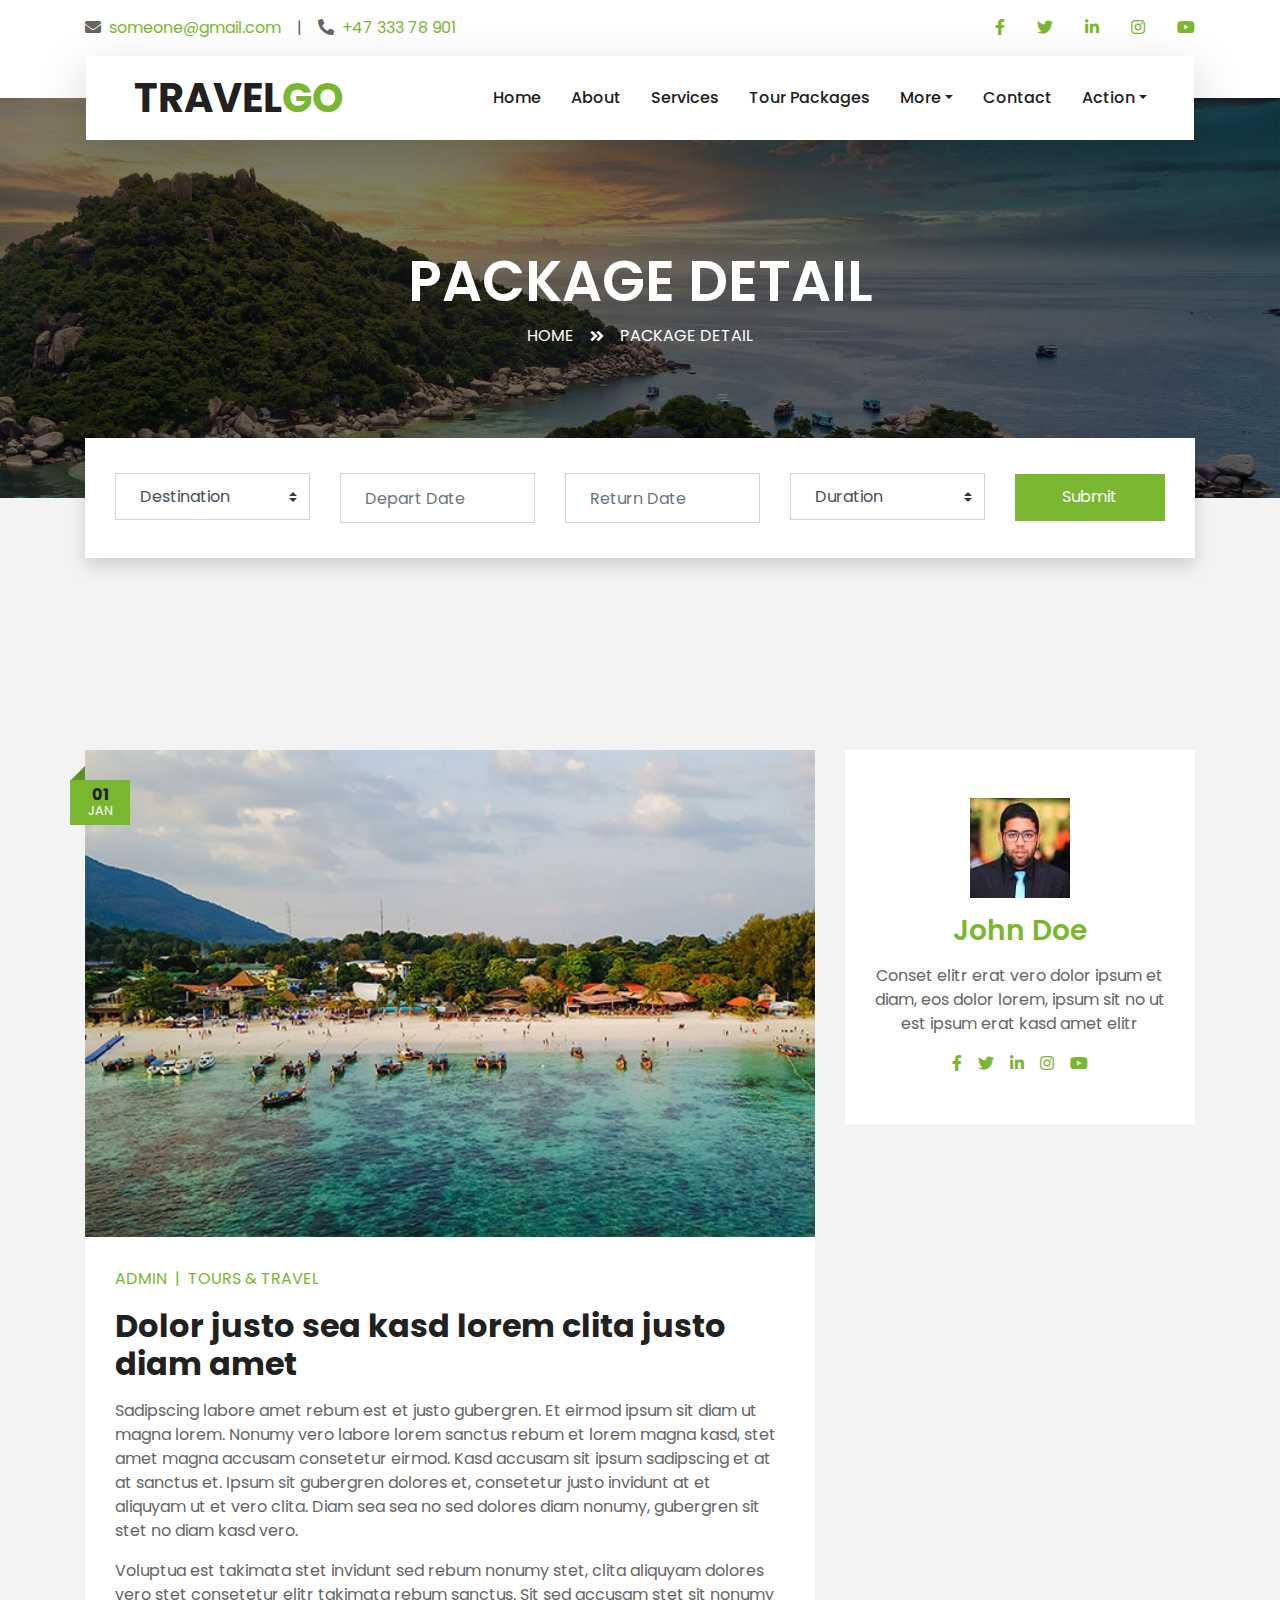
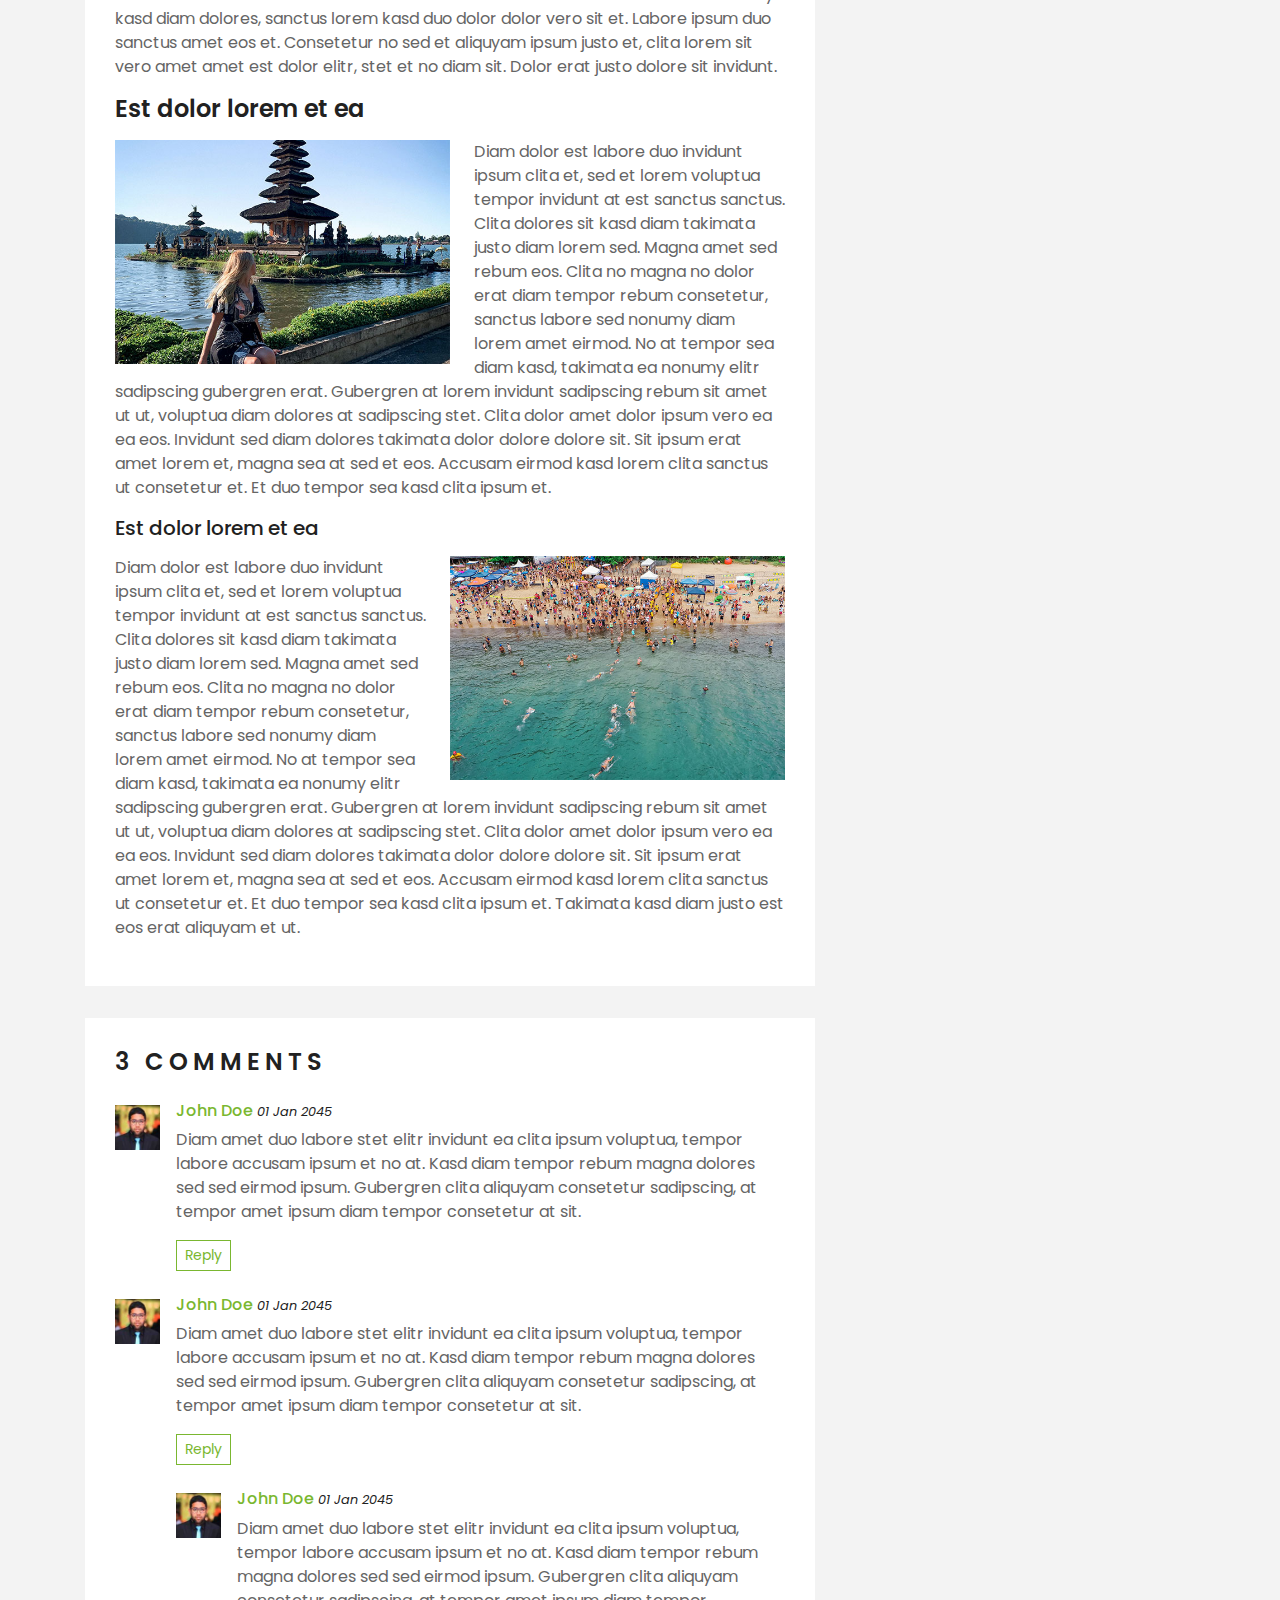
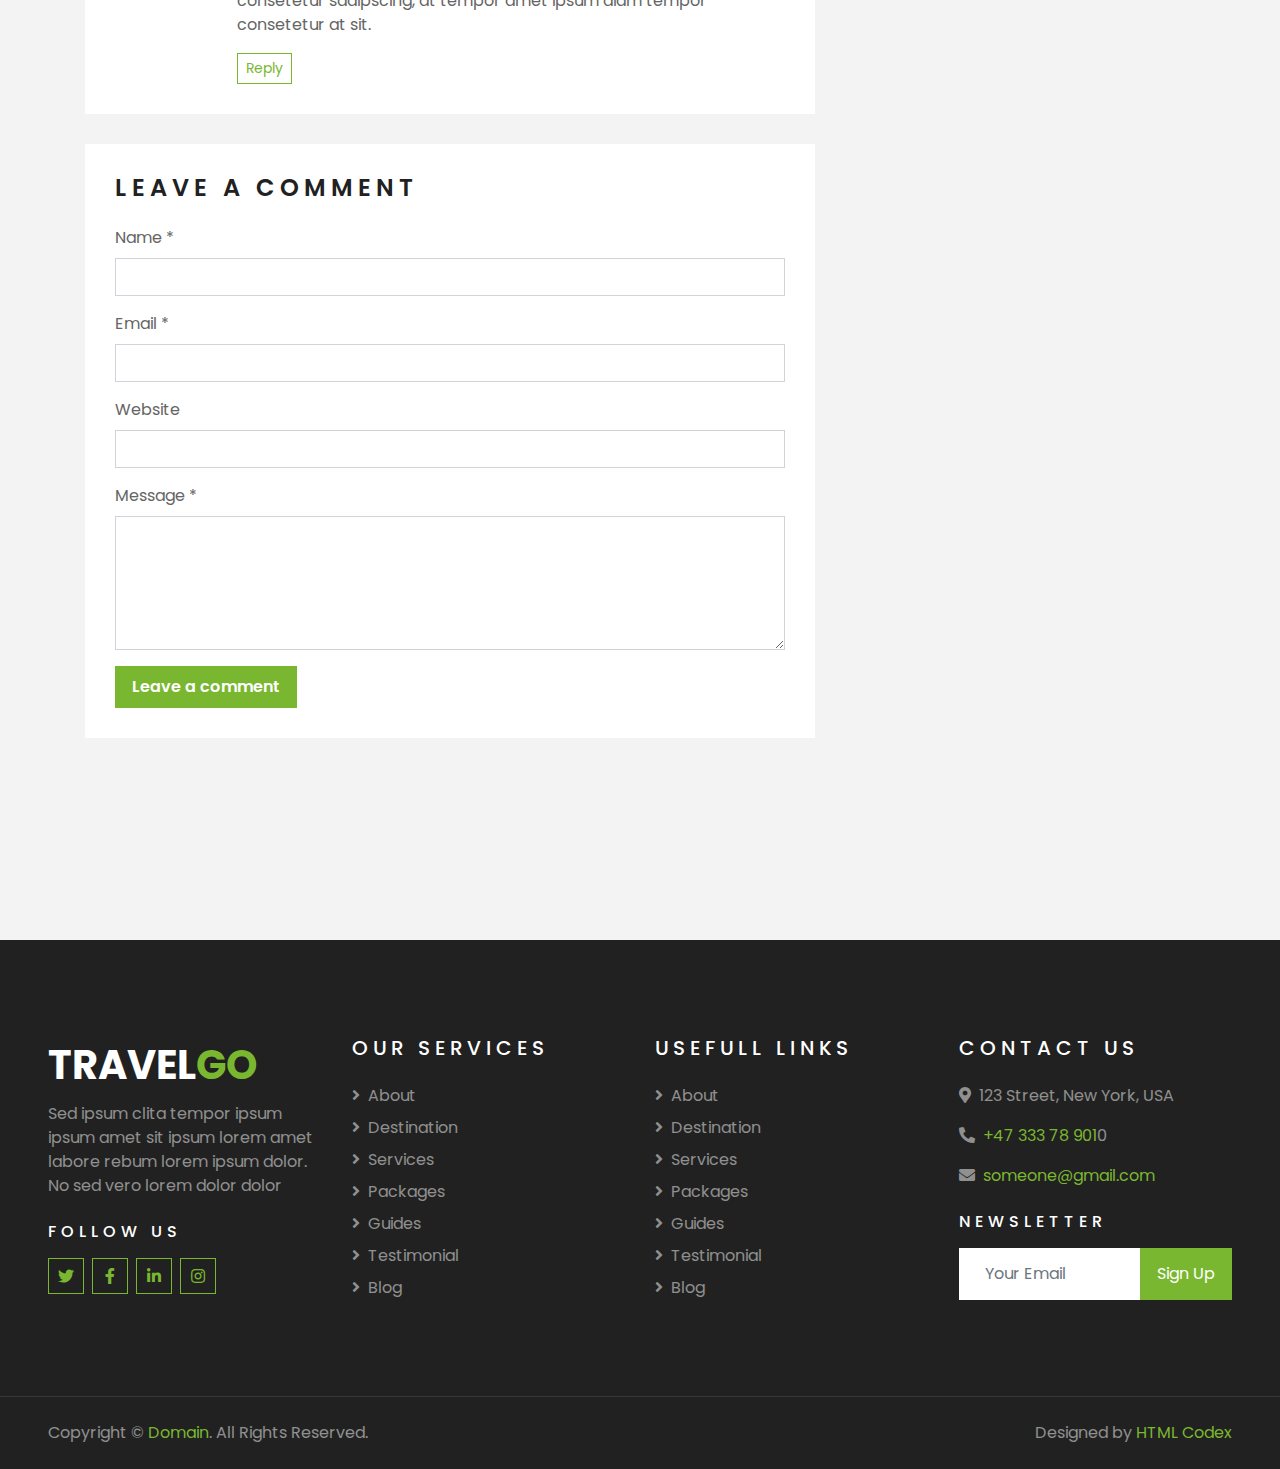
<file: single.html>
<!DOCTYPE html>
<html lang="en">

<head>
    <meta charset="utf-8">
    <title>travelgo - Go for a trip</title>
    <meta content="width=device-width, initial-scale=1.0" name="viewport">
    <meta content="Free HTML Templates" name="keywords">
    <meta content="Free HTML Templates" name="description">

    <!-- Favicon -->
    <link href="img/favicon.ico" rel="icon">

    <!-- Google Web Fonts -->
    <link rel="preconnect" href="https://fonts.gstatic.com">
    <link href="https://fonts.googleapis.com/css2?family=Poppins:wght@400;500;600;700&display=swap" rel="stylesheet"> 

    <!-- Font Awesome -->
    <link href="https://cdnjs.cloudflare.com/ajax/libs/font-awesome/5.10.0/css/all.min.css" rel="stylesheet">

    <!-- Libraries Stylesheet -->
    <link href="lib/owlcarousel/assets/owl.carousel.min.css" rel="stylesheet">
    <link href="lib/tempusdominus/css/tempusdominus-bootstrap-4.min.css" rel="stylesheet" />

    <!-- Customized Bootstrap Stylesheet -->
    <link href="css/style.css" rel="stylesheet">

</head>

<body>
    <!-- Topbar Start -->
    <div class="container-fluid bg-light pt-3 d-none d-lg-block">
        <div class="container">
            <div class="row">
                <div class="col-lg-6 text-center text-lg-left mb-2 mb-lg-0">
                    <div class="d-inline-flex align-items-center">
                        <p><i class="fa fa-envelope mr-2"></i><a href="mailto:someone@example.com">someone@gmail.com</a></p>
                        <p class="text-body px-3">|</p>
                        <p><i class="fa fa-phone-alt mr-2"></i><a href="tel:+4733378901">+47 333 78 901</a></p>
                    </div>
                </div>
                <div class="col-lg-6 text-center text-lg-right">
                    <div class="d-inline-flex align-items-center">
                        <a class="text-primary px-3" href="">
                            <i class="fab fa-facebook-f"></i>
                        </a>
                        <a class="text-primary px-3" href="">
                            <i class="fab fa-twitter"></i>
                        </a>
                        <a class="text-primary px-3" href="">
                            <i class="fab fa-linkedin-in"></i>
                        </a>
                        <a class="text-primary px-3" href="">
                            <i class="fab fa-instagram"></i>
                        </a>
                        <a class="text-primary pl-3" href="">
                            <i class="fab fa-youtube"></i>
                        </a>
                    </div>
                </div>
            </div>
        </div>
    </div>
    <!-- Topbar End -->


    <!-- Navbar Start -->
    <div class="container-fluid position-relative nav-bar p-0">
        <div class="container-lg position-relative p-0 px-lg-3" style="z-index: 9;">
            <nav class="navbar navbar-expand-lg bg-light navbar-light shadow-lg py-3 py-lg-0 pl-3 pl-lg-5">
                <a href="" class="navbar-brand">
                    <h1 class="m-0 text-primary"><span class="text-dark">TRAVEL</span>GO</h1>
                </a>
                <button type="button" class="navbar-toggler" data-toggle="collapse" data-target="#navbarCollapse">
                    <span class="navbar-toggler-icon"></span>
                </button>
                <div class="collapse navbar-collapse justify-content-between px-3" id="navbarCollapse">
                    <div class="navbar-nav ml-auto py-0">
                        <a href="index.html" class="nav-item nav-link">Home</a>
                        <a href="about.html" class="nav-item nav-link">About</a>
                        <a href="service.html" class="nav-item nav-link">Services</a>
                        <a href="package.html" class="nav-item nav-link">Tour Packages</a>
                        <div class="nav-item dropdown">
                            <a href="#" class="nav-link dropdown-toggle" data-toggle="dropdown">More</a>
                            <div class="dropdown-menu border-0 rounded-0 m-0">
                              
                                <a href="single.html" class="dropdown-item">Package Detail</a>
                                <a href="destination.html" class="dropdown-item">Destination</a>
                                <a href="guide.html" class="dropdown-item">Travel Guides</a>
                                <a href="testimonial.html" class="dropdown-item">Testimonial</a>
                            </div>
                        </div>
                        <a href="contact.html" class="nav-item nav-link">Contact</a>
                        <div class="nav-item dropdown">
                            <a href="#" class="nav-link dropdown-toggle" data-toggle="dropdown">Action</a>
                            <div class="dropdown-menu border-0 rounded-0 m-0">
                                <a href="login.html" class="dropdown-item">Login</a>
                                <a href="registration.html" class="dropdown-item">Registration</a>

                            </div>
                        </div>
                    </div>
                </div>
            </nav>
        </div>
    </div>
    <!-- Navbar End -->


    <!-- Header Start -->
    <div class="container-fluid page-header">
        <div class="container">
            <div class="d-flex flex-column align-items-center justify-content-center" style="min-height: 400px">
                <h3 class="display-4 text-white text-uppercase">Package Detail</h3>
                <div class="d-inline-flex text-white">
                    <p class="m-0 text-uppercase"><a class="text-white" href="">Home</a></p>
                    <i class="fa fa-angle-double-right pt-1 px-3"></i>
                    <p class="m-0 text-uppercase">Package Detail</p>
                </div>
            </div>
        </div>
    </div>
    <!-- Header End -->

   <!-- Booking Start -->
   <div class="container-fluid booking mt-5 pb-5">
    <div class="container pb-5">
        <div class="bg-light shadow" style="padding: 30px;">
            <div class="row align-items-center" style="min-height: 60px;">
                <div class="col-md-10">
                    <div class="row">
                        <div class="col-md-3">
                            <div class="mb-3 mb-md-0">
                                <select class="custom-select px-4" style="height: 47px;">
                                    <option selected>Destination</option>
                                    <option value="1">Destination 1</option>
                                    <option value="2">Destination 1</option>
                                    <option value="3">Destination 1</option>
                                </select>
                            </div>
                        </div>
                        <div class="col-md-3">
                            <div class="mb-3 mb-md-0">
                                <div class="date" id="date1" data-target-input="nearest">
                                    <input type="text" class="form-control p-4 datetimepicker-input" placeholder="Depart Date" data-target="#date1" data-toggle="datetimepicker"/>
                                </div>
                            </div>
                        </div>
                        <div class="col-md-3">
                            <div class="mb-3 mb-md-0">
                                <div class="date" id="date2" data-target-input="nearest">
                                    <input type="text" class="form-control p-4 datetimepicker-input" placeholder="Return Date" data-target="#date2" data-toggle="datetimepicker"/>
                                </div>
                            </div>
                        </div>
                        <div class="col-md-3">
                            <div class="mb-3 mb-md-0">
                                <select class="custom-select px-4" style="height: 47px;">
                                    <option selected>Duration</option>
                                    <option value="1">Duration 1</option>
                                    <option value="2">Duration 1</option>
                                    <option value="3">Duration 1</option>
                                </select>
                            </div>
                        </div>
                    </div>
                </div>
                <div class="col-md-2">
                    <button class="btn btn-primary btn-block" type="submit" style="height: 47px; margin-top: -2px;"  data-toggle="modal" data-target="#invoiceModal">Submit</button>
                </div>
            </div>
        </div>
    </div>
</div>
<!-- Booking End -->

<div class="modal" id="invoiceModal" tabindex="-1" role="dialog" aria-labelledby="invoiceModalLabel" aria-hidden="true">
    <div class="modal-dialog" role="document">
      <div class="modal-content">
        <div class="modal-header">
          <h5 class="modal-title" id="invoiceModalLabel">Invoice</h5>
          <button type="button" class="close" data-dismiss="modal" aria-label="Close">
            <span aria-hidden="true">&times;</span>
          </button>
        </div>
        <div class="modal-body">
          <!-- Invoice content goes here -->
          <div class="row">
            <div class="col-md-6">
              <p><strong>Invoice Number:</strong> INV-2022001</p>
             
            </div>
            <div class="col-md-6">
                <p><strong>Date:</strong> January 16, 2024</p>
              <p><strong>Billed To:</strong> John Doe</p>
            
            </div>
          </div>


<div class="container">
    <h2>Travel Details</h2>
    <div class="table-responsive">
      <table class="table table-bordered">
        <thead>
          <tr>
            <th>Destination Name</th>
            <th>Start Date</th>
            <th>Return Date</th>
            <th>Price</th>
          </tr>
        </thead>
        <tbody>
          <tr>
            <td>Destination 1</td>
            <td>2024-01-01</td>
            <td>2024-01-10</td>
            <td>$500</td>
          </tr>
          <tr>
            <td>Destination 2</td>
            <td>2024-02-01</td>
            <td>2024-02-10</td>
            <td>$700</td>
          </tr>
          <!-- Add more rows as needed -->
  
          <!-- Total row -->
          <tr>
            <td colspan="3" class="text-right"><strong>Total:</strong></td>
            <td><strong>$1200</strong></td>
          </tr>
          <tr>
            <td colspan="2"> <form>
                <div class="form-row align-items-center">
                  <div class="col-auto">
                    <label class="sr-only" for="referralId">Referral ID</label>
                    <input type="text" class="form-control mb-2" id="referralId" placeholder="Enter Referral ID">
                  </div>
                  <div class="col-auto">
                    <button type="submit" class="btn btn-outline-primary mb-2">Submit</button>
                  </div>
                </div>
              </form> </td>
       
            <td><strong>discount</strong></td>
            <td>$700</td>
          </tr>
          <td colspan="3" class="text-right"><strong>Grand Total</strong></td>
          <td> 500$</td>
          <tr>

          </tr>
        </tbody>
      </table>
    </div>
  </div>
  

          <!-- Additional invoice details -->
        </div>
        <div class="modal-footer">
          <button type="button" class="btn btn-secondary" data-dismiss="modal">Close</button>
          <button type="button" class="btn btn-primary">Pay Now</button>
        </div>
      </div>
    </div>
  </div>
  


    <!-- Blog Start -->
    <div class="container-fluid py-5">
        <div class="container py-5">
            <div class="row">
                <div class="col-lg-8">
                    <!-- Package Detail Start -->
                    <div class="pb-3">
                        <div class="blog-item">
                            <div class="position-relative">
                                <img class="img-fluid w-100" src="img/blog-1.jpg" alt="">
                                <div class="blog-date">
                                    <h6 class="font-weight-bold mb-n1">01</h6>
                                    <small class="text-white text-uppercase">Jan</small>
                                </div>
                            </div>
                        </div>
                        <div class="bg-white mb-3" style="padding: 30px;">
                            <div class="d-flex mb-3">
                                <a class="text-primary text-uppercase text-decoration-none" href="">Admin</a>
                                <span class="text-primary px-2">|</span>
                                <a class="text-primary text-uppercase text-decoration-none" href="">Tours & Travel</a>
                            </div>
                            <h2 class="mb-3">Dolor justo sea kasd lorem clita justo diam amet</h2>
                            <p>Sadipscing labore amet rebum est et justo gubergren. Et eirmod ipsum sit diam ut
                                magna lorem. Nonumy vero labore lorem sanctus rebum et lorem magna kasd, stet
                                amet magna accusam consetetur eirmod. Kasd accusam sit ipsum sadipscing et at at
                                sanctus et. Ipsum sit gubergren dolores et, consetetur justo invidunt at et
                                aliquyam ut et vero clita. Diam sea sea no sed dolores diam nonumy, gubergren
                                sit stet no diam kasd vero.</p>
                            <p>Voluptua est takimata stet invidunt sed rebum nonumy stet, clita aliquyam dolores
                                vero stet consetetur elitr takimata rebum sanctus. Sit sed accusam stet sit
                                nonumy kasd diam dolores, sanctus lorem kasd duo dolor dolor vero sit et. Labore
                                ipsum duo sanctus amet eos et. Consetetur no sed et aliquyam ipsum justo et,
                                clita lorem sit vero amet amet est dolor elitr, stet et no diam sit. Dolor erat
                                justo dolore sit invidunt.</p>
                            <h4 class="mb-3">Est dolor lorem et ea</h4>
                            <img class="img-fluid w-50 float-left mr-4 mb-2" src="img/blog-2.jpg">
                            <p>Diam dolor est labore duo invidunt ipsum clita et, sed et lorem voluptua tempor
                                invidunt at est sanctus sanctus. Clita dolores sit kasd diam takimata justo diam
                                lorem sed. Magna amet sed rebum eos. Clita no magna no dolor erat diam tempor
                                rebum consetetur, sanctus labore sed nonumy diam lorem amet eirmod. No at tempor
                                sea diam kasd, takimata ea nonumy elitr sadipscing gubergren erat. Gubergren at
                                lorem invidunt sadipscing rebum sit amet ut ut, voluptua diam dolores at
                                sadipscing stet. Clita dolor amet dolor ipsum vero ea ea eos. Invidunt sed diam
                                dolores takimata dolor dolore dolore sit. Sit ipsum erat amet lorem et, magna
                                sea at sed et eos. Accusam eirmod kasd lorem clita sanctus ut consetetur et. Et
                                duo tempor sea kasd clita ipsum et.</p>
                            <h5 class="mb-3">Est dolor lorem et ea</h5>
                            <img class="img-fluid w-50 float-right ml-4 mb-2" src="img/blog-3.jpg">
                            <p>Diam dolor est labore duo invidunt ipsum clita et, sed et lorem voluptua tempor
                                invidunt at est sanctus sanctus. Clita dolores sit kasd diam takimata justo diam
                                lorem sed. Magna amet sed rebum eos. Clita no magna no dolor erat diam tempor
                                rebum consetetur, sanctus labore sed nonumy diam lorem amet eirmod. No at tempor
                                sea diam kasd, takimata ea nonumy elitr sadipscing gubergren erat. Gubergren at
                                lorem invidunt sadipscing rebum sit amet ut ut, voluptua diam dolores at
                                sadipscing stet. Clita dolor amet dolor ipsum vero ea ea eos. Invidunt sed diam
                                dolores takimata dolor dolore dolore sit. Sit ipsum erat amet lorem et, magna
                                sea at sed et eos. Accusam eirmod kasd lorem clita sanctus ut consetetur et. Et
                                duo tempor sea kasd clita ipsum et. Takimata kasd diam justo est eos erat
                                aliquyam et ut.</p>
                        </div>
                    </div>
                    <!-- Package Detail End -->
    
                    <!-- Comment List Start -->
                    <div class="bg-white" style="padding: 30px; margin-bottom: 30px;">
                        <h4 class="text-uppercase mb-4" style="letter-spacing: 5px;">3 Comments</h4>
                        <div class="media mb-4">
                            <img src="img/user.jpg" alt="Image" class="img-fluid mr-3 mt-1" style="width: 45px;">
                            <div class="media-body">
                                <h6><a href="">John Doe</a> <small><i>01 Jan 2045</i></small></h6>
                                <p>Diam amet duo labore stet elitr invidunt ea clita ipsum voluptua, tempor labore
                                    accusam ipsum et no at. Kasd diam tempor rebum magna dolores sed sed eirmod ipsum.
                                    Gubergren clita aliquyam consetetur sadipscing, at tempor amet ipsum diam tempor
                                    consetetur at sit.</p>
                                <button class="btn btn-sm btn-outline-primary">Reply</button>
                            </div>
                        </div>
                        <div class="media">
                            <img src="img/user.jpg" alt="Image" class="img-fluid mr-3 mt-1" style="width: 45px;">
                            <div class="media-body">
                                <h6><a href="">John Doe</a> <small><i>01 Jan 2045</i></small></h6>
                                <p>Diam amet duo labore stet elitr invidunt ea clita ipsum voluptua, tempor labore
                                    accusam ipsum et no at. Kasd diam tempor rebum magna dolores sed sed eirmod ipsum.
                                    Gubergren clita aliquyam consetetur sadipscing, at tempor amet ipsum diam tempor
                                    consetetur at sit.</p>
                                <button class="btn btn-sm btn-outline-primary">Reply</button>
                                <div class="media mt-4">
                                    <img src="img/user.jpg" alt="Image" class="img-fluid mr-3 mt-1"
                                        style="width: 45px;">
                                    <div class="media-body">
                                        <h6><a href="">John Doe</a> <small><i>01 Jan 2045</i></small></h6>
                                        <p>Diam amet duo labore stet elitr invidunt ea clita ipsum voluptua, tempor
                                            labore accusam ipsum et no at. Kasd diam tempor rebum magna dolores sed sed
                                            eirmod ipsum. Gubergren clita aliquyam consetetur sadipscing, at tempor amet
                                            ipsum diam tempor consetetur at sit.</p>
                                        <button class="btn btn-sm btn-outline-primary">Reply</button>
                                    </div>
                                </div>
                            </div>
                        </div>
                    </div>
                    <!-- Comment List End -->
    
                    <!-- Comment Form Start -->
                    <div class="bg-white mb-3" style="padding: 30px;">
                        <h4 class="text-uppercase mb-4" style="letter-spacing: 5px;">Leave a comment</h4>
                        <form>
                            <div class="form-group">
                                <label for="name">Name *</label>
                                <input type="text" class="form-control" id="name">
                            </div>
                            <div class="form-group">
                                <label for="email">Email *</label>
                                <input type="email" class="form-control" id="email">
                            </div>
                            <div class="form-group">
                                <label for="website">Website</label>
                                <input type="url" class="form-control" id="website">
                            </div>
    
                            <div class="form-group">
                                <label for="message">Message *</label>
                                <textarea id="message" cols="30" rows="5" class="form-control"></textarea>
                            </div>
                            <div class="form-group mb-0">
                                <input type="submit" value="Leave a comment"
                                    class="btn btn-primary font-weight-semi-bold py-2 px-3">
                            </div>
                        </form>
                    </div>
                    <!-- Comment Form End -->
                </div>
    
                <div class="col-lg-4 mt-5 mt-lg-0">
                    <!-- Author Bio -->
                    <div class="d-flex flex-column text-center bg-white mb-5 py-5 px-4">
                        <img src="img/user.jpg" class="img-fluid mx-auto mb-3" style="width: 100px;">
                        <h3 class="text-primary mb-3">John Doe</h3>
                        <p>Conset elitr erat vero dolor ipsum et diam, eos dolor lorem, ipsum sit no ut est  ipsum erat kasd amet elitr</p>
                        <div class="d-flex justify-content-center">
                            <a class="text-primary px-2" href="">
                                <i class="fab fa-facebook-f"></i>
                            </a>
                            <a class="text-primary px-2" href="">
                                <i class="fab fa-twitter"></i>
                            </a>
                            <a class="text-primary px-2" href="">
                                <i class="fab fa-linkedin-in"></i>
                            </a>
                            <a class="text-primary px-2" href="">
                                <i class="fab fa-instagram"></i>
                            </a>
                            <a class="text-primary px-2" href="">
                                <i class="fab fa-youtube"></i>
                            </a>
                        </div>
                    </div>
                </div>
            </div>
        </div>
    </div>
    <!-- Blog End -->


    <!-- Footer Start -->
    <div class="container-fluid bg-dark text-white-50 py-5 px-sm-3 px-lg-5" style="margin-top: 90px;">
        <div class="row pt-5">
            <div class="col-lg-3 col-md-6 mb-5">
                <a href="" class="navbar-brand">
                    <h1 class="text-primary"><span class="text-white">TRAVEL</span>GO</h1>
                </a>
                <p>Sed ipsum clita tempor ipsum ipsum amet sit ipsum lorem amet labore rebum lorem ipsum dolor. No sed vero lorem dolor dolor</p>
                <h6 class="text-white text-uppercase mt-4 mb-3" style="letter-spacing: 5px;">Follow Us</h6>
                <div class="d-flex justify-content-start">
                    <a class="btn btn-outline-primary btn-square mr-2" href="#"><i class="fab fa-twitter"></i></a>
                    <a class="btn btn-outline-primary btn-square mr-2" href="#"><i class="fab fa-facebook-f"></i></a>
                    <a class="btn btn-outline-primary btn-square mr-2" href="#"><i class="fab fa-linkedin-in"></i></a>
                    <a class="btn btn-outline-primary btn-square" href="#"><i class="fab fa-instagram"></i></a>
                </div>
            </div>
            <div class="col-lg-3 col-md-6 mb-5">
                <h5 class="text-white text-uppercase mb-4" style="letter-spacing: 5px;">Our Services</h5>
                <div class="d-flex flex-column justify-content-start">
                    <a class="text-white-50 mb-2" href="#"><i class="fa fa-angle-right mr-2"></i>About</a>
                    <a class="text-white-50 mb-2" href="#"><i class="fa fa-angle-right mr-2"></i>Destination</a>
                    <a class="text-white-50 mb-2" href="#"><i class="fa fa-angle-right mr-2"></i>Services</a>
                    <a class="text-white-50 mb-2" href="#"><i class="fa fa-angle-right mr-2"></i>Packages</a>
                    <a class="text-white-50 mb-2" href="#"><i class="fa fa-angle-right mr-2"></i>Guides</a>
                    <a class="text-white-50 mb-2" href="#"><i class="fa fa-angle-right mr-2"></i>Testimonial</a>
                    <a class="text-white-50" href="#"><i class="fa fa-angle-right mr-2"></i>Blog</a>
                </div>
            </div>
            <div class="col-lg-3 col-md-6 mb-5">
                <h5 class="text-white text-uppercase mb-4" style="letter-spacing: 5px;">Usefull Links</h5>
                <div class="d-flex flex-column justify-content-start">
                    <a class="text-white-50 mb-2" href="#"><i class="fa fa-angle-right mr-2"></i>About</a>
                    <a class="text-white-50 mb-2" href="#"><i class="fa fa-angle-right mr-2"></i>Destination</a>
                    <a class="text-white-50 mb-2" href="#"><i class="fa fa-angle-right mr-2"></i>Services</a>
                    <a class="text-white-50 mb-2" href="#"><i class="fa fa-angle-right mr-2"></i>Packages</a>
                    <a class="text-white-50 mb-2" href="#"><i class="fa fa-angle-right mr-2"></i>Guides</a>
                    <a class="text-white-50 mb-2" href="#"><i class="fa fa-angle-right mr-2"></i>Testimonial</a>
                    <a class="text-white-50" href="#"><i class="fa fa-angle-right mr-2"></i>Blog</a>
                </div>
            </div>
            <div class="col-lg-3 col-md-6 mb-5">
                <h5 class="text-white text-uppercase mb-4" style="letter-spacing: 5px;">Contact Us</h5>
                <p><i class="fa fa-map-marker-alt mr-2"></i>123 Street, New York, USA</p>
                <p><i class="fa fa-phone-alt mr-2"></i><a href="tel:+4733378901">+47 333 78 901</a>0</p>
                <p><i class="fa fa-envelope mr-2"></i><a href="mailto:someone@example.com">someone@gmail.com</a></p>
                <h6 class="text-white text-uppercase mt-4 mb-3" style="letter-spacing: 5px;">Newsletter</h6>
                <div class="w-100">
                    <div class="input-group">
                        <input type="text" class="form-control border-light" style="padding: 25px;" placeholder="Your Email">
                        <div class="input-group-append">
                            <button class="btn btn-primary px-3">Sign Up</button>
                        </div>
                    </div>
                </div>
            </div>
        </div>
    </div>
    <div class="container-fluid bg-dark text-white border-top py-4 px-sm-3 px-md-5" style="border-color: rgba(256, 256, 256, .1) !important;">
        <div class="row">
            <div class="col-lg-6 text-center text-md-left mb-3 mb-md-0">
                <p class="m-0 text-white-50">Copyright &copy; <a href="#">Domain</a>. All Rights Reserved.</a>
                </p>
            </div>
            <div class="col-lg-6 text-center text-md-right">
                <p class="m-0 text-white-50">Designed by <a href="https://htmlcodex.com">HTML Codex</a>
                </p>
            </div>
        </div>
    </div>
    <!-- Footer End -->


    <!-- Back to Top -->
    <a href="#" class="btn btn-lg btn-primary btn-lg-square back-to-top"><i class="fa fa-angle-double-up"></i></a>


    <!-- JavaScript Libraries -->
    <script src="https://code.jquery.com/jquery-3.4.1.min.js"></script>
    <script src="https://stackpath.bootstrapcdn.com/bootstrap/4.4.1/js/bootstrap.bundle.min.js"></script>
    <script src="lib/easing/easing.min.js"></script>
    <script src="lib/owlcarousel/owl.carousel.min.js"></script>
    <script src="lib/tempusdominus/js/moment.min.js"></script>
    <script src="lib/tempusdominus/js/moment-timezone.min.js"></script>
    <script src="lib/tempusdominus/js/tempusdominus-bootstrap-4.min.js"></script>

    <!-- Contact Javascript File -->
    <script src="mail/jqBootstrapValidation.min.js"></script>
    <script src="mail/contact.js"></script>

    <!-- Template Javascript -->
    <script src="js/main.js"></script>
</body>

</html>
</file>
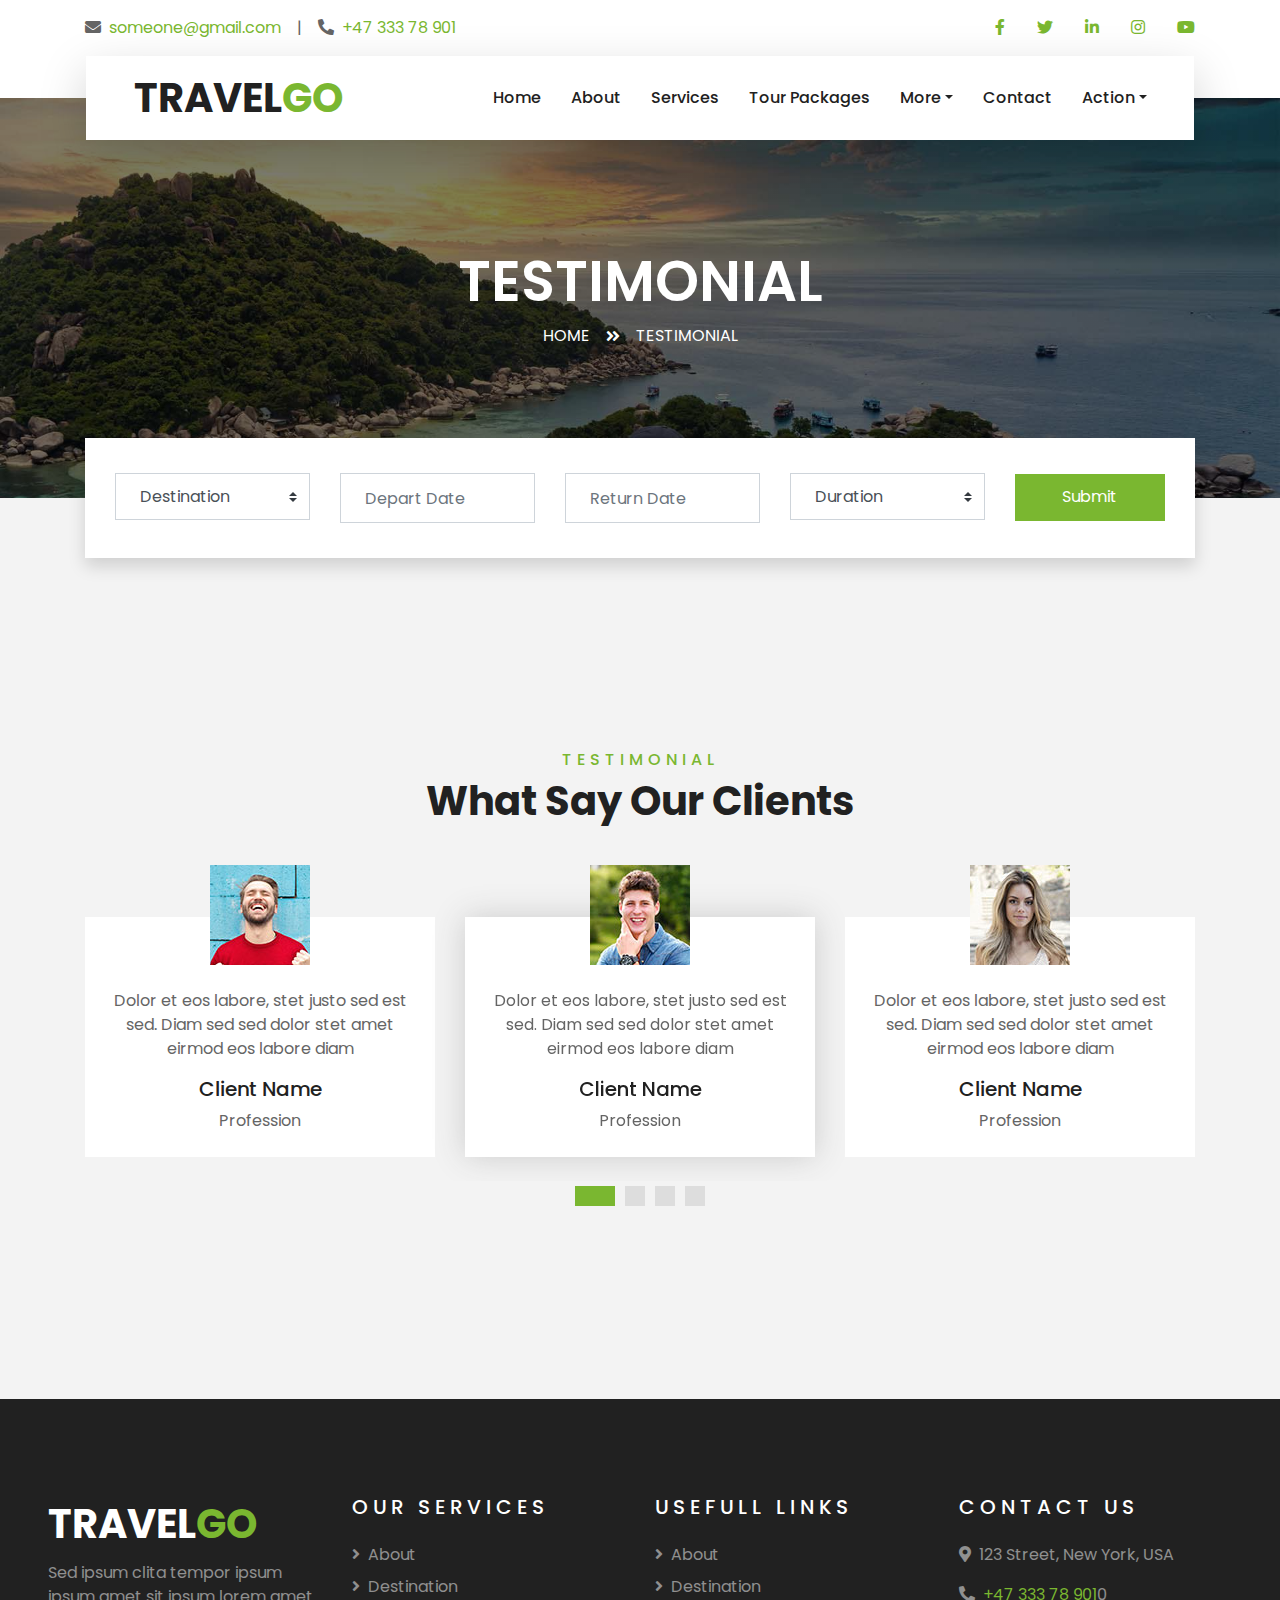
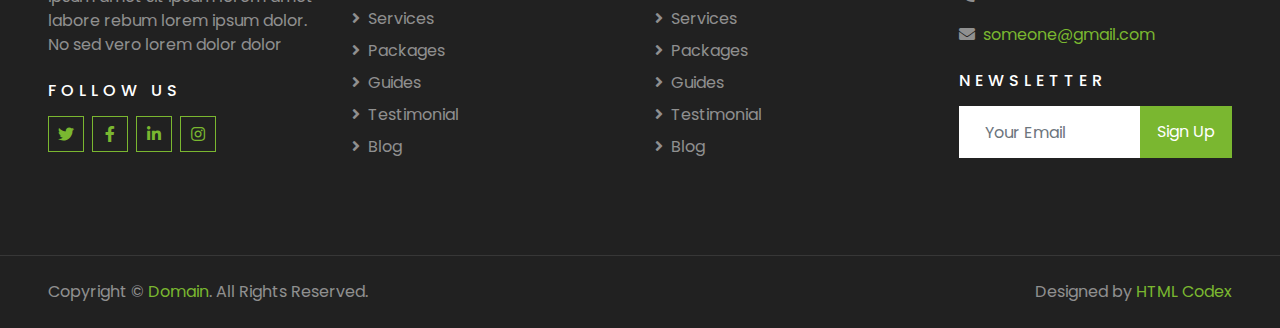
<file: testimonial.html>
<!DOCTYPE html>
<html lang="en">

<head>
    <meta charset="utf-8">
    <title>travelgo - Go for a trip</title>
    <meta content="width=device-width, initial-scale=1.0" name="viewport">
    <meta content="Free HTML Templates" name="keywords">
    <meta content="Free HTML Templates" name="description">

    <!-- Favicon -->
    <link href="img/favicon.ico" rel="icon">

    <!-- Google Web Fonts -->
    <link rel="preconnect" href="https://fonts.gstatic.com">
    <link href="https://fonts.googleapis.com/css2?family=Poppins:wght@400;500;600;700&display=swap" rel="stylesheet"> 

    <!-- Font Awesome -->
    <link href="https://cdnjs.cloudflare.com/ajax/libs/font-awesome/5.10.0/css/all.min.css" rel="stylesheet">

    <!-- Libraries Stylesheet -->
    <link href="lib/owlcarousel/assets/owl.carousel.min.css" rel="stylesheet">
    <link href="lib/tempusdominus/css/tempusdominus-bootstrap-4.min.css" rel="stylesheet" />

    <!-- Customized Bootstrap Stylesheet -->
    <link href="css/style.css" rel="stylesheet">
 

</head>

<body>
    <!-- Topbar Start -->
    <div class="container-fluid bg-light pt-3 d-none d-lg-block">
        <div class="container">
            <div class="row">
                <div class="col-lg-6 text-center text-lg-left mb-2 mb-lg-0">
                    <div class="d-inline-flex align-items-center">
                        <p><i class="fa fa-envelope mr-2"></i><a href="mailto:someone@example.com">someone@gmail.com</a></p>
                        <p class="text-body px-3">|</p>
                        <p><i class="fa fa-phone-alt mr-2"></i><a href="tel:+4733378901">+47 333 78 901</a></p>
                    </div>
                </div>
                <div class="col-lg-6 text-center text-lg-right">
                    <div class="d-inline-flex align-items-center">
                        <a class="text-primary px-3" href="">
                            <i class="fab fa-facebook-f"></i>
                        </a>
                        <a class="text-primary px-3" href="">
                            <i class="fab fa-twitter"></i>
                        </a>
                        <a class="text-primary px-3" href="">
                            <i class="fab fa-linkedin-in"></i>
                        </a>
                        <a class="text-primary px-3" href="">
                            <i class="fab fa-instagram"></i>
                        </a>
                        <a class="text-primary pl-3" href="">
                            <i class="fab fa-youtube"></i>
                        </a>
                    </div>
                </div>
            </div>
        </div>
    </div>
    <!-- Topbar End -->


    <!-- Navbar Start -->
    <div class="container-fluid position-relative nav-bar p-0">
        <div class="container-lg position-relative p-0 px-lg-3" style="z-index: 9;">
            <nav class="navbar navbar-expand-lg bg-light navbar-light shadow-lg py-3 py-lg-0 pl-3 pl-lg-5">
                <a href="" class="navbar-brand">
                    <h1 class="m-0 text-primary"><span class="text-dark">TRAVEL</span>GO</h1>
                </a>
                <button type="button" class="navbar-toggler" data-toggle="collapse" data-target="#navbarCollapse">
                    <span class="navbar-toggler-icon"></span>
                </button>
                <div class="collapse navbar-collapse justify-content-between px-3" id="navbarCollapse">
                    <div class="navbar-nav ml-auto py-0">
                        <a href="index.html" class="nav-item nav-link">Home</a>
                        <a href="about.html" class="nav-item nav-link">About</a>
                        <a href="service.html" class="nav-item nav-link">Services</a>
                        <a href="package.html" class="nav-item nav-link">Tour Packages</a>
                        <div class="nav-item dropdown">
                            <a href="#" class="nav-link dropdown-toggle" data-toggle="dropdown">More</a>
                            <div class="dropdown-menu border-0 rounded-0 m-0">
                              
                                <a href="single.html" class="dropdown-item">Package Detail</a>
                                <a href="destination.html" class="dropdown-item">Destination</a>
                                <a href="guide.html" class="dropdown-item">Travel Guides</a>
                                <a href="testimonial.html" class="dropdown-item">Testimonial</a>
                            </div>
                        </div>
                        <a href="contact.html" class="nav-item nav-link">Contact</a>
                        <div class="nav-item dropdown">
                            <a href="#" class="nav-link dropdown-toggle" data-toggle="dropdown">Action</a>
                            <div class="dropdown-menu border-0 rounded-0 m-0">
                                <a href="login.html" class="dropdown-item">Login</a>
                                <a href="registration.html" class="dropdown-item">Registration</a>

                            </div>
                        </div>
                    </div>
                </div>
            </nav>
        </div>
    </div>
    <!-- Navbar End -->


    <!-- Header Start -->
    <div class="container-fluid page-header">
        <div class="container">
            <div class="d-flex flex-column align-items-center justify-content-center" style="min-height: 400px">
                <h3 class="display-4 text-white text-uppercase">Testimonial</h3>
                <div class="d-inline-flex text-white">
                    <p class="m-0 text-uppercase"><a class="text-white" href="">Home</a></p>
                    <i class="fa fa-angle-double-right pt-1 px-3"></i>
                    <p class="m-0 text-uppercase">Testimonial</p>
                </div>
            </div>
        </div>
    </div>
    <!-- Header End -->


    <!-- Booking Start -->
    <div class="container-fluid booking mt-5 pb-5">
        <div class="container pb-5">
            <div class="bg-light shadow" style="padding: 30px;">
                <div class="row align-items-center" style="min-height: 60px;">
                    <div class="col-md-10">
                        <div class="row">
                            <div class="col-md-3">
                                <div class="mb-3 mb-md-0">
                                    <select class="custom-select px-4" style="height: 47px;">
                                        <option selected>Destination</option>
                                        <option value="1">Destination 1</option>
                                        <option value="2">Destination 1</option>
                                        <option value="3">Destination 1</option>
                                    </select>
                                </div>
                            </div>
                            <div class="col-md-3">
                                <div class="mb-3 mb-md-0">
                                    <div class="date" id="date1" data-target-input="nearest">
                                        <input type="text" class="form-control p-4 datetimepicker-input" placeholder="Depart Date" data-target="#date1" data-toggle="datetimepicker"/>
                                    </div>
                                </div>
                            </div>
                            <div class="col-md-3">
                                <div class="mb-3 mb-md-0">
                                    <div class="date" id="date2" data-target-input="nearest">
                                        <input type="text" class="form-control p-4 datetimepicker-input" placeholder="Return Date" data-target="#date2" data-toggle="datetimepicker"/>
                                    </div>
                                </div>
                            </div>
                            <div class="col-md-3">
                                <div class="mb-3 mb-md-0">
                                    <select class="custom-select px-4" style="height: 47px;">
                                        <option selected>Duration</option>
                                        <option value="1">Duration 1</option>
                                        <option value="2">Duration 1</option>
                                        <option value="3">Duration 1</option>
                                    </select>
                                </div>
                            </div>
                        </div>
                    </div>
                    <div class="col-md-2">
                        <button class="btn btn-primary btn-block" type="submit" style="height: 47px; margin-top: -2px;"  data-toggle="modal" data-target="#invoiceModal">Submit</button>
                    </div>
                </div>
            </div>
        </div>
    </div>
    <!-- Booking End -->

    <div class="modal" id="invoiceModal" tabindex="-1" role="dialog" aria-labelledby="invoiceModalLabel" aria-hidden="true">
        <div class="modal-dialog" role="document">
          <div class="modal-content">
            <div class="modal-header">
              <h5 class="modal-title" id="invoiceModalLabel">Invoice</h5>
              <button type="button" class="close" data-dismiss="modal" aria-label="Close">
                <span aria-hidden="true">&times;</span>
              </button>
            </div>
            <div class="modal-body">
              <!-- Invoice content goes here -->
              <div class="row">
                <div class="col-md-6">
                  <p><strong>Invoice Number:</strong> INV-2022001</p>
                 
                </div>
                <div class="col-md-6">
                    <p><strong>Date:</strong> January 16, 2024</p>
                  <p><strong>Billed To:</strong> John Doe</p>
                
                </div>
              </div>


    <div class="container">
        <h2>Travel Details</h2>
        <div class="table-responsive">
          <table class="table table-bordered">
            <thead>
              <tr>
                <th>Destination Name</th>
                <th>Start Date</th>
                <th>Return Date</th>
                <th>Price</th>
              </tr>
            </thead>
            <tbody>
              <tr>
                <td>Destination 1</td>
                <td>2024-01-01</td>
                <td>2024-01-10</td>
                <td>$500</td>
              </tr>
              <tr>
                <td>Destination 2</td>
                <td>2024-02-01</td>
                <td>2024-02-10</td>
                <td>$700</td>
              </tr>
              <!-- Add more rows as needed -->
      
              <!-- Total row -->
              <tr>
                <td colspan="3" class="text-right"><strong>Total:</strong></td>
                <td><strong>$1200</strong></td>
              </tr>
              <tr>
                <td colspan="2"> <form>
                    <div class="form-row align-items-center">
                      <div class="col-auto">
                        <label class="sr-only" for="referralId">Referral ID</label>
                        <input type="text" class="form-control mb-2" id="referralId" placeholder="Enter Referral ID">
                      </div>
                      <div class="col-auto">
                        <button type="submit" class="btn btn-outline-primary mb-2">Submit</button>
                      </div>
                    </div>
                  </form> </td>
           
                <td><strong>discount</strong></td>
                <td>$700</td>
              </tr>
              <td colspan="3" class="text-right"><strong>Grand Total</strong></td>
              <td> 500$</td>
              <tr>

              </tr>
            </tbody>
          </table>
        </div>
      </div>
      

              <!-- Additional invoice details -->
            </div>
            <div class="modal-footer">
              <button type="button" class="btn btn-secondary" data-dismiss="modal">Close</button>
              <button type="button" class="btn btn-primary">Pay Now</button>
            </div>
          </div>
        </div>
      </div>
      


    <!-- Testimonial Start -->
    <div class="container-fluid py-5">
        <div class="container py-5">
            <div class="text-center mb-3 pb-3">
                <h6 class="text-primary text-uppercase" style="letter-spacing: 5px;">Testimonial</h6>
                <h1>What Say Our Clients</h1>
            </div>
            <div class="owl-carousel testimonial-carousel">
                <div class="text-center pb-4">
                    <img class="img-fluid mx-auto" src="img/testimonial-1.jpg" style="width: 100px; height: 100px;" >
                    <div class="testimonial-text bg-white p-4 mt-n5">
                        <p class="mt-5">Dolor et eos labore, stet justo sed est sed. Diam sed sed dolor stet amet eirmod eos labore diam
                        </p>
                        <h5 class="text-truncate">Client Name</h5>
                        <span>Profession</span>
                    </div>
                </div>
                <div class="text-center">
                    <img class="img-fluid mx-auto" src="img/testimonial-2.jpg" style="width: 100px; height: 100px;" >
                    <div class="testimonial-text bg-white p-4 mt-n5">
                        <p class="mt-5">Dolor et eos labore, stet justo sed est sed. Diam sed sed dolor stet amet eirmod eos labore diam
                        </p>
                        <h5 class="text-truncate">Client Name</h5>
                        <span>Profession</span>
                    </div>
                </div>
                <div class="text-center">
                    <img class="img-fluid mx-auto" src="img/testimonial-3.jpg" style="width: 100px; height: 100px;" >
                    <div class="testimonial-text bg-white p-4 mt-n5">
                        <p class="mt-5">Dolor et eos labore, stet justo sed est sed. Diam sed sed dolor stet amet eirmod eos labore diam
                        </p>
                        <h5 class="text-truncate">Client Name</h5>
                        <span>Profession</span>
                    </div>
                </div>
                <div class="text-center">
                    <img class="img-fluid mx-auto" src="img/testimonial-4.jpg" style="width: 100px; height: 100px;" >
                    <div class="testimonial-text bg-white p-4 mt-n5">
                        <p class="mt-5">Dolor et eos labore, stet justo sed est sed. Diam sed sed dolor stet amet eirmod eos labore diam
                        </p>
                        <h5 class="text-truncate">Client Name</h5>
                        <span>Profession</span>
                    </div>
                </div>
            </div>
        </div>
    </div>
    <!-- Testimonial End -->


    <!-- Footer Start -->
    <div class="container-fluid bg-dark text-white-50 py-5 px-sm-3 px-lg-5" style="margin-top: 90px;">
        <div class="row pt-5">
            <div class="col-lg-3 col-md-6 mb-5">
                <a href="" class="navbar-brand">
                    <h1 class="text-primary"><span class="text-white">TRAVEL</span>GO</h1>
                </a>
                <p>Sed ipsum clita tempor ipsum ipsum amet sit ipsum lorem amet labore rebum lorem ipsum dolor. No sed vero lorem dolor dolor</p>
                <h6 class="text-white text-uppercase mt-4 mb-3" style="letter-spacing: 5px;">Follow Us</h6>
                <div class="d-flex justify-content-start">
                    <a class="btn btn-outline-primary btn-square mr-2" href="#"><i class="fab fa-twitter"></i></a>
                    <a class="btn btn-outline-primary btn-square mr-2" href="#"><i class="fab fa-facebook-f"></i></a>
                    <a class="btn btn-outline-primary btn-square mr-2" href="#"><i class="fab fa-linkedin-in"></i></a>
                    <a class="btn btn-outline-primary btn-square" href="#"><i class="fab fa-instagram"></i></a>
                </div>
            </div>
            <div class="col-lg-3 col-md-6 mb-5">
                <h5 class="text-white text-uppercase mb-4" style="letter-spacing: 5px;">Our Services</h5>
                <div class="d-flex flex-column justify-content-start">
                    <a class="text-white-50 mb-2" href="#"><i class="fa fa-angle-right mr-2"></i>About</a>
                    <a class="text-white-50 mb-2" href="#"><i class="fa fa-angle-right mr-2"></i>Destination</a>
                    <a class="text-white-50 mb-2" href="#"><i class="fa fa-angle-right mr-2"></i>Services</a>
                    <a class="text-white-50 mb-2" href="#"><i class="fa fa-angle-right mr-2"></i>Packages</a>
                    <a class="text-white-50 mb-2" href="#"><i class="fa fa-angle-right mr-2"></i>Guides</a>
                    <a class="text-white-50 mb-2" href="#"><i class="fa fa-angle-right mr-2"></i>Testimonial</a>
                    <a class="text-white-50" href="#"><i class="fa fa-angle-right mr-2"></i>Blog</a>
                </div>
            </div>
            <div class="col-lg-3 col-md-6 mb-5">
                <h5 class="text-white text-uppercase mb-4" style="letter-spacing: 5px;">Usefull Links</h5>
                <div class="d-flex flex-column justify-content-start">
                    <a class="text-white-50 mb-2" href="#"><i class="fa fa-angle-right mr-2"></i>About</a>
                    <a class="text-white-50 mb-2" href="#"><i class="fa fa-angle-right mr-2"></i>Destination</a>
                    <a class="text-white-50 mb-2" href="#"><i class="fa fa-angle-right mr-2"></i>Services</a>
                    <a class="text-white-50 mb-2" href="#"><i class="fa fa-angle-right mr-2"></i>Packages</a>
                    <a class="text-white-50 mb-2" href="#"><i class="fa fa-angle-right mr-2"></i>Guides</a>
                    <a class="text-white-50 mb-2" href="#"><i class="fa fa-angle-right mr-2"></i>Testimonial</a>
                    <a class="text-white-50" href="#"><i class="fa fa-angle-right mr-2"></i>Blog</a>
                </div>
            </div>
            <div class="col-lg-3 col-md-6 mb-5">
                <h5 class="text-white text-uppercase mb-4" style="letter-spacing: 5px;">Contact Us</h5>
                <p><i class="fa fa-map-marker-alt mr-2"></i>123 Street, New York, USA</p>
                <p><i class="fa fa-phone-alt mr-2"></i><a href="tel:+4733378901">+47 333 78 901</a>0</p>
                <p><i class="fa fa-envelope mr-2"></i><a href="mailto:someone@example.com">someone@gmail.com</a></p>
                <h6 class="text-white text-uppercase mt-4 mb-3" style="letter-spacing: 5px;">Newsletter</h6>
                <div class="w-100">
                    <div class="input-group">
                        <input type="text" class="form-control border-light" style="padding: 25px;" placeholder="Your Email">
                        <div class="input-group-append">
                            <button class="btn btn-primary px-3">Sign Up</button>
                        </div>
                    </div>
                </div>
            </div>
        </div>
    </div>
    <div class="container-fluid bg-dark text-white border-top py-4 px-sm-3 px-md-5" style="border-color: rgba(256, 256, 256, .1) !important;">
        <div class="row">
            <div class="col-lg-6 text-center text-md-left mb-3 mb-md-0">
                <p class="m-0 text-white-50">Copyright &copy; <a href="#">Domain</a>. All Rights Reserved.</a>
                </p>
            </div>
            <div class="col-lg-6 text-center text-md-right">
                <p class="m-0 text-white-50">Designed by <a href="https://htmlcodex.com">HTML Codex</a>
                </p>
            </div>
        </div>
    </div>
    <!-- Footer End -->


    <!-- Back to Top -->
    <a href="#" class="btn btn-lg btn-primary btn-lg-square back-to-top"><i class="fa fa-angle-double-up"></i></a>


    <!-- JavaScript Libraries -->
    <script src="https://code.jquery.com/jquery-3.4.1.min.js"></script>
    <script src="https://stackpath.bootstrapcdn.com/bootstrap/4.4.1/js/bootstrap.bundle.min.js"></script>
    <script src="lib/easing/easing.min.js"></script>
    <script src="lib/owlcarousel/owl.carousel.min.js"></script>
    <script src="lib/tempusdominus/js/moment.min.js"></script>
    <script src="lib/tempusdominus/js/moment-timezone.min.js"></script>
    <script src="lib/tempusdominus/js/tempusdominus-bootstrap-4.min.js"></script>

    <!-- Contact Javascript File -->
    <script src="mail/jqBootstrapValidation.min.js"></script>
    <script src="mail/contact.js"></script>

    <!-- Template Javascript -->
    <script src="js/main.js"></script>
</body>

</html>
</file>
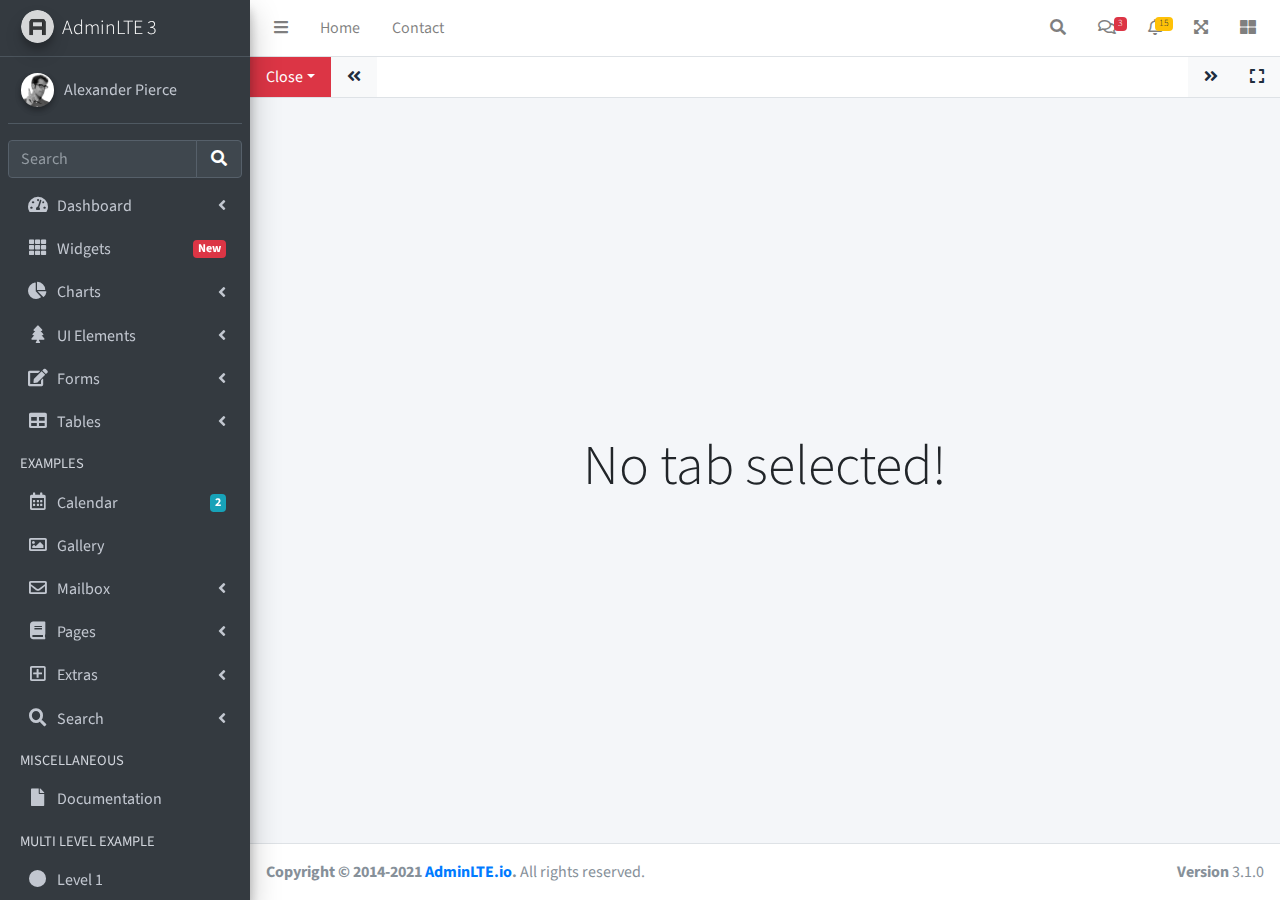
<file: admin/iframe.html>
<!DOCTYPE html>
<html lang="en">
<head>
  <meta charset="utf-8">
  <meta name="viewport" content="width=device-width, initial-scale=1">
  <title>AdminLTE 3 | Tabbed IFrames</title>

  <!-- Google Font: Source Sans Pro -->
  <link rel="stylesheet" href="https://fonts.googleapis.com/css?family=Source+Sans+Pro:300,400,400i,700&display=fallback">
  <!-- Font Awesome -->
  <link rel="stylesheet" href="plugins/fontawesome-free/css/all.min.css">
  <!-- Theme style -->
  <link rel="stylesheet" href="dist/css/adminlte.min.css">
  <!-- overlayScrollbars -->
  <link rel="stylesheet" href="plugins/overlayScrollbars/css/OverlayScrollbars.min.css">
</head>
<body class="hold-transition sidebar-mini layout-fixed" data-panel-auto-height-mode="height">
<div class="wrapper">

  <!-- Navbar -->
  <nav class="main-header navbar navbar-expand navbar-white navbar-light">
    <!-- Left navbar links -->
    <ul class="navbar-nav">
      <li class="nav-item">
        <a class="nav-link" data-widget="pushmenu" href="#" role="button"><i class="fas fa-bars"></i></a>
      </li>
      <li class="nav-item d-none d-sm-inline-block">
        <a href="index3.html" class="nav-link">Home</a>
      </li>
      <li class="nav-item d-none d-sm-inline-block">
        <a href="#" class="nav-link">Contact</a>
      </li>
    </ul>

    <!-- Right navbar links -->
    <ul class="navbar-nav ml-auto">
      <!-- Navbar Search -->
      <li class="nav-item">
        <a class="nav-link" data-widget="navbar-search" href="#" role="button">
          <i class="fas fa-search"></i>
        </a>
        <div class="navbar-search-block">
          <form class="form-inline">
            <div class="input-group input-group-sm">
              <input class="form-control form-control-navbar" type="search" placeholder="Search" aria-label="Search">
              <div class="input-group-append">
                <button class="btn btn-navbar" type="submit">
                  <i class="fas fa-search"></i>
                </button>
                <button class="btn btn-navbar" type="button" data-widget="navbar-search">
                  <i class="fas fa-times"></i>
                </button>
              </div>
            </div>
          </form>
        </div>
      </li>

      <!-- Messages Dropdown Menu -->
      <li class="nav-item dropdown">
        <a class="nav-link" data-toggle="dropdown" href="#">
          <i class="far fa-comments"></i>
          <span class="badge badge-danger navbar-badge">3</span>
        </a>
        <div class="dropdown-menu dropdown-menu-lg dropdown-menu-right">
          <a href="#" class="dropdown-item">
            <!-- Message Start -->
            <div class="media">
              <img src="dist/img/user1-128x128.jpg" alt="User Avatar" class="img-size-50 mr-3 img-circle">
              <div class="media-body">
                <h3 class="dropdown-item-title">
                  Brad Diesel
                  <span class="float-right text-sm text-danger"><i class="fas fa-star"></i></span>
                </h3>
                <p class="text-sm">Call me whenever you can...</p>
                <p class="text-sm text-muted"><i class="far fa-clock mr-1"></i> 4 Hours Ago</p>
              </div>
            </div>
            <!-- Message End -->
          </a>
          <div class="dropdown-divider"></div>
          <a href="#" class="dropdown-item">
            <!-- Message Start -->
            <div class="media">
              <img src="dist/img/user8-128x128.jpg" alt="User Avatar" class="img-size-50 img-circle mr-3">
              <div class="media-body">
                <h3 class="dropdown-item-title">
                  John Pierce
                  <span class="float-right text-sm text-muted"><i class="fas fa-star"></i></span>
                </h3>
                <p class="text-sm">I got your message bro</p>
                <p class="text-sm text-muted"><i class="far fa-clock mr-1"></i> 4 Hours Ago</p>
              </div>
            </div>
            <!-- Message End -->
          </a>
          <div class="dropdown-divider"></div>
          <a href="#" class="dropdown-item">
            <!-- Message Start -->
            <div class="media">
              <img src="dist/img/user3-128x128.jpg" alt="User Avatar" class="img-size-50 img-circle mr-3">
              <div class="media-body">
                <h3 class="dropdown-item-title">
                  Nora Silvester
                  <span class="float-right text-sm text-warning"><i class="fas fa-star"></i></span>
                </h3>
                <p class="text-sm">The subject goes here</p>
                <p class="text-sm text-muted"><i class="far fa-clock mr-1"></i> 4 Hours Ago</p>
              </div>
            </div>
            <!-- Message End -->
          </a>
          <div class="dropdown-divider"></div>
          <a href="#" class="dropdown-item dropdown-footer">See All Messages</a>
        </div>
      </li>
      <!-- Notifications Dropdown Menu -->
      <li class="nav-item dropdown">
        <a class="nav-link" data-toggle="dropdown" href="#">
          <i class="far fa-bell"></i>
          <span class="badge badge-warning navbar-badge">15</span>
        </a>
        <div class="dropdown-menu dropdown-menu-lg dropdown-menu-right">
          <span class="dropdown-item dropdown-header">15 Notifications</span>
          <div class="dropdown-divider"></div>
          <a href="#" class="dropdown-item">
            <i class="fas fa-envelope mr-2"></i> 4 new messages
            <span class="float-right text-muted text-sm">3 mins</span>
          </a>
          <div class="dropdown-divider"></div>
          <a href="#" class="dropdown-item">
            <i class="fas fa-users mr-2"></i> 8 friend requests
            <span class="float-right text-muted text-sm">12 hours</span>
          </a>
          <div class="dropdown-divider"></div>
          <a href="#" class="dropdown-item">
            <i class="fas fa-file mr-2"></i> 3 new reports
            <span class="float-right text-muted text-sm">2 days</span>
          </a>
          <div class="dropdown-divider"></div>
          <a href="#" class="dropdown-item dropdown-footer">See All Notifications</a>
        </div>
      </li>
      <li class="nav-item">
        <a class="nav-link" data-widget="fullscreen" href="#" role="button">
          <i class="fas fa-expand-arrows-alt"></i>
        </a>
      </li>
      <li class="nav-item">
        <a class="nav-link" data-widget="control-sidebar" data-slide="true" href="#" role="button">
          <i class="fas fa-th-large"></i>
        </a>
      </li>
    </ul>
  </nav>
  <!-- /.navbar -->

  <!-- Main Sidebar Container -->
  <aside class="main-sidebar sidebar-dark-primary elevation-4">
    <!-- Brand Logo -->
    <a href="index3.html" class="brand-link">
      <img src="dist/img/AdminLTELogo.png" alt="AdminLTE Logo" class="brand-image img-circle elevation-3" style="opacity: .8">
      <span class="brand-text font-weight-light">AdminLTE 3</span>
    </a>

    <!-- Sidebar -->
    <div class="sidebar">
      <!-- Sidebar user panel (optional) -->
      <div class="user-panel mt-3 pb-3 mb-3 d-flex">
        <div class="image">
          <img src="dist/img/user2-160x160.jpg" class="img-circle elevation-2" alt="User Image">
        </div>
        <div class="info">
          <a href="#" class="d-block">Alexander Pierce</a>
        </div>
      </div>

      <!-- SidebarSearch Form -->
      <div class="form-inline">
        <div class="input-group" data-widget="sidebar-search">
          <input class="form-control form-control-sidebar" type="search" placeholder="Search" aria-label="Search">
          <div class="input-group-append">
            <button class="btn btn-sidebar">
              <i class="fas fa-search fa-fw"></i>
            </button>
          </div>
        </div>
      </div>

      <!-- Sidebar Menu -->
      <nav class="mt-2">
        <ul class="nav nav-pills nav-sidebar flex-column" data-widget="treeview" role="menu" data-accordion="false">
          <!-- Add icons to the links using the .nav-icon class
               with font-awesome or any other icon font library -->
          <li class="nav-item">
            <a href="#" class="nav-link">
              <i class="nav-icon fas fa-tachometer-alt"></i>
              <p>
                Dashboard
                <i class="right fas fa-angle-left"></i>
              </p>
            </a>
            <ul class="nav nav-treeview">
              <li class="nav-item">
                <a href="./index.html" class="nav-link">
                  <i class="far fa-circle nav-icon"></i>
                  <p>Dashboard v1</p>
                </a>
              </li>
              <li class="nav-item">
                <a href="./index2.html" class="nav-link">
                  <i class="far fa-circle nav-icon"></i>
                  <p>Dashboard v2</p>
                </a>
              </li>
              <li class="nav-item">
                <a href="./index3.html" class="nav-link">
                  <i class="far fa-circle nav-icon"></i>
                  <p>Dashboard v3</p>
                </a>
              </li>
            </ul>
          </li>
          <li class="nav-item">
            <a href="pages/widgets.html" class="nav-link">
              <i class="nav-icon fas fa-th"></i>
              <p>
                Widgets
                <span class="right badge badge-danger">New</span>
              </p>
            </a>
          </li>
          <li class="nav-item">
            <a href="#" class="nav-link">
              <i class="nav-icon fas fa-chart-pie"></i>
              <p>
                Charts
                <i class="right fas fa-angle-left"></i>
              </p>
            </a>
            <ul class="nav nav-treeview">
              <li class="nav-item">
                <a href="pages/charts/chartjs.html" class="nav-link">
                  <i class="far fa-circle nav-icon"></i>
                  <p>ChartJS</p>
                </a>
              </li>
              <li class="nav-item">
                <a href="pages/charts/flot.html" class="nav-link">
                  <i class="far fa-circle nav-icon"></i>
                  <p>Flot</p>
                </a>
              </li>
              <li class="nav-item">
                <a href="pages/charts/inline.html" class="nav-link">
                  <i class="far fa-circle nav-icon"></i>
                  <p>Inline</p>
                </a>
              </li>
            </ul>
          </li>
          <li class="nav-item">
            <a href="#" class="nav-link">
              <i class="nav-icon fas fa-tree"></i>
              <p>
                UI Elements
                <i class="fas fa-angle-left right"></i>
              </p>
            </a>
            <ul class="nav nav-treeview">
              <li class="nav-item">
                <a href="pages/UI/general.html" class="nav-link">
                  <i class="far fa-circle nav-icon"></i>
                  <p>General</p>
                </a>
              </li>
              <li class="nav-item">
                <a href="pages/UI/icons.html" class="nav-link">
                  <i class="far fa-circle nav-icon"></i>
                  <p>Icons</p>
                </a>
              </li>
              <li class="nav-item">
                <a href="pages/UI/buttons.html" class="nav-link">
                  <i class="far fa-circle nav-icon"></i>
                  <p>Buttons</p>
                </a>
              </li>
              <li class="nav-item">
                <a href="pages/UI/sliders.html" class="nav-link">
                  <i class="far fa-circle nav-icon"></i>
                  <p>Sliders</p>
                </a>
              </li>
              <li class="nav-item">
                <a href="pages/UI/modals.html" class="nav-link">
                  <i class="far fa-circle nav-icon"></i>
                  <p>Modals & Alerts</p>
                </a>
              </li>
              <li class="nav-item">
                <a href="pages/UI/navbar.html" class="nav-link">
                  <i class="far fa-circle nav-icon"></i>
                  <p>Navbar & Tabs</p>
                </a>
              </li>
              <li class="nav-item">
                <a href="pages/UI/timeline.html" class="nav-link">
                  <i class="far fa-circle nav-icon"></i>
                  <p>Timeline</p>
                </a>
              </li>
              <li class="nav-item">
                <a href="pages/UI/ribbons.html" class="nav-link">
                  <i class="far fa-circle nav-icon"></i>
                  <p>Ribbons</p>
                </a>
              </li>
            </ul>
          </li>
          <li class="nav-item">
            <a href="#" class="nav-link">
              <i class="nav-icon fas fa-edit"></i>
              <p>
                Forms
                <i class="fas fa-angle-left right"></i>
              </p>
            </a>
            <ul class="nav nav-treeview">
              <li class="nav-item">
                <a href="pages/forms/general.html" class="nav-link">
                  <i class="far fa-circle nav-icon"></i>
                  <p>General Elements</p>
                </a>
              </li>
              <li class="nav-item">
                <a href="pages/forms/advanced.html" class="nav-link">
                  <i class="far fa-circle nav-icon"></i>
                  <p>Advanced Elements</p>
                </a>
              </li>
              <li class="nav-item">
                <a href="pages/forms/editors.html" class="nav-link">
                  <i class="far fa-circle nav-icon"></i>
                  <p>Editors</p>
                </a>
              </li>
              <li class="nav-item">
                <a href="pages/forms/validation.html" class="nav-link">
                  <i class="far fa-circle nav-icon"></i>
                  <p>Validation</p>
                </a>
              </li>
            </ul>
          </li>
          <li class="nav-item">
            <a href="#" class="nav-link">
              <i class="nav-icon fas fa-table"></i>
              <p>
                Tables
                <i class="fas fa-angle-left right"></i>
              </p>
            </a>
            <ul class="nav nav-treeview">
              <li class="nav-item">
                <a href="pages/tables/simple.html" class="nav-link">
                  <i class="far fa-circle nav-icon"></i>
                  <p>Simple Tables</p>
                </a>
              </li>
              <li class="nav-item">
                <a href="pages/tables/data.html" class="nav-link">
                  <i class="far fa-circle nav-icon"></i>
                  <p>DataTables</p>
                </a>
              </li>
              <li class="nav-item">
                <a href="pages/tables/jsgrid.html" class="nav-link">
                  <i class="far fa-circle nav-icon"></i>
                  <p>jsGrid</p>
                </a>
              </li>
            </ul>
          </li>
          <li class="nav-header">EXAMPLES</li>
          <li class="nav-item">
            <a href="pages/calendar.html" class="nav-link">
              <i class="nav-icon far fa-calendar-alt"></i>
              <p>
                Calendar
                <span class="badge badge-info right">2</span>
              </p>
            </a>
          </li>
          <li class="nav-item">
            <a href="pages/gallery.html" class="nav-link">
              <i class="nav-icon far fa-image"></i>
              <p>
                Gallery
              </p>
            </a>
          </li>
          <li class="nav-item">
            <a href="#" class="nav-link">
              <i class="nav-icon far fa-envelope"></i>
              <p>
                Mailbox
                <i class="fas fa-angle-left right"></i>
              </p>
            </a>
            <ul class="nav nav-treeview">
              <li class="nav-item">
                <a href="pages/mailbox/mailbox.html" class="nav-link">
                  <i class="far fa-circle nav-icon"></i>
                  <p>Inbox</p>
                </a>
              </li>
              <li class="nav-item">
                <a href="pages/mailbox/compose.html" class="nav-link">
                  <i class="far fa-circle nav-icon"></i>
                  <p>Compose</p>
                </a>
              </li>
              <li class="nav-item">
                <a href="pages/mailbox/read-mail.html" class="nav-link">
                  <i class="far fa-circle nav-icon"></i>
                  <p>Read</p>
                </a>
              </li>
            </ul>
          </li>
          <li class="nav-item">
            <a href="#" class="nav-link">
              <i class="nav-icon fas fa-book"></i>
              <p>
                Pages
                <i class="fas fa-angle-left right"></i>
              </p>
            </a>
            <ul class="nav nav-treeview">
              <li class="nav-item">
                <a href="pages/examples/invoice.html" class="nav-link">
                  <i class="far fa-circle nav-icon"></i>
                  <p>Invoice</p>
                </a>
              </li>
              <li class="nav-item">
                <a href="pages/examples/profile.html" class="nav-link">
                  <i class="far fa-circle nav-icon"></i>
                  <p>Profile</p>
                </a>
              </li>
              <li class="nav-item">
                <a href="pages/examples/e-commerce.html" class="nav-link">
                  <i class="far fa-circle nav-icon"></i>
                  <p>E-commerce</p>
                </a>
              </li>
              <li class="nav-item">
                <a href="pages/examples/projects.html" class="nav-link">
                  <i class="far fa-circle nav-icon"></i>
                  <p>Projects</p>
                </a>
              </li>
              <li class="nav-item">
                <a href="pages/examples/project-add.html" class="nav-link">
                  <i class="far fa-circle nav-icon"></i>
                  <p>Project Add</p>
                </a>
              </li>
              <li class="nav-item">
                <a href="pages/examples/project-edit.html" class="nav-link">
                  <i class="far fa-circle nav-icon"></i>
                  <p>Project Edit</p>
                </a>
              </li>
              <li class="nav-item">
                <a href="pages/examples/project-detail.html" class="nav-link">
                  <i class="far fa-circle nav-icon"></i>
                  <p>Project Detail</p>
                </a>
              </li>
              <li class="nav-item">
                <a href="pages/examples/contacts.html" class="nav-link">
                  <i class="far fa-circle nav-icon"></i>
                  <p>Contacts</p>
                </a>
              </li>
              <li class="nav-item">
                <a href="pages/examples/faq.html" class="nav-link">
                  <i class="far fa-circle nav-icon"></i>
                  <p>FAQ</p>
                </a>
              </li>
              <li class="nav-item">
                <a href="pages/examples/contact-us.html" class="nav-link">
                  <i class="far fa-circle nav-icon"></i>
                  <p>Contact us</p>
                </a>
              </li>
            </ul>
          </li>
          <li class="nav-item">
            <a href="#" class="nav-link">
              <i class="nav-icon far fa-plus-square"></i>
              <p>
                Extras
                <i class="fas fa-angle-left right"></i>
              </p>
            </a>
            <ul class="nav nav-treeview">
              <li class="nav-item">
                <a href="#" class="nav-link">
                  <i class="far fa-circle nav-icon"></i>
                  <p>
                    Login & Register v1
                    <i class="fas fa-angle-left right"></i>
                  </p>
                </a>
                <ul class="nav nav-treeview">
                  <li class="nav-item">
                    <a href="pages/examples/login.html" class="nav-link">
                      <i class="far fa-circle nav-icon"></i>
                      <p>Login v1</p>
                    </a>
                  </li>
                  <li class="nav-item">
                    <a href="pages/examples/register.html" class="nav-link">
                      <i class="far fa-circle nav-icon"></i>
                      <p>Register v1</p>
                    </a>
                  </li>
                  <li class="nav-item">
                    <a href="pages/examples/forgot-password.html" class="nav-link">
                      <i class="far fa-circle nav-icon"></i>
                      <p>Forgot Password v1</p>
                    </a>
                  </li>
                  <li class="nav-item">
                    <a href="pages/examples/recover-password.html" class="nav-link">
                      <i class="far fa-circle nav-icon"></i>
                      <p>Recover Password v1</p>
                    </a>
                  </li>
                </ul>
              </li>
              <li class="nav-item">
                <a href="#" class="nav-link">
                  <i class="far fa-circle nav-icon"></i>
                  <p>
                    Login & Register v2
                    <i class="fas fa-angle-left right"></i>
                  </p>
                </a>
                <ul class="nav nav-treeview">
                  <li class="nav-item">
                    <a href="pages/examples/login-v2.html" class="nav-link">
                      <i class="far fa-circle nav-icon"></i>
                      <p>Login v2</p>
                    </a>
                  </li>
                  <li class="nav-item">
                    <a href="pages/examples/register-v2.html" class="nav-link">
                      <i class="far fa-circle nav-icon"></i>
                      <p>Register v2</p>
                    </a>
                  </li>
                  <li class="nav-item">
                    <a href="pages/examples/forgot-password-v2.html" class="nav-link">
                      <i class="far fa-circle nav-icon"></i>
                      <p>Forgot Password v2</p>
                    </a>
                  </li>
                  <li class="nav-item">
                    <a href="pages/examples/recover-password-v2.html" class="nav-link">
                      <i class="far fa-circle nav-icon"></i>
                      <p>Recover Password v2</p>
                    </a>
                  </li>
                </ul>
              </li>
              <li class="nav-item">
                <a href="pages/examples/lockscreen.html" class="nav-link">
                  <i class="far fa-circle nav-icon"></i>
                  <p>Lockscreen</p>
                </a>
              </li>
              <li class="nav-item">
                <a href="pages/examples/legacy-user-menu.html" class="nav-link">
                  <i class="far fa-circle nav-icon"></i>
                  <p>Legacy User Menu</p>
                </a>
              </li>
              <li class="nav-item">
                <a href="pages/examples/language-menu.html" class="nav-link">
                  <i class="far fa-circle nav-icon"></i>
                  <p>Language Menu</p>
                </a>
              </li>
              <li class="nav-item">
                <a href="pages/examples/404.html" class="nav-link">
                  <i class="far fa-circle nav-icon"></i>
                  <p>Error 404</p>
                </a>
              </li>
              <li class="nav-item">
                <a href="pages/examples/500.html" class="nav-link">
                  <i class="far fa-circle nav-icon"></i>
                  <p>Error 500</p>
                </a>
              </li>
              <li class="nav-item">
                <a href="pages/examples/pace.html" class="nav-link">
                  <i class="far fa-circle nav-icon"></i>
                  <p>Pace</p>
                </a>
              </li>
              <li class="nav-item">
                <a href="pages/examples/blank.html" class="nav-link">
                  <i class="far fa-circle nav-icon"></i>
                  <p>Blank Page</p>
                </a>
              </li>
              <li class="nav-item">
                <a href="starter.html" class="nav-link">
                  <i class="far fa-circle nav-icon"></i>
                  <p>Starter Page</p>
                </a>
              </li>
            </ul>
          </li>
          <li class="nav-item">
            <a href="#" class="nav-link">
              <i class="nav-icon fas fa-search"></i>
              <p>
                Search
                <i class="fas fa-angle-left right"></i>
              </p>
            </a>
            <ul class="nav nav-treeview">
              <li class="nav-item">
                <a href="pages/search/simple.html" class="nav-link">
                  <i class="far fa-circle nav-icon"></i>
                  <p>Simple Search</p>
                </a>
              </li>
              <li class="nav-item">
                <a href="pages/search/enhanced.html" class="nav-link">
                  <i class="far fa-circle nav-icon"></i>
                  <p>Enhanced</p>
                </a>
              </li>
            </ul>
          </li>
          <li class="nav-header">MISCELLANEOUS</li>
          <li class="nav-item">
            <a href="https://adminlte.io/docs/3.1/" class="nav-link">
              <i class="nav-icon fas fa-file"></i>
              <p>Documentation</p>
            </a>
          </li>
          <li class="nav-header">MULTI LEVEL EXAMPLE</li>
          <li class="nav-item">
            <a href="#" class="nav-link">
              <i class="fas fa-circle nav-icon"></i>
              <p>Level 1</p>
            </a>
          </li>
          <li class="nav-item">
            <a href="#" class="nav-link">
              <i class="nav-icon fas fa-circle"></i>
              <p>
                Level 1
                <i class="right fas fa-angle-left"></i>
              </p>
            </a>
            <ul class="nav nav-treeview">
              <li class="nav-item">
                <a href="#" class="nav-link">
                  <i class="far fa-circle nav-icon"></i>
                  <p>Level 2</p>
                </a>
              </li>
              <li class="nav-item">
                <a href="#" class="nav-link">
                  <i class="far fa-circle nav-icon"></i>
                  <p>
                    Level 2
                    <i class="right fas fa-angle-left"></i>
                  </p>
                </a>
                <ul class="nav nav-treeview">
                  <li class="nav-item">
                    <a href="#" class="nav-link">
                      <i class="far fa-dot-circle nav-icon"></i>
                      <p>Level 3</p>
                    </a>
                  </li>
                  <li class="nav-item">
                    <a href="#" class="nav-link">
                      <i class="far fa-dot-circle nav-icon"></i>
                      <p>Level 3</p>
                    </a>
                  </li>
                  <li class="nav-item">
                    <a href="#" class="nav-link">
                      <i class="far fa-dot-circle nav-icon"></i>
                      <p>Level 3</p>
                    </a>
                  </li>
                </ul>
              </li>
              <li class="nav-item">
                <a href="#" class="nav-link">
                  <i class="far fa-circle nav-icon"></i>
                  <p>Level 2</p>
                </a>
              </li>
            </ul>
          </li>
          <li class="nav-item">
            <a href="#" class="nav-link">
              <i class="fas fa-circle nav-icon"></i>
              <p>Level 1</p>
            </a>
          </li>
          <li class="nav-header">LABELS</li>
          <li class="nav-item">
            <a href="#" class="nav-link">
              <i class="nav-icon far fa-circle text-danger"></i>
              <p class="text">Important</p>
            </a>
          </li>
          <li class="nav-item">
            <a href="#" class="nav-link">
              <i class="nav-icon far fa-circle text-warning"></i>
              <p>Warning</p>
            </a>
          </li>
          <li class="nav-item">
            <a href="#" class="nav-link">
              <i class="nav-icon far fa-circle text-info"></i>
              <p>Informational</p>
            </a>
          </li>
        </ul>
      </nav>
      <!-- /.sidebar-menu -->
    </div>
    <!-- /.sidebar -->
  </aside>

  <!-- Content Wrapper. Contains page content -->
  <div class="content-wrapper iframe-mode" data-widget="iframe" data-loading-screen="750">
    <div class="nav navbar navbar-expand navbar-white navbar-light border-bottom p-0">
      <div class="nav-item dropdown">
        <a class="nav-link bg-danger dropdown-toggle" data-toggle="dropdown" href="#" role="button" aria-haspopup="true" aria-expanded="false">Close</a>
        <div class="dropdown-menu mt-0">
          <a class="dropdown-item" href="#" data-widget="iframe-close" data-type="all">Close All</a>
          <a class="dropdown-item" href="#" data-widget="iframe-close" data-type="all-other">Close All Other</a>
        </div>
      </div>
      <a class="nav-link bg-light" href="#" data-widget="iframe-scrollleft"><i class="fas fa-angle-double-left"></i></a>
      <ul class="navbar-nav overflow-hidden" role="tablist"></ul>
      <a class="nav-link bg-light" href="#" data-widget="iframe-scrollright"><i class="fas fa-angle-double-right"></i></a>
      <a class="nav-link bg-light" href="#" data-widget="iframe-fullscreen"><i class="fas fa-expand"></i></a>
    </div>
    <div class="tab-content">
      <div class="tab-empty">
        <h2 class="display-4">No tab selected!</h2>
      </div>
      <div class="tab-loading">
        <div>
          <h2 class="display-4">Tab is loading <i class="fa fa-sync fa-spin"></i></h2>
        </div>
      </div>
    </div>
  </div>
  <!-- /.content-wrapper -->
  <footer class="main-footer">
    <strong>Copyright &copy; 2014-2021 <a href="https://adminlte.io">AdminLTE.io</a>.</strong>
    All rights reserved.
    <div class="float-right d-none d-sm-inline-block">
      <b>Version</b> 3.1.0
    </div>
  </footer>

  <!-- Control Sidebar -->
  <aside class="control-sidebar control-sidebar-dark">
    <!-- Control sidebar content goes here -->
  </aside>
  <!-- /.control-sidebar -->
</div>
<!-- ./wrapper -->

<!-- jQuery -->
<script src="plugins/jquery/jquery.min.js"></script>
<!-- jQuery UI 1.11.4 -->
<script src="plugins/jquery-ui/jquery-ui.min.js"></script>
<!-- Resolve conflict in jQuery UI tooltip with Bootstrap tooltip -->
<script>
  $.widget.bridge('uibutton', $.ui.button)
</script>
<!-- Bootstrap 4 -->
<script src="plugins/bootstrap/js/bootstrap.bundle.min.js"></script>
<!-- overlayScrollbars -->
<script src="plugins/overlayScrollbars/js/jquery.overlayScrollbars.min.js"></script>
<!-- AdminLTE App -->
<script src="dist/js/adminlte.js"></script>
<!-- AdminLTE for demo purposes -->
<script src="dist/js/demo.js"></script>
</body>
</html>
</file>
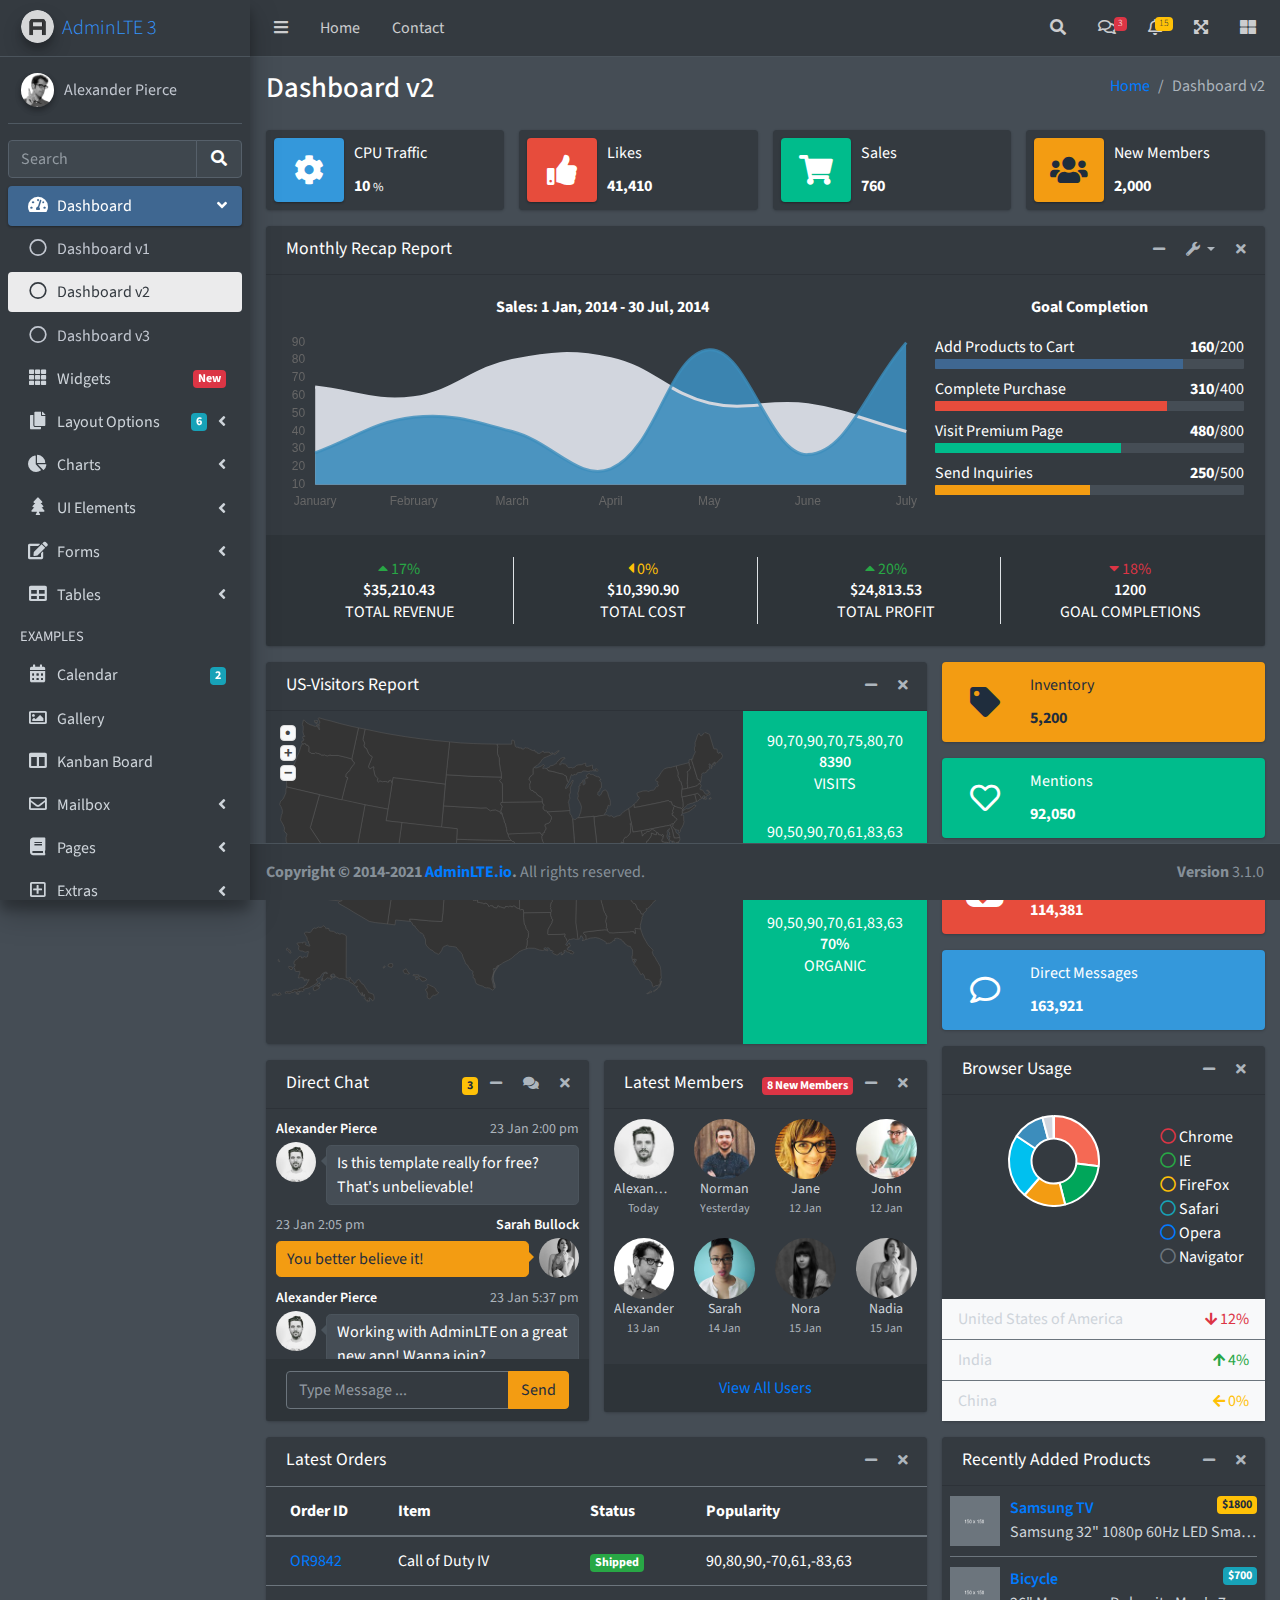
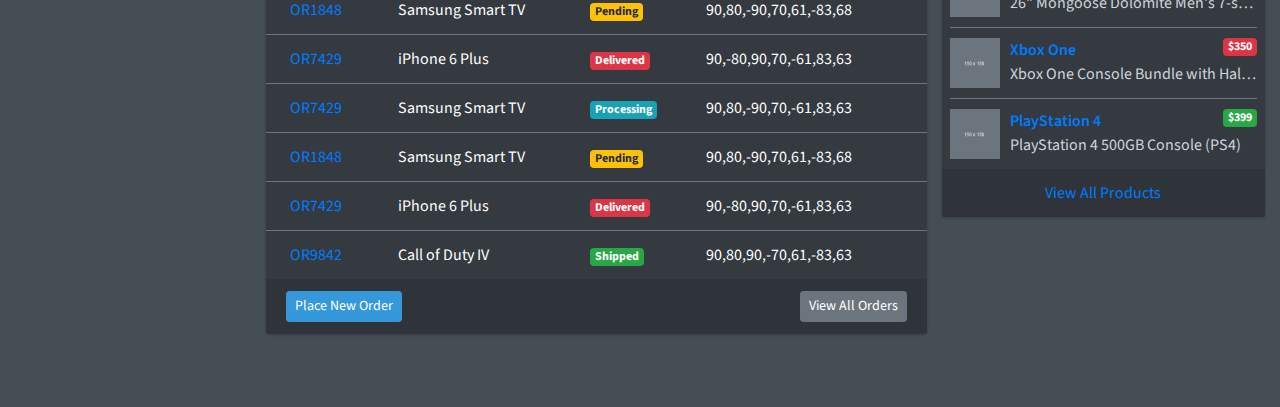
<file: admin/index2.html>
<!DOCTYPE html>
<html lang="en">
<head>
  <meta charset="utf-8">
  <meta name="viewport" content="width=device-width, initial-scale=1">
  <title>AdminLTE 3 | Dashboard 2</title>

  <!-- Google Font: Source Sans Pro -->
  <link rel="stylesheet" href="https://fonts.googleapis.com/css?family=Source+Sans+Pro:300,400,400i,700&display=fallback">
  <!-- Font Awesome Icons -->
  <link rel="stylesheet" href="plugins/fontawesome-free/css/all.min.css">
  <!-- overlayScrollbars -->
  <link rel="stylesheet" href="plugins/overlayScrollbars/css/OverlayScrollbars.min.css">
  <!-- Theme style -->
  <link rel="stylesheet" href="dist/css/adminlte.min.css">
</head>
<body class="hold-transition dark-mode sidebar-mini layout-fixed layout-navbar-fixed layout-footer-fixed">
<div class="wrapper">

  <!-- Preloader -->
  <div class="preloader flex-column justify-content-center align-items-center">
    <img class="animation__wobble" src="dist/img/AdminLTELogo.png" alt="AdminLTELogo" height="60" width="60">
  </div>

  <!-- Navbar -->
  <nav class="main-header navbar navbar-expand navbar-dark">
    <!-- Left navbar links -->
    <ul class="navbar-nav">
      <li class="nav-item">
        <a class="nav-link" data-widget="pushmenu" href="#" role="button"><i class="fas fa-bars"></i></a>
      </li>
      <li class="nav-item d-none d-sm-inline-block">
        <a href="index3.html" class="nav-link">Home</a>
      </li>
      <li class="nav-item d-none d-sm-inline-block">
        <a href="#" class="nav-link">Contact</a>
      </li>
    </ul>

    <!-- Right navbar links -->
    <ul class="navbar-nav ml-auto">
      <!-- Navbar Search -->
      <li class="nav-item">
        <a class="nav-link" data-widget="navbar-search" href="#" role="button">
          <i class="fas fa-search"></i>
        </a>
        <div class="navbar-search-block">
          <form class="form-inline">
            <div class="input-group input-group-sm">
              <input class="form-control form-control-navbar" type="search" placeholder="Search" aria-label="Search">
              <div class="input-group-append">
                <button class="btn btn-navbar" type="submit">
                  <i class="fas fa-search"></i>
                </button>
                <button class="btn btn-navbar" type="button" data-widget="navbar-search">
                  <i class="fas fa-times"></i>
                </button>
              </div>
            </div>
          </form>
        </div>
      </li>

      <!-- Messages Dropdown Menu -->
      <li class="nav-item dropdown">
        <a class="nav-link" data-toggle="dropdown" href="#">
          <i class="far fa-comments"></i>
          <span class="badge badge-danger navbar-badge">3</span>
        </a>
        <div class="dropdown-menu dropdown-menu-lg dropdown-menu-right">
          <a href="#" class="dropdown-item">
            <!-- Message Start -->
            <div class="media">
              <img src="dist/img/user1-128x128.jpg" alt="User Avatar" class="img-size-50 mr-3 img-circle">
              <div class="media-body">
                <h3 class="dropdown-item-title">
                  Brad Diesel
                  <span class="float-right text-sm text-danger"><i class="fas fa-star"></i></span>
                </h3>
                <p class="text-sm">Call me whenever you can...</p>
                <p class="text-sm text-muted"><i class="far fa-clock mr-1"></i> 4 Hours Ago</p>
              </div>
            </div>
            <!-- Message End -->
          </a>
          <div class="dropdown-divider"></div>
          <a href="#" class="dropdown-item">
            <!-- Message Start -->
            <div class="media">
              <img src="dist/img/user8-128x128.jpg" alt="User Avatar" class="img-size-50 img-circle mr-3">
              <div class="media-body">
                <h3 class="dropdown-item-title">
                  John Pierce
                  <span class="float-right text-sm text-muted"><i class="fas fa-star"></i></span>
                </h3>
                <p class="text-sm">I got your message bro</p>
                <p class="text-sm text-muted"><i class="far fa-clock mr-1"></i> 4 Hours Ago</p>
              </div>
            </div>
            <!-- Message End -->
          </a>
          <div class="dropdown-divider"></div>
          <a href="#" class="dropdown-item">
            <!-- Message Start -->
            <div class="media">
              <img src="dist/img/user3-128x128.jpg" alt="User Avatar" class="img-size-50 img-circle mr-3">
              <div class="media-body">
                <h3 class="dropdown-item-title">
                  Nora Silvester
                  <span class="float-right text-sm text-warning"><i class="fas fa-star"></i></span>
                </h3>
                <p class="text-sm">The subject goes here</p>
                <p class="text-sm text-muted"><i class="far fa-clock mr-1"></i> 4 Hours Ago</p>
              </div>
            </div>
            <!-- Message End -->
          </a>
          <div class="dropdown-divider"></div>
          <a href="#" class="dropdown-item dropdown-footer">See All Messages</a>
        </div>
      </li>
      <!-- Notifications Dropdown Menu -->
      <li class="nav-item dropdown">
        <a class="nav-link" data-toggle="dropdown" href="#">
          <i class="far fa-bell"></i>
          <span class="badge badge-warning navbar-badge">15</span>
        </a>
        <div class="dropdown-menu dropdown-menu-lg dropdown-menu-right">
          <span class="dropdown-item dropdown-header">15 Notifications</span>
          <div class="dropdown-divider"></div>
          <a href="#" class="dropdown-item">
            <i class="fas fa-envelope mr-2"></i> 4 new messages
            <span class="float-right text-muted text-sm">3 mins</span>
          </a>
          <div class="dropdown-divider"></div>
          <a href="#" class="dropdown-item">
            <i class="fas fa-users mr-2"></i> 8 friend requests
            <span class="float-right text-muted text-sm">12 hours</span>
          </a>
          <div class="dropdown-divider"></div>
          <a href="#" class="dropdown-item">
            <i class="fas fa-file mr-2"></i> 3 new reports
            <span class="float-right text-muted text-sm">2 days</span>
          </a>
          <div class="dropdown-divider"></div>
          <a href="#" class="dropdown-item dropdown-footer">See All Notifications</a>
        </div>
      </li>
      <li class="nav-item">
        <a class="nav-link" data-widget="fullscreen" href="#" role="button">
          <i class="fas fa-expand-arrows-alt"></i>
        </a>
      </li>
      <li class="nav-item">
        <a class="nav-link" data-widget="control-sidebar" data-slide="true" href="#" role="button">
          <i class="fas fa-th-large"></i>
        </a>
      </li>
    </ul>
  </nav>
  <!-- /.navbar -->

  <!-- Main Sidebar Container -->
  <aside class="main-sidebar sidebar-dark-primary elevation-4">
    <!-- Brand Logo -->
    <a href="index3.html" class="brand-link">
      <img src="dist/img/AdminLTELogo.png" alt="AdminLTE Logo" class="brand-image img-circle elevation-3" style="opacity: .8">
      <span class="brand-text font-weight-light">AdminLTE 3</span>
    </a>

    <!-- Sidebar -->
    <div class="sidebar">
      <!-- Sidebar user panel (optional) -->
      <div class="user-panel mt-3 pb-3 mb-3 d-flex">
        <div class="image">
          <img src="dist/img/user2-160x160.jpg" class="img-circle elevation-2" alt="User Image">
        </div>
        <div class="info">
          <a href="#" class="d-block">Alexander Pierce</a>
        </div>
      </div>

      <!-- SidebarSearch Form -->
      <div class="form-inline">
        <div class="input-group" data-widget="sidebar-search">
          <input class="form-control form-control-sidebar" type="search" placeholder="Search" aria-label="Search">
          <div class="input-group-append">
            <button class="btn btn-sidebar">
              <i class="fas fa-search fa-fw"></i>
            </button>
          </div>
        </div>
      </div>

      <!-- Sidebar Menu -->
      <nav class="mt-2">
        <ul class="nav nav-pills nav-sidebar flex-column" data-widget="treeview" role="menu" data-accordion="false">
          <!-- Add icons to the links using the .nav-icon class
               with font-awesome or any other icon font library -->
          <li class="nav-item menu-open">
            <a href="#" class="nav-link active">
              <i class="nav-icon fas fa-tachometer-alt"></i>
              <p>
                Dashboard
                <i class="right fas fa-angle-left"></i>
              </p>
            </a>
            <ul class="nav nav-treeview">
              <li class="nav-item">
                <a href="./index.html" class="nav-link">
                  <i class="far fa-circle nav-icon"></i>
                  <p>Dashboard v1</p>
                </a>
              </li>
              <li class="nav-item">
                <a href="./index2.html" class="nav-link active">
                  <i class="far fa-circle nav-icon"></i>
                  <p>Dashboard v2</p>
                </a>
              </li>
              <li class="nav-item">
                <a href="./index3.html" class="nav-link">
                  <i class="far fa-circle nav-icon"></i>
                  <p>Dashboard v3</p>
                </a>
              </li>
            </ul>
          </li>
          <li class="nav-item">
            <a href="pages/widgets.html" class="nav-link">
              <i class="nav-icon fas fa-th"></i>
              <p>
                Widgets
                <span class="right badge badge-danger">New</span>
              </p>
            </a>
          </li>
          <li class="nav-item">
            <a href="#" class="nav-link">
              <i class="nav-icon fas fa-copy"></i>
              <p>
                Layout Options
                <i class="fas fa-angle-left right"></i>
                <span class="badge badge-info right">6</span>
              </p>
            </a>
            <ul class="nav nav-treeview">
              <li class="nav-item">
                <a href="pages/layout/top-nav.html" class="nav-link">
                  <i class="far fa-circle nav-icon"></i>
                  <p>Top Navigation</p>
                </a>
              </li>
              <li class="nav-item">
                <a href="pages/layout/top-nav-sidebar.html" class="nav-link">
                  <i class="far fa-circle nav-icon"></i>
                  <p>Top Navigation + Sidebar</p>
                </a>
              </li>
              <li class="nav-item">
                <a href="pages/layout/boxed.html" class="nav-link">
                  <i class="far fa-circle nav-icon"></i>
                  <p>Boxed</p>
                </a>
              </li>
              <li class="nav-item">
                <a href="pages/layout/fixed-sidebar.html" class="nav-link">
                  <i class="far fa-circle nav-icon"></i>
                  <p>Fixed Sidebar</p>
                </a>
              </li>
              <li class="nav-item">
                <a href="pages/layout/fixed-sidebar-custom.html" class="nav-link">
                  <i class="far fa-circle nav-icon"></i>
                  <p>Fixed Sidebar <small>+ Custom Area</small></p>
                </a>
              </li>
              <li class="nav-item">
                <a href="pages/layout/fixed-topnav.html" class="nav-link">
                  <i class="far fa-circle nav-icon"></i>
                  <p>Fixed Navbar</p>
                </a>
              </li>
              <li class="nav-item">
                <a href="pages/layout/fixed-footer.html" class="nav-link">
                  <i class="far fa-circle nav-icon"></i>
                  <p>Fixed Footer</p>
                </a>
              </li>
              <li class="nav-item">
                <a href="pages/layout/collapsed-sidebar.html" class="nav-link">
                  <i class="far fa-circle nav-icon"></i>
                  <p>Collapsed Sidebar</p>
                </a>
              </li>
            </ul>
          </li>
          <li class="nav-item">
            <a href="#" class="nav-link">
              <i class="nav-icon fas fa-chart-pie"></i>
              <p>
                Charts
                <i class="right fas fa-angle-left"></i>
              </p>
            </a>
            <ul class="nav nav-treeview">
              <li class="nav-item">
                <a href="pages/charts/chartjs.html" class="nav-link">
                  <i class="far fa-circle nav-icon"></i>
                  <p>ChartJS</p>
                </a>
              </li>
              <li class="nav-item">
                <a href="pages/charts/flot.html" class="nav-link">
                  <i class="far fa-circle nav-icon"></i>
                  <p>Flot</p>
                </a>
              </li>
              <li class="nav-item">
                <a href="pages/charts/inline.html" class="nav-link">
                  <i class="far fa-circle nav-icon"></i>
                  <p>Inline</p>
                </a>
              </li>
              <li class="nav-item">
                <a href="pages/charts/uplot.html" class="nav-link">
                  <i class="far fa-circle nav-icon"></i>
                  <p>uPlot</p>
                </a>
              </li>
            </ul>
          </li>
          <li class="nav-item">
            <a href="#" class="nav-link">
              <i class="nav-icon fas fa-tree"></i>
              <p>
                UI Elements
                <i class="fas fa-angle-left right"></i>
              </p>
            </a>
            <ul class="nav nav-treeview">
              <li class="nav-item">
                <a href="pages/UI/general.html" class="nav-link">
                  <i class="far fa-circle nav-icon"></i>
                  <p>General</p>
                </a>
              </li>
              <li class="nav-item">
                <a href="pages/UI/icons.html" class="nav-link">
                  <i class="far fa-circle nav-icon"></i>
                  <p>Icons</p>
                </a>
              </li>
              <li class="nav-item">
                <a href="pages/UI/buttons.html" class="nav-link">
                  <i class="far fa-circle nav-icon"></i>
                  <p>Buttons</p>
                </a>
              </li>
              <li class="nav-item">
                <a href="pages/UI/sliders.html" class="nav-link">
                  <i class="far fa-circle nav-icon"></i>
                  <p>Sliders</p>
                </a>
              </li>
              <li class="nav-item">
                <a href="pages/UI/modals.html" class="nav-link">
                  <i class="far fa-circle nav-icon"></i>
                  <p>Modals & Alerts</p>
                </a>
              </li>
              <li class="nav-item">
                <a href="pages/UI/navbar.html" class="nav-link">
                  <i class="far fa-circle nav-icon"></i>
                  <p>Navbar & Tabs</p>
                </a>
              </li>
              <li class="nav-item">
                <a href="pages/UI/timeline.html" class="nav-link">
                  <i class="far fa-circle nav-icon"></i>
                  <p>Timeline</p>
                </a>
              </li>
              <li class="nav-item">
                <a href="pages/UI/ribbons.html" class="nav-link">
                  <i class="far fa-circle nav-icon"></i>
                  <p>Ribbons</p>
                </a>
              </li>
            </ul>
          </li>
          <li class="nav-item">
            <a href="#" class="nav-link">
              <i class="nav-icon fas fa-edit"></i>
              <p>
                Forms
                <i class="fas fa-angle-left right"></i>
              </p>
            </a>
            <ul class="nav nav-treeview">
              <li class="nav-item">
                <a href="pages/forms/general.html" class="nav-link">
                  <i class="far fa-circle nav-icon"></i>
                  <p>General Elements</p>
                </a>
              </li>
              <li class="nav-item">
                <a href="pages/forms/advanced.html" class="nav-link">
                  <i class="far fa-circle nav-icon"></i>
                  <p>Advanced Elements</p>
                </a>
              </li>
              <li class="nav-item">
                <a href="pages/forms/editors.html" class="nav-link">
                  <i class="far fa-circle nav-icon"></i>
                  <p>Editors</p>
                </a>
              </li>
              <li class="nav-item">
                <a href="pages/forms/validation.html" class="nav-link">
                  <i class="far fa-circle nav-icon"></i>
                  <p>Validation</p>
                </a>
              </li>
            </ul>
          </li>
          <li class="nav-item">
            <a href="#" class="nav-link">
              <i class="nav-icon fas fa-table"></i>
              <p>
                Tables
                <i class="fas fa-angle-left right"></i>
              </p>
            </a>
            <ul class="nav nav-treeview">
              <li class="nav-item">
                <a href="pages/tables/simple.html" class="nav-link">
                  <i class="far fa-circle nav-icon"></i>
                  <p>Simple Tables</p>
                </a>
              </li>
              <li class="nav-item">
                <a href="pages/tables/data.html" class="nav-link">
                  <i class="far fa-circle nav-icon"></i>
                  <p>DataTables</p>
                </a>
              </li>
              <li class="nav-item">
                <a href="pages/tables/jsgrid.html" class="nav-link">
                  <i class="far fa-circle nav-icon"></i>
                  <p>jsGrid</p>
                </a>
              </li>
            </ul>
          </li>
          <li class="nav-header">EXAMPLES</li>
          <li class="nav-item">
            <a href="pages/calendar.html" class="nav-link">
              <i class="nav-icon fas fa-calendar-alt"></i>
              <p>
                Calendar
                <span class="badge badge-info right">2</span>
              </p>
            </a>
          </li>
          <li class="nav-item">
            <a href="pages/gallery.html" class="nav-link">
              <i class="nav-icon far fa-image"></i>
              <p>
                Gallery
              </p>
            </a>
          </li>
          <li class="nav-item">
            <a href="pages/kanban.html" class="nav-link">
              <i class="nav-icon fas fa-columns"></i>
              <p>
                Kanban Board
              </p>
            </a>
          </li>
          <li class="nav-item">
            <a href="#" class="nav-link">
              <i class="nav-icon far fa-envelope"></i>
              <p>
                Mailbox
                <i class="fas fa-angle-left right"></i>
              </p>
            </a>
            <ul class="nav nav-treeview">
              <li class="nav-item">
                <a href="pages/mailbox/mailbox.html" class="nav-link">
                  <i class="far fa-circle nav-icon"></i>
                  <p>Inbox</p>
                </a>
              </li>
              <li class="nav-item">
                <a href="pages/mailbox/compose.html" class="nav-link">
                  <i class="far fa-circle nav-icon"></i>
                  <p>Compose</p>
                </a>
              </li>
              <li class="nav-item">
                <a href="pages/mailbox/read-mail.html" class="nav-link">
                  <i class="far fa-circle nav-icon"></i>
                  <p>Read</p>
                </a>
              </li>
            </ul>
          </li>
          <li class="nav-item">
            <a href="#" class="nav-link">
              <i class="nav-icon fas fa-book"></i>
              <p>
                Pages
                <i class="fas fa-angle-left right"></i>
              </p>
            </a>
            <ul class="nav nav-treeview">
              <li class="nav-item">
                <a href="pages/examples/invoice.html" class="nav-link">
                  <i class="far fa-circle nav-icon"></i>
                  <p>Invoice</p>
                </a>
              </li>
              <li class="nav-item">
                <a href="pages/examples/profile.html" class="nav-link">
                  <i class="far fa-circle nav-icon"></i>
                  <p>Profile</p>
                </a>
              </li>
              <li class="nav-item">
                <a href="pages/examples/e-commerce.html" class="nav-link">
                  <i class="far fa-circle nav-icon"></i>
                  <p>E-commerce</p>
                </a>
              </li>
              <li class="nav-item">
                <a href="pages/examples/projects.html" class="nav-link">
                  <i class="far fa-circle nav-icon"></i>
                  <p>Projects</p>
                </a>
              </li>
              <li class="nav-item">
                <a href="pages/examples/project-add.html" class="nav-link">
                  <i class="far fa-circle nav-icon"></i>
                  <p>Project Add</p>
                </a>
              </li>
              <li class="nav-item">
                <a href="pages/examples/project-edit.html" class="nav-link">
                  <i class="far fa-circle nav-icon"></i>
                  <p>Project Edit</p>
                </a>
              </li>
              <li class="nav-item">
                <a href="pages/examples/project-detail.html" class="nav-link">
                  <i class="far fa-circle nav-icon"></i>
                  <p>Project Detail</p>
                </a>
              </li>
              <li class="nav-item">
                <a href="pages/examples/contacts.html" class="nav-link">
                  <i class="far fa-circle nav-icon"></i>
                  <p>Contacts</p>
                </a>
              </li>
              <li class="nav-item">
                <a href="pages/examples/faq.html" class="nav-link">
                  <i class="far fa-circle nav-icon"></i>
                  <p>FAQ</p>
                </a>
              </li>
              <li class="nav-item">
                <a href="pages/examples/contact-us.html" class="nav-link">
                  <i class="far fa-circle nav-icon"></i>
                  <p>Contact us</p>
                </a>
              </li>
            </ul>
          </li>
          <li class="nav-item">
            <a href="#" class="nav-link">
              <i class="nav-icon far fa-plus-square"></i>
              <p>
                Extras
                <i class="fas fa-angle-left right"></i>
              </p>
            </a>
            <ul class="nav nav-treeview">
              <li class="nav-item">
                <a href="#" class="nav-link">
                  <i class="far fa-circle nav-icon"></i>
                  <p>
                    Login & Register v1
                    <i class="fas fa-angle-left right"></i>
                  </p>
                </a>
                <ul class="nav nav-treeview">
                  <li class="nav-item">
                    <a href="pages/examples/login.html" class="nav-link">
                      <i class="far fa-circle nav-icon"></i>
                      <p>Login v1</p>
                    </a>
                  </li>
                  <li class="nav-item">
                    <a href="pages/examples/register.html" class="nav-link">
                      <i class="far fa-circle nav-icon"></i>
                      <p>Register v1</p>
                    </a>
                  </li>
                  <li class="nav-item">
                    <a href="pages/examples/forgot-password.html" class="nav-link">
                      <i class="far fa-circle nav-icon"></i>
                      <p>Forgot Password v1</p>
                    </a>
                  </li>
                  <li class="nav-item">
                    <a href="pages/examples/recover-password.html" class="nav-link">
                      <i class="far fa-circle nav-icon"></i>
                      <p>Recover Password v1</p>
                    </a>
                  </li>
                </ul>
              </li>
              <li class="nav-item">
                <a href="#" class="nav-link">
                  <i class="far fa-circle nav-icon"></i>
                  <p>
                    Login & Register v2
                    <i class="fas fa-angle-left right"></i>
                  </p>
                </a>
                <ul class="nav nav-treeview">
                  <li class="nav-item">
                    <a href="pages/examples/login-v2.html" class="nav-link">
                      <i class="far fa-circle nav-icon"></i>
                      <p>Login v2</p>
                    </a>
                  </li>
                  <li class="nav-item">
                    <a href="pages/examples/register-v2.html" class="nav-link">
                      <i class="far fa-circle nav-icon"></i>
                      <p>Register v2</p>
                    </a>
                  </li>
                  <li class="nav-item">
                    <a href="pages/examples/forgot-password-v2.html" class="nav-link">
                      <i class="far fa-circle nav-icon"></i>
                      <p>Forgot Password v2</p>
                    </a>
                  </li>
                  <li class="nav-item">
                    <a href="pages/examples/recover-password-v2.html" class="nav-link">
                      <i class="far fa-circle nav-icon"></i>
                      <p>Recover Password v2</p>
                    </a>
                  </li>
                </ul>
              </li>
              <li class="nav-item">
                <a href="pages/examples/lockscreen.html" class="nav-link">
                  <i class="far fa-circle nav-icon"></i>
                  <p>Lockscreen</p>
                </a>
              </li>
              <li class="nav-item">
                <a href="pages/examples/legacy-user-menu.html" class="nav-link">
                  <i class="far fa-circle nav-icon"></i>
                  <p>Legacy User Menu</p>
                </a>
              </li>
              <li class="nav-item">
                <a href="pages/examples/language-menu.html" class="nav-link">
                  <i class="far fa-circle nav-icon"></i>
                  <p>Language Menu</p>
                </a>
              </li>
              <li class="nav-item">
                <a href="pages/examples/404.html" class="nav-link">
                  <i class="far fa-circle nav-icon"></i>
                  <p>Error 404</p>
                </a>
              </li>
              <li class="nav-item">
                <a href="pages/examples/500.html" class="nav-link">
                  <i class="far fa-circle nav-icon"></i>
                  <p>Error 500</p>
                </a>
              </li>
              <li class="nav-item">
                <a href="pages/examples/pace.html" class="nav-link">
                  <i class="far fa-circle nav-icon"></i>
                  <p>Pace</p>
                </a>
              </li>
              <li class="nav-item">
                <a href="pages/examples/blank.html" class="nav-link">
                  <i class="far fa-circle nav-icon"></i>
                  <p>Blank Page</p>
                </a>
              </li>
              <li class="nav-item">
                <a href="starter.html" class="nav-link">
                  <i class="far fa-circle nav-icon"></i>
                  <p>Starter Page</p>
                </a>
              </li>
            </ul>
          </li>
          <li class="nav-item">
            <a href="#" class="nav-link">
              <i class="nav-icon fas fa-search"></i>
              <p>
                Search
                <i class="fas fa-angle-left right"></i>
              </p>
            </a>
            <ul class="nav nav-treeview">
              <li class="nav-item">
                <a href="pages/search/simple.html" class="nav-link">
                  <i class="far fa-circle nav-icon"></i>
                  <p>Simple Search</p>
                </a>
              </li>
              <li class="nav-item">
                <a href="pages/search/enhanced.html" class="nav-link">
                  <i class="far fa-circle nav-icon"></i>
                  <p>Enhanced</p>
                </a>
              </li>
            </ul>
          </li>
          <li class="nav-header">MISCELLANEOUS</li>
          <li class="nav-item">
            <a href="iframe.html" class="nav-link">
              <i class="nav-icon fas fa-ellipsis-h"></i>
              <p>Tabbed IFrame Plugin</p>
            </a>
          </li>
          <li class="nav-item">
            <a href="https://adminlte.io/docs/3.1/" class="nav-link">
              <i class="nav-icon fas fa-file"></i>
              <p>Documentation</p>
            </a>
          </li>
          <li class="nav-header">MULTI LEVEL EXAMPLE</li>
          <li class="nav-item">
            <a href="#" class="nav-link">
              <i class="fas fa-circle nav-icon"></i>
              <p>Level 1</p>
            </a>
          </li>
          <li class="nav-item">
            <a href="#" class="nav-link">
              <i class="nav-icon fas fa-circle"></i>
              <p>
                Level 1
                <i class="right fas fa-angle-left"></i>
              </p>
            </a>
            <ul class="nav nav-treeview">
              <li class="nav-item">
                <a href="#" class="nav-link">
                  <i class="far fa-circle nav-icon"></i>
                  <p>Level 2</p>
                </a>
              </li>
              <li class="nav-item">
                <a href="#" class="nav-link">
                  <i class="far fa-circle nav-icon"></i>
                  <p>
                    Level 2
                    <i class="right fas fa-angle-left"></i>
                  </p>
                </a>
                <ul class="nav nav-treeview">
                  <li class="nav-item">
                    <a href="#" class="nav-link">
                      <i class="far fa-dot-circle nav-icon"></i>
                      <p>Level 3</p>
                    </a>
                  </li>
                  <li class="nav-item">
                    <a href="#" class="nav-link">
                      <i class="far fa-dot-circle nav-icon"></i>
                      <p>Level 3</p>
                    </a>
                  </li>
                  <li class="nav-item">
                    <a href="#" class="nav-link">
                      <i class="far fa-dot-circle nav-icon"></i>
                      <p>Level 3</p>
                    </a>
                  </li>
                </ul>
              </li>
              <li class="nav-item">
                <a href="#" class="nav-link">
                  <i class="far fa-circle nav-icon"></i>
                  <p>Level 2</p>
                </a>
              </li>
            </ul>
          </li>
          <li class="nav-item">
            <a href="#" class="nav-link">
              <i class="fas fa-circle nav-icon"></i>
              <p>Level 1</p>
            </a>
          </li>
          <li class="nav-header">LABELS</li>
          <li class="nav-item">
            <a href="#" class="nav-link">
              <i class="nav-icon far fa-circle text-danger"></i>
              <p class="text">Important</p>
            </a>
          </li>
          <li class="nav-item">
            <a href="#" class="nav-link">
              <i class="nav-icon far fa-circle text-warning"></i>
              <p>Warning</p>
            </a>
          </li>
          <li class="nav-item">
            <a href="#" class="nav-link">
              <i class="nav-icon far fa-circle text-info"></i>
              <p>Informational</p>
            </a>
          </li>
        </ul>
      </nav>
      <!-- /.sidebar-menu -->
    </div>
    <!-- /.sidebar -->
  </aside>

  <!-- Content Wrapper. Contains page content -->
  <div class="content-wrapper">
    <!-- Content Header (Page header) -->
    <div class="content-header">
      <div class="container-fluid">
        <div class="row mb-2">
          <div class="col-sm-6">
            <h1 class="m-0">Dashboard v2</h1>
          </div><!-- /.col -->
          <div class="col-sm-6">
            <ol class="breadcrumb float-sm-right">
              <li class="breadcrumb-item"><a href="#">Home</a></li>
              <li class="breadcrumb-item active">Dashboard v2</li>
            </ol>
          </div><!-- /.col -->
        </div><!-- /.row -->
      </div><!-- /.container-fluid -->
    </div>
    <!-- /.content-header -->

    <!-- Main content -->
    <section class="content">
      <div class="container-fluid">
        <!-- Info boxes -->
        <div class="row">
          <div class="col-12 col-sm-6 col-md-3">
            <div class="info-box">
              <span class="info-box-icon bg-info elevation-1"><i class="fas fa-cog"></i></span>

              <div class="info-box-content">
                <span class="info-box-text">CPU Traffic</span>
                <span class="info-box-number">
                  10
                  <small>%</small>
                </span>
              </div>
              <!-- /.info-box-content -->
            </div>
            <!-- /.info-box -->
          </div>
          <!-- /.col -->
          <div class="col-12 col-sm-6 col-md-3">
            <div class="info-box mb-3">
              <span class="info-box-icon bg-danger elevation-1"><i class="fas fa-thumbs-up"></i></span>

              <div class="info-box-content">
                <span class="info-box-text">Likes</span>
                <span class="info-box-number">41,410</span>
              </div>
              <!-- /.info-box-content -->
            </div>
            <!-- /.info-box -->
          </div>
          <!-- /.col -->

          <!-- fix for small devices only -->
          <div class="clearfix hidden-md-up"></div>

          <div class="col-12 col-sm-6 col-md-3">
            <div class="info-box mb-3">
              <span class="info-box-icon bg-success elevation-1"><i class="fas fa-shopping-cart"></i></span>

              <div class="info-box-content">
                <span class="info-box-text">Sales</span>
                <span class="info-box-number">760</span>
              </div>
              <!-- /.info-box-content -->
            </div>
            <!-- /.info-box -->
          </div>
          <!-- /.col -->
          <div class="col-12 col-sm-6 col-md-3">
            <div class="info-box mb-3">
              <span class="info-box-icon bg-warning elevation-1"><i class="fas fa-users"></i></span>

              <div class="info-box-content">
                <span class="info-box-text">New Members</span>
                <span class="info-box-number">2,000</span>
              </div>
              <!-- /.info-box-content -->
            </div>
            <!-- /.info-box -->
          </div>
          <!-- /.col -->
        </div>
        <!-- /.row -->

        <div class="row">
          <div class="col-md-12">
            <div class="card">
              <div class="card-header">
                <h5 class="card-title">Monthly Recap Report</h5>

                <div class="card-tools">
                  <button type="button" class="btn btn-tool" data-card-widget="collapse">
                    <i class="fas fa-minus"></i>
                  </button>
                  <div class="btn-group">
                    <button type="button" class="btn btn-tool dropdown-toggle" data-toggle="dropdown">
                      <i class="fas fa-wrench"></i>
                    </button>
                    <div class="dropdown-menu dropdown-menu-right" role="menu">
                      <a href="#" class="dropdown-item">Action</a>
                      <a href="#" class="dropdown-item">Another action</a>
                      <a href="#" class="dropdown-item">Something else here</a>
                      <a class="dropdown-divider"></a>
                      <a href="#" class="dropdown-item">Separated link</a>
                    </div>
                  </div>
                  <button type="button" class="btn btn-tool" data-card-widget="remove">
                    <i class="fas fa-times"></i>
                  </button>
                </div>
              </div>
              <!-- /.card-header -->
              <div class="card-body">
                <div class="row">
                  <div class="col-md-8">
                    <p class="text-center">
                      <strong>Sales: 1 Jan, 2014 - 30 Jul, 2014</strong>
                    </p>

                    <div class="chart">
                      <!-- Sales Chart Canvas -->
                      <canvas id="salesChart" height="180" style="height: 180px;"></canvas>
                    </div>
                    <!-- /.chart-responsive -->
                  </div>
                  <!-- /.col -->
                  <div class="col-md-4">
                    <p class="text-center">
                      <strong>Goal Completion</strong>
                    </p>

                    <div class="progress-group">
                      Add Products to Cart
                      <span class="float-right"><b>160</b>/200</span>
                      <div class="progress progress-sm">
                        <div class="progress-bar bg-primary" style="width: 80%"></div>
                      </div>
                    </div>
                    <!-- /.progress-group -->

                    <div class="progress-group">
                      Complete Purchase
                      <span class="float-right"><b>310</b>/400</span>
                      <div class="progress progress-sm">
                        <div class="progress-bar bg-danger" style="width: 75%"></div>
                      </div>
                    </div>

                    <!-- /.progress-group -->
                    <div class="progress-group">
                      <span class="progress-text">Visit Premium Page</span>
                      <span class="float-right"><b>480</b>/800</span>
                      <div class="progress progress-sm">
                        <div class="progress-bar bg-success" style="width: 60%"></div>
                      </div>
                    </div>

                    <!-- /.progress-group -->
                    <div class="progress-group">
                      Send Inquiries
                      <span class="float-right"><b>250</b>/500</span>
                      <div class="progress progress-sm">
                        <div class="progress-bar bg-warning" style="width: 50%"></div>
                      </div>
                    </div>
                    <!-- /.progress-group -->
                  </div>
                  <!-- /.col -->
                </div>
                <!-- /.row -->
              </div>
              <!-- ./card-body -->
              <div class="card-footer">
                <div class="row">
                  <div class="col-sm-3 col-6">
                    <div class="description-block border-right">
                      <span class="description-percentage text-success"><i class="fas fa-caret-up"></i> 17%</span>
                      <h5 class="description-header">$35,210.43</h5>
                      <span class="description-text">TOTAL REVENUE</span>
                    </div>
                    <!-- /.description-block -->
                  </div>
                  <!-- /.col -->
                  <div class="col-sm-3 col-6">
                    <div class="description-block border-right">
                      <span class="description-percentage text-warning"><i class="fas fa-caret-left"></i> 0%</span>
                      <h5 class="description-header">$10,390.90</h5>
                      <span class="description-text">TOTAL COST</span>
                    </div>
                    <!-- /.description-block -->
                  </div>
                  <!-- /.col -->
                  <div class="col-sm-3 col-6">
                    <div class="description-block border-right">
                      <span class="description-percentage text-success"><i class="fas fa-caret-up"></i> 20%</span>
                      <h5 class="description-header">$24,813.53</h5>
                      <span class="description-text">TOTAL PROFIT</span>
                    </div>
                    <!-- /.description-block -->
                  </div>
                  <!-- /.col -->
                  <div class="col-sm-3 col-6">
                    <div class="description-block">
                      <span class="description-percentage text-danger"><i class="fas fa-caret-down"></i> 18%</span>
                      <h5 class="description-header">1200</h5>
                      <span class="description-text">GOAL COMPLETIONS</span>
                    </div>
                    <!-- /.description-block -->
                  </div>
                </div>
                <!-- /.row -->
              </div>
              <!-- /.card-footer -->
            </div>
            <!-- /.card -->
          </div>
          <!-- /.col -->
        </div>
        <!-- /.row -->

        <!-- Main row -->
        <div class="row">
          <!-- Left col -->
          <div class="col-md-8">
            <!-- MAP & BOX PANE -->
            <div class="card">
              <div class="card-header">
                <h3 class="card-title">US-Visitors Report</h3>

                <div class="card-tools">
                  <button type="button" class="btn btn-tool" data-card-widget="collapse">
                    <i class="fas fa-minus"></i>
                  </button>
                  <button type="button" class="btn btn-tool" data-card-widget="remove">
                    <i class="fas fa-times"></i>
                  </button>
                </div>
              </div>
              <!-- /.card-header -->
              <div class="card-body p-0">
                <div class="d-md-flex">
                  <div class="p-1 flex-fill" style="overflow: hidden">
                    <!-- Map will be created here -->
                    <div id="world-map-markers" style="height: 325px; overflow: hidden">
                      <div class="map"></div>
                    </div>
                  </div>
                  <div class="card-pane-right bg-success pt-2 pb-2 pl-4 pr-4">
                    <div class="description-block mb-4">
                      <div class="sparkbar pad" data-color="#fff">90,70,90,70,75,80,70</div>
                      <h5 class="description-header">8390</h5>
                      <span class="description-text">Visits</span>
                    </div>
                    <!-- /.description-block -->
                    <div class="description-block mb-4">
                      <div class="sparkbar pad" data-color="#fff">90,50,90,70,61,83,63</div>
                      <h5 class="description-header">30%</h5>
                      <span class="description-text">Referrals</span>
                    </div>
                    <!-- /.description-block -->
                    <div class="description-block">
                      <div class="sparkbar pad" data-color="#fff">90,50,90,70,61,83,63</div>
                      <h5 class="description-header">70%</h5>
                      <span class="description-text">Organic</span>
                    </div>
                    <!-- /.description-block -->
                  </div><!-- /.card-pane-right -->
                </div><!-- /.d-md-flex -->
              </div>
              <!-- /.card-body -->
            </div>
            <!-- /.card -->
            <div class="row">
              <div class="col-md-6">
                <!-- DIRECT CHAT -->
                <div class="card direct-chat direct-chat-warning">
                  <div class="card-header">
                    <h3 class="card-title">Direct Chat</h3>

                    <div class="card-tools">
                      <span title="3 New Messages" class="badge badge-warning">3</span>
                      <button type="button" class="btn btn-tool" data-card-widget="collapse">
                        <i class="fas fa-minus"></i>
                      </button>
                      <button type="button" class="btn btn-tool" title="Contacts" data-widget="chat-pane-toggle">
                        <i class="fas fa-comments"></i>
                      </button>
                      <button type="button" class="btn btn-tool" data-card-widget="remove">
                        <i class="fas fa-times"></i>
                      </button>
                    </div>
                  </div>
                  <!-- /.card-header -->
                  <div class="card-body">
                    <!-- Conversations are loaded here -->
                    <div class="direct-chat-messages">
                      <!-- Message. Default to the left -->
                      <div class="direct-chat-msg">
                        <div class="direct-chat-infos clearfix">
                          <span class="direct-chat-name float-left">Alexander Pierce</span>
                          <span class="direct-chat-timestamp float-right">23 Jan 2:00 pm</span>
                        </div>
                        <!-- /.direct-chat-infos -->
                        <img class="direct-chat-img" src="dist/img/user1-128x128.jpg" alt="message user image">
                        <!-- /.direct-chat-img -->
                        <div class="direct-chat-text">
                          Is this template really for free? That's unbelievable!
                        </div>
                        <!-- /.direct-chat-text -->
                      </div>
                      <!-- /.direct-chat-msg -->

                      <!-- Message to the right -->
                      <div class="direct-chat-msg right">
                        <div class="direct-chat-infos clearfix">
                          <span class="direct-chat-name float-right">Sarah Bullock</span>
                          <span class="direct-chat-timestamp float-left">23 Jan 2:05 pm</span>
                        </div>
                        <!-- /.direct-chat-infos -->
                        <img class="direct-chat-img" src="dist/img/user3-128x128.jpg" alt="message user image">
                        <!-- /.direct-chat-img -->
                        <div class="direct-chat-text">
                          You better believe it!
                        </div>
                        <!-- /.direct-chat-text -->
                      </div>
                      <!-- /.direct-chat-msg -->

                      <!-- Message. Default to the left -->
                      <div class="direct-chat-msg">
                        <div class="direct-chat-infos clearfix">
                          <span class="direct-chat-name float-left">Alexander Pierce</span>
                          <span class="direct-chat-timestamp float-right">23 Jan 5:37 pm</span>
                        </div>
                        <!-- /.direct-chat-infos -->
                        <img class="direct-chat-img" src="dist/img/user1-128x128.jpg" alt="message user image">
                        <!-- /.direct-chat-img -->
                        <div class="direct-chat-text">
                          Working with AdminLTE on a great new app! Wanna join?
                        </div>
                        <!-- /.direct-chat-text -->
                      </div>
                      <!-- /.direct-chat-msg -->

                      <!-- Message to the right -->
                      <div class="direct-chat-msg right">
                        <div class="direct-chat-infos clearfix">
                          <span class="direct-chat-name float-right">Sarah Bullock</span>
                          <span class="direct-chat-timestamp float-left">23 Jan 6:10 pm</span>
                        </div>
                        <!-- /.direct-chat-infos -->
                        <img class="direct-chat-img" src="dist/img/user3-128x128.jpg" alt="message user image">
                        <!-- /.direct-chat-img -->
                        <div class="direct-chat-text">
                          I would love to.
                        </div>
                        <!-- /.direct-chat-text -->
                      </div>
                      <!-- /.direct-chat-msg -->

                    </div>
                    <!--/.direct-chat-messages-->

                    <!-- Contacts are loaded here -->
                    <div class="direct-chat-contacts">
                      <ul class="contacts-list">
                        <li>
                          <a href="#">
                            <img class="contacts-list-img" src="dist/img/user1-128x128.jpg" alt="User Avatar">

                            <div class="contacts-list-info">
                              <span class="contacts-list-name">
                                Count Dracula
                                <small class="contacts-list-date float-right">2/28/2015</small>
                              </span>
                              <span class="contacts-list-msg">How have you been? I was...</span>
                            </div>
                            <!-- /.contacts-list-info -->
                          </a>
                        </li>
                        <!-- End Contact Item -->
                        <li>
                          <a href="#">
                            <img class="contacts-list-img" src="dist/img/user7-128x128.jpg" alt="User Avatar">

                            <div class="contacts-list-info">
                              <span class="contacts-list-name">
                                Sarah Doe
                                <small class="contacts-list-date float-right">2/23/2015</small>
                              </span>
                              <span class="contacts-list-msg">I will be waiting for...</span>
                            </div>
                            <!-- /.contacts-list-info -->
                          </a>
                        </li>
                        <!-- End Contact Item -->
                        <li>
                          <a href="#">
                            <img class="contacts-list-img" src="dist/img/user3-128x128.jpg" alt="User Avatar">

                            <div class="contacts-list-info">
                              <span class="contacts-list-name">
                                Nadia Jolie
                                <small class="contacts-list-date float-right">2/20/2015</small>
                              </span>
                              <span class="contacts-list-msg">I'll call you back at...</span>
                            </div>
                            <!-- /.contacts-list-info -->
                          </a>
                        </li>
                        <!-- End Contact Item -->
                        <li>
                          <a href="#">
                            <img class="contacts-list-img" src="dist/img/user5-128x128.jpg" alt="User Avatar">

                            <div class="contacts-list-info">
                              <span class="contacts-list-name">
                                Nora S. Vans
                                <small class="contacts-list-date float-right">2/10/2015</small>
                              </span>
                              <span class="contacts-list-msg">Where is your new...</span>
                            </div>
                            <!-- /.contacts-list-info -->
                          </a>
                        </li>
                        <!-- End Contact Item -->
                        <li>
                          <a href="#">
                            <img class="contacts-list-img" src="dist/img/user6-128x128.jpg" alt="User Avatar">

                            <div class="contacts-list-info">
                              <span class="contacts-list-name">
                                John K.
                                <small class="contacts-list-date float-right">1/27/2015</small>
                              </span>
                              <span class="contacts-list-msg">Can I take a look at...</span>
                            </div>
                            <!-- /.contacts-list-info -->
                          </a>
                        </li>
                        <!-- End Contact Item -->
                        <li>
                          <a href="#">
                            <img class="contacts-list-img" src="dist/img/user8-128x128.jpg" alt="User Avatar">

                            <div class="contacts-list-info">
                              <span class="contacts-list-name">
                                Kenneth M.
                                <small class="contacts-list-date float-right">1/4/2015</small>
                              </span>
                              <span class="contacts-list-msg">Never mind I found...</span>
                            </div>
                            <!-- /.contacts-list-info -->
                          </a>
                        </li>
                        <!-- End Contact Item -->
                      </ul>
                      <!-- /.contacts-list -->
                    </div>
                    <!-- /.direct-chat-pane -->
                  </div>
                  <!-- /.card-body -->
                  <div class="card-footer">
                    <form action="#" method="post">
                      <div class="input-group">
                        <input type="text" name="message" placeholder="Type Message ..." class="form-control">
                        <span class="input-group-append">
                          <button type="button" class="btn btn-warning">Send</button>
                        </span>
                      </div>
                    </form>
                  </div>
                  <!-- /.card-footer-->
                </div>
                <!--/.direct-chat -->
              </div>
              <!-- /.col -->

              <div class="col-md-6">
                <!-- USERS LIST -->
                <div class="card">
                  <div class="card-header">
                    <h3 class="card-title">Latest Members</h3>

                    <div class="card-tools">
                      <span class="badge badge-danger">8 New Members</span>
                      <button type="button" class="btn btn-tool" data-card-widget="collapse">
                        <i class="fas fa-minus"></i>
                      </button>
                      <button type="button" class="btn btn-tool" data-card-widget="remove">
                        <i class="fas fa-times"></i>
                      </button>
                    </div>
                  </div>
                  <!-- /.card-header -->
                  <div class="card-body p-0">
                    <ul class="users-list clearfix">
                      <li>
                        <img src="dist/img/user1-128x128.jpg" alt="User Image">
                        <a class="users-list-name" href="#">Alexander Pierce</a>
                        <span class="users-list-date">Today</span>
                      </li>
                      <li>
                        <img src="dist/img/user8-128x128.jpg" alt="User Image">
                        <a class="users-list-name" href="#">Norman</a>
                        <span class="users-list-date">Yesterday</span>
                      </li>
                      <li>
                        <img src="dist/img/user7-128x128.jpg" alt="User Image">
                        <a class="users-list-name" href="#">Jane</a>
                        <span class="users-list-date">12 Jan</span>
                      </li>
                      <li>
                        <img src="dist/img/user6-128x128.jpg" alt="User Image">
                        <a class="users-list-name" href="#">John</a>
                        <span class="users-list-date">12 Jan</span>
                      </li>
                      <li>
                        <img src="dist/img/user2-160x160.jpg" alt="User Image">
                        <a class="users-list-name" href="#">Alexander</a>
                        <span class="users-list-date">13 Jan</span>
                      </li>
                      <li>
                        <img src="dist/img/user5-128x128.jpg" alt="User Image">
                        <a class="users-list-name" href="#">Sarah</a>
                        <span class="users-list-date">14 Jan</span>
                      </li>
                      <li>
                        <img src="dist/img/user4-128x128.jpg" alt="User Image">
                        <a class="users-list-name" href="#">Nora</a>
                        <span class="users-list-date">15 Jan</span>
                      </li>
                      <li>
                        <img src="dist/img/user3-128x128.jpg" alt="User Image">
                        <a class="users-list-name" href="#">Nadia</a>
                        <span class="users-list-date">15 Jan</span>
                      </li>
                    </ul>
                    <!-- /.users-list -->
                  </div>
                  <!-- /.card-body -->
                  <div class="card-footer text-center">
                    <a href="javascript:">View All Users</a>
                  </div>
                  <!-- /.card-footer -->
                </div>
                <!--/.card -->
              </div>
              <!-- /.col -->
            </div>
            <!-- /.row -->

            <!-- TABLE: LATEST ORDERS -->
            <div class="card">
              <div class="card-header border-transparent">
                <h3 class="card-title">Latest Orders</h3>

                <div class="card-tools">
                  <button type="button" class="btn btn-tool" data-card-widget="collapse">
                    <i class="fas fa-minus"></i>
                  </button>
                  <button type="button" class="btn btn-tool" data-card-widget="remove">
                    <i class="fas fa-times"></i>
                  </button>
                </div>
              </div>
              <!-- /.card-header -->
              <div class="card-body p-0">
                <div class="table-responsive">
                  <table class="table m-0">
                    <thead>
                    <tr>
                      <th>Order ID</th>
                      <th>Item</th>
                      <th>Status</th>
                      <th>Popularity</th>
                    </tr>
                    </thead>
                    <tbody>
                    <tr>
                      <td><a href="pages/examples/invoice.html">OR9842</a></td>
                      <td>Call of Duty IV</td>
                      <td><span class="badge badge-success">Shipped</span></td>
                      <td>
                        <div class="sparkbar" data-color="#00a65a" data-height="20">90,80,90,-70,61,-83,63</div>
                      </td>
                    </tr>
                    <tr>
                      <td><a href="pages/examples/invoice.html">OR1848</a></td>
                      <td>Samsung Smart TV</td>
                      <td><span class="badge badge-warning">Pending</span></td>
                      <td>
                        <div class="sparkbar" data-color="#f39c12" data-height="20">90,80,-90,70,61,-83,68</div>
                      </td>
                    </tr>
                    <tr>
                      <td><a href="pages/examples/invoice.html">OR7429</a></td>
                      <td>iPhone 6 Plus</td>
                      <td><span class="badge badge-danger">Delivered</span></td>
                      <td>
                        <div class="sparkbar" data-color="#f56954" data-height="20">90,-80,90,70,-61,83,63</div>
                      </td>
                    </tr>
                    <tr>
                      <td><a href="pages/examples/invoice.html">OR7429</a></td>
                      <td>Samsung Smart TV</td>
                      <td><span class="badge badge-info">Processing</span></td>
                      <td>
                        <div class="sparkbar" data-color="#00c0ef" data-height="20">90,80,-90,70,-61,83,63</div>
                      </td>
                    </tr>
                    <tr>
                      <td><a href="pages/examples/invoice.html">OR1848</a></td>
                      <td>Samsung Smart TV</td>
                      <td><span class="badge badge-warning">Pending</span></td>
                      <td>
                        <div class="sparkbar" data-color="#f39c12" data-height="20">90,80,-90,70,61,-83,68</div>
                      </td>
                    </tr>
                    <tr>
                      <td><a href="pages/examples/invoice.html">OR7429</a></td>
                      <td>iPhone 6 Plus</td>
                      <td><span class="badge badge-danger">Delivered</span></td>
                      <td>
                        <div class="sparkbar" data-color="#f56954" data-height="20">90,-80,90,70,-61,83,63</div>
                      </td>
                    </tr>
                    <tr>
                      <td><a href="pages/examples/invoice.html">OR9842</a></td>
                      <td>Call of Duty IV</td>
                      <td><span class="badge badge-success">Shipped</span></td>
                      <td>
                        <div class="sparkbar" data-color="#00a65a" data-height="20">90,80,90,-70,61,-83,63</div>
                      </td>
                    </tr>
                    </tbody>
                  </table>
                </div>
                <!-- /.table-responsive -->
              </div>
              <!-- /.card-body -->
              <div class="card-footer clearfix">
                <a href="javascript:void(0)" class="btn btn-sm btn-info float-left">Place New Order</a>
                <a href="javascript:void(0)" class="btn btn-sm btn-secondary float-right">View All Orders</a>
              </div>
              <!-- /.card-footer -->
            </div>
            <!-- /.card -->
          </div>
          <!-- /.col -->

          <div class="col-md-4">
            <!-- Info Boxes Style 2 -->
            <div class="info-box mb-3 bg-warning">
              <span class="info-box-icon"><i class="fas fa-tag"></i></span>

              <div class="info-box-content">
                <span class="info-box-text">Inventory</span>
                <span class="info-box-number">5,200</span>
              </div>
              <!-- /.info-box-content -->
            </div>
            <!-- /.info-box -->
            <div class="info-box mb-3 bg-success">
              <span class="info-box-icon"><i class="far fa-heart"></i></span>

              <div class="info-box-content">
                <span class="info-box-text">Mentions</span>
                <span class="info-box-number">92,050</span>
              </div>
              <!-- /.info-box-content -->
            </div>
            <!-- /.info-box -->
            <div class="info-box mb-3 bg-danger">
              <span class="info-box-icon"><i class="fas fa-cloud-download-alt"></i></span>

              <div class="info-box-content">
                <span class="info-box-text">Downloads</span>
                <span class="info-box-number">114,381</span>
              </div>
              <!-- /.info-box-content -->
            </div>
            <!-- /.info-box -->
            <div class="info-box mb-3 bg-info">
              <span class="info-box-icon"><i class="far fa-comment"></i></span>

              <div class="info-box-content">
                <span class="info-box-text">Direct Messages</span>
                <span class="info-box-number">163,921</span>
              </div>
              <!-- /.info-box-content -->
            </div>
            <!-- /.info-box -->

            <div class="card">
              <div class="card-header">
                <h3 class="card-title">Browser Usage</h3>

                <div class="card-tools">
                  <button type="button" class="btn btn-tool" data-card-widget="collapse">
                    <i class="fas fa-minus"></i>
                  </button>
                  <button type="button" class="btn btn-tool" data-card-widget="remove">
                    <i class="fas fa-times"></i>
                  </button>
                </div>
              </div>
              <!-- /.card-header -->
              <div class="card-body">
                <div class="row">
                  <div class="col-md-8">
                    <div class="chart-responsive">
                      <canvas id="pieChart" height="150"></canvas>
                    </div>
                    <!-- ./chart-responsive -->
                  </div>
                  <!-- /.col -->
                  <div class="col-md-4">
                    <ul class="chart-legend clearfix">
                      <li><i class="far fa-circle text-danger"></i> Chrome</li>
                      <li><i class="far fa-circle text-success"></i> IE</li>
                      <li><i class="far fa-circle text-warning"></i> FireFox</li>
                      <li><i class="far fa-circle text-info"></i> Safari</li>
                      <li><i class="far fa-circle text-primary"></i> Opera</li>
                      <li><i class="far fa-circle text-secondary"></i> Navigator</li>
                    </ul>
                  </div>
                  <!-- /.col -->
                </div>
                <!-- /.row -->
              </div>
              <!-- /.card-body -->
              <div class="card-footer bg-light p-0">
                <ul class="nav nav-pills flex-column">
                  <li class="nav-item">
                    <a href="#" class="nav-link">
                      United States of America
                      <span class="float-right text-danger">
                        <i class="fas fa-arrow-down text-sm"></i>
                        12%</span>
                    </a>
                  </li>
                  <li class="nav-item">
                    <a href="#" class="nav-link">
                      India
                      <span class="float-right text-success">
                        <i class="fas fa-arrow-up text-sm"></i> 4%
                      </span>
                    </a>
                  </li>
                  <li class="nav-item">
                    <a href="#" class="nav-link">
                      China
                      <span class="float-right text-warning">
                        <i class="fas fa-arrow-left text-sm"></i> 0%
                      </span>
                    </a>
                  </li>
                </ul>
              </div>
              <!-- /.footer -->
            </div>
            <!-- /.card -->

            <!-- PRODUCT LIST -->
            <div class="card">
              <div class="card-header">
                <h3 class="card-title">Recently Added Products</h3>

                <div class="card-tools">
                  <button type="button" class="btn btn-tool" data-card-widget="collapse">
                    <i class="fas fa-minus"></i>
                  </button>
                  <button type="button" class="btn btn-tool" data-card-widget="remove">
                    <i class="fas fa-times"></i>
                  </button>
                </div>
              </div>
              <!-- /.card-header -->
              <div class="card-body p-0">
                <ul class="products-list product-list-in-card pl-2 pr-2">
                  <li class="item">
                    <div class="product-img">
                      <img src="dist/img/default-150x150.png" alt="Product Image" class="img-size-50">
                    </div>
                    <div class="product-info">
                      <a href="javascript:void(0)" class="product-title">Samsung TV
                        <span class="badge badge-warning float-right">$1800</span></a>
                      <span class="product-description">
                        Samsung 32" 1080p 60Hz LED Smart HDTV.
                      </span>
                    </div>
                  </li>
                  <!-- /.item -->
                  <li class="item">
                    <div class="product-img">
                      <img src="dist/img/default-150x150.png" alt="Product Image" class="img-size-50">
                    </div>
                    <div class="product-info">
                      <a href="javascript:void(0)" class="product-title">Bicycle
                        <span class="badge badge-info float-right">$700</span></a>
                      <span class="product-description">
                        26" Mongoose Dolomite Men's 7-speed, Navy Blue.
                      </span>
                    </div>
                  </li>
                  <!-- /.item -->
                  <li class="item">
                    <div class="product-img">
                      <img src="dist/img/default-150x150.png" alt="Product Image" class="img-size-50">
                    </div>
                    <div class="product-info">
                      <a href="javascript:void(0)" class="product-title">
                        Xbox One <span class="badge badge-danger float-right">
                        $350
                      </span>
                      </a>
                      <span class="product-description">
                        Xbox One Console Bundle with Halo Master Chief Collection.
                      </span>
                    </div>
                  </li>
                  <!-- /.item -->
                  <li class="item">
                    <div class="product-img">
                      <img src="dist/img/default-150x150.png" alt="Product Image" class="img-size-50">
                    </div>
                    <div class="product-info">
                      <a href="javascript:void(0)" class="product-title">PlayStation 4
                        <span class="badge badge-success float-right">$399</span></a>
                      <span class="product-description">
                        PlayStation 4 500GB Console (PS4)
                      </span>
                    </div>
                  </li>
                  <!-- /.item -->
                </ul>
              </div>
              <!-- /.card-body -->
              <div class="card-footer text-center">
                <a href="javascript:void(0)" class="uppercase">View All Products</a>
              </div>
              <!-- /.card-footer -->
            </div>
            <!-- /.card -->
          </div>
          <!-- /.col -->
        </div>
        <!-- /.row -->
      </div><!--/. container-fluid -->
    </section>
    <!-- /.content -->
  </div>
  <!-- /.content-wrapper -->

  <!-- Control Sidebar -->
  <aside class="control-sidebar control-sidebar-dark">
    <!-- Control sidebar content goes here -->
  </aside>
  <!-- /.control-sidebar -->

  <!-- Main Footer -->
  <footer class="main-footer">
    <strong>Copyright &copy; 2014-2021 <a href="https://adminlte.io">AdminLTE.io</a>.</strong>
    All rights reserved.
    <div class="float-right d-none d-sm-inline-block">
      <b>Version</b> 3.1.0
    </div>
  </footer>
</div>
<!-- ./wrapper -->

<!-- REQUIRED SCRIPTS -->
<!-- jQuery -->
<script src="plugins/jquery/jquery.min.js"></script>
<!-- Bootstrap -->
<script src="plugins/bootstrap/js/bootstrap.bundle.min.js"></script>
<!-- overlayScrollbars -->
<script src="plugins/overlayScrollbars/js/jquery.overlayScrollbars.min.js"></script>
<!-- AdminLTE App -->
<script src="dist/js/adminlte.js"></script>

<!-- PAGE PLUGINS -->
<!-- jQuery Mapael -->
<script src="plugins/jquery-mousewheel/jquery.mousewheel.js"></script>
<script src="plugins/raphael/raphael.min.js"></script>
<script src="plugins/jquery-mapael/jquery.mapael.min.js"></script>
<script src="plugins/jquery-mapael/maps/usa_states.min.js"></script>
<!-- ChartJS -->
<script src="plugins/chart.js/Chart.min.js"></script>

<!-- AdminLTE for demo purposes -->
<script src="dist/js/demo.js"></script>
<!-- AdminLTE dashboard demo (This is only for demo purposes) -->
<script src="dist/js/pages/dashboard2.js"></script>
</body>
</html>
</file>
<file: admin/plugins/daterangepicker/daterangepicker.css>
.daterangepicker {
  position: absolute;
  color: inherit;
  background-color: #fff;
  border-radius: 4px;
  border: 1px solid #ddd;
  width: 278px;
  max-width: none;
  padding: 0;
  margin-top: 7px;
  top: 100px;
  left: 20px;
  z-index: 3001;
  display: none;
  font-family: arial;
  font-size: 15px;
  line-height: 1em;
}

.daterangepicker:before, .daterangepicker:after {
  position: absolute;
  display: inline-block;
  border-bottom-color: rgba(0, 0, 0, 0.2);
  content: '';
}

.daterangepicker:before {
  top: -7px;
  border-right: 7px solid transparent;
  border-left: 7px solid transparent;
  border-bottom: 7px solid #ccc;
}

.daterangepicker:after {
  top: -6px;
  border-right: 6px solid transparent;
  border-bottom: 6px solid #fff;
  border-left: 6px solid transparent;
}

.daterangepicker.opensleft:before {
  right: 9px;
}

.daterangepicker.opensleft:after {
  right: 10px;
}

.daterangepicker.openscenter:before {
  left: 0;
  right: 0;
  width: 0;
  margin-left: auto;
  margin-right: auto;
}

.daterangepicker.openscenter:after {
  left: 0;
  right: 0;
  width: 0;
  margin-left: auto;
  margin-right: auto;
}

.daterangepicker.opensright:before {
  left: 9px;
}

.daterangepicker.opensright:after {
  left: 10px;
}

.daterangepicker.drop-up {
  margin-top: -7px;
}

.daterangepicker.drop-up:before {
  top: initial;
  bottom: -7px;
  border-bottom: initial;
  border-top: 7px solid #ccc;
}

.daterangepicker.drop-up:after {
  top: initial;
  bottom: -6px;
  border-bottom: initial;
  border-top: 6px solid #fff;
}

.daterangepicker.single .daterangepicker .ranges, .daterangepicker.single .drp-calendar {
  float: none;
}

.daterangepicker.single .drp-selected {
  display: none;
}

.daterangepicker.show-calendar .drp-calendar {
  display: block;
}

.daterangepicker.show-calendar .drp-buttons {
  display: block;
}

.daterangepicker.auto-apply .drp-buttons {
  display: none;
}

.daterangepicker .drp-calendar {
  display: none;
  max-width: 270px;
}

.daterangepicker .drp-calendar.left {
  padding: 8px 0 8px 8px;
}

.daterangepicker .drp-calendar.right {
  padding: 8px;
}

.daterangepicker .drp-calendar.single .calendar-table {
  border: none;
}

.daterangepicker .calendar-table .next span, .daterangepicker .calendar-table .prev span {
  color: #fff;
  border: solid black;
  border-width: 0 2px 2px 0;
  border-radius: 0;
  display: inline-block;
  padding: 3px;
}

.daterangepicker .calendar-table .next span {
  transform: rotate(-45deg);
  -webkit-transform: rotate(-45deg);
}

.daterangepicker .calendar-table .prev span {
  transform: rotate(135deg);
  -webkit-transform: rotate(135deg);
}

.daterangepicker .calendar-table th, .daterangepicker .calendar-table td {
  white-space: nowrap;
  text-align: center;
  vertical-align: middle;
  min-width: 32px;
  width: 32px;
  height: 24px;
  line-height: 24px;
  font-size: 12px;
  border-radius: 4px;
  border: 1px solid transparent;
  white-space: nowrap;
  cursor: pointer;
}

.daterangepicker .calendar-table {
  border: 1px solid #fff;
  border-radius: 4px;
  background-color: #fff;
}

.daterangepicker .calendar-table table {
  width: 100%;
  margin: 0;
  border-spacing: 0;
  border-collapse: collapse;
}

.daterangepicker td.available:hover, .daterangepicker th.available:hover {
  background-color: #eee;
  border-color: transparent;
  color: inherit;
}

.daterangepicker td.week, .daterangepicker th.week {
  font-size: 80%;
  color: #ccc;
}

.daterangepicker td.off, .daterangepicker td.off.in-range, .daterangepicker td.off.start-date, .daterangepicker td.off.end-date {
  background-color: #fff;
  border-color: transparent;
  color: #999;
}

.daterangepicker td.in-range {
  background-color: #ebf4f8;
  border-color: transparent;
  color: #000;
  border-radius: 0;
}

.daterangepicker td.start-date {
  border-radius: 4px 0 0 4px;
}

.daterangepicker td.end-date {
  border-radius: 0 4px 4px 0;
}

.daterangepicker td.start-date.end-date {
  border-radius: 4px;
}

.daterangepicker td.active, .daterangepicker td.active:hover {
  background-color: #357ebd;
  border-color: transparent;
  color: #fff;
}

.daterangepicker th.month {
  width: auto;
}

.daterangepicker td.disabled, .daterangepicker option.disabled {
  color: #999;
  cursor: not-allowed;
  text-decoration: line-through;
}

.daterangepicker select.monthselect, .daterangepicker select.yearselect {
  font-size: 12px;
  padding: 1px;
  height: auto;
  margin: 0;
  cursor: default;
}

.daterangepicker select.monthselect {
  margin-right: 2%;
  width: 56%;
}

.daterangepicker select.yearselect {
  width: 40%;
}

.daterangepicker select.hourselect, .daterangepicker select.minuteselect, .daterangepicker select.secondselect, .daterangepicker select.ampmselect {
  width: 50px;
  margin: 0 auto;
  background: #eee;
  border: 1px solid #eee;
  padding: 2px;
  outline: 0;
  font-size: 12px;
}

.daterangepicker .calendar-time {
  text-align: center;
  margin: 4px auto 0 auto;
  line-height: 30px;
  position: relative;
}

.daterangepicker .calendar-time select.disabled {
  color: #ccc;
  cursor: not-allowed;
}

.daterangepicker .drp-buttons {
  clear: both;
  text-align: right;
  padding: 8px;
  border-top: 1px solid #ddd;
  display: none;
  line-height: 12px;
  vertical-align: middle;
}

.daterangepicker .drp-selected {
  display: inline-block;
  font-size: 12px;
  padding-right: 8px;
}

.daterangepicker .drp-buttons .btn {
  margin-left: 8px;
  font-size: 12px;
  font-weight: bold;
  padding: 4px 8px;
}

.daterangepicker.show-ranges.single.rtl .drp-calendar.left {
  border-right: 1px solid #ddd;
}

.daterangepicker.show-ranges.single.ltr .drp-calendar.left {
  border-left: 1px solid #ddd;
}

.daterangepicker.show-ranges.rtl .drp-calendar.right {
  border-right: 1px solid #ddd;
}

.daterangepicker.show-ranges.ltr .drp-calendar.left {
  border-left: 1px solid #ddd;
}

.daterangepicker .ranges {
  float: none;
  text-align: left;
  margin: 0;
}

.daterangepicker.show-calendar .ranges {
  margin-top: 8px;
}

.daterangepicker .ranges ul {
  list-style: none;
  margin: 0 auto;
  padding: 0;
  width: 100%;
}

.daterangepicker .ranges li {
  font-size: 12px;
  padding: 8px 12px;
  cursor: pointer;
}

.daterangepicker .ranges li:hover {
  background-color: #eee;
}

.daterangepicker .ranges li.active {
  background-color: #08c;
  color: #fff;
}

/*  Larger Screen Styling */
@media (min-width: 564px) {
  .daterangepicker {
    width: auto;
  }

  .daterangepicker .ranges ul {
    width: 140px;
  }

  .daterangepicker.single .ranges ul {
    width: 100%;
  }

  .daterangepicker.single .drp-calendar.left {
    clear: none;
  }

  .daterangepicker.single .ranges, .daterangepicker.single .drp-calendar {
    float: left;
  }

  .daterangepicker {
    direction: ltr;
    text-align: left;
  }

  .daterangepicker .drp-calendar.left {
    clear: left;
    margin-right: 0;
  }

  .daterangepicker .drp-calendar.left .calendar-table {
    border-right: none;
    border-top-right-radius: 0;
    border-bottom-right-radius: 0;
  }

  .daterangepicker .drp-calendar.right {
    margin-left: 0;
  }

  .daterangepicker .drp-calendar.right .calendar-table {
    border-left: none;
    border-top-left-radius: 0;
    border-bottom-left-radius: 0;
  }

  .daterangepicker .drp-calendar.left .calendar-table {
    padding-right: 8px;
  }

  .daterangepicker .ranges, .daterangepicker .drp-calendar {
    float: left;
  }
}

@media (min-width: 730px) {
  .daterangepicker .ranges {
    width: auto;
  }

  .daterangepicker .ranges {
    float: left;
  }

  .daterangepicker.rtl .ranges {
    float: right;
  }

  .daterangepicker .drp-calendar.left {
    clear: none !important;
  }
}
</file>
<file: css/style.css>
/******* Bootstrap Theming ********/
/*!
 * Bootstrap v4.5.3 (https://getbootstrap.com/)
 * Copyright 2011-2020 The Bootstrap Authors
 * Copyright 2011-2020 Twitter, Inc.
 * Licensed under MIT (https://github.com/twbs/bootstrap/blob/main/LICENSE)
 */
:root {
  --blue: #007bff;
  --indigo: #6610f2;
  --purple: #6f42c1;
  --pink: #e83e8c;
  --red: #dc3545;
  --orange: #fd7e14;
  --yellow: #ffc107;
  --green: #28a745;
  --teal: #20c997;
  --cyan: #17a2b8;
  --white: #fff;
  --gray: #6c757d;
  --gray-dark: #343a40;
  --primary: #7AB730;
  --secondary: #f4faec;
  --success: #28a745;
  --info: #17a2b8;
  --warning: #ffc107;
  --danger: #dc3545;
  --light: #FFFFFF;
  --dark: #212121;
  --breakpoint-xs: 0;
  --breakpoint-sm: 576px;
  --breakpoint-md: 768px;
  --breakpoint-lg: 992px;
  --breakpoint-xl: 1200px;
  --font-family-sans-serif: "Poppins", sans-serif;
  --font-family-monospace: SFMono-Regular, Menlo, Monaco, Consolas, "Liberation Mono", "Courier New", monospace;
}

*,
*::before,
*::after {
  box-sizing: border-box;
}

html {
  font-family: sans-serif;
  line-height: 1.15;
  -webkit-text-size-adjust: 100%;
  -webkit-tap-highlight-color: rgba(0, 0, 0, 0);
}

article, aside, figcaption, figure, footer, header, hgroup, main, nav, section {
  display: block;
}

body {
  margin: 0;
  font-family: "Poppins", sans-serif;
  font-size: 1rem;
  font-weight: 400;
  line-height: 1.5;
  color: #656565;
  text-align: left;
  background-color: #F3F3F3;
}

[tabindex="-1"]:focus:not(:focus-visible) {
  outline: 0 !important;
}

hr {
  box-sizing: content-box;
  height: 0;
  overflow: visible;
}

h1, h2, h3, h4, h5, h6 {
  margin-top: 0;
  margin-bottom: 0.5rem;
}

p {
  margin-top: 0;
  margin-bottom: 1rem;
}

abbr[title],
abbr[data-original-title] {
  text-decoration: underline;
  text-decoration: underline dotted;
  cursor: help;
  border-bottom: 0;
  text-decoration-skip-ink: none;
}

address {
  margin-bottom: 1rem;
  font-style: normal;
  line-height: inherit;
}

ol,
ul,
dl {
  margin-top: 0;
  margin-bottom: 1rem;
}

ol ol,
ul ul,
ol ul,
ul ol {
  margin-bottom: 0;
}

dt {
  font-weight: 700;
}

dd {
  margin-bottom: .5rem;
  margin-left: 0;
}

blockquote {
  margin: 0 0 1rem;
}

b,
strong {
  font-weight: bolder;
}

small {
  font-size: 80%;
}

sub,
sup {
  position: relative;
  font-size: 75%;
  line-height: 0;
  vertical-align: baseline;
}

sub {
  bottom: -.25em;
}

sup {
  top: -.5em;
}

a {
  color: #7AB730;
  text-decoration: none;
  background-color: transparent;
}

a:hover {
  color: #527a20;
  text-decoration: underline;
}

a:not([href]):not([class]) {
  color: inherit;
  text-decoration: none;
}

a:not([href]):not([class]):hover {
  color: inherit;
  text-decoration: none;
}

pre,
code,
kbd,
samp {
  font-family: SFMono-Regular, Menlo, Monaco, Consolas, "Liberation Mono", "Courier New", monospace;
  font-size: 1em;
}

pre {
  margin-top: 0;
  margin-bottom: 1rem;
  overflow: auto;
  -ms-overflow-style: scrollbar;
}

figure {
  margin: 0 0 1rem;
}

img {
  vertical-align: middle;
  border-style: none;
}

svg {
  overflow: hidden;
  vertical-align: middle;
}

table {
  border-collapse: collapse;
}

caption {
  padding-top: 0.75rem;
  padding-bottom: 0.75rem;
  color: #6c757d;
  text-align: left;
  caption-side: bottom;
}

th {
  text-align: inherit;
  text-align: -webkit-match-parent;
}

label {
  display: inline-block;
  margin-bottom: 0.5rem;
}

button {
  border-radius: 0;
}

button:focus {
  outline: 1px dotted;
  outline: 5px auto -webkit-focus-ring-color;
}

input,
button,
select,
optgroup,
textarea {
  margin: 0;
  font-family: inherit;
  font-size: inherit;
  line-height: inherit;
}

button,
input {
  overflow: visible;
}

button,
select {
  text-transform: none;
}

[role="button"] {
  cursor: pointer;
}

select {
  word-wrap: normal;
}

button,
[type="button"],
[type="reset"],
[type="submit"] {
  -webkit-appearance: button;
}

button:not(:disabled),
[type="button"]:not(:disabled),
[type="reset"]:not(:disabled),
[type="submit"]:not(:disabled) {
  cursor: pointer;
}

button::-moz-focus-inner,
[type="button"]::-moz-focus-inner,
[type="reset"]::-moz-focus-inner,
[type="submit"]::-moz-focus-inner {
  padding: 0;
  border-style: none;
}

input[type="radio"],
input[type="checkbox"] {
  box-sizing: border-box;
  padding: 0;
}

textarea {
  overflow: auto;
  resize: vertical;
}

fieldset {
  min-width: 0;
  padding: 0;
  margin: 0;
  border: 0;
}

legend {
  display: block;
  width: 100%;
  max-width: 100%;
  padding: 0;
  margin-bottom: .5rem;
  font-size: 1.5rem;
  line-height: inherit;
  color: inherit;
  white-space: normal;
}

@media (max-width: 1200px) {
  legend {
    font-size: calc(1.275rem + 0.3vw) ;
  }
}

progress {
  vertical-align: baseline;
}

[type="number"]::-webkit-inner-spin-button,
[type="number"]::-webkit-outer-spin-button {
  height: auto;
}

[type="search"] {
  outline-offset: -2px;
  -webkit-appearance: none;
}

[type="search"]::-webkit-search-decoration {
  -webkit-appearance: none;
}

::-webkit-file-upload-button {
  font: inherit;
  -webkit-appearance: button;
}

output {
  display: inline-block;
}

summary {
  display: list-item;
  cursor: pointer;
}

template {
  display: none;
}

[hidden] {
  display: none !important;
}

h1, h2, h3, h4, h5, h6,
.h1, .h2, .h3, .h4, .h5, .h6 {
  margin-bottom: 0.5rem;
  font-weight: 500;
  line-height: 1.2;
  color: #212121;
}

h1, .h1 {
  font-size: 2.5rem;
}

@media (max-width: 1200px) {
  h1, .h1 {
    font-size: calc(1.375rem + 1.5vw) ;
  }
}

h2, .h2 {
  font-size: 2rem;
}

@media (max-width: 1200px) {
  h2, .h2 {
    font-size: calc(1.325rem + 0.9vw) ;
  }
}

h3, .h3 {
  font-size: 1.75rem;
}

@media (max-width: 1200px) {
  h3, .h3 {
    font-size: calc(1.3rem + 0.6vw) ;
  }
}

h4, .h4 {
  font-size: 1.5rem;
}

@media (max-width: 1200px) {
  h4, .h4 {
    font-size: calc(1.275rem + 0.3vw) ;
  }
}

h5, .h5 {
  font-size: 1.25rem;
}

h6, .h6 {
  font-size: 1rem;
}

.lead {
  font-size: 1.25rem;
  font-weight: 300;
}

.display-1 {
  font-size: 6rem;
  font-weight: 300;
  line-height: 1.2;
}

@media (max-width: 1200px) {
  .display-1 {
    font-size: calc(1.725rem + 5.7vw) ;
  }
}

.display-2 {
  font-size: 5.5rem;
  font-weight: 300;
  line-height: 1.2;
}

@media (max-width: 1200px) {
  .display-2 {
    font-size: calc(1.675rem + 5.1vw) ;
  }
}

.display-3 {
  font-size: 4.5rem;
  font-weight: 300;
  line-height: 1.2;
}

@media (max-width: 1200px) {
  .display-3 {
    font-size: calc(1.575rem + 3.9vw) ;
  }
}

.display-4 {
  font-size: 3.5rem;
  font-weight: 300;
  line-height: 1.2;
}

@media (max-width: 1200px) {
  .display-4 {
    font-size: calc(1.475rem + 2.7vw) ;
  }
}

hr {
  margin-top: 1rem;
  margin-bottom: 1rem;
  border: 0;
  border-top: 1px solid rgba(0, 0, 0, 0.1);
}

small,
.small {
  font-size: 80%;
  font-weight: 400;
}

mark,
.mark {
  padding: 0.2em;
  background-color: #fcf8e3;
}

.list-unstyled {
  padding-left: 0;
  list-style: none;
}

.list-inline {
  padding-left: 0;
  list-style: none;
}

.list-inline-item {
  display: inline-block;
}

.list-inline-item:not(:last-child) {
  margin-right: 0.5rem;
}

.initialism {
  font-size: 90%;
  text-transform: uppercase;
}

.blockquote {
  margin-bottom: 1rem;
  font-size: 1.25rem;
}

.blockquote-footer {
  display: block;
  font-size: 80%;
  color: #6c757d;
}

.blockquote-footer::before {
  content: "\2014\00A0";
}

.img-fluid {
  max-width: 100%;
  height: auto;
}

.img-thumbnail {
  padding: 0.25rem;
  background-color: #F3F3F3;
  border: 1px solid #dee2e6;
  max-width: 100%;
  height: auto;
}

.figure {
  display: inline-block;
}

.figure-img {
  margin-bottom: 0.5rem;
  line-height: 1;
}

.figure-caption {
  font-size: 90%;
  color: #6c757d;
}

code {
  font-size: 87.5%;
  color: #e83e8c;
  word-wrap: break-word;
}

a > code {
  color: inherit;
}

kbd {
  padding: 0.2rem 0.4rem;
  font-size: 87.5%;
  color: #fff;
  background-color: #212529;
}

kbd kbd {
  padding: 0;
  font-size: 100%;
  font-weight: 700;
}

pre {
  display: block;
  font-size: 87.5%;
  color: #212529;
}

pre code {
  font-size: inherit;
  color: inherit;
  word-break: normal;
}

.pre-scrollable {
  max-height: 340px;
  overflow-y: scroll;
}

.container,
.container-fluid,
.container-sm,
.container-md,
.container-lg,
.container-xl {
  width: 100%;
  padding-right: 15px;
  padding-left: 15px;
  margin-right: auto;
  margin-left: auto;
}

@media (min-width: 576px) {
  .container, .container-sm {
    max-width: 540px;
  }
}

@media (min-width: 768px) {
  .container, .container-sm, .container-md {
    max-width: 720px;
  }
}

@media (min-width: 992px) {
  .container, .container-sm, .container-md, .container-lg {
    max-width: 960px;
  }
}

@media (min-width: 1200px) {
  .container, .container-sm, .container-md, .container-lg, .container-xl {
    max-width: 1140px;
  }
}

.row {
  display: flex;
  flex-wrap: wrap;
  margin-right: -15px;
  margin-left: -15px;
}

.no-gutters {
  margin-right: 0;
  margin-left: 0;
}

.no-gutters > .col,
.no-gutters > [class*="col-"] {
  padding-right: 0;
  padding-left: 0;
}

.col-1, .col-2, .col-3, .col-4, .col-5, .col-6, .col-7, .col-8, .col-9, .col-10, .col-11, .col-12, .col,
.col-auto, .col-sm-1, .col-sm-2, .col-sm-3, .col-sm-4, .col-sm-5, .col-sm-6, .col-sm-7, .col-sm-8, .col-sm-9, .col-sm-10, .col-sm-11, .col-sm-12, .col-sm,
.col-sm-auto, .col-md-1, .col-md-2, .col-md-3, .col-md-4, .col-md-5, .col-md-6, .col-md-7, .col-md-8, .col-md-9, .col-md-10, .col-md-11, .col-md-12, .col-md,
.col-md-auto, .col-lg-1, .col-lg-2, .col-lg-3, .col-lg-4, .col-lg-5, .col-lg-6, .col-lg-7, .col-lg-8, .col-lg-9, .col-lg-10, .col-lg-11, .col-lg-12, .col-lg,
.col-lg-auto, .col-xl-1, .col-xl-2, .col-xl-3, .col-xl-4, .col-xl-5, .col-xl-6, .col-xl-7, .col-xl-8, .col-xl-9, .col-xl-10, .col-xl-11, .col-xl-12, .col-xl,
.col-xl-auto {
  position: relative;
  width: 100%;
  padding-right: 15px;
  padding-left: 15px;
}

.col {
  flex-basis: 0;
  flex-grow: 1;
  max-width: 100%;
}

.row-cols-1 > * {
  flex: 0 0 100%;
  max-width: 100%;
}

.row-cols-2 > * {
  flex: 0 0 50%;
  max-width: 50%;
}

.row-cols-3 > * {
  flex: 0 0 33.33333%;
  max-width: 33.33333%;
}

.row-cols-4 > * {
  flex: 0 0 25%;
  max-width: 25%;
}

.row-cols-5 > * {
  flex: 0 0 20%;
  max-width: 20%;
}

.row-cols-6 > * {
  flex: 0 0 16.66667%;
  max-width: 16.66667%;
}

.col-auto {
  flex: 0 0 auto;
  width: auto;
  max-width: 100%;
}

.col-1 {
  flex: 0 0 8.33333%;
  max-width: 8.33333%;
}

.col-2 {
  flex: 0 0 16.66667%;
  max-width: 16.66667%;
}

.col-3 {
  flex: 0 0 25%;
  max-width: 25%;
}

.col-4 {
  flex: 0 0 33.33333%;
  max-width: 33.33333%;
}

.col-5 {
  flex: 0 0 41.66667%;
  max-width: 41.66667%;
}

.col-6 {
  flex: 0 0 50%;
  max-width: 50%;
}

.col-7 {
  flex: 0 0 58.33333%;
  max-width: 58.33333%;
}

.col-8 {
  flex: 0 0 66.66667%;
  max-width: 66.66667%;
}

.col-9 {
  flex: 0 0 75%;
  max-width: 75%;
}

.col-10 {
  flex: 0 0 83.33333%;
  max-width: 83.33333%;
}

.col-11 {
  flex: 0 0 91.66667%;
  max-width: 91.66667%;
}

.col-12 {
  flex: 0 0 100%;
  max-width: 100%;
}

.order-first {
  order: -1;
}

.order-last {
  order: 13;
}

.order-0 {
  order: 0;
}

.order-1 {
  order: 1;
}

.order-2 {
  order: 2;
}

.order-3 {
  order: 3;
}

.order-4 {
  order: 4;
}

.order-5 {
  order: 5;
}

.order-6 {
  order: 6;
}

.order-7 {
  order: 7;
}

.order-8 {
  order: 8;
}

.order-9 {
  order: 9;
}

.order-10 {
  order: 10;
}

.order-11 {
  order: 11;
}

.order-12 {
  order: 12;
}

.offset-1 {
  margin-left: 8.33333%;
}

.offset-2 {
  margin-left: 16.66667%;
}

.offset-3 {
  margin-left: 25%;
}

.offset-4 {
  margin-left: 33.33333%;
}

.offset-5 {
  margin-left: 41.66667%;
}

.offset-6 {
  margin-left: 50%;
}

.offset-7 {
  margin-left: 58.33333%;
}

.offset-8 {
  margin-left: 66.66667%;
}

.offset-9 {
  margin-left: 75%;
}

.offset-10 {
  margin-left: 83.33333%;
}

.offset-11 {
  margin-left: 91.66667%;
}

@media (min-width: 576px) {
  .col-sm {
    flex-basis: 0;
    flex-grow: 1;
    max-width: 100%;
  }
  .row-cols-sm-1 > * {
    flex: 0 0 100%;
    max-width: 100%;
  }
  .row-cols-sm-2 > * {
    flex: 0 0 50%;
    max-width: 50%;
  }
  .row-cols-sm-3 > * {
    flex: 0 0 33.33333%;
    max-width: 33.33333%;
  }
  .row-cols-sm-4 > * {
    flex: 0 0 25%;
    max-width: 25%;
  }
  .row-cols-sm-5 > * {
    flex: 0 0 20%;
    max-width: 20%;
  }
  .row-cols-sm-6 > * {
    flex: 0 0 16.66667%;
    max-width: 16.66667%;
  }
  .col-sm-auto {
    flex: 0 0 auto;
    width: auto;
    max-width: 100%;
  }
  .col-sm-1 {
    flex: 0 0 8.33333%;
    max-width: 8.33333%;
  }
  .col-sm-2 {
    flex: 0 0 16.66667%;
    max-width: 16.66667%;
  }
  .col-sm-3 {
    flex: 0 0 25%;
    max-width: 25%;
  }
  .col-sm-4 {
    flex: 0 0 33.33333%;
    max-width: 33.33333%;
  }
  .col-sm-5 {
    flex: 0 0 41.66667%;
    max-width: 41.66667%;
  }
  .col-sm-6 {
    flex: 0 0 50%;
    max-width: 50%;
  }
  .col-sm-7 {
    flex: 0 0 58.33333%;
    max-width: 58.33333%;
  }
  .col-sm-8 {
    flex: 0 0 66.66667%;
    max-width: 66.66667%;
  }
  .col-sm-9 {
    flex: 0 0 75%;
    max-width: 75%;
  }
  .col-sm-10 {
    flex: 0 0 83.33333%;
    max-width: 83.33333%;
  }
  .col-sm-11 {
    flex: 0 0 91.66667%;
    max-width: 91.66667%;
  }
  .col-sm-12 {
    flex: 0 0 100%;
    max-width: 100%;
  }
  .order-sm-first {
    order: -1;
  }
  .order-sm-last {
    order: 13;
  }
  .order-sm-0 {
    order: 0;
  }
  .order-sm-1 {
    order: 1;
  }
  .order-sm-2 {
    order: 2;
  }
  .order-sm-3 {
    order: 3;
  }
  .order-sm-4 {
    order: 4;
  }
  .order-sm-5 {
    order: 5;
  }
  .order-sm-6 {
    order: 6;
  }
  .order-sm-7 {
    order: 7;
  }
  .order-sm-8 {
    order: 8;
  }
  .order-sm-9 {
    order: 9;
  }
  .order-sm-10 {
    order: 10;
  }
  .order-sm-11 {
    order: 11;
  }
  .order-sm-12 {
    order: 12;
  }
  .offset-sm-0 {
    margin-left: 0;
  }
  .offset-sm-1 {
    margin-left: 8.33333%;
  }
  .offset-sm-2 {
    margin-left: 16.66667%;
  }
  .offset-sm-3 {
    margin-left: 25%;
  }
  .offset-sm-4 {
    margin-left: 33.33333%;
  }
  .offset-sm-5 {
    margin-left: 41.66667%;
  }
  .offset-sm-6 {
    margin-left: 50%;
  }
  .offset-sm-7 {
    margin-left: 58.33333%;
  }
  .offset-sm-8 {
    margin-left: 66.66667%;
  }
  .offset-sm-9 {
    margin-left: 75%;
  }
  .offset-sm-10 {
    margin-left: 83.33333%;
  }
  .offset-sm-11 {
    margin-left: 91.66667%;
  }
}

@media (min-width: 768px) {
  .col-md {
    flex-basis: 0;
    flex-grow: 1;
    max-width: 100%;
  }
  .row-cols-md-1 > * {
    flex: 0 0 100%;
    max-width: 100%;
  }
  .row-cols-md-2 > * {
    flex: 0 0 50%;
    max-width: 50%;
  }
  .row-cols-md-3 > * {
    flex: 0 0 33.33333%;
    max-width: 33.33333%;
  }
  .row-cols-md-4 > * {
    flex: 0 0 25%;
    max-width: 25%;
  }
  .row-cols-md-5 > * {
    flex: 0 0 20%;
    max-width: 20%;
  }
  .row-cols-md-6 > * {
    flex: 0 0 16.66667%;
    max-width: 16.66667%;
  }
  .col-md-auto {
    flex: 0 0 auto;
    width: auto;
    max-width: 100%;
  }
  .col-md-1 {
    flex: 0 0 8.33333%;
    max-width: 8.33333%;
  }
  .col-md-2 {
    flex: 0 0 16.66667%;
    max-width: 16.66667%;
  }
  .col-md-3 {
    flex: 0 0 25%;
    max-width: 25%;
  }
  .col-md-4 {
    flex: 0 0 33.33333%;
    max-width: 33.33333%;
  }
  .col-md-5 {
    flex: 0 0 41.66667%;
    max-width: 41.66667%;
  }
  .col-md-6 {
    flex: 0 0 50%;
    max-width: 50%;
  }
  .col-md-7 {
    flex: 0 0 58.33333%;
    max-width: 58.33333%;
  }
  .col-md-8 {
    flex: 0 0 66.66667%;
    max-width: 66.66667%;
  }
  .col-md-9 {
    flex: 0 0 75%;
    max-width: 75%;
  }
  .col-md-10 {
    flex: 0 0 83.33333%;
    max-width: 83.33333%;
  }
  .col-md-11 {
    flex: 0 0 91.66667%;
    max-width: 91.66667%;
  }
  .col-md-12 {
    flex: 0 0 100%;
    max-width: 100%;
  }
  .order-md-first {
    order: -1;
  }
  .order-md-last {
    order: 13;
  }
  .order-md-0 {
    order: 0;
  }
  .order-md-1 {
    order: 1;
  }
  .order-md-2 {
    order: 2;
  }
  .order-md-3 {
    order: 3;
  }
  .order-md-4 {
    order: 4;
  }
  .order-md-5 {
    order: 5;
  }
  .order-md-6 {
    order: 6;
  }
  .order-md-7 {
    order: 7;
  }
  .order-md-8 {
    order: 8;
  }
  .order-md-9 {
    order: 9;
  }
  .order-md-10 {
    order: 10;
  }
  .order-md-11 {
    order: 11;
  }
  .order-md-12 {
    order: 12;
  }
  .offset-md-0 {
    margin-left: 0;
  }
  .offset-md-1 {
    margin-left: 8.33333%;
  }
  .offset-md-2 {
    margin-left: 16.66667%;
  }
  .offset-md-3 {
    margin-left: 25%;
  }
  .offset-md-4 {
    margin-left: 33.33333%;
  }
  .offset-md-5 {
    margin-left: 41.66667%;
  }
  .offset-md-6 {
    margin-left: 50%;
  }
  .offset-md-7 {
    margin-left: 58.33333%;
  }
  .offset-md-8 {
    margin-left: 66.66667%;
  }
  .offset-md-9 {
    margin-left: 75%;
  }
  .offset-md-10 {
    margin-left: 83.33333%;
  }
  .offset-md-11 {
    margin-left: 91.66667%;
  }
}

@media (min-width: 992px) {
  .col-lg {
    flex-basis: 0;
    flex-grow: 1;
    max-width: 100%;
  }
  .row-cols-lg-1 > * {
    flex: 0 0 100%;
    max-width: 100%;
  }
  .row-cols-lg-2 > * {
    flex: 0 0 50%;
    max-width: 50%;
  }
  .row-cols-lg-3 > * {
    flex: 0 0 33.33333%;
    max-width: 33.33333%;
  }
  .row-cols-lg-4 > * {
    flex: 0 0 25%;
    max-width: 25%;
  }
  .row-cols-lg-5 > * {
    flex: 0 0 20%;
    max-width: 20%;
  }
  .row-cols-lg-6 > * {
    flex: 0 0 16.66667%;
    max-width: 16.66667%;
  }
  .col-lg-auto {
    flex: 0 0 auto;
    width: auto;
    max-width: 100%;
  }
  .col-lg-1 {
    flex: 0 0 8.33333%;
    max-width: 8.33333%;
  }
  .col-lg-2 {
    flex: 0 0 16.66667%;
    max-width: 16.66667%;
  }
  .col-lg-3 {
    flex: 0 0 25%;
    max-width: 25%;
  }
  .col-lg-4 {
    flex: 0 0 33.33333%;
    max-width: 33.33333%;
  }
  .col-lg-5 {
    flex: 0 0 41.66667%;
    max-width: 41.66667%;
  }
  .col-lg-6 {
    flex: 0 0 50%;
    max-width: 50%;
  }
  .col-lg-7 {
    flex: 0 0 58.33333%;
    max-width: 58.33333%;
  }
  .col-lg-8 {
    flex: 0 0 66.66667%;
    max-width: 66.66667%;
  }
  .col-lg-9 {
    flex: 0 0 75%;
    max-width: 75%;
  }
  .col-lg-10 {
    flex: 0 0 83.33333%;
    max-width: 83.33333%;
  }
  .col-lg-11 {
    flex: 0 0 91.66667%;
    max-width: 91.66667%;
  }
  .col-lg-12 {
    flex: 0 0 100%;
    max-width: 100%;
  }
  .order-lg-first {
    order: -1;
  }
  .order-lg-last {
    order: 13;
  }
  .order-lg-0 {
    order: 0;
  }
  .order-lg-1 {
    order: 1;
  }
  .order-lg-2 {
    order: 2;
  }
  .order-lg-3 {
    order: 3;
  }
  .order-lg-4 {
    order: 4;
  }
  .order-lg-5 {
    order: 5;
  }
  .order-lg-6 {
    order: 6;
  }
  .order-lg-7 {
    order: 7;
  }
  .order-lg-8 {
    order: 8;
  }
  .order-lg-9 {
    order: 9;
  }
  .order-lg-10 {
    order: 10;
  }
  .order-lg-11 {
    order: 11;
  }
  .order-lg-12 {
    order: 12;
  }
  .offset-lg-0 {
    margin-left: 0;
  }
  .offset-lg-1 {
    margin-left: 8.33333%;
  }
  .offset-lg-2 {
    margin-left: 16.66667%;
  }
  .offset-lg-3 {
    margin-left: 25%;
  }
  .offset-lg-4 {
    margin-left: 33.33333%;
  }
  .offset-lg-5 {
    margin-left: 41.66667%;
  }
  .offset-lg-6 {
    margin-left: 50%;
  }
  .offset-lg-7 {
    margin-left: 58.33333%;
  }
  .offset-lg-8 {
    margin-left: 66.66667%;
  }
  .offset-lg-9 {
    margin-left: 75%;
  }
  .offset-lg-10 {
    margin-left: 83.33333%;
  }
  .offset-lg-11 {
    margin-left: 91.66667%;
  }
}

@media (min-width: 1200px) {
  .col-xl {
    flex-basis: 0;
    flex-grow: 1;
    max-width: 100%;
  }
  .row-cols-xl-1 > * {
    flex: 0 0 100%;
    max-width: 100%;
  }
  .row-cols-xl-2 > * {
    flex: 0 0 50%;
    max-width: 50%;
  }
  .row-cols-xl-3 > * {
    flex: 0 0 33.33333%;
    max-width: 33.33333%;
  }
  .row-cols-xl-4 > * {
    flex: 0 0 25%;
    max-width: 25%;
  }
  .row-cols-xl-5 > * {
    flex: 0 0 20%;
    max-width: 20%;
  }
  .row-cols-xl-6 > * {
    flex: 0 0 16.66667%;
    max-width: 16.66667%;
  }
  .col-xl-auto {
    flex: 0 0 auto;
    width: auto;
    max-width: 100%;
  }
  .col-xl-1 {
    flex: 0 0 8.33333%;
    max-width: 8.33333%;
  }
  .col-xl-2 {
    flex: 0 0 16.66667%;
    max-width: 16.66667%;
  }
  .col-xl-3 {
    flex: 0 0 25%;
    max-width: 25%;
  }
  .col-xl-4 {
    flex: 0 0 33.33333%;
    max-width: 33.33333%;
  }
  .col-xl-5 {
    flex: 0 0 41.66667%;
    max-width: 41.66667%;
  }
  .col-xl-6 {
    flex: 0 0 50%;
    max-width: 50%;
  }
  .col-xl-7 {
    flex: 0 0 58.33333%;
    max-width: 58.33333%;
  }
  .col-xl-8 {
    flex: 0 0 66.66667%;
    max-width: 66.66667%;
  }
  .col-xl-9 {
    flex: 0 0 75%;
    max-width: 75%;
  }
  .col-xl-10 {
    flex: 0 0 83.33333%;
    max-width: 83.33333%;
  }
  .col-xl-11 {
    flex: 0 0 91.66667%;
    max-width: 91.66667%;
  }
  .col-xl-12 {
    flex: 0 0 100%;
    max-width: 100%;
  }
  .order-xl-first {
    order: -1;
  }
  .order-xl-last {
    order: 13;
  }
  .order-xl-0 {
    order: 0;
  }
  .order-xl-1 {
    order: 1;
  }
  .order-xl-2 {
    order: 2;
  }
  .order-xl-3 {
    order: 3;
  }
  .order-xl-4 {
    order: 4;
  }
  .order-xl-5 {
    order: 5;
  }
  .order-xl-6 {
    order: 6;
  }
  .order-xl-7 {
    order: 7;
  }
  .order-xl-8 {
    order: 8;
  }
  .order-xl-9 {
    order: 9;
  }
  .order-xl-10 {
    order: 10;
  }
  .order-xl-11 {
    order: 11;
  }
  .order-xl-12 {
    order: 12;
  }
  .offset-xl-0 {
    margin-left: 0;
  }
  .offset-xl-1 {
    margin-left: 8.33333%;
  }
  .offset-xl-2 {
    margin-left: 16.66667%;
  }
  .offset-xl-3 {
    margin-left: 25%;
  }
  .offset-xl-4 {
    margin-left: 33.33333%;
  }
  .offset-xl-5 {
    margin-left: 41.66667%;
  }
  .offset-xl-6 {
    margin-left: 50%;
  }
  .offset-xl-7 {
    margin-left: 58.33333%;
  }
  .offset-xl-8 {
    margin-left: 66.66667%;
  }
  .offset-xl-9 {
    margin-left: 75%;
  }
  .offset-xl-10 {
    margin-left: 83.33333%;
  }
  .offset-xl-11 {
    margin-left: 91.66667%;
  }
}

.table {
  width: 100%;
  margin-bottom: 1rem;
  color: #656565;
}

.table th,
.table td {
  padding: 0.75rem;
  vertical-align: top;
  border-top: 1px solid #dee2e6;
}

.table thead th {
  vertical-align: bottom;
  border-bottom: 2px solid #dee2e6;
}

.table tbody + tbody {
  border-top: 2px solid #dee2e6;
}

.table-sm th,
.table-sm td {
  padding: 0.3rem;
}

.table-bordered {
  border: 1px solid #dee2e6;
}

.table-bordered th,
.table-bordered td {
  border: 1px solid #dee2e6;
}

.table-bordered thead th,
.table-bordered thead td {
  border-bottom-width: 2px;
}

.table-borderless th,
.table-borderless td,
.table-borderless thead th,
.table-borderless tbody + tbody {
  border: 0;
}

.table-striped tbody tr:nth-of-type(odd) {
  background-color: rgba(0, 0, 0, 0.05);
}

.table-hover tbody tr:hover {
  color: #656565;
  background-color: rgba(0, 0, 0, 0.075);
}

.table-primary,
.table-primary > th,
.table-primary > td {
  background-color: #daebc5;
}

.table-primary th,
.table-primary td,
.table-primary thead th,
.table-primary tbody + tbody {
  border-color: #bada93;
}

.table-hover .table-primary:hover {
  background-color: #cee4b2;
}

.table-hover .table-primary:hover > td,
.table-hover .table-primary:hover > th {
  background-color: #cee4b2;
}

.table-secondary,
.table-secondary > th,
.table-secondary > td {
  background-color: #fcfefa;
}

.table-secondary th,
.table-secondary td,
.table-secondary thead th,
.table-secondary tbody + tbody {
  border-color: #f9fcf5;
}

.table-hover .table-secondary:hover {
  background-color: #effae5;
}

.table-hover .table-secondary:hover > td,
.table-hover .table-secondary:hover > th {
  background-color: #effae5;
}

.table-success,
.table-success > th,
.table-success > td {
  background-color: #c3e6cb;
}

.table-success th,
.table-success td,
.table-success thead th,
.table-success tbody + tbody {
  border-color: #8fd19e;
}

.table-hover .table-success:hover {
  background-color: #b1dfbb;
}

.table-hover .table-success:hover > td,
.table-hover .table-success:hover > th {
  background-color: #b1dfbb;
}

.table-info,
.table-info > th,
.table-info > td {
  background-color: #bee5eb;
}

.table-info th,
.table-info td,
.table-info thead th,
.table-info tbody + tbody {
  border-color: #86cfda;
}

.table-hover .table-info:hover {
  background-color: #abdde5;
}

.table-hover .table-info:hover > td,
.table-hover .table-info:hover > th {
  background-color: #abdde5;
}

.table-warning,
.table-warning > th,
.table-warning > td {
  background-color: #ffeeba;
}

.table-warning th,
.table-warning td,
.table-warning thead th,
.table-warning tbody + tbody {
  border-color: #ffdf7e;
}

.table-hover .table-warning:hover {
  background-color: #ffe8a1;
}

.table-hover .table-warning:hover > td,
.table-hover .table-warning:hover > th {
  background-color: #ffe8a1;
}

.table-danger,
.table-danger > th,
.table-danger > td {
  background-color: #f5c6cb;
}

.table-danger th,
.table-danger td,
.table-danger thead th,
.table-danger tbody + tbody {
  border-color: #ed969e;
}

.table-hover .table-danger:hover {
  background-color: #f1b0b7;
}

.table-hover .table-danger:hover > td,
.table-hover .table-danger:hover > th {
  background-color: #f1b0b7;
}

.table-light,
.table-light > th,
.table-light > td {
  background-color: white;
}

.table-light th,
.table-light td,
.table-light thead th,
.table-light tbody + tbody {
  border-color: white;
}

.table-hover .table-light:hover {
  background-color: #f2f2f2;
}

.table-hover .table-light:hover > td,
.table-hover .table-light:hover > th {
  background-color: #f2f2f2;
}

.table-dark,
.table-dark > th,
.table-dark > td {
  background-color: #c1c1c1;
}

.table-dark th,
.table-dark td,
.table-dark thead th,
.table-dark tbody + tbody {
  border-color: #8c8c8c;
}

.table-hover .table-dark:hover {
  background-color: #b4b4b4;
}

.table-hover .table-dark:hover > td,
.table-hover .table-dark:hover > th {
  background-color: #b4b4b4;
}

.table-active,
.table-active > th,
.table-active > td {
  background-color: rgba(0, 0, 0, 0.075);
}

.table-hover .table-active:hover {
  background-color: rgba(0, 0, 0, 0.075);
}

.table-hover .table-active:hover > td,
.table-hover .table-active:hover > th {
  background-color: rgba(0, 0, 0, 0.075);
}

.table .thead-dark th {
  color: #fff;
  background-color: #343a40;
  border-color: #454d55;
}

.table .thead-light th {
  color: #495057;
  background-color: #e9ecef;
  border-color: #dee2e6;
}

.table-dark {
  color: #fff;
  background-color: #343a40;
}

.table-dark th,
.table-dark td,
.table-dark thead th {
  border-color: #454d55;
}

.table-dark.table-bordered {
  border: 0;
}

.table-dark.table-striped tbody tr:nth-of-type(odd) {
  background-color: rgba(255, 255, 255, 0.05);
}

.table-dark.table-hover tbody tr:hover {
  color: #fff;
  background-color: rgba(255, 255, 255, 0.075);
}

@media (max-width: 575.98px) {
  .table-responsive-sm {
    display: block;
    width: 100%;
    overflow-x: auto;
    -webkit-overflow-scrolling: touch;
  }
  .table-responsive-sm > .table-bordered {
    border: 0;
  }
}

@media (max-width: 767.98px) {
  .table-responsive-md {
    display: block;
    width: 100%;
    overflow-x: auto;
    -webkit-overflow-scrolling: touch;
  }
  .table-responsive-md > .table-bordered {
    border: 0;
  }
}

@media (max-width: 991.98px) {
  .table-responsive-lg {
    display: block;
    width: 100%;
    overflow-x: auto;
    -webkit-overflow-scrolling: touch;
  }
  .table-responsive-lg > .table-bordered {
    border: 0;
  }
}

@media (max-width: 1199.98px) {
  .table-responsive-xl {
    display: block;
    width: 100%;
    overflow-x: auto;
    -webkit-overflow-scrolling: touch;
  }
  .table-responsive-xl > .table-bordered {
    border: 0;
  }
}

.table-responsive {
  display: block;
  width: 100%;
  overflow-x: auto;
  -webkit-overflow-scrolling: touch;
}

.table-responsive > .table-bordered {
  border: 0;
}

.form-control {
  display: block;
  width: 100%;
  height: calc(1.5em + 0.75rem + 2px);
  padding: 0.375rem 0.75rem;
  font-size: 1rem;
  font-weight: 400;
  line-height: 1.5;
  color: #495057;
  background-color: #fff;
  background-clip: padding-box;
  border: 1px solid #ced4da;
  border-radius: 0;
  transition: border-color 0.15s ease-in-out, box-shadow 0.15s ease-in-out;
}

@media (prefers-reduced-motion: reduce) {
  .form-control {
    transition: none;
  }
}

.form-control::-ms-expand {
  background-color: transparent;
  border: 0;
}

.form-control:-moz-focusring {
  color: transparent;
  text-shadow: 0 0 0 #495057;
}

.form-control:focus {
  color: #495057;
  background-color: #fff;
  border-color: #b8e087;
  outline: 0;
  box-shadow: 0 0 0 0.2rem rgba(122, 183, 48, 0.25);
}

.form-control::placeholder {
  color: #6c757d;
  opacity: 1;
}

.form-control:disabled, .form-control[readonly] {
  background-color: #e9ecef;
  opacity: 1;
}

input[type="date"].form-control,
input[type="time"].form-control,
input[type="datetime-local"].form-control,
input[type="month"].form-control {
  appearance: none;
}

select.form-control:focus::-ms-value {
  color: #495057;
  background-color: #fff;
}

.form-control-file,
.form-control-range {
  display: block;
  width: 100%;
}

.col-form-label {
  padding-top: calc(0.375rem + 1px);
  padding-bottom: calc(0.375rem + 1px);
  margin-bottom: 0;
  font-size: inherit;
  line-height: 1.5;
}

.col-form-label-lg {
  padding-top: calc(0.5rem + 1px);
  padding-bottom: calc(0.5rem + 1px);
  font-size: 1.25rem;
  line-height: 1.5;
}

.col-form-label-sm {
  padding-top: calc(0.25rem + 1px);
  padding-bottom: calc(0.25rem + 1px);
  font-size: 0.875rem;
  line-height: 1.5;
}

.form-control-plaintext {
  display: block;
  width: 100%;
  padding: 0.375rem 0;
  margin-bottom: 0;
  font-size: 1rem;
  line-height: 1.5;
  color: #656565;
  background-color: transparent;
  border: solid transparent;
  border-width: 1px 0;
}

.form-control-plaintext.form-control-sm, .form-control-plaintext.form-control-lg {
  padding-right: 0;
  padding-left: 0;
}

.form-control-sm {
  height: calc(1.5em + 0.5rem + 2px);
  padding: 0.25rem 0.5rem;
  font-size: 0.875rem;
  line-height: 1.5;
}

.form-control-lg {
  height: calc(1.5em + 1rem + 2px);
  padding: 0.5rem 1rem;
  font-size: 1.25rem;
  line-height: 1.5;
}

select.form-control[size], select.form-control[multiple] {
  height: auto;
}

textarea.form-control {
  height: auto;
}

.form-group {
  margin-bottom: 1rem;
}

.form-text {
  display: block;
  margin-top: 0.25rem;
}

.form-row {
  display: flex;
  flex-wrap: wrap;
  margin-right: -5px;
  margin-left: -5px;
}

.form-row > .col,
.form-row > [class*="col-"] {
  padding-right: 5px;
  padding-left: 5px;
}

.form-check {
  position: relative;
  display: block;
  padding-left: 1.25rem;
}

.form-check-input {
  position: absolute;
  margin-top: 0.3rem;
  margin-left: -1.25rem;
}

.form-check-input[disabled] ~ .form-check-label,
.form-check-input:disabled ~ .form-check-label {
  color: #6c757d;
}

.form-check-label {
  margin-bottom: 0;
}

.form-check-inline {
  display: inline-flex;
  align-items: center;
  padding-left: 0;
  margin-right: 0.75rem;
}

.form-check-inline .form-check-input {
  position: static;
  margin-top: 0;
  margin-right: 0.3125rem;
  margin-left: 0;
}

.valid-feedback {
  display: none;
  width: 100%;
  margin-top: 0.25rem;
  font-size: 80%;
  color: #28a745;
}

.valid-tooltip {
  position: absolute;
  top: 100%;
  left: 0;
  z-index: 5;
  display: none;
  max-width: 100%;
  padding: 0.25rem 0.5rem;
  margin-top: .1rem;
  font-size: 0.875rem;
  line-height: 1.5;
  color: #fff;
  background-color: rgba(40, 167, 69, 0.9);
}

.was-validated :valid ~ .valid-feedback,
.was-validated :valid ~ .valid-tooltip,
.is-valid ~ .valid-feedback,
.is-valid ~ .valid-tooltip {
  display: block;
}

.was-validated .form-control:valid, .form-control.is-valid {
  border-color: #28a745;
  padding-right: calc(1.5em + 0.75rem);
  background-image: url("data:image/svg+xml,%3csvg xmlns='http://www.w3.org/2000/svg' width='8' height='8' viewBox='0 0 8 8'%3e%3cpath fill='%2328a745' d='M2.3 6.73L.6 4.53c-.4-1.04.46-1.4 1.1-.8l1.1 1.4 3.4-3.8c.6-.63 1.6-.27 1.2.7l-4 4.6c-.43.5-.8.4-1.1.1z'/%3e%3c/svg%3e");
  background-repeat: no-repeat;
  background-position: right calc(0.375em + 0.1875rem) center;
  background-size: calc(0.75em + 0.375rem) calc(0.75em + 0.375rem);
}

.was-validated .form-control:valid:focus, .form-control.is-valid:focus {
  border-color: #28a745;
  box-shadow: 0 0 0 0.2rem rgba(40, 167, 69, 0.25);
}

.was-validated textarea.form-control:valid, textarea.form-control.is-valid {
  padding-right: calc(1.5em + 0.75rem);
  background-position: top calc(0.375em + 0.1875rem) right calc(0.375em + 0.1875rem);
}

.was-validated .custom-select:valid, .custom-select.is-valid {
  border-color: #28a745;
  padding-right: calc(0.75em + 2.3125rem);
  background: url("data:image/svg+xml,%3csvg xmlns='http://www.w3.org/2000/svg' width='4' height='5' viewBox='0 0 4 5'%3e%3cpath fill='%23343a40' d='M2 0L0 2h4zm0 5L0 3h4z'/%3e%3c/svg%3e") no-repeat right 0.75rem center/8px 10px, url("data:image/svg+xml,%3csvg xmlns='http://www.w3.org/2000/svg' width='8' height='8' viewBox='0 0 8 8'%3e%3cpath fill='%2328a745' d='M2.3 6.73L.6 4.53c-.4-1.04.46-1.4 1.1-.8l1.1 1.4 3.4-3.8c.6-.63 1.6-.27 1.2.7l-4 4.6c-.43.5-.8.4-1.1.1z'/%3e%3c/svg%3e") #fff no-repeat center right 1.75rem/calc(0.75em + 0.375rem) calc(0.75em + 0.375rem);
}

.was-validated .custom-select:valid:focus, .custom-select.is-valid:focus {
  border-color: #28a745;
  box-shadow: 0 0 0 0.2rem rgba(40, 167, 69, 0.25);
}

.was-validated .form-check-input:valid ~ .form-check-label, .form-check-input.is-valid ~ .form-check-label {
  color: #28a745;
}

.was-validated .form-check-input:valid ~ .valid-feedback,
.was-validated .form-check-input:valid ~ .valid-tooltip, .form-check-input.is-valid ~ .valid-feedback,
.form-check-input.is-valid ~ .valid-tooltip {
  display: block;
}

.was-validated .custom-control-input:valid ~ .custom-control-label, .custom-control-input.is-valid ~ .custom-control-label {
  color: #28a745;
}

.was-validated .custom-control-input:valid ~ .custom-control-label::before, .custom-control-input.is-valid ~ .custom-control-label::before {
  border-color: #28a745;
}

.was-validated .custom-control-input:valid:checked ~ .custom-control-label::before, .custom-control-input.is-valid:checked ~ .custom-control-label::before {
  border-color: #34ce57;
  background-color: #34ce57;
}

.was-validated .custom-control-input:valid:focus ~ .custom-control-label::before, .custom-control-input.is-valid:focus ~ .custom-control-label::before {
  box-shadow: 0 0 0 0.2rem rgba(40, 167, 69, 0.25);
}

.was-validated .custom-control-input:valid:focus:not(:checked) ~ .custom-control-label::before, .custom-control-input.is-valid:focus:not(:checked) ~ .custom-control-label::before {
  border-color: #28a745;
}

.was-validated .custom-file-input:valid ~ .custom-file-label, .custom-file-input.is-valid ~ .custom-file-label {
  border-color: #28a745;
}

.was-validated .custom-file-input:valid:focus ~ .custom-file-label, .custom-file-input.is-valid:focus ~ .custom-file-label {
  border-color: #28a745;
  box-shadow: 0 0 0 0.2rem rgba(40, 167, 69, 0.25);
}

.invalid-feedback {
  display: none;
  width: 100%;
  margin-top: 0.25rem;
  font-size: 80%;
  color: #dc3545;
}

.invalid-tooltip {
  position: absolute;
  top: 100%;
  left: 0;
  z-index: 5;
  display: none;
  max-width: 100%;
  padding: 0.25rem 0.5rem;
  margin-top: .1rem;
  font-size: 0.875rem;
  line-height: 1.5;
  color: #fff;
  background-color: rgba(220, 53, 69, 0.9);
}

.was-validated :invalid ~ .invalid-feedback,
.was-validated :invalid ~ .invalid-tooltip,
.is-invalid ~ .invalid-feedback,
.is-invalid ~ .invalid-tooltip {
  display: block;
}

.was-validated .form-control:invalid, .form-control.is-invalid {
  border-color: #dc3545;
  padding-right: calc(1.5em + 0.75rem);
  background-image: url("data:image/svg+xml,%3csvg xmlns='http://www.w3.org/2000/svg' width='12' height='12' fill='none' stroke='%23dc3545' viewBox='0 0 12 12'%3e%3ccircle cx='6' cy='6' r='4.5'/%3e%3cpath stroke-linejoin='round' d='M5.8 3.6h.4L6 6.5z'/%3e%3ccircle cx='6' cy='8.2' r='.6' fill='%23dc3545' stroke='none'/%3e%3c/svg%3e");
  background-repeat: no-repeat;
  background-position: right calc(0.375em + 0.1875rem) center;
  background-size: calc(0.75em + 0.375rem) calc(0.75em + 0.375rem);
}

.was-validated .form-control:invalid:focus, .form-control.is-invalid:focus {
  border-color: #dc3545;
  box-shadow: 0 0 0 0.2rem rgba(220, 53, 69, 0.25);
}

.was-validated textarea.form-control:invalid, textarea.form-control.is-invalid {
  padding-right: calc(1.5em + 0.75rem);
  background-position: top calc(0.375em + 0.1875rem) right calc(0.375em + 0.1875rem);
}

.was-validated .custom-select:invalid, .custom-select.is-invalid {
  border-color: #dc3545;
  padding-right: calc(0.75em + 2.3125rem);
  background: url("data:image/svg+xml,%3csvg xmlns='http://www.w3.org/2000/svg' width='4' height='5' viewBox='0 0 4 5'%3e%3cpath fill='%23343a40' d='M2 0L0 2h4zm0 5L0 3h4z'/%3e%3c/svg%3e") no-repeat right 0.75rem center/8px 10px, url("data:image/svg+xml,%3csvg xmlns='http://www.w3.org/2000/svg' width='12' height='12' fill='none' stroke='%23dc3545' viewBox='0 0 12 12'%3e%3ccircle cx='6' cy='6' r='4.5'/%3e%3cpath stroke-linejoin='round' d='M5.8 3.6h.4L6 6.5z'/%3e%3ccircle cx='6' cy='8.2' r='.6' fill='%23dc3545' stroke='none'/%3e%3c/svg%3e") #fff no-repeat center right 1.75rem/calc(0.75em + 0.375rem) calc(0.75em + 0.375rem);
}

.was-validated .custom-select:invalid:focus, .custom-select.is-invalid:focus {
  border-color: #dc3545;
  box-shadow: 0 0 0 0.2rem rgba(220, 53, 69, 0.25);
}

.was-validated .form-check-input:invalid ~ .form-check-label, .form-check-input.is-invalid ~ .form-check-label {
  color: #dc3545;
}

.was-validated .form-check-input:invalid ~ .invalid-feedback,
.was-validated .form-check-input:invalid ~ .invalid-tooltip, .form-check-input.is-invalid ~ .invalid-feedback,
.form-check-input.is-invalid ~ .invalid-tooltip {
  display: block;
}

.was-validated .custom-control-input:invalid ~ .custom-control-label, .custom-control-input.is-invalid ~ .custom-control-label {
  color: #dc3545;
}

.was-validated .custom-control-input:invalid ~ .custom-control-label::before, .custom-control-input.is-invalid ~ .custom-control-label::before {
  border-color: #dc3545;
}

.was-validated .custom-control-input:invalid:checked ~ .custom-control-label::before, .custom-control-input.is-invalid:checked ~ .custom-control-label::before {
  border-color: #e4606d;
  background-color: #e4606d;
}

.was-validated .custom-control-input:invalid:focus ~ .custom-control-label::before, .custom-control-input.is-invalid:focus ~ .custom-control-label::before {
  box-shadow: 0 0 0 0.2rem rgba(220, 53, 69, 0.25);
}

.was-validated .custom-control-input:invalid:focus:not(:checked) ~ .custom-control-label::before, .custom-control-input.is-invalid:focus:not(:checked) ~ .custom-control-label::before {
  border-color: #dc3545;
}

.was-validated .custom-file-input:invalid ~ .custom-file-label, .custom-file-input.is-invalid ~ .custom-file-label {
  border-color: #dc3545;
}

.was-validated .custom-file-input:invalid:focus ~ .custom-file-label, .custom-file-input.is-invalid:focus ~ .custom-file-label {
  border-color: #dc3545;
  box-shadow: 0 0 0 0.2rem rgba(220, 53, 69, 0.25);
}

.form-inline {
  display: flex;
  flex-flow: row wrap;
  align-items: center;
}

.form-inline .form-check {
  width: 100%;
}

@media (min-width: 576px) {
  .form-inline label {
    display: flex;
    align-items: center;
    justify-content: center;
    margin-bottom: 0;
  }
  .form-inline .form-group {
    display: flex;
    flex: 0 0 auto;
    flex-flow: row wrap;
    align-items: center;
    margin-bottom: 0;
  }
  .form-inline .form-control {
    display: inline-block;
    width: auto;
    vertical-align: middle;
  }
  .form-inline .form-control-plaintext {
    display: inline-block;
  }
  .form-inline .input-group,
  .form-inline .custom-select {
    width: auto;
  }
  .form-inline .form-check {
    display: flex;
    align-items: center;
    justify-content: center;
    width: auto;
    padding-left: 0;
  }
  .form-inline .form-check-input {
    position: relative;
    flex-shrink: 0;
    margin-top: 0;
    margin-right: 0.25rem;
    margin-left: 0;
  }
  .form-inline .custom-control {
    align-items: center;
    justify-content: center;
  }
  .form-inline .custom-control-label {
    margin-bottom: 0;
  }
}

.btn {
  display: inline-block;
  font-weight: 400;
  color: #656565;
  text-align: center;
  vertical-align: middle;
  user-select: none;
  background-color: transparent;
  border: 1px solid transparent;
  padding: 0.375rem 0.75rem;
  font-size: 1rem;
  line-height: 1.5;
  border-radius: 0;
  transition: color 0.15s ease-in-out, background-color 0.15s ease-in-out, border-color 0.15s ease-in-out, box-shadow 0.15s ease-in-out;
}

@media (prefers-reduced-motion: reduce) {
  .btn {
    transition: none;
  }
}

.btn:hover {
  color: #656565;
  text-decoration: none;
}

.btn:focus, .btn.focus {
  outline: 0;
  box-shadow: 0 0 0 0.2rem rgba(122, 183, 48, 0.25);
}

.btn.disabled, .btn:disabled {
  opacity: 0.65;
}

.btn:not(:disabled):not(.disabled) {
  cursor: pointer;
}

a.btn.disabled,
fieldset:disabled a.btn {
  pointer-events: none;
}

.btn-primary {
  color: #fff;
  background-color: #7AB730;
  border-color: #7AB730;
}

.btn-primary:hover {
  color: #fff;
  background-color: #669928;
  border-color: #5f8f25;
}

.btn-primary:focus, .btn-primary.focus {
  color: #fff;
  background-color: #669928;
  border-color: #5f8f25;
  box-shadow: 0 0 0 0.2rem rgba(142, 194, 79, 0.5);
}

.btn-primary.disabled, .btn-primary:disabled {
  color: #fff;
  background-color: #7AB730;
  border-color: #7AB730;
}

.btn-primary:not(:disabled):not(.disabled):active, .btn-primary:not(:disabled):not(.disabled).active,
.show > .btn-primary.dropdown-toggle {
  color: #fff;
  background-color: #5f8f25;
  border-color: #588423;
}

.btn-primary:not(:disabled):not(.disabled):active:focus, .btn-primary:not(:disabled):not(.disabled).active:focus,
.show > .btn-primary.dropdown-toggle:focus {
  box-shadow: 0 0 0 0.2rem rgba(142, 194, 79, 0.5);
}

.btn-secondary {
  color: #212529;
  background-color: #f4faec;
  border-color: #f4faec;
}

.btn-secondary:hover {
  color: #212529;
  background-color: #e2f2ce;
  border-color: #dcefc4;
}

.btn-secondary:focus, .btn-secondary.focus {
  color: #212529;
  background-color: #e2f2ce;
  border-color: #dcefc4;
  box-shadow: 0 0 0 0.2rem rgba(212, 218, 207, 0.5);
}

.btn-secondary.disabled, .btn-secondary:disabled {
  color: #212529;
  background-color: #f4faec;
  border-color: #f4faec;
}

.btn-secondary:not(:disabled):not(.disabled):active, .btn-secondary:not(:disabled):not(.disabled).active,
.show > .btn-secondary.dropdown-toggle {
  color: #212529;
  background-color: #dcefc4;
  border-color: #d6edb9;
}

.btn-secondary:not(:disabled):not(.disabled):active:focus, .btn-secondary:not(:disabled):not(.disabled).active:focus,
.show > .btn-secondary.dropdown-toggle:focus {
  box-shadow: 0 0 0 0.2rem rgba(212, 218, 207, 0.5);
}

.btn-success {
  color: #fff;
  background-color: #28a745;
  border-color: #28a745;
}

.btn-success:hover {
  color: #fff;
  background-color: #218838;
  border-color: #1e7e34;
}

.btn-success:focus, .btn-success.focus {
  color: #fff;
  background-color: #218838;
  border-color: #1e7e34;
  box-shadow: 0 0 0 0.2rem rgba(72, 180, 97, 0.5);
}

.btn-success.disabled, .btn-success:disabled {
  color: #fff;
  background-color: #28a745;
  border-color: #28a745;
}

.btn-success:not(:disabled):not(.disabled):active, .btn-success:not(:disabled):not(.disabled).active,
.show > .btn-success.dropdown-toggle {
  color: #fff;
  background-color: #1e7e34;
  border-color: #1c7430;
}

.btn-success:not(:disabled):not(.disabled):active:focus, .btn-success:not(:disabled):not(.disabled).active:focus,
.show > .btn-success.dropdown-toggle:focus {
  box-shadow: 0 0 0 0.2rem rgba(72, 180, 97, 0.5);
}

.btn-info {
  color: #fff;
  background-color: #17a2b8;
  border-color: #17a2b8;
}

.btn-info:hover {
  color: #fff;
  background-color: #138496;
  border-color: #117a8b;
}

.btn-info:focus, .btn-info.focus {
  color: #fff;
  background-color: #138496;
  border-color: #117a8b;
  box-shadow: 0 0 0 0.2rem rgba(58, 176, 195, 0.5);
}

.btn-info.disabled, .btn-info:disabled {
  color: #fff;
  background-color: #17a2b8;
  border-color: #17a2b8;
}

.btn-info:not(:disabled):not(.disabled):active, .btn-info:not(:disabled):not(.disabled).active,
.show > .btn-info.dropdown-toggle {
  color: #fff;
  background-color: #117a8b;
  border-color: #10707f;
}

.btn-info:not(:disabled):not(.disabled):active:focus, .btn-info:not(:disabled):not(.disabled).active:focus,
.show > .btn-info.dropdown-toggle:focus {
  box-shadow: 0 0 0 0.2rem rgba(58, 176, 195, 0.5);
}

.btn-warning {
  color: #212529;
  background-color: #ffc107;
  border-color: #ffc107;
}

.btn-warning:hover {
  color: #212529;
  background-color: #e0a800;
  border-color: #d39e00;
}

.btn-warning:focus, .btn-warning.focus {
  color: #212529;
  background-color: #e0a800;
  border-color: #d39e00;
  box-shadow: 0 0 0 0.2rem rgba(222, 170, 12, 0.5);
}

.btn-warning.disabled, .btn-warning:disabled {
  color: #212529;
  background-color: #ffc107;
  border-color: #ffc107;
}

.btn-warning:not(:disabled):not(.disabled):active, .btn-warning:not(:disabled):not(.disabled).active,
.show > .btn-warning.dropdown-toggle {
  color: #212529;
  background-color: #d39e00;
  border-color: #c69500;
}

.btn-warning:not(:disabled):not(.disabled):active:focus, .btn-warning:not(:disabled):not(.disabled).active:focus,
.show > .btn-warning.dropdown-toggle:focus {
  box-shadow: 0 0 0 0.2rem rgba(222, 170, 12, 0.5);
}

.btn-danger {
  color: #fff;
  background-color: #dc3545;
  border-color: #dc3545;
}

.btn-danger:hover {
  color: #fff;
  background-color: #c82333;
  border-color: #bd2130;
}

.btn-danger:focus, .btn-danger.focus {
  color: #fff;
  background-color: #c82333;
  border-color: #bd2130;
  box-shadow: 0 0 0 0.2rem rgba(225, 83, 97, 0.5);
}

.btn-danger.disabled, .btn-danger:disabled {
  color: #fff;
  background-color: #dc3545;
  border-color: #dc3545;
}

.btn-danger:not(:disabled):not(.disabled):active, .btn-danger:not(:disabled):not(.disabled).active,
.show > .btn-danger.dropdown-toggle {
  color: #fff;
  background-color: #bd2130;
  border-color: #b21f2d;
}

.btn-danger:not(:disabled):not(.disabled):active:focus, .btn-danger:not(:disabled):not(.disabled).active:focus,
.show > .btn-danger.dropdown-toggle:focus {
  box-shadow: 0 0 0 0.2rem rgba(225, 83, 97, 0.5);
}

.btn-light {
  color: #212529;
  background-color: #FFFFFF;
  border-color: #FFFFFF;
}

.btn-light:hover {
  color: #212529;
  background-color: #ececec;
  border-color: #e6e6e6;
}

.btn-light:focus, .btn-light.focus {
  color: #212529;
  background-color: #ececec;
  border-color: #e6e6e6;
  box-shadow: 0 0 0 0.2rem rgba(222, 222, 223, 0.5);
}

.btn-light.disabled, .btn-light:disabled {
  color: #212529;
  background-color: #FFFFFF;
  border-color: #FFFFFF;
}

.btn-light:not(:disabled):not(.disabled):active, .btn-light:not(:disabled):not(.disabled).active,
.show > .btn-light.dropdown-toggle {
  color: #212529;
  background-color: #e6e6e6;
  border-color: #dfdfdf;
}

.btn-light:not(:disabled):not(.disabled):active:focus, .btn-light:not(:disabled):not(.disabled).active:focus,
.show > .btn-light.dropdown-toggle:focus {
  box-shadow: 0 0 0 0.2rem rgba(222, 222, 223, 0.5);
}

.btn-dark {
  color: #fff;
  background-color: #212121;
  border-color: #212121;
}

.btn-dark:hover {
  color: #fff;
  background-color: #0e0e0e;
  border-color: #080808;
}

.btn-dark:focus, .btn-dark.focus {
  color: #fff;
  background-color: #0e0e0e;
  border-color: #080808;
  box-shadow: 0 0 0 0.2rem rgba(66, 66, 66, 0.5);
}

.btn-dark.disabled, .btn-dark:disabled {
  color: #fff;
  background-color: #212121;
  border-color: #212121;
}

.btn-dark:not(:disabled):not(.disabled):active, .btn-dark:not(:disabled):not(.disabled).active,
.show > .btn-dark.dropdown-toggle {
  color: #fff;
  background-color: #080808;
  border-color: #010101;
}

.btn-dark:not(:disabled):not(.disabled):active:focus, .btn-dark:not(:disabled):not(.disabled).active:focus,
.show > .btn-dark.dropdown-toggle:focus {
  box-shadow: 0 0 0 0.2rem rgba(66, 66, 66, 0.5);
}

.btn-outline-primary {
  color: #7AB730;
  border-color: #7AB730;
}

.btn-outline-primary:hover {
  color: #fff;
  background-color: #7AB730;
  border-color: #7AB730;
}

.btn-outline-primary:focus, .btn-outline-primary.focus {
  box-shadow: 0 0 0 0.2rem rgba(122, 183, 48, 0.5);
}

.btn-outline-primary.disabled, .btn-outline-primary:disabled {
  color: #7AB730;
  background-color: transparent;
}

.btn-outline-primary:not(:disabled):not(.disabled):active, .btn-outline-primary:not(:disabled):not(.disabled).active,
.show > .btn-outline-primary.dropdown-toggle {
  color: #fff;
  background-color: #7AB730;
  border-color: #7AB730;
}

.btn-outline-primary:not(:disabled):not(.disabled):active:focus, .btn-outline-primary:not(:disabled):not(.disabled).active:focus,
.show > .btn-outline-primary.dropdown-toggle:focus {
  box-shadow: 0 0 0 0.2rem rgba(122, 183, 48, 0.5);
}

.btn-outline-secondary {
  color: #f4faec;
  border-color: #f4faec;
}

.btn-outline-secondary:hover {
  color: #212529;
  background-color: #f4faec;
  border-color: #f4faec;
}

.btn-outline-secondary:focus, .btn-outline-secondary.focus {
  box-shadow: 0 0 0 0.2rem rgba(244, 250, 236, 0.5);
}

.btn-outline-secondary.disabled, .btn-outline-secondary:disabled {
  color: #f4faec;
  background-color: transparent;
}

.btn-outline-secondary:not(:disabled):not(.disabled):active, .btn-outline-secondary:not(:disabled):not(.disabled).active,
.show > .btn-outline-secondary.dropdown-toggle {
  color: #212529;
  background-color: #f4faec;
  border-color: #f4faec;
}

.btn-outline-secondary:not(:disabled):not(.disabled):active:focus, .btn-outline-secondary:not(:disabled):not(.disabled).active:focus,
.show > .btn-outline-secondary.dropdown-toggle:focus {
  box-shadow: 0 0 0 0.2rem rgba(244, 250, 236, 0.5);
}

.btn-outline-success {
  color: #28a745;
  border-color: #28a745;
}

.btn-outline-success:hover {
  color: #fff;
  background-color: #28a745;
  border-color: #28a745;
}

.btn-outline-success:focus, .btn-outline-success.focus {
  box-shadow: 0 0 0 0.2rem rgba(40, 167, 69, 0.5);
}

.btn-outline-success.disabled, .btn-outline-success:disabled {
  color: #28a745;
  background-color: transparent;
}

.btn-outline-success:not(:disabled):not(.disabled):active, .btn-outline-success:not(:disabled):not(.disabled).active,
.show > .btn-outline-success.dropdown-toggle {
  color: #fff;
  background-color: #28a745;
  border-color: #28a745;
}

.btn-outline-success:not(:disabled):not(.disabled):active:focus, .btn-outline-success:not(:disabled):not(.disabled).active:focus,
.show > .btn-outline-success.dropdown-toggle:focus {
  box-shadow: 0 0 0 0.2rem rgba(40, 167, 69, 0.5);
}

.btn-outline-info {
  color: #17a2b8;
  border-color: #17a2b8;
}

.btn-outline-info:hover {
  color: #fff;
  background-color: #17a2b8;
  border-color: #17a2b8;
}

.btn-outline-info:focus, .btn-outline-info.focus {
  box-shadow: 0 0 0 0.2rem rgba(23, 162, 184, 0.5);
}

.btn-outline-info.disabled, .btn-outline-info:disabled {
  color: #17a2b8;
  background-color: transparent;
}

.btn-outline-info:not(:disabled):not(.disabled):active, .btn-outline-info:not(:disabled):not(.disabled).active,
.show > .btn-outline-info.dropdown-toggle {
  color: #fff;
  background-color: #17a2b8;
  border-color: #17a2b8;
}

.btn-outline-info:not(:disabled):not(.disabled):active:focus, .btn-outline-info:not(:disabled):not(.disabled).active:focus,
.show > .btn-outline-info.dropdown-toggle:focus {
  box-shadow: 0 0 0 0.2rem rgba(23, 162, 184, 0.5);
}

.btn-outline-warning {
  color: #ffc107;
  border-color: #ffc107;
}

.btn-outline-warning:hover {
  color: #212529;
  background-color: #ffc107;
  border-color: #ffc107;
}

.btn-outline-warning:focus, .btn-outline-warning.focus {
  box-shadow: 0 0 0 0.2rem rgba(255, 193, 7, 0.5);
}

.btn-outline-warning.disabled, .btn-outline-warning:disabled {
  color: #ffc107;
  background-color: transparent;
}

.btn-outline-warning:not(:disabled):not(.disabled):active, .btn-outline-warning:not(:disabled):not(.disabled).active,
.show > .btn-outline-warning.dropdown-toggle {
  color: #212529;
  background-color: #ffc107;
  border-color: #ffc107;
}

.btn-outline-warning:not(:disabled):not(.disabled):active:focus, .btn-outline-warning:not(:disabled):not(.disabled).active:focus,
.show > .btn-outline-warning.dropdown-toggle:focus {
  box-shadow: 0 0 0 0.2rem rgba(255, 193, 7, 0.5);
}

.btn-outline-danger {
  color: #dc3545;
  border-color: #dc3545;
}

.btn-outline-danger:hover {
  color: #fff;
  background-color: #dc3545;
  border-color: #dc3545;
}

.btn-outline-danger:focus, .btn-outline-danger.focus {
  box-shadow: 0 0 0 0.2rem rgba(220, 53, 69, 0.5);
}

.btn-outline-danger.disabled, .btn-outline-danger:disabled {
  color: #dc3545;
  background-color: transparent;
}

.btn-outline-danger:not(:disabled):not(.disabled):active, .btn-outline-danger:not(:disabled):not(.disabled).active,
.show > .btn-outline-danger.dropdown-toggle {
  color: #fff;
  background-color: #dc3545;
  border-color: #dc3545;
}

.btn-outline-danger:not(:disabled):not(.disabled):active:focus, .btn-outline-danger:not(:disabled):not(.disabled).active:focus,
.show > .btn-outline-danger.dropdown-toggle:focus {
  box-shadow: 0 0 0 0.2rem rgba(220, 53, 69, 0.5);
}

.btn-outline-light {
  color: #FFFFFF;
  border-color: #FFFFFF;
}

.btn-outline-light:hover {
  color: #212529;
  background-color: #FFFFFF;
  border-color: #FFFFFF;
}

.btn-outline-light:focus, .btn-outline-light.focus {
  box-shadow: 0 0 0 0.2rem rgba(255, 255, 255, 0.5);
}

.btn-outline-light.disabled, .btn-outline-light:disabled {
  color: #FFFFFF;
  background-color: transparent;
}

.btn-outline-light:not(:disabled):not(.disabled):active, .btn-outline-light:not(:disabled):not(.disabled).active,
.show > .btn-outline-light.dropdown-toggle {
  color: #212529;
  background-color: #FFFFFF;
  border-color: #FFFFFF;
}

.btn-outline-light:not(:disabled):not(.disabled):active:focus, .btn-outline-light:not(:disabled):not(.disabled).active:focus,
.show > .btn-outline-light.dropdown-toggle:focus {
  box-shadow: 0 0 0 0.2rem rgba(255, 255, 255, 0.5);
}

.btn-outline-dark {
  color: #212121;
  border-color: #212121;
}

.btn-outline-dark:hover {
  color: #fff;
  background-color: #212121;
  border-color: #212121;
}

.btn-outline-dark:focus, .btn-outline-dark.focus {
  box-shadow: 0 0 0 0.2rem rgba(33, 33, 33, 0.5);
}

.btn-outline-dark.disabled, .btn-outline-dark:disabled {
  color: #212121;
  background-color: transparent;
}

.btn-outline-dark:not(:disabled):not(.disabled):active, .btn-outline-dark:not(:disabled):not(.disabled).active,
.show > .btn-outline-dark.dropdown-toggle {
  color: #fff;
  background-color: #212121;
  border-color: #212121;
}

.btn-outline-dark:not(:disabled):not(.disabled):active:focus, .btn-outline-dark:not(:disabled):not(.disabled).active:focus,
.show > .btn-outline-dark.dropdown-toggle:focus {
  box-shadow: 0 0 0 0.2rem rgba(33, 33, 33, 0.5);
}

.btn-link {
  font-weight: 400;
  color: #7AB730;
  text-decoration: none;
}

.btn-link:hover {
  color: #527a20;
  text-decoration: underline;
}

.btn-link:focus, .btn-link.focus {
  text-decoration: underline;
}

.btn-link:disabled, .btn-link.disabled {
  color: #6c757d;
  pointer-events: none;
}

.btn-lg, .btn-group-lg > .btn {
  padding: 0.5rem 1rem;
  font-size: 1.25rem;
  line-height: 1.5;
  border-radius: 0;
}

.btn-sm, .btn-group-sm > .btn {
  padding: 0.25rem 0.5rem;
  font-size: 0.875rem;
  line-height: 1.5;
  border-radius: 0;
}

.btn-block {
  display: block;
  width: 100%;
}

.btn-block + .btn-block {
  margin-top: 0.5rem;
}

input[type="submit"].btn-block,
input[type="reset"].btn-block,
input[type="button"].btn-block {
  width: 100%;
}

.fade {
  transition: opacity 0.15s linear;
}

@media (prefers-reduced-motion: reduce) {
  .fade {
    transition: none;
  }
}

.fade:not(.show) {
  opacity: 0;
}

.collapse:not(.show) {
  display: none;
}

.collapsing {
  position: relative;
  height: 0;
  overflow: hidden;
  transition: height 0.35s ease;
}

@media (prefers-reduced-motion: reduce) {
  .collapsing {
    transition: none;
  }
}

.dropup,
.dropright,
.dropdown,
.dropleft {
  position: relative;
}

.dropdown-toggle {
  white-space: nowrap;
}

.dropdown-toggle::after {
  display: inline-block;
  margin-left: 0.255em;
  vertical-align: 0.255em;
  content: "";
  border-top: 0.3em solid;
  border-right: 0.3em solid transparent;
  border-bottom: 0;
  border-left: 0.3em solid transparent;
}

.dropdown-toggle:empty::after {
  margin-left: 0;
}

.dropdown-menu {
  position: absolute;
  top: 100%;
  left: 0;
  z-index: 1000;
  display: none;
  float: left;
  min-width: 10rem;
  padding: 0.5rem 0;
  margin: 0.125rem 0 0;
  font-size: 1rem;
  color: #656565;
  text-align: left;
  list-style: none;
  background-color: #fff;
  background-clip: padding-box;
  border: 1px solid rgba(0, 0, 0, 0.15);
}

.dropdown-menu-left {
  right: auto;
  left: 0;
}

.dropdown-menu-right {
  right: 0;
  left: auto;
}

@media (min-width: 576px) {
  .dropdown-menu-sm-left {
    right: auto;
    left: 0;
  }
  .dropdown-menu-sm-right {
    right: 0;
    left: auto;
  }
}

@media (min-width: 768px) {
  .dropdown-menu-md-left {
    right: auto;
    left: 0;
  }
  .dropdown-menu-md-right {
    right: 0;
    left: auto;
  }
}

@media (min-width: 992px) {
  .dropdown-menu-lg-left {
    right: auto;
    left: 0;
  }
  .dropdown-menu-lg-right {
    right: 0;
    left: auto;
  }
}

@media (min-width: 1200px) {
  .dropdown-menu-xl-left {
    right: auto;
    left: 0;
  }
  .dropdown-menu-xl-right {
    right: 0;
    left: auto;
  }
}

.dropup .dropdown-menu {
  top: auto;
  bottom: 100%;
  margin-top: 0;
  margin-bottom: 0.125rem;
}

.dropup .dropdown-toggle::after {
  display: inline-block;
  margin-left: 0.255em;
  vertical-align: 0.255em;
  content: "";
  border-top: 0;
  border-right: 0.3em solid transparent;
  border-bottom: 0.3em solid;
  border-left: 0.3em solid transparent;
}

.dropup .dropdown-toggle:empty::after {
  margin-left: 0;
}

.dropright .dropdown-menu {
  top: 0;
  right: auto;
  left: 100%;
  margin-top: 0;
  margin-left: 0.125rem;
}

.dropright .dropdown-toggle::after {
  display: inline-block;
  margin-left: 0.255em;
  vertical-align: 0.255em;
  content: "";
  border-top: 0.3em solid transparent;
  border-right: 0;
  border-bottom: 0.3em solid transparent;
  border-left: 0.3em solid;
}

.dropright .dropdown-toggle:empty::after {
  margin-left: 0;
}

.dropright .dropdown-toggle::after {
  vertical-align: 0;
}

.dropleft .dropdown-menu {
  top: 0;
  right: 100%;
  left: auto;
  margin-top: 0;
  margin-right: 0.125rem;
}

.dropleft .dropdown-toggle::after {
  display: inline-block;
  margin-left: 0.255em;
  vertical-align: 0.255em;
  content: "";
}

.dropleft .dropdown-toggle::after {
  display: none;
}

.dropleft .dropdown-toggle::before {
  display: inline-block;
  margin-right: 0.255em;
  vertical-align: 0.255em;
  content: "";
  border-top: 0.3em solid transparent;
  border-right: 0.3em solid;
  border-bottom: 0.3em solid transparent;
}

.dropleft .dropdown-toggle:empty::after {
  margin-left: 0;
}

.dropleft .dropdown-toggle::before {
  vertical-align: 0;
}

.dropdown-menu[x-placement^="top"], .dropdown-menu[x-placement^="right"], .dropdown-menu[x-placement^="bottom"], .dropdown-menu[x-placement^="left"] {
  right: auto;
  bottom: auto;
}

.dropdown-divider {
  height: 0;
  margin: 0.5rem 0;
  overflow: hidden;
  border-top: 1px solid #e9ecef;
}

.dropdown-item {
  display: block;
  width: 100%;
  padding: 0.25rem 1.5rem;
  clear: both;
  font-weight: 400;
  color: #212529;
  text-align: inherit;
  white-space: nowrap;
  background-color: transparent;
  border: 0;
}

.dropdown-item:hover, .dropdown-item:focus {
  color: #16181b;
  text-decoration: none;
  background-color: #f8f9fa;
  box-shadow: 10px 5px 5px rgb(153, 152, 152);
}

.dropdown-item.active, .dropdown-item:active {
  color: #fff;
  text-decoration: none;
  background-color: #7AB730;
}

.dropdown-item.disabled, .dropdown-item:disabled {
  color: #6c757d;
  pointer-events: none;
  background-color: transparent;
}

.dropdown-menu.show {
  display: block;
  box-shadow: 10px 5px 5px 5px rgb(61, 61, 61);

}

.dropdown-header {
  display: block;
  padding: 0.5rem 1.5rem;
  margin-bottom: 0;
  font-size: 0.875rem;
  color: #6c757d;
  white-space: nowrap;
}

.dropdown-item-text {
  display: block;
  padding: 0.25rem 1.5rem;
  color: #212529;
}

.btn-group,
.btn-group-vertical {
  position: relative;
  display: inline-flex;
  vertical-align: middle;
}

.btn-group > .btn,
.btn-group-vertical > .btn {
  position: relative;
  flex: 1 1 auto;
}

.btn-group > .btn:hover,
.btn-group-vertical > .btn:hover {
  z-index: 1;
}

.btn-group > .btn:focus, .btn-group > .btn:active, .btn-group > .btn.active,
.btn-group-vertical > .btn:focus,
.btn-group-vertical > .btn:active,
.btn-group-vertical > .btn.active {
  z-index: 1;
}

.btn-toolbar {
  display: flex;
  flex-wrap: wrap;
  justify-content: flex-start;
}

.btn-toolbar .input-group {
  width: auto;
}

.btn-group > .btn:not(:first-child),
.btn-group > .btn-group:not(:first-child) {
  margin-left: -1px;
}

.dropdown-toggle-split {
  padding-right: 0.5625rem;
  padding-left: 0.5625rem;
}

.dropdown-toggle-split::after,
.dropup .dropdown-toggle-split::after,
.dropright .dropdown-toggle-split::after {
  margin-left: 0;
}

.dropleft .dropdown-toggle-split::before {
  margin-right: 0;
}

.btn-sm + .dropdown-toggle-split, .btn-group-sm > .btn + .dropdown-toggle-split {
  padding-right: 0.375rem;
  padding-left: 0.375rem;
}

.btn-lg + .dropdown-toggle-split, .btn-group-lg > .btn + .dropdown-toggle-split {
  padding-right: 0.75rem;
  padding-left: 0.75rem;
}

.btn-group-vertical {
  flex-direction: column;
  align-items: flex-start;
  justify-content: center;
}

.btn-group-vertical > .btn,
.btn-group-vertical > .btn-group {
  width: 100%;
}

.btn-group-vertical > .btn:not(:first-child),
.btn-group-vertical > .btn-group:not(:first-child) {
  margin-top: -1px;
}

.btn-group-toggle > .btn,
.btn-group-toggle > .btn-group > .btn {
  margin-bottom: 0;
}

.btn-group-toggle > .btn input[type="radio"],
.btn-group-toggle > .btn input[type="checkbox"],
.btn-group-toggle > .btn-group > .btn input[type="radio"],
.btn-group-toggle > .btn-group > .btn input[type="checkbox"] {
  position: absolute;
  clip: rect(0, 0, 0, 0);
  pointer-events: none;
}

.input-group {
  position: relative;
  display: flex;
  flex-wrap: wrap;
  align-items: stretch;
  width: 100%;
}

.input-group > .form-control,
.input-group > .form-control-plaintext,
.input-group > .custom-select,
.input-group > .custom-file {
  position: relative;
  flex: 1 1 auto;
  width: 1%;
  min-width: 0;
  margin-bottom: 0;
}

.input-group > .form-control + .form-control,
.input-group > .form-control + .custom-select,
.input-group > .form-control + .custom-file,
.input-group > .form-control-plaintext + .form-control,
.input-group > .form-control-plaintext + .custom-select,
.input-group > .form-control-plaintext + .custom-file,
.input-group > .custom-select + .form-control,
.input-group > .custom-select + .custom-select,
.input-group > .custom-select + .custom-file,
.input-group > .custom-file + .form-control,
.input-group > .custom-file + .custom-select,
.input-group > .custom-file + .custom-file {
  margin-left: -1px;
}

.input-group > .form-control:focus,
.input-group > .custom-select:focus,
.input-group > .custom-file .custom-file-input:focus ~ .custom-file-label {
  z-index: 3;
}

.input-group > .custom-file .custom-file-input:focus {
  z-index: 4;
}

.input-group > .custom-file {
  display: flex;
  align-items: center;
}

.input-group-prepend,
.input-group-append {
  display: flex;
}

.input-group-prepend .btn,
.input-group-append .btn {
  position: relative;
  z-index: 2;
}

.input-group-prepend .btn:focus,
.input-group-append .btn:focus {
  z-index: 3;
}

.input-group-prepend .btn + .btn,
.input-group-prepend .btn + .input-group-text,
.input-group-prepend .input-group-text + .input-group-text,
.input-group-prepend .input-group-text + .btn,
.input-group-append .btn + .btn,
.input-group-append .btn + .input-group-text,
.input-group-append .input-group-text + .input-group-text,
.input-group-append .input-group-text + .btn {
  margin-left: -1px;
}

.input-group-prepend {
  margin-right: -1px;
}

.input-group-append {
  margin-left: -1px;
}

.input-group-text {
  display: flex;
  align-items: center;
  padding: 0.375rem 0.75rem;
  margin-bottom: 0;
  font-size: 1rem;
  font-weight: 400;
  line-height: 1.5;
  color: #495057;
  text-align: center;
  white-space: nowrap;
  background-color: #e9ecef;
  border: 1px solid #ced4da;
}

.input-group-text input[type="radio"],
.input-group-text input[type="checkbox"] {
  margin-top: 0;
}

.input-group-lg > .form-control:not(textarea),
.input-group-lg > .custom-select {
  height: calc(1.5em + 1rem + 2px);
}

.input-group-lg > .form-control,
.input-group-lg > .custom-select,
.input-group-lg > .input-group-prepend > .input-group-text,
.input-group-lg > .input-group-append > .input-group-text,
.input-group-lg > .input-group-prepend > .btn,
.input-group-lg > .input-group-append > .btn {
  padding: 0.5rem 1rem;
  font-size: 1.25rem;
  line-height: 1.5;
}

.input-group-sm > .form-control:not(textarea),
.input-group-sm > .custom-select {
  height: calc(1.5em + 0.5rem + 2px);
}

.input-group-sm > .form-control,
.input-group-sm > .custom-select,
.input-group-sm > .input-group-prepend > .input-group-text,
.input-group-sm > .input-group-append > .input-group-text,
.input-group-sm > .input-group-prepend > .btn,
.input-group-sm > .input-group-append > .btn {
  padding: 0.25rem 0.5rem;
  font-size: 0.875rem;
  line-height: 1.5;
}

.input-group-lg > .custom-select,
.input-group-sm > .custom-select {
  padding-right: 1.75rem;
}

.custom-control {
  position: relative;
  z-index: 1;
  display: block;
  min-height: 1.5rem;
  padding-left: 1.5rem;
  color-adjust: exact;
}

.custom-control-inline {
  display: inline-flex;
  margin-right: 1rem;
}

.custom-control-input {
  position: absolute;
  left: 0;
  z-index: -1;
  width: 1rem;
  height: 1.25rem;
  opacity: 0;
}

.custom-control-input:checked ~ .custom-control-label::before {
  color: #fff;
  border-color: #7AB730;
  background-color: #7AB730;
}

.custom-control-input:focus ~ .custom-control-label::before {
  box-shadow: 0 0 0 0.2rem rgba(122, 183, 48, 0.25);
}

.custom-control-input:focus:not(:checked) ~ .custom-control-label::before {
  border-color: #b8e087;
}

.custom-control-input:not(:disabled):active ~ .custom-control-label::before {
  color: #fff;
  background-color: #d0eaaf;
  border-color: #d0eaaf;
}

.custom-control-input[disabled] ~ .custom-control-label, .custom-control-input:disabled ~ .custom-control-label {
  color: #6c757d;
}

.custom-control-input[disabled] ~ .custom-control-label::before, .custom-control-input:disabled ~ .custom-control-label::before {
  background-color: #e9ecef;
}

.custom-control-label {
  position: relative;
  margin-bottom: 0;
  vertical-align: top;
}

.custom-control-label::before {
  position: absolute;
  top: 0.25rem;
  left: -1.5rem;
  display: block;
  width: 1rem;
  height: 1rem;
  pointer-events: none;
  content: "";
  background-color: #fff;
  border: #adb5bd solid 1px;
}

.custom-control-label::after {
  position: absolute;
  top: 0.25rem;
  left: -1.5rem;
  display: block;
  width: 1rem;
  height: 1rem;
  content: "";
  background: no-repeat 50% / 50% 50%;
}

.custom-checkbox .custom-control-input:checked ~ .custom-control-label::after {
  background-image: url("data:image/svg+xml,%3csvg xmlns='http://www.w3.org/2000/svg' width='8' height='8' viewBox='0 0 8 8'%3e%3cpath fill='%23fff' d='M6.564.75l-3.59 3.612-1.538-1.55L0 4.26l2.974 2.99L8 2.193z'/%3e%3c/svg%3e");
}

.custom-checkbox .custom-control-input:indeterminate ~ .custom-control-label::before {
  border-color: #7AB730;
  background-color: #7AB730;
}

.custom-checkbox .custom-control-input:indeterminate ~ .custom-control-label::after {
  background-image: url("data:image/svg+xml,%3csvg xmlns='http://www.w3.org/2000/svg' width='4' height='4' viewBox='0 0 4 4'%3e%3cpath stroke='%23fff' d='M0 2h4'/%3e%3c/svg%3e");
}

.custom-checkbox .custom-control-input:disabled:checked ~ .custom-control-label::before {
  background-color: rgba(122, 183, 48, 0.5);
}

.custom-checkbox .custom-control-input:disabled:indeterminate ~ .custom-control-label::before {
  background-color: rgba(122, 183, 48, 0.5);
}

.custom-radio .custom-control-label::before {
  border-radius: 50%;
}

.custom-radio .custom-control-input:checked ~ .custom-control-label::after {
  background-image: url("data:image/svg+xml,%3csvg xmlns='http://www.w3.org/2000/svg' width='12' height='12' viewBox='-4 -4 8 8'%3e%3ccircle r='3' fill='%23fff'/%3e%3c/svg%3e");
}

.custom-radio .custom-control-input:disabled:checked ~ .custom-control-label::before {
  background-color: rgba(122, 183, 48, 0.5);
}

.custom-switch {
  padding-left: 2.25rem;
}

.custom-switch .custom-control-label::before {
  left: -2.25rem;
  width: 1.75rem;
  pointer-events: all;
  border-radius: 0.5rem;
}

.custom-switch .custom-control-label::after {
  top: calc(0.25rem + 2px);
  left: calc(-2.25rem + 2px);
  width: calc(1rem - 4px);
  height: calc(1rem - 4px);
  background-color: #adb5bd;
  border-radius: 0.5rem;
  transition: transform 0.15s ease-in-out, background-color 0.15s ease-in-out, border-color 0.15s ease-in-out, box-shadow 0.15s ease-in-out;
}

@media (prefers-reduced-motion: reduce) {
  .custom-switch .custom-control-label::after {
    transition: none;
  }
}

.custom-switch .custom-control-input:checked ~ .custom-control-label::after {
  background-color: #fff;
  transform: translateX(0.75rem);
}

.custom-switch .custom-control-input:disabled:checked ~ .custom-control-label::before {
  background-color: rgba(122, 183, 48, 0.5);
}

.custom-select {
  display: inline-block;
  width: 100%;
  height: calc(1.5em + 0.75rem + 2px);
  padding: 0.375rem 1.75rem 0.375rem 0.75rem;
  font-size: 1rem;
  font-weight: 400;
  line-height: 1.5;
  color: #495057;
  vertical-align: middle;
  background: #fff url("data:image/svg+xml,%3csvg xmlns='http://www.w3.org/2000/svg' width='4' height='5' viewBox='0 0 4 5'%3e%3cpath fill='%23343a40' d='M2 0L0 2h4zm0 5L0 3h4z'/%3e%3c/svg%3e") no-repeat right 0.75rem center/8px 10px;
  border: 1px solid #ced4da;
  border-radius: 0;
  appearance: none;
}

.custom-select:focus {
  border-color: #b8e087;
  outline: 0;
  box-shadow: 0 0 0 0.2rem rgba(122, 183, 48, 0.25);
}

.custom-select:focus::-ms-value {
  color: #495057;
  background-color: #fff;
}

.custom-select[multiple], .custom-select[size]:not([size="1"]) {
  height: auto;
  padding-right: 0.75rem;
  background-image: none;
}

.custom-select:disabled {
  color: #6c757d;
  background-color: #e9ecef;
}

.custom-select::-ms-expand {
  display: none;
}

.custom-select:-moz-focusring {
  color: transparent;
  text-shadow: 0 0 0 #495057;
}

.custom-select-sm {
  height: calc(1.5em + 0.5rem + 2px);
  padding-top: 0.25rem;
  padding-bottom: 0.25rem;
  padding-left: 0.5rem;
  font-size: 0.875rem;
}

.custom-select-lg {
  height: calc(1.5em + 1rem + 2px);
  padding-top: 0.5rem;
  padding-bottom: 0.5rem;
  padding-left: 1rem;
  font-size: 1.25rem;
}

.custom-file {
  position: relative;
  display: inline-block;
  width: 100%;
  height: calc(1.5em + 0.75rem + 2px);
  margin-bottom: 0;
}

.custom-file-input {
  position: relative;
  z-index: 2;
  width: 100%;
  height: calc(1.5em + 0.75rem + 2px);
  margin: 0;
  opacity: 0;
}

.custom-file-input:focus ~ .custom-file-label {
  border-color: #b8e087;
  box-shadow: 0 0 0 0.2rem rgba(122, 183, 48, 0.25);
}

.custom-file-input[disabled] ~ .custom-file-label,
.custom-file-input:disabled ~ .custom-file-label {
  background-color: #e9ecef;
}

.custom-file-input:lang(en) ~ .custom-file-label::after {
  content: "Browse";
}

.custom-file-input ~ .custom-file-label[data-browse]::after {
  content: attr(data-browse);
}

.custom-file-label {
  position: absolute;
  top: 0;
  right: 0;
  left: 0;
  z-index: 1;
  height: calc(1.5em + 0.75rem + 2px);
  padding: 0.375rem 0.75rem;
  font-weight: 400;
  line-height: 1.5;
  color: #495057;
  background-color: #fff;
  border: 1px solid #ced4da;
}

.custom-file-label::after {
  position: absolute;
  top: 0;
  right: 0;
  bottom: 0;
  z-index: 3;
  display: block;
  height: calc(1.5em + 0.75rem);
  padding: 0.375rem 0.75rem;
  line-height: 1.5;
  color: #495057;
  content: "Browse";
  background-color: #e9ecef;
  border-left: inherit;
}

.custom-range {
  width: 100%;
  height: 1.4rem;
  padding: 0;
  background-color: transparent;
  appearance: none;
}

.custom-range:focus {
  outline: none;
}

.custom-range:focus::-webkit-slider-thumb {
  box-shadow: 0 0 0 1px #F3F3F3, 0 0 0 0.2rem rgba(122, 183, 48, 0.25);
}

.custom-range:focus::-moz-range-thumb {
  box-shadow: 0 0 0 1px #F3F3F3, 0 0 0 0.2rem rgba(122, 183, 48, 0.25);
}

.custom-range:focus::-ms-thumb {
  box-shadow: 0 0 0 1px #F3F3F3, 0 0 0 0.2rem rgba(122, 183, 48, 0.25);
}

.custom-range::-moz-focus-outer {
  border: 0;
}

.custom-range::-webkit-slider-thumb {
  width: 1rem;
  height: 1rem;
  margin-top: -0.25rem;
  background-color: #7AB730;
  border: 0;
  transition: background-color 0.15s ease-in-out, border-color 0.15s ease-in-out, box-shadow 0.15s ease-in-out;
  appearance: none;
}

@media (prefers-reduced-motion: reduce) {
  .custom-range::-webkit-slider-thumb {
    transition: none;
  }
}

.custom-range::-webkit-slider-thumb:active {
  background-color: #d0eaaf;
}

.custom-range::-webkit-slider-runnable-track {
  width: 100%;
  height: 0.5rem;
  color: transparent;
  cursor: pointer;
  background-color: #dee2e6;
  border-color: transparent;
}

.custom-range::-moz-range-thumb {
  width: 1rem;
  height: 1rem;
  background-color: #7AB730;
  border: 0;
  transition: background-color 0.15s ease-in-out, border-color 0.15s ease-in-out, box-shadow 0.15s ease-in-out;
  appearance: none;
}

@media (prefers-reduced-motion: reduce) {
  .custom-range::-moz-range-thumb {
    transition: none;
  }
}

.custom-range::-moz-range-thumb:active {
  background-color: #d0eaaf;
}

.custom-range::-moz-range-track {
  width: 100%;
  height: 0.5rem;
  color: transparent;
  cursor: pointer;
  background-color: #dee2e6;
  border-color: transparent;
}

.custom-range::-ms-thumb {
  width: 1rem;
  height: 1rem;
  margin-top: 0;
  margin-right: 0.2rem;
  margin-left: 0.2rem;
  background-color: #7AB730;
  border: 0;
  transition: background-color 0.15s ease-in-out, border-color 0.15s ease-in-out, box-shadow 0.15s ease-in-out;
  appearance: none;
}

@media (prefers-reduced-motion: reduce) {
  .custom-range::-ms-thumb {
    transition: none;
  }
}

.custom-range::-ms-thumb:active {
  background-color: #d0eaaf;
}

.custom-range::-ms-track {
  width: 100%;
  height: 0.5rem;
  color: transparent;
  cursor: pointer;
  background-color: transparent;
  border-color: transparent;
  border-width: 0.5rem;
}

.custom-range::-ms-fill-lower {
  background-color: #dee2e6;
}

.custom-range::-ms-fill-upper {
  margin-right: 15px;
  background-color: #dee2e6;
}

.custom-range:disabled::-webkit-slider-thumb {
  background-color: #adb5bd;
}

.custom-range:disabled::-webkit-slider-runnable-track {
  cursor: default;
}

.custom-range:disabled::-moz-range-thumb {
  background-color: #adb5bd;
}

.custom-range:disabled::-moz-range-track {
  cursor: default;
}

.custom-range:disabled::-ms-thumb {
  background-color: #adb5bd;
}

.custom-control-label::before,
.custom-file-label,
.custom-select {
  transition: background-color 0.15s ease-in-out, border-color 0.15s ease-in-out, box-shadow 0.15s ease-in-out;
}

@media (prefers-reduced-motion: reduce) {
  .custom-control-label::before,
  .custom-file-label,
  .custom-select {
    transition: none;
  }
}

.nav {
  display: flex;
  flex-wrap: wrap;
  padding-left: 0;
  margin-bottom: 0;
  list-style: none;
}

.nav-link {
  display: block;
  padding: 0.5rem 1rem;
}

.nav-link:hover, .nav-link:focus {
  text-decoration: none;
}

.nav-link.disabled {
  color: #6c757d;
  pointer-events: none;
  cursor: default;
}

.nav-tabs {
  border-bottom: 1px solid #dee2e6;
}

.nav-tabs .nav-item {
  margin-bottom: -1px;
}

.nav-tabs .nav-link {
  border: 1px solid transparent;
}

.nav-tabs .nav-link:hover, .nav-tabs .nav-link:focus {
  border-color: #e9ecef #e9ecef #dee2e6;
}

.nav-tabs .nav-link.disabled {
  color: #6c757d;
  background-color: transparent;
  border-color: transparent;
}

.nav-tabs .nav-link.active,
.nav-tabs .nav-item.show .nav-link {
  color: #495057;
  background-color: #F3F3F3;
  border-color: #dee2e6 #dee2e6 #F3F3F3;
}

.nav-tabs .dropdown-menu {
  margin-top: -1px;
}

.nav-pills .nav-link.active,
.nav-pills .show > .nav-link {
  color: #fff;
  background-color: #7AB730;
}

.nav-fill > .nav-link,
.nav-fill .nav-item {
  flex: 1 1 auto;
  text-align: center;
}

.nav-justified > .nav-link,
.nav-justified .nav-item {
  flex-basis: 0;
  flex-grow: 1;
  text-align: center;
}

.tab-content > .tab-pane {
  display: none;
}

.tab-content > .active {
  display: block;
}

.navbar {
  position: relative;
  display: flex;
  flex-wrap: wrap;
  align-items: center;
  justify-content: space-between;
  padding: 0.5rem 1rem;
}

.navbar .container,
.navbar .container-fluid, .navbar .container-sm, .navbar .container-md, .navbar .container-lg, .navbar .container-xl {
  display: flex;
  flex-wrap: wrap;
  align-items: center;
  justify-content: space-between;
}

.navbar-brand {
  display: inline-block;
  padding-top: 0.3125rem;
  padding-bottom: 0.3125rem;
  margin-right: 1rem;
  font-size: 1.25rem;
  line-height: inherit;
  white-space: nowrap;
}

.navbar-brand:hover, .navbar-brand:focus {
  text-decoration: none;
}

.navbar-nav {
  display: flex;
  flex-direction: column;
  padding-left: 0;
  margin-bottom: 0;
  list-style: none;
}

.navbar-nav .nav-link {
  padding-right: 0;
  padding-left: 0;
}

.navbar-nav .dropdown-menu {
  position: static;
  float: none;
}

.navbar-text {
  display: inline-block;
  padding-top: 0.5rem;
  padding-bottom: 0.5rem;
}

.navbar-collapse {
  flex-basis: 100%;
  flex-grow: 1;
  align-items: center;
}

.navbar-toggler {
  padding: 0.25rem 0.75rem;
  font-size: 1.25rem;
  line-height: 1;
  background-color: transparent;
  border: 1px solid transparent;
}

.navbar-toggler:hover, .navbar-toggler:focus {
  text-decoration: none;
}

.navbar-toggler-icon {
  display: inline-block;
  width: 1.5em;
  height: 1.5em;
  vertical-align: middle;
  content: "";
  background: no-repeat center center;
  background-size: 100% 100%;
}

@media (max-width: 575.98px) {
  .navbar-expand-sm > .container,
  .navbar-expand-sm > .container-fluid, .navbar-expand-sm > .container-sm, .navbar-expand-sm > .container-md, .navbar-expand-sm > .container-lg, .navbar-expand-sm > .container-xl {
    padding-right: 0;
    padding-left: 0;
  }
}

@media (min-width: 576px) {
  .navbar-expand-sm {
    flex-flow: row nowrap;
    justify-content: flex-start;
  }
  .navbar-expand-sm .navbar-nav {
    flex-direction: row;
  }
  .navbar-expand-sm .navbar-nav .dropdown-menu {
    position: absolute;
  }
  .navbar-expand-sm .navbar-nav .nav-link {
    padding-right: 0.5rem;
    padding-left: 0.5rem;
  }
  .navbar-expand-sm > .container,
  .navbar-expand-sm > .container-fluid, .navbar-expand-sm > .container-sm, .navbar-expand-sm > .container-md, .navbar-expand-sm > .container-lg, .navbar-expand-sm > .container-xl {
    flex-wrap: nowrap;
  }
  .navbar-expand-sm .navbar-collapse {
    display: flex !important;
    flex-basis: auto;
  }
  .navbar-expand-sm .navbar-toggler {
    display: none;
  }
}

@media (max-width: 767.98px) {
  .navbar-expand-md > .container,
  .navbar-expand-md > .container-fluid, .navbar-expand-md > .container-sm, .navbar-expand-md > .container-md, .navbar-expand-md > .container-lg, .navbar-expand-md > .container-xl {
    padding-right: 0;
    padding-left: 0;
  }
}

@media (min-width: 768px) {
  .navbar-expand-md {
    flex-flow: row nowrap;
    justify-content: flex-start;
  }
  .navbar-expand-md .navbar-nav {
    flex-direction: row;
  }
  .navbar-expand-md .navbar-nav .dropdown-menu {
    position: absolute;
  }
  .navbar-expand-md .navbar-nav .nav-link {
    padding-right: 0.5rem;
    padding-left: 0.5rem;
  }
  .navbar-expand-md > .container,
  .navbar-expand-md > .container-fluid, .navbar-expand-md > .container-sm, .navbar-expand-md > .container-md, .navbar-expand-md > .container-lg, .navbar-expand-md > .container-xl {
    flex-wrap: nowrap;
  }
  .navbar-expand-md .navbar-collapse {
    display: flex !important;
    flex-basis: auto;
  }
  .navbar-expand-md .navbar-toggler {
    display: none;
  }
}

@media (max-width: 991.98px) {
  .navbar-expand-lg > .container,
  .navbar-expand-lg > .container-fluid, .navbar-expand-lg > .container-sm, .navbar-expand-lg > .container-md, .navbar-expand-lg > .container-lg, .navbar-expand-lg > .container-xl {
    padding-right: 0;
    padding-left: 0;
  }
}

@media (min-width: 992px) {
  .navbar-expand-lg {
    flex-flow: row nowrap;
    justify-content: flex-start;
  }
  .navbar-expand-lg .navbar-nav {
    flex-direction: row;
  }
  .navbar-expand-lg .navbar-nav .dropdown-menu {
    position: absolute;
  }
  .navbar-expand-lg .navbar-nav .nav-link {
    padding-right: 0.5rem;
    padding-left: 0.5rem;
  }
  .navbar-expand-lg > .container,
  .navbar-expand-lg > .container-fluid, .navbar-expand-lg > .container-sm, .navbar-expand-lg > .container-md, .navbar-expand-lg > .container-lg, .navbar-expand-lg > .container-xl {
    flex-wrap: nowrap;
  }
  .navbar-expand-lg .navbar-collapse {
    display: flex !important;
    flex-basis: auto;
  }
  .navbar-expand-lg .navbar-toggler {
    display: none;
  }
}

@media (max-width: 1199.98px) {
  .navbar-expand-xl > .container,
  .navbar-expand-xl > .container-fluid, .navbar-expand-xl > .container-sm, .navbar-expand-xl > .container-md, .navbar-expand-xl > .container-lg, .navbar-expand-xl > .container-xl {
    padding-right: 0;
    padding-left: 0;
  }
}

@media (min-width: 1200px) {
  .navbar-expand-xl {
    flex-flow: row nowrap;
    justify-content: flex-start;
  }
  .navbar-expand-xl .navbar-nav {
    flex-direction: row;
  }
  .navbar-expand-xl .navbar-nav .dropdown-menu {
    position: absolute;
  }
  .navbar-expand-xl .navbar-nav .nav-link {
    padding-right: 0.5rem;
    padding-left: 0.5rem;
  }
  .navbar-expand-xl > .container,
  .navbar-expand-xl > .container-fluid, .navbar-expand-xl > .container-sm, .navbar-expand-xl > .container-md, .navbar-expand-xl > .container-lg, .navbar-expand-xl > .container-xl {
    flex-wrap: nowrap;
  }
  .navbar-expand-xl .navbar-collapse {
    display: flex !important;
    flex-basis: auto;
  }
  .navbar-expand-xl .navbar-toggler {
    display: none;
  }
}

.navbar-expand {
  flex-flow: row nowrap;
  justify-content: flex-start;
}

.navbar-expand > .container,
.navbar-expand > .container-fluid, .navbar-expand > .container-sm, .navbar-expand > .container-md, .navbar-expand > .container-lg, .navbar-expand > .container-xl {
  padding-right: 0;
  padding-left: 0;
}

.navbar-expand .navbar-nav {
  flex-direction: row;
}

.navbar-expand .navbar-nav .dropdown-menu {
  position: absolute;
}

.navbar-expand .navbar-nav .nav-link {
  padding-right: 0.5rem;
  padding-left: 0.5rem;
}

.navbar-expand > .container,
.navbar-expand > .container-fluid, .navbar-expand > .container-sm, .navbar-expand > .container-md, .navbar-expand > .container-lg, .navbar-expand > .container-xl {
  flex-wrap: nowrap;
}

.navbar-expand .navbar-collapse {
  display: flex !important;
  flex-basis: auto;
}

.navbar-expand .navbar-toggler {
  display: none;
}

.navbar-light .navbar-brand {
  color: rgba(0, 0, 0, 0.9);
}

.navbar-light .navbar-brand:hover, .navbar-light .navbar-brand:focus {
  color: rgba(0, 0, 0, 0.9);
}

.navbar-light .navbar-nav .nav-link {
  color: rgba(0, 0, 0, 0.5);
}

.navbar-light .navbar-nav .nav-link:hover, .navbar-light .navbar-nav .nav-link:focus {
  color: rgba(0, 0, 0, 0.7);
}

.navbar-light .navbar-nav .nav-link.disabled {
  color: rgba(0, 0, 0, 0.3);
}

.navbar-light .navbar-nav .show > .nav-link,
.navbar-light .navbar-nav .active > .nav-link,
.navbar-light .navbar-nav .nav-link.show,
.navbar-light .navbar-nav .nav-link.active {
  color: rgba(0, 0, 0, 0.9);
}

.navbar-light .navbar-toggler {
  color: rgba(0, 0, 0, 0.5);
  border-color: rgba(0, 0, 0, 0.1);
}

.navbar-light .navbar-toggler-icon {
  background-image: url("data:image/svg+xml,%3csvg xmlns='http://www.w3.org/2000/svg' width='30' height='30' viewBox='0 0 30 30'%3e%3cpath stroke='rgba%280, 0, 0, 0.5%29' stroke-linecap='round' stroke-miterlimit='10' stroke-width='2' d='M4 7h22M4 15h22M4 23h22'/%3e%3c/svg%3e");
}

.navbar-light .navbar-text {
  color: rgba(0, 0, 0, 0.5);
}

.navbar-light .navbar-text a {
  color: rgba(0, 0, 0, 0.9);
}

.navbar-light .navbar-text a:hover, .navbar-light .navbar-text a:focus {
  color: rgba(0, 0, 0, 0.9);
}

.navbar-dark .navbar-brand {
  color: #fff;
}

.navbar-dark .navbar-brand:hover, .navbar-dark .navbar-brand:focus {
  color: #fff;
}

.navbar-dark .navbar-nav .nav-link {
  color: rgba(255, 255, 255, 0.5);
}

.navbar-dark .navbar-nav .nav-link:hover, .navbar-dark .navbar-nav .nav-link:focus {
  color: rgba(255, 255, 255, 0.75);
}

.navbar-dark .navbar-nav .nav-link.disabled {
  color: rgba(255, 255, 255, 0.25);
}

.navbar-dark .navbar-nav .show > .nav-link,
.navbar-dark .navbar-nav .active > .nav-link,
.navbar-dark .navbar-nav .nav-link.show,
.navbar-dark .navbar-nav .nav-link.active {
  color: #fff;
}

.navbar-dark .navbar-toggler {
  color: rgba(255, 255, 255, 0.5);
  border-color: rgba(255, 255, 255, 0.1);
}

.navbar-dark .navbar-toggler-icon {
  background-image: url("data:image/svg+xml,%3csvg xmlns='http://www.w3.org/2000/svg' width='30' height='30' viewBox='0 0 30 30'%3e%3cpath stroke='rgba%28255, 255, 255, 0.5%29' stroke-linecap='round' stroke-miterlimit='10' stroke-width='2' d='M4 7h22M4 15h22M4 23h22'/%3e%3c/svg%3e");
}

.navbar-dark .navbar-text {
  color: rgba(255, 255, 255, 0.5);
}

.navbar-dark .navbar-text a {
  color: #fff;
}

.navbar-dark .navbar-text a:hover, .navbar-dark .navbar-text a:focus {
  color: #fff;
}

.card {
  position: relative;
  display: flex;
  flex-direction: column;
  min-width: 0;
  word-wrap: break-word;
  background-color: #fff;
  background-clip: border-box;
  border: 1px solid rgba(0, 0, 0, 0.125);
}

.card > hr {
  margin-right: 0;
  margin-left: 0;
}

.card > .list-group {
  border-top: inherit;
  border-bottom: inherit;
}

.card > .list-group:first-child {
  border-top-width: 0;
}

.card > .list-group:last-child {
  border-bottom-width: 0;
}

.card > .card-header + .list-group,
.card > .list-group + .card-footer {
  border-top: 0;
}

.card-body {
  flex: 1 1 auto;
  min-height: 1px;
  padding: 1.25rem;
}

.card-title {
  margin-bottom: 0.75rem;
}

.card-subtitle {
  margin-top: -0.375rem;
  margin-bottom: 0;
}

.card-text:last-child {
  margin-bottom: 0;
}

.card-link:hover {
  text-decoration: none;
}

.card-link + .card-link {
  margin-left: 1.25rem;
}

.card-header {
  padding: 0.75rem 1.25rem;
  margin-bottom: 0;
  background-color: rgba(0, 0, 0, 0.03);
  border-bottom: 1px solid rgba(0, 0, 0, 0.125);
}

.card-footer {
  padding: 0.75rem 1.25rem;
  background-color: rgba(0, 0, 0, 0.03);
  border-top: 1px solid rgba(0, 0, 0, 0.125);
}

.card-header-tabs {
  margin-right: -0.625rem;
  margin-bottom: -0.75rem;
  margin-left: -0.625rem;
  border-bottom: 0;
}

.card-header-pills {
  margin-right: -0.625rem;
  margin-left: -0.625rem;
}

.card-img-overlay {
  position: absolute;
  top: 0;
  right: 0;
  bottom: 0;
  left: 0;
  padding: 1.25rem;
}

.card-img,
.card-img-top,
.card-img-bottom {
  flex-shrink: 0;
  width: 100%;
}

.card-deck .card {
  margin-bottom: 15px;
}

@media (min-width: 576px) {
  .card-deck {
    display: flex;
    flex-flow: row wrap;
    margin-right: -15px;
    margin-left: -15px;
  }
  .card-deck .card {
    flex: 1 0 0%;
    margin-right: 15px;
    margin-bottom: 0;
    margin-left: 15px;
  }
}

.card-group > .card {
  margin-bottom: 15px;
}

@media (min-width: 576px) {
  .card-group {
    display: flex;
    flex-flow: row wrap;
  }
  .card-group > .card {
    flex: 1 0 0%;
    margin-bottom: 0;
  }
  .card-group > .card + .card {
    margin-left: 0;
    border-left: 0;
  }
}

.card-columns .card {
  margin-bottom: 0.75rem;
}

@media (min-width: 576px) {
  .card-columns {
    column-count: 3;
    column-gap: 1.25rem;
    orphans: 1;
    widows: 1;
  }
  .card-columns .card {
    display: inline-block;
    width: 100%;
  }
}

.accordion {
  overflow-anchor: none;
}

.accordion > .card {
  overflow: hidden;
}

.accordion > .card:not(:last-of-type) {
  border-bottom: 0;
}

.accordion > .card > .card-header {
  margin-bottom: -1px;
}

.breadcrumb {
  display: flex;
  flex-wrap: wrap;
  padding: 0.75rem 1rem;
  margin-bottom: 1rem;
  list-style: none;
  background-color: #e9ecef;
}

.breadcrumb-item {
  display: flex;
}

.breadcrumb-item + .breadcrumb-item {
  padding-left: 0.5rem;
}

.breadcrumb-item + .breadcrumb-item::before {
  display: inline-block;
  padding-right: 0.5rem;
  color: #6c757d;
  content: "/";
}

.breadcrumb-item + .breadcrumb-item:hover::before {
  text-decoration: underline;
}

.breadcrumb-item + .breadcrumb-item:hover::before {
  text-decoration: none;
}

.breadcrumb-item.active {
  color: #6c757d;
}

.pagination {
  display: flex;
  padding-left: 0;
  list-style: none;
}

.page-link {
  position: relative;
  display: block;
  padding: 0.5rem 0.75rem;
  margin-left: -1px;
  line-height: 1.25;
  color: #7AB730;
  background-color: #fff;
  border: 1px solid #dee2e6;
}

.page-link:hover {
  z-index: 2;
  color: #527a20;
  text-decoration: none;
  background-color: #e9ecef;
  border-color: #dee2e6;
}

.page-link:focus {
  z-index: 3;
  outline: 0;
  box-shadow: 0 0 0 0.2rem rgba(122, 183, 48, 0.25);
}

.page-item:first-child .page-link {
  margin-left: 0;
}

.page-item.active .page-link {
  z-index: 3;
  color: #fff;
  background-color: #7AB730;
  border-color: #7AB730;
}

.page-item.disabled .page-link {
  color: #6c757d;
  pointer-events: none;
  cursor: auto;
  background-color: #fff;
  border-color: #dee2e6;
}

.pagination-lg .page-link {
  padding: 0.75rem 1.5rem;
  font-size: 1.25rem;
  line-height: 1.5;
}

.pagination-sm .page-link {
  padding: 0.25rem 0.5rem;
  font-size: 0.875rem;
  line-height: 1.5;
}

.badge {
  display: inline-block;
  padding: 0.25em 0.4em;
  font-size: 75%;
  font-weight: 700;
  line-height: 1;
  text-align: center;
  white-space: nowrap;
  vertical-align: baseline;
  transition: color 0.15s ease-in-out, background-color 0.15s ease-in-out, border-color 0.15s ease-in-out, box-shadow 0.15s ease-in-out;
}

@media (prefers-reduced-motion: reduce) {
  .badge {
    transition: none;
  }
}

a.badge:hover, a.badge:focus {
  text-decoration: none;
}

.badge:empty {
  display: none;
}

.btn .badge {
  position: relative;
  top: -1px;
}

.badge-pill {
  padding-right: 0.6em;
  padding-left: 0.6em;
}

.badge-primary {
  color: #fff;
  background-color: #7AB730;
}

a.badge-primary:hover, a.badge-primary:focus {
  color: #fff;
  background-color: #5f8f25;
}

a.badge-primary:focus, a.badge-primary.focus {
  outline: 0;
  box-shadow: 0 0 0 0.2rem rgba(122, 183, 48, 0.5);
}

.badge-secondary {
  color: #212529;
  background-color: #f4faec;
}

a.badge-secondary:hover, a.badge-secondary:focus {
  color: #212529;
  background-color: #dcefc4;
}

a.badge-secondary:focus, a.badge-secondary.focus {
  outline: 0;
  box-shadow: 0 0 0 0.2rem rgba(244, 250, 236, 0.5);
}

.badge-success {
  color: #fff;
  background-color: #28a745;
}

a.badge-success:hover, a.badge-success:focus {
  color: #fff;
  background-color: #1e7e34;
}

a.badge-success:focus, a.badge-success.focus {
  outline: 0;
  box-shadow: 0 0 0 0.2rem rgba(40, 167, 69, 0.5);
}

.badge-info {
  color: #fff;
  background-color: #17a2b8;
}

a.badge-info:hover, a.badge-info:focus {
  color: #fff;
  background-color: #117a8b;
}

a.badge-info:focus, a.badge-info.focus {
  outline: 0;
  box-shadow: 0 0 0 0.2rem rgba(23, 162, 184, 0.5);
}

.badge-warning {
  color: #212529;
  background-color: #ffc107;
}

a.badge-warning:hover, a.badge-warning:focus {
  color: #212529;
  background-color: #d39e00;
}

a.badge-warning:focus, a.badge-warning.focus {
  outline: 0;
  box-shadow: 0 0 0 0.2rem rgba(255, 193, 7, 0.5);
}

.badge-danger {
  color: #fff;
  background-color: #dc3545;
}

a.badge-danger:hover, a.badge-danger:focus {
  color: #fff;
  background-color: #bd2130;
}

a.badge-danger:focus, a.badge-danger.focus {
  outline: 0;
  box-shadow: 0 0 0 0.2rem rgba(220, 53, 69, 0.5);
}

.badge-light {
  color: #212529;
  background-color: #FFFFFF;
}

a.badge-light:hover, a.badge-light:focus {
  color: #212529;
  background-color: #e6e6e6;
}

a.badge-light:focus, a.badge-light.focus {
  outline: 0;
  box-shadow: 0 0 0 0.2rem rgba(255, 255, 255, 0.5);
}

.badge-dark {
  color: #fff;
  background-color: #212121;
}

a.badge-dark:hover, a.badge-dark:focus {
  color: #fff;
  background-color: #080808;
}

a.badge-dark:focus, a.badge-dark.focus {
  outline: 0;
  box-shadow: 0 0 0 0.2rem rgba(33, 33, 33, 0.5);
}

.jumbotron {
  padding: 2rem 1rem;
  margin-bottom: 2rem;
  background-color: #e9ecef;
}

@media (min-width: 576px) {
  .jumbotron {
    padding: 4rem 2rem;
  }
}

.jumbotron-fluid {
  padding-right: 0;
  padding-left: 0;
}

.alert {
  position: relative;
  padding: 0.75rem 1.25rem;
  margin-bottom: 1rem;
  border: 1px solid transparent;
}

.alert-heading {
  color: inherit;
}

.alert-link {
  font-weight: 700;
}

.alert-dismissible {
  padding-right: 4rem;
}

.alert-dismissible .close {
  position: absolute;
  top: 0;
  right: 0;
  z-index: 2;
  padding: 0.75rem 1.25rem;
  color: inherit;
}

.alert-primary {
  color: #3f5f19;
  background-color: #e4f1d6;
  border-color: #daebc5;
}

.alert-primary hr {
  border-top-color: #cee4b2;
}

.alert-primary .alert-link {
  color: #24370e;
}

.alert-secondary {
  color: #7f827b;
  background-color: #fdfefb;
  border-color: #fcfefa;
}

.alert-secondary hr {
  border-top-color: #effae5;
}

.alert-secondary .alert-link {
  color: #656862;
}

.alert-success {
  color: #155724;
  background-color: #d4edda;
  border-color: #c3e6cb;
}

.alert-success hr {
  border-top-color: #b1dfbb;
}

.alert-success .alert-link {
  color: #0b2e13;
}

.alert-info {
  color: #0c5460;
  background-color: #d1ecf1;
  border-color: #bee5eb;
}

.alert-info hr {
  border-top-color: #abdde5;
}

.alert-info .alert-link {
  color: #062c33;
}

.alert-warning {
  color: #856404;
  background-color: #fff3cd;
  border-color: #ffeeba;
}

.alert-warning hr {
  border-top-color: #ffe8a1;
}

.alert-warning .alert-link {
  color: #533f03;
}

.alert-danger {
  color: #721c24;
  background-color: #f8d7da;
  border-color: #f5c6cb;
}

.alert-danger hr {
  border-top-color: #f1b0b7;
}

.alert-danger .alert-link {
  color: #491217;
}

.alert-light {
  color: #858585;
  background-color: white;
  border-color: white;
}

.alert-light hr {
  border-top-color: #f2f2f2;
}

.alert-light .alert-link {
  color: #6c6c6c;
}

.alert-dark {
  color: #111111;
  background-color: lightgray;
  border-color: #c1c1c1;
}

.alert-dark hr {
  border-top-color: #b4b4b4;
}

.alert-dark .alert-link {
  color: black;
}

@keyframes progress-bar-stripes {
  from {
    background-position: 1rem 0;
  }
  to {
    background-position: 0 0;
  }
}

.progress {
  display: flex;
  height: 1rem;
  overflow: hidden;
  line-height: 0;
  font-size: 0.75rem;
  background-color: #e9ecef;
}

.progress-bar {
  display: flex;
  flex-direction: column;
  justify-content: center;
  overflow: hidden;
  color: #fff;
  text-align: center;
  white-space: nowrap;
  background-color: #7AB730;
  transition: width 0.6s ease;
}

@media (prefers-reduced-motion: reduce) {
  .progress-bar {
    transition: none;
  }
}

.progress-bar-striped {
  background-image: linear-gradient(45deg, rgba(255, 255, 255, 0.15) 25%, transparent 25%, transparent 50%, rgba(255, 255, 255, 0.15) 50%, rgba(255, 255, 255, 0.15) 75%, transparent 75%, transparent);
  background-size: 1rem 1rem;
}

.progress-bar-animated {
  animation: progress-bar-stripes 1s linear infinite;
}

@media (prefers-reduced-motion: reduce) {
  .progress-bar-animated {
    animation: none;
  }
}

.media {
  display: flex;
  align-items: flex-start;
}

.media-body {
  flex: 1;
}

.list-group {
  display: flex;
  flex-direction: column;
  padding-left: 0;
  margin-bottom: 0;
}

.list-group-item-action {
  width: 100%;
  color: #495057;
  text-align: inherit;
}

.list-group-item-action:hover, .list-group-item-action:focus {
  z-index: 1;
  color: #495057;
  text-decoration: none;
  background-color: #f8f9fa;
}

.list-group-item-action:active {
  color: #656565;
  background-color: #e9ecef;
}

.list-group-item {
  position: relative;
  display: block;
  padding: 0.75rem 1.25rem;
  background-color: #fff;
  border: 1px solid rgba(0, 0, 0, 0.125);
}

.list-group-item.disabled, .list-group-item:disabled {
  color: #6c757d;
  pointer-events: none;
  background-color: #fff;
}

.list-group-item.active {
  z-index: 2;
  color: #fff;
  background-color: #7AB730;
  border-color: #7AB730;
}

.list-group-item + .list-group-item {
  border-top-width: 0;
}

.list-group-item + .list-group-item.active {
  margin-top: -1px;
  border-top-width: 1px;
}

.list-group-horizontal {
  flex-direction: row;
}

.list-group-horizontal > .list-group-item.active {
  margin-top: 0;
}

.list-group-horizontal > .list-group-item + .list-group-item {
  border-top-width: 1px;
  border-left-width: 0;
}

.list-group-horizontal > .list-group-item + .list-group-item.active {
  margin-left: -1px;
  border-left-width: 1px;
}

@media (min-width: 576px) {
  .list-group-horizontal-sm {
    flex-direction: row;
  }
  .list-group-horizontal-sm > .list-group-item.active {
    margin-top: 0;
  }
  .list-group-horizontal-sm > .list-group-item + .list-group-item {
    border-top-width: 1px;
    border-left-width: 0;
  }
  .list-group-horizontal-sm > .list-group-item + .list-group-item.active {
    margin-left: -1px;
    border-left-width: 1px;
  }
}

@media (min-width: 768px) {
  .list-group-horizontal-md {
    flex-direction: row;
  }
  .list-group-horizontal-md > .list-group-item.active {
    margin-top: 0;
  }
  .list-group-horizontal-md > .list-group-item + .list-group-item {
    border-top-width: 1px;
    border-left-width: 0;
  }
  .list-group-horizontal-md > .list-group-item + .list-group-item.active {
    margin-left: -1px;
    border-left-width: 1px;
  }
}

@media (min-width: 992px) {
  .list-group-horizontal-lg {
    flex-direction: row;
  }
  .list-group-horizontal-lg > .list-group-item.active {
    margin-top: 0;
  }
  .list-group-horizontal-lg > .list-group-item + .list-group-item {
    border-top-width: 1px;
    border-left-width: 0;
  }
  .list-group-horizontal-lg > .list-group-item + .list-group-item.active {
    margin-left: -1px;
    border-left-width: 1px;
  }
}

@media (min-width: 1200px) {
  .list-group-horizontal-xl {
    flex-direction: row;
  }
  .list-group-horizontal-xl > .list-group-item.active {
    margin-top: 0;
  }
  .list-group-horizontal-xl > .list-group-item + .list-group-item {
    border-top-width: 1px;
    border-left-width: 0;
  }
  .list-group-horizontal-xl > .list-group-item + .list-group-item.active {
    margin-left: -1px;
    border-left-width: 1px;
  }
}

.list-group-flush > .list-group-item {
  border-width: 0 0 1px;
}

.list-group-flush > .list-group-item:last-child {
  border-bottom-width: 0;
}

.list-group-item-primary {
  color: #3f5f19;
  background-color: #daebc5;
}

.list-group-item-primary.list-group-item-action:hover, .list-group-item-primary.list-group-item-action:focus {
  color: #3f5f19;
  background-color: #cee4b2;
}

.list-group-item-primary.list-group-item-action.active {
  color: #fff;
  background-color: #3f5f19;
  border-color: #3f5f19;
}

.list-group-item-secondary {
  color: #7f827b;
  background-color: #fcfefa;
}

.list-group-item-secondary.list-group-item-action:hover, .list-group-item-secondary.list-group-item-action:focus {
  color: #7f827b;
  background-color: #effae5;
}

.list-group-item-secondary.list-group-item-action.active {
  color: #fff;
  background-color: #7f827b;
  border-color: #7f827b;
}

.list-group-item-success {
  color: #155724;
  background-color: #c3e6cb;
}

.list-group-item-success.list-group-item-action:hover, .list-group-item-success.list-group-item-action:focus {
  color: #155724;
  background-color: #b1dfbb;
}

.list-group-item-success.list-group-item-action.active {
  color: #fff;
  background-color: #155724;
  border-color: #155724;
}

.list-group-item-info {
  color: #0c5460;
  background-color: #bee5eb;
}

.list-group-item-info.list-group-item-action:hover, .list-group-item-info.list-group-item-action:focus {
  color: #0c5460;
  background-color: #abdde5;
}

.list-group-item-info.list-group-item-action.active {
  color: #fff;
  background-color: #0c5460;
  border-color: #0c5460;
}

.list-group-item-warning {
  color: #856404;
  background-color: #ffeeba;
}

.list-group-item-warning.list-group-item-action:hover, .list-group-item-warning.list-group-item-action:focus {
  color: #856404;
  background-color: #ffe8a1;
}

.list-group-item-warning.list-group-item-action.active {
  color: #fff;
  background-color: #856404;
  border-color: #856404;
}

.list-group-item-danger {
  color: #721c24;
  background-color: #f5c6cb;
}

.list-group-item-danger.list-group-item-action:hover, .list-group-item-danger.list-group-item-action:focus {
  color: #721c24;
  background-color: #f1b0b7;
}

.list-group-item-danger.list-group-item-action.active {
  color: #fff;
  background-color: #721c24;
  border-color: #721c24;
}

.list-group-item-light {
  color: #858585;
  background-color: white;
}

.list-group-item-light.list-group-item-action:hover, .list-group-item-light.list-group-item-action:focus {
  color: #858585;
  background-color: #f2f2f2;
}

.list-group-item-light.list-group-item-action.active {
  color: #fff;
  background-color: #858585;
  border-color: #858585;
}

.list-group-item-dark {
  color: #111111;
  background-color: #c1c1c1;
}

.list-group-item-dark.list-group-item-action:hover, .list-group-item-dark.list-group-item-action:focus {
  color: #111111;
  background-color: #b4b4b4;
}

.list-group-item-dark.list-group-item-action.active {
  color: #fff;
  background-color: #111111;
  border-color: #111111;
}

.close {
  float: right;
  font-size: 1.5rem;
  font-weight: 700;
  line-height: 1;
  color: #000;
  text-shadow: 0 1px 0 #fff;
  opacity: .5;
}

@media (max-width: 1200px) {
  .close {
    font-size: calc(1.275rem + 0.3vw) ;
  }
}

.close:hover {
  color: #000;
  text-decoration: none;
}

.close:not(:disabled):not(.disabled):hover, .close:not(:disabled):not(.disabled):focus {
  opacity: .75;
}

button.close {
  padding: 0;
  background-color: transparent;
  border: 0;
}

a.close.disabled {
  pointer-events: none;
}

.toast {
  flex-basis: 350px;
  max-width: 350px;
  font-size: 0.875rem;
  background-color: rgba(255, 255, 255, 0.85);
  background-clip: padding-box;
  border: 1px solid rgba(0, 0, 0, 0.1);
  box-shadow: 0 0.25rem 0.75rem rgba(0, 0, 0, 0.1);
  opacity: 0;
}

.toast:not(:last-child) {
  margin-bottom: 0.75rem;
}

.toast.showing {
  opacity: 1;
}

.toast.show {
  display: block;
  opacity: 1;
}

.toast.hide {
  display: none;
}

.toast-header {
  display: flex;
  align-items: center;
  padding: 0.25rem 0.75rem;
  color: #6c757d;
  background-color: rgba(255, 255, 255, 0.85);
  background-clip: padding-box;
  border-bottom: 1px solid rgba(0, 0, 0, 0.05);
}

.toast-body {
  padding: 0.75rem;
}

.modal-open {
  overflow: hidden;
}

.modal-open .modal {
  overflow-x: hidden;
  overflow-y: auto;
}

.modal {
  position: fixed;
  top: 0;
  left: 0;
  z-index: 1050;
  display: none;
  width: 100%;
  height: 100%;
  overflow: hidden;
  outline: 0;
}

.modal-dialog {
  position: relative;
  width: auto;
  margin: 0.5rem;
  pointer-events: none;
}

.modal.fade .modal-dialog {
  transition: transform 0.3s ease-out;
  transform: translate(0, -50px);
}

@media (prefers-reduced-motion: reduce) {
  .modal.fade .modal-dialog {
    transition: none;
  }
}

.modal.show .modal-dialog {
  transform: none;
}

.modal.modal-static .modal-dialog {
  transform: scale(1.02);
}

.modal-dialog-scrollable {
  display: flex;
  max-height: calc(100% - 1rem);
}

.modal-dialog-scrollable .modal-content {
  max-height: calc(100vh - 1rem);
  overflow: hidden;
}

.modal-dialog-scrollable .modal-header,
.modal-dialog-scrollable .modal-footer {
  flex-shrink: 0;
}

.modal-dialog-scrollable .modal-body {
  overflow-y: auto;
}

.modal-dialog-centered {
  display: flex;
  align-items: center;
  min-height: calc(100% - 1rem);
}

.modal-dialog-centered::before {
  display: block;
  height: calc(100vh - 1rem);
  height: min-content;
  content: "";
}

.modal-dialog-centered.modal-dialog-scrollable {
  flex-direction: column;
  justify-content: center;
  height: 100%;
}

.modal-dialog-centered.modal-dialog-scrollable .modal-content {
  max-height: none;
}

.modal-dialog-centered.modal-dialog-scrollable::before {
  content: none;
}

.modal-content {
  position: relative;
  display: flex;
  flex-direction: column;
  width: 100%;
  pointer-events: auto;
  background-color: #fff;
  background-clip: padding-box;
  border: 1px solid rgba(0, 0, 0, 0.2);
  outline: 0;
}

.modal-backdrop {
  position: fixed;
  top: 0;
  left: 0;
  z-index: 1040;
  width: 100vw;
  height: 100vh;
  background-color: #000;
}

.modal-backdrop.fade {
  opacity: 0;
}

.modal-backdrop.show {
  opacity: 0.5;
}

.modal-header {
  display: flex;
  align-items: flex-start;
  justify-content: space-between;
  padding: 1rem 1rem;
  border-bottom: 1px solid #dee2e6;
}

.modal-header .close {
  padding: 1rem 1rem;
  margin: -1rem -1rem -1rem auto;
}

.modal-title {
  margin-bottom: 0;
  line-height: 1.5;
}

.modal-body {
  position: relative;
  flex: 1 1 auto;
  padding: 1rem;
}

.modal-footer {
  display: flex;
  flex-wrap: wrap;
  align-items: center;
  justify-content: flex-end;
  padding: 0.75rem;
  border-top: 1px solid #dee2e6;
}

.modal-footer > * {
  margin: 0.25rem;
}

.modal-scrollbar-measure {
  position: absolute;
  top: -9999px;
  width: 50px;
  height: 50px;
  overflow: scroll;
}

@media (min-width: 576px) {
  .modal-dialog {
    max-width: 500px;
    margin: 1.75rem auto;
  }
  .modal-dialog-scrollable {
    max-height: calc(100% - 3.5rem);
  }
  .modal-dialog-scrollable .modal-content {
    max-height: calc(100vh - 3.5rem);
  }
  .modal-dialog-centered {
    min-height: calc(100% - 3.5rem);
  }
  .modal-dialog-centered::before {
    height: calc(100vh - 3.5rem);
    height: min-content;
  }
  .modal-sm {
    max-width: 300px;
  }
}

@media (min-width: 992px) {
  .modal-lg,
  .modal-xl {
    max-width: 800px;
  }
}

@media (min-width: 1200px) {
  .modal-xl {
    max-width: 1140px;
  }
}

.tooltip {
  position: absolute;
  z-index: 1070;
  display: block;
  margin: 0;
  font-family: "Poppins", sans-serif;
  font-style: normal;
  font-weight: 400;
  line-height: 1.5;
  text-align: left;
  text-align: start;
  text-decoration: none;
  text-shadow: none;
  text-transform: none;
  letter-spacing: normal;
  word-break: normal;
  word-spacing: normal;
  white-space: normal;
  line-break: auto;
  font-size: 0.875rem;
  word-wrap: break-word;
  opacity: 0;
}

.tooltip.show {
  opacity: 0.9;
}

.tooltip .arrow {
  position: absolute;
  display: block;
  width: 0.8rem;
  height: 0.4rem;
}

.tooltip .arrow::before {
  position: absolute;
  content: "";
  border-color: transparent;
  border-style: solid;
}

.bs-tooltip-top, .bs-tooltip-auto[x-placement^="top"] {
  padding: 0.4rem 0;
}

.bs-tooltip-top .arrow, .bs-tooltip-auto[x-placement^="top"] .arrow {
  bottom: 0;
}

.bs-tooltip-top .arrow::before, .bs-tooltip-auto[x-placement^="top"] .arrow::before {
  top: 0;
  border-width: 0.4rem 0.4rem 0;
  border-top-color: #000;
}

.bs-tooltip-right, .bs-tooltip-auto[x-placement^="right"] {
  padding: 0 0.4rem;
}

.bs-tooltip-right .arrow, .bs-tooltip-auto[x-placement^="right"] .arrow {
  left: 0;
  width: 0.4rem;
  height: 0.8rem;
}

.bs-tooltip-right .arrow::before, .bs-tooltip-auto[x-placement^="right"] .arrow::before {
  right: 0;
  border-width: 0.4rem 0.4rem 0.4rem 0;
  border-right-color: #000;
}

.bs-tooltip-bottom, .bs-tooltip-auto[x-placement^="bottom"] {
  padding: 0.4rem 0;
}

.bs-tooltip-bottom .arrow, .bs-tooltip-auto[x-placement^="bottom"] .arrow {
  top: 0;
}

.bs-tooltip-bottom .arrow::before, .bs-tooltip-auto[x-placement^="bottom"] .arrow::before {
  bottom: 0;
  border-width: 0 0.4rem 0.4rem;
  border-bottom-color: #000;
}

.bs-tooltip-left, .bs-tooltip-auto[x-placement^="left"] {
  padding: 0 0.4rem;
}

.bs-tooltip-left .arrow, .bs-tooltip-auto[x-placement^="left"] .arrow {
  right: 0;
  width: 0.4rem;
  height: 0.8rem;
}

.bs-tooltip-left .arrow::before, .bs-tooltip-auto[x-placement^="left"] .arrow::before {
  left: 0;
  border-width: 0.4rem 0 0.4rem 0.4rem;
  border-left-color: #000;
}

.tooltip-inner {
  max-width: 200px;
  padding: 0.25rem 0.5rem;
  color: #fff;
  text-align: center;
  background-color: #000;
}

.popover {
  position: absolute;
  top: 0;
  left: 0;
  z-index: 1060;
  display: block;
  max-width: 276px;
  font-family: "Poppins", sans-serif;
  font-style: normal;
  font-weight: 400;
  line-height: 1.5;
  text-align: left;
  text-align: start;
  text-decoration: none;
  text-shadow: none;
  text-transform: none;
  letter-spacing: normal;
  word-break: normal;
  word-spacing: normal;
  white-space: normal;
  line-break: auto;
  font-size: 0.875rem;
  word-wrap: break-word;
  background-color: #fff;
  background-clip: padding-box;
  border: 1px solid rgba(0, 0, 0, 0.2);
}

.popover .arrow {
  position: absolute;
  display: block;
  width: 1rem;
  height: 0.5rem;
  margin: 0 0.3rem;
}

.popover .arrow::before, .popover .arrow::after {
  position: absolute;
  display: block;
  content: "";
  border-color: transparent;
  border-style: solid;
}

.bs-popover-top, .bs-popover-auto[x-placement^="top"] {
  margin-bottom: 0.5rem;
}

.bs-popover-top > .arrow, .bs-popover-auto[x-placement^="top"] > .arrow {
  bottom: calc(-0.5rem - 1px);
}

.bs-popover-top > .arrow::before, .bs-popover-auto[x-placement^="top"] > .arrow::before {
  bottom: 0;
  border-width: 0.5rem 0.5rem 0;
  border-top-color: rgba(0, 0, 0, 0.25);
}

.bs-popover-top > .arrow::after, .bs-popover-auto[x-placement^="top"] > .arrow::after {
  bottom: 1px;
  border-width: 0.5rem 0.5rem 0;
  border-top-color: #fff;
}

.bs-popover-right, .bs-popover-auto[x-placement^="right"] {
  margin-left: 0.5rem;
}

.bs-popover-right > .arrow, .bs-popover-auto[x-placement^="right"] > .arrow {
  left: calc(-0.5rem - 1px);
  width: 0.5rem;
  height: 1rem;
  margin: 0.3rem 0;
}

.bs-popover-right > .arrow::before, .bs-popover-auto[x-placement^="right"] > .arrow::before {
  left: 0;
  border-width: 0.5rem 0.5rem 0.5rem 0;
  border-right-color: rgba(0, 0, 0, 0.25);
}

.bs-popover-right > .arrow::after, .bs-popover-auto[x-placement^="right"] > .arrow::after {
  left: 1px;
  border-width: 0.5rem 0.5rem 0.5rem 0;
  border-right-color: #fff;
}

.bs-popover-bottom, .bs-popover-auto[x-placement^="bottom"] {
  margin-top: 0.5rem;
}

.bs-popover-bottom > .arrow, .bs-popover-auto[x-placement^="bottom"] > .arrow {
  top: calc(-0.5rem - 1px);
}

.bs-popover-bottom > .arrow::before, .bs-popover-auto[x-placement^="bottom"] > .arrow::before {
  top: 0;
  border-width: 0 0.5rem 0.5rem 0.5rem;
  border-bottom-color: rgba(0, 0, 0, 0.25);
}

.bs-popover-bottom > .arrow::after, .bs-popover-auto[x-placement^="bottom"] > .arrow::after {
  top: 1px;
  border-width: 0 0.5rem 0.5rem 0.5rem;
  border-bottom-color: #fff;
}

.bs-popover-bottom .popover-header::before, .bs-popover-auto[x-placement^="bottom"] .popover-header::before {
  position: absolute;
  top: 0;
  left: 50%;
  display: block;
  width: 1rem;
  margin-left: -0.5rem;
  content: "";
  border-bottom: 1px solid #f7f7f7;
}

.bs-popover-left, .bs-popover-auto[x-placement^="left"] {
  margin-right: 0.5rem;
}

.bs-popover-left > .arrow, .bs-popover-auto[x-placement^="left"] > .arrow {
  right: calc(-0.5rem - 1px);
  width: 0.5rem;
  height: 1rem;
  margin: 0.3rem 0;
}

.bs-popover-left > .arrow::before, .bs-popover-auto[x-placement^="left"] > .arrow::before {
  right: 0;
  border-width: 0.5rem 0 0.5rem 0.5rem;
  border-left-color: rgba(0, 0, 0, 0.25);
}

.bs-popover-left > .arrow::after, .bs-popover-auto[x-placement^="left"] > .arrow::after {
  right: 1px;
  border-width: 0.5rem 0 0.5rem 0.5rem;
  border-left-color: #fff;
}

.popover-header {
  padding: 0.5rem 0.75rem;
  margin-bottom: 0;
  font-size: 1rem;
  color: #212121;
  background-color: #f7f7f7;
  border-bottom: 1px solid #ebebeb;
}

.popover-header:empty {
  display: none;
}

.popover-body {
  padding: 0.5rem 0.75rem;
  color: #656565;
}

.carousel {
  position: relative;
}

.carousel.pointer-event {
  touch-action: pan-y;
}

.carousel-inner {
  position: relative;
  width: 100%;
  overflow: hidden;
}

.carousel-inner::after {
  display: block;
  clear: both;
  content: "";
}

.carousel-item {
  position: relative;
  display: none;
  float: left;
  width: 100%;
  margin-right: -100%;
  backface-visibility: hidden;
  transition: transform 0.6s ease-in-out;
}

@media (prefers-reduced-motion: reduce) {
  .carousel-item {
    transition: none;
  }
}

.carousel-item.active,
.carousel-item-next,
.carousel-item-prev {
  display: block;
}

.carousel-item-next:not(.carousel-item-left),
.active.carousel-item-right {
  transform: translateX(100%);
}

.carousel-item-prev:not(.carousel-item-right),
.active.carousel-item-left {
  transform: translateX(-100%);
}

.carousel-fade .carousel-item {
  opacity: 0;
  transition-property: opacity;
  transform: none;
}

.carousel-fade .carousel-item.active,
.carousel-fade .carousel-item-next.carousel-item-left,
.carousel-fade .carousel-item-prev.carousel-item-right {
  z-index: 1;
  opacity: 1;
}

.carousel-fade .active.carousel-item-left,
.carousel-fade .active.carousel-item-right {
  z-index: 0;
  opacity: 0;
  transition: opacity 0s 0.6s;
}

@media (prefers-reduced-motion: reduce) {
  .carousel-fade .active.carousel-item-left,
  .carousel-fade .active.carousel-item-right {
    transition: none;
  }
}

.carousel-control-prev,
.carousel-control-next {
  position: absolute;
  top: 0;
  bottom: 0;
  z-index: 1;
  display: flex;
  align-items: center;
  justify-content: center;
  width: 15%;
  color: #fff;
  text-align: center;
  opacity: 0.5;
  transition: opacity 0.15s ease;
}

@media (prefers-reduced-motion: reduce) {
  .carousel-control-prev,
  .carousel-control-next {
    transition: none;
  }
}

.carousel-control-prev:hover, .carousel-control-prev:focus,
.carousel-control-next:hover,
.carousel-control-next:focus {
  color: #fff;
  text-decoration: none;
  outline: 0;
  opacity: 0.9;
}

.carousel-control-prev {
  left: 0;
}

.carousel-control-next {
  right: 0;
}

.carousel-control-prev-icon,
.carousel-control-next-icon {
  display: inline-block;
  width: 20px;
  height: 20px;
  background: no-repeat 50% / 100% 100%;
}

.carousel-control-prev-icon {
  background-image: url("data:image/svg+xml,%3csvg xmlns='http://www.w3.org/2000/svg' fill='%23fff' width='8' height='8' viewBox='0 0 8 8'%3e%3cpath d='M5.25 0l-4 4 4 4 1.5-1.5L4.25 4l2.5-2.5L5.25 0z'/%3e%3c/svg%3e");
}

.carousel-control-next-icon {
  background-image: url("data:image/svg+xml,%3csvg xmlns='http://www.w3.org/2000/svg' fill='%23fff' width='8' height='8' viewBox='0 0 8 8'%3e%3cpath d='M2.75 0l-1.5 1.5L3.75 4l-2.5 2.5L2.75 8l4-4-4-4z'/%3e%3c/svg%3e");
}

.carousel-indicators {
  position: absolute;
  right: 0;
  bottom: 0;
  left: 0;
  z-index: 15;
  display: flex;
  justify-content: center;
  padding-left: 0;
  margin-right: 15%;
  margin-left: 15%;
  list-style: none;
}

.carousel-indicators li {
  box-sizing: content-box;
  flex: 0 1 auto;
  width: 30px;
  height: 3px;
  margin-right: 3px;
  margin-left: 3px;
  text-indent: -999px;
  cursor: pointer;
  background-color: #fff;
  background-clip: padding-box;
  border-top: 10px solid transparent;
  border-bottom: 10px solid transparent;
  opacity: .5;
  transition: opacity 0.6s ease;
}

@media (prefers-reduced-motion: reduce) {
  .carousel-indicators li {
    transition: none;
  }
}

.carousel-indicators .active {
  opacity: 1;
}

.carousel-caption {
  position: absolute;
  right: 15%;
  bottom: 20px;
  left: 15%;
  z-index: 10;
  padding-top: 20px;
  padding-bottom: 20px;
  color: #fff;
  text-align: center;
}

@keyframes spinner-border {
  to {
    transform: rotate(360deg);
  }
}

.spinner-border {
  display: inline-block;
  width: 2rem;
  height: 2rem;
  vertical-align: text-bottom;
  border: 0.25em solid currentColor;
  border-right-color: transparent;
  border-radius: 50%;
  animation: spinner-border .75s linear infinite;
}

.spinner-border-sm {
  width: 1rem;
  height: 1rem;
  border-width: 0.2em;
}

@keyframes spinner-grow {
  0% {
    transform: scale(0);
  }
  50% {
    opacity: 1;
    transform: none;
  }
}

.spinner-grow {
  display: inline-block;
  width: 2rem;
  height: 2rem;
  vertical-align: text-bottom;
  background-color: currentColor;
  border-radius: 50%;
  opacity: 0;
  animation: spinner-grow .75s linear infinite;
}

.spinner-grow-sm {
  width: 1rem;
  height: 1rem;
}

.align-baseline {
  vertical-align: baseline !important;
}

.align-top {
  vertical-align: top !important;
}

.align-middle {
  vertical-align: middle !important;
}

.align-bottom {
  vertical-align: bottom !important;
}

.align-text-bottom {
  vertical-align: text-bottom !important;
}

.align-text-top {
  vertical-align: text-top !important;
}

.bg-primary {
  background-color: #7AB730 !important;
}

a.bg-primary:hover, a.bg-primary:focus,
button.bg-primary:hover,
button.bg-primary:focus {
  background-color: #5f8f25 !important;
}

.bg-secondary {
  background-color: #f4faec !important;
}

a.bg-secondary:hover, a.bg-secondary:focus,
button.bg-secondary:hover,
button.bg-secondary:focus {
  background-color: #dcefc4 !important;
}

.bg-success {
  background-color: #28a745 !important;
}

a.bg-success:hover, a.bg-success:focus,
button.bg-success:hover,
button.bg-success:focus {
  background-color: #1e7e34 !important;
}

.bg-info {
  background-color: #17a2b8 !important;
}

a.bg-info:hover, a.bg-info:focus,
button.bg-info:hover,
button.bg-info:focus {
  background-color: #117a8b !important;
}

.bg-warning {
  background-color: #ffc107 !important;
}

a.bg-warning:hover, a.bg-warning:focus,
button.bg-warning:hover,
button.bg-warning:focus {
  background-color: #d39e00 !important;
}

.bg-danger {
  background-color: #dc3545 !important;
}

a.bg-danger:hover, a.bg-danger:focus,
button.bg-danger:hover,
button.bg-danger:focus {
  background-color: #bd2130 !important;
}

.bg-light {
  background-color: #FFFFFF !important;
}

a.bg-light:hover, a.bg-light:focus,
button.bg-light:hover,
button.bg-light:focus {
  background-color: #e6e6e6 !important;
}

.bg-dark {
  background-color: #212121 !important;
}

a.bg-dark:hover, a.bg-dark:focus,
button.bg-dark:hover,
button.bg-dark:focus {
  background-color: #080808 !important;
}

.bg-white {
  background-color: #fff !important;
}

.bg-transparent {
  background-color: transparent !important;
}

.border {
  border: 1px solid #dee2e6 !important;
}

.border-top {
  border-top: 1px solid #dee2e6 !important;
}

.border-right {
  border-right: 1px solid #dee2e6 !important;
}

.border-bottom {
  border-bottom: 1px solid #dee2e6 !important;
}

.border-left {
  border-left: 1px solid #dee2e6 !important;
}

.border-0 {
  border: 0 !important;
}

.border-top-0 {
  border-top: 0 !important;
}

.border-right-0 {
  border-right: 0 !important;
}

.border-bottom-0 {
  border-bottom: 0 !important;
}

.border-left-0 {
  border-left: 0 !important;
}

.border-primary {
  border-color: #7AB730 !important;
}

.border-secondary {
  border-color: #f4faec !important;
}

.border-success {
  border-color: #28a745 !important;
}

.border-info {
  border-color: #17a2b8 !important;
}

.border-warning {
  border-color: #ffc107 !important;
}

.border-danger {
  border-color: #dc3545 !important;
}

.border-light {
  border-color: #FFFFFF !important;
}

.border-dark {
  border-color: #212121 !important;
}

.border-white {
  border-color: #fff !important;
}

.rounded-sm {
  border-radius: 0.2rem !important;
}

.rounded {
  border-radius: 0.25rem !important;
}

.rounded-top {
  border-top-left-radius: 0.25rem !important;
  border-top-right-radius: 0.25rem !important;
}

.rounded-right {
  border-top-right-radius: 0.25rem !important;
  border-bottom-right-radius: 0.25rem !important;
}

.rounded-bottom {
  border-bottom-right-radius: 0.25rem !important;
  border-bottom-left-radius: 0.25rem !important;
}

.rounded-left {
  border-top-left-radius: 0.25rem !important;
  border-bottom-left-radius: 0.25rem !important;
}

.rounded-lg {
  border-radius: 0.3rem !important;
}

.rounded-circle {
  border-radius: 50% !important;
}

.rounded-pill {
  border-radius: 50rem !important;
}

.rounded-0 {
  border-radius: 0 !important;
}

.clearfix::after {
  display: block;
  clear: both;
  content: "";
}

.d-none {
  display: none !important;
}

.d-inline {
  display: inline !important;
}

.d-inline-block {
  display: inline-block !important;
}

.d-block {
  display: block !important;
}

.d-table {
  display: table !important;
}

.d-table-row {
  display: table-row !important;
}

.d-table-cell {
  display: table-cell !important;
}

.d-flex {
  display: flex !important;
}

.d-inline-flex {
  display: inline-flex !important;
}

@media (min-width: 576px) {
  .d-sm-none {
    display: none !important;
  }
  .d-sm-inline {
    display: inline !important;
  }
  .d-sm-inline-block {
    display: inline-block !important;
  }
  .d-sm-block {
    display: block !important;
  }
  .d-sm-table {
    display: table !important;
  }
  .d-sm-table-row {
    display: table-row !important;
  }
  .d-sm-table-cell {
    display: table-cell !important;
  }
  .d-sm-flex {
    display: flex !important;
  }
  .d-sm-inline-flex {
    display: inline-flex !important;
  }
}

@media (min-width: 768px) {
  .d-md-none {
    display: none !important;
  }
  .d-md-inline {
    display: inline !important;
  }
  .d-md-inline-block {
    display: inline-block !important;
  }
  .d-md-block {
    display: block !important;
  }
  .d-md-table {
    display: table !important;
  }
  .d-md-table-row {
    display: table-row !important;
  }
  .d-md-table-cell {
    display: table-cell !important;
  }
  .d-md-flex {
    display: flex !important;
  }
  .d-md-inline-flex {
    display: inline-flex !important;
  }
}

@media (min-width: 992px) {
  .d-lg-none {
    display: none !important;
  }
  .d-lg-inline {
    display: inline !important;
  }
  .d-lg-inline-block {
    display: inline-block !important;
  }
  .d-lg-block {
    display: block !important;
  }
  .d-lg-table {
    display: table !important;
  }
  .d-lg-table-row {
    display: table-row !important;
  }
  .d-lg-table-cell {
    display: table-cell !important;
  }
  .d-lg-flex {
    display: flex !important;
  }
  .d-lg-inline-flex {
    display: inline-flex !important;
  }
}

@media (min-width: 1200px) {
  .d-xl-none {
    display: none !important;
  }
  .d-xl-inline {
    display: inline !important;
  }
  .d-xl-inline-block {
    display: inline-block !important;
  }
  .d-xl-block {
    display: block !important;
  }
  .d-xl-table {
    display: table !important;
  }
  .d-xl-table-row {
    display: table-row !important;
  }
  .d-xl-table-cell {
    display: table-cell !important;
  }
  .d-xl-flex {
    display: flex !important;
  }
  .d-xl-inline-flex {
    display: inline-flex !important;
  }
}

@media print {
  .d-print-none {
    display: none !important;
  }
  .d-print-inline {
    display: inline !important;
  }
  .d-print-inline-block {
    display: inline-block !important;
  }
  .d-print-block {
    display: block !important;
  }
  .d-print-table {
    display: table !important;
  }
  .d-print-table-row {
    display: table-row !important;
  }
  .d-print-table-cell {
    display: table-cell !important;
  }
  .d-print-flex {
    display: flex !important;
  }
  .d-print-inline-flex {
    display: inline-flex !important;
  }
}

.embed-responsive {
  position: relative;
  display: block;
  width: 100%;
  padding: 0;
  overflow: hidden;
}

.embed-responsive::before {
  display: block;
  content: "";
}

.embed-responsive .embed-responsive-item,
.embed-responsive iframe,
.embed-responsive embed,
.embed-responsive object,
.embed-responsive video {
  position: absolute;
  top: 0;
  bottom: 0;
  left: 0;
  width: 100%;
  height: 100%;
  border: 0;
}

.embed-responsive-21by9::before {
  padding-top: 42.85714%;
}

.embed-responsive-16by9::before {
  padding-top: 56.25%;
}

.embed-responsive-4by3::before {
  padding-top: 75%;
}

.embed-responsive-1by1::before {
  padding-top: 100%;
}

.flex-row {
  flex-direction: row !important;
}

.flex-column {
  flex-direction: column !important;
}

.flex-row-reverse {
  flex-direction: row-reverse !important;
}

.flex-column-reverse {
  flex-direction: column-reverse !important;
}

.flex-wrap {
  flex-wrap: wrap !important;
}

.flex-nowrap {
  flex-wrap: nowrap !important;
}

.flex-wrap-reverse {
  flex-wrap: wrap-reverse !important;
}

.flex-fill {
  flex: 1 1 auto !important;
}

.flex-grow-0 {
  flex-grow: 0 !important;
}

.flex-grow-1 {
  flex-grow: 1 !important;
}

.flex-shrink-0 {
  flex-shrink: 0 !important;
}

.flex-shrink-1 {
  flex-shrink: 1 !important;
}

.justify-content-start {
  justify-content: flex-start !important;
}

.justify-content-end {
  justify-content: flex-end !important;
}

.justify-content-center {
  justify-content: center !important;
}

.justify-content-between {
  justify-content: space-between !important;
}

.justify-content-around {
  justify-content: space-around !important;
}

.align-items-start {
  align-items: flex-start !important;
}

.align-items-end {
  align-items: flex-end !important;
}

.align-items-center {
  align-items: center !important;
}

.align-items-baseline {
  align-items: baseline !important;
}

.align-items-stretch {
  align-items: stretch !important;
}

.align-content-start {
  align-content: flex-start !important;
}

.align-content-end {
  align-content: flex-end !important;
}

.align-content-center {
  align-content: center !important;
}

.align-content-between {
  align-content: space-between !important;
}

.align-content-around {
  align-content: space-around !important;
}

.align-content-stretch {
  align-content: stretch !important;
}

.align-self-auto {
  align-self: auto !important;
}

.align-self-start {
  align-self: flex-start !important;
}

.align-self-end {
  align-self: flex-end !important;
}

.align-self-center {
  align-self: center !important;
}

.align-self-baseline {
  align-self: baseline !important;
}

.align-self-stretch {
  align-self: stretch !important;
}

@media (min-width: 576px) {
  .flex-sm-row {
    flex-direction: row !important;
  }
  .flex-sm-column {
    flex-direction: column !important;
  }
  .flex-sm-row-reverse {
    flex-direction: row-reverse !important;
  }
  .flex-sm-column-reverse {
    flex-direction: column-reverse !important;
  }
  .flex-sm-wrap {
    flex-wrap: wrap !important;
  }
  .flex-sm-nowrap {
    flex-wrap: nowrap !important;
  }
  .flex-sm-wrap-reverse {
    flex-wrap: wrap-reverse !important;
  }
  .flex-sm-fill {
    flex: 1 1 auto !important;
  }
  .flex-sm-grow-0 {
    flex-grow: 0 !important;
  }
  .flex-sm-grow-1 {
    flex-grow: 1 !important;
  }
  .flex-sm-shrink-0 {
    flex-shrink: 0 !important;
  }
  .flex-sm-shrink-1 {
    flex-shrink: 1 !important;
  }
  .justify-content-sm-start {
    justify-content: flex-start !important;
  }
  .justify-content-sm-end {
    justify-content: flex-end !important;
  }
  .justify-content-sm-center {
    justify-content: center !important;
  }
  .justify-content-sm-between {
    justify-content: space-between !important;
  }
  .justify-content-sm-around {
    justify-content: space-around !important;
  }
  .align-items-sm-start {
    align-items: flex-start !important;
  }
  .align-items-sm-end {
    align-items: flex-end !important;
  }
  .align-items-sm-center {
    align-items: center !important;
  }
  .align-items-sm-baseline {
    align-items: baseline !important;
  }
  .align-items-sm-stretch {
    align-items: stretch !important;
  }
  .align-content-sm-start {
    align-content: flex-start !important;
  }
  .align-content-sm-end {
    align-content: flex-end !important;
  }
  .align-content-sm-center {
    align-content: center !important;
  }
  .align-content-sm-between {
    align-content: space-between !important;
  }
  .align-content-sm-around {
    align-content: space-around !important;
  }
  .align-content-sm-stretch {
    align-content: stretch !important;
  }
  .align-self-sm-auto {
    align-self: auto !important;
  }
  .align-self-sm-start {
    align-self: flex-start !important;
  }
  .align-self-sm-end {
    align-self: flex-end !important;
  }
  .align-self-sm-center {
    align-self: center !important;
  }
  .align-self-sm-baseline {
    align-self: baseline !important;
  }
  .align-self-sm-stretch {
    align-self: stretch !important;
  }
}

@media (min-width: 768px) {
  .flex-md-row {
    flex-direction: row !important;
  }
  .flex-md-column {
    flex-direction: column !important;
  }
  .flex-md-row-reverse {
    flex-direction: row-reverse !important;
  }
  .flex-md-column-reverse {
    flex-direction: column-reverse !important;
  }
  .flex-md-wrap {
    flex-wrap: wrap !important;
  }
  .flex-md-nowrap {
    flex-wrap: nowrap !important;
  }
  .flex-md-wrap-reverse {
    flex-wrap: wrap-reverse !important;
  }
  .flex-md-fill {
    flex: 1 1 auto !important;
  }
  .flex-md-grow-0 {
    flex-grow: 0 !important;
  }
  .flex-md-grow-1 {
    flex-grow: 1 !important;
  }
  .flex-md-shrink-0 {
    flex-shrink: 0 !important;
  }
  .flex-md-shrink-1 {
    flex-shrink: 1 !important;
  }
  .justify-content-md-start {
    justify-content: flex-start !important;
  }
  .justify-content-md-end {
    justify-content: flex-end !important;
  }
  .justify-content-md-center {
    justify-content: center !important;
  }
  .justify-content-md-between {
    justify-content: space-between !important;
  }
  .justify-content-md-around {
    justify-content: space-around !important;
  }
  .align-items-md-start {
    align-items: flex-start !important;
  }
  .align-items-md-end {
    align-items: flex-end !important;
  }
  .align-items-md-center {
    align-items: center !important;
  }
  .align-items-md-baseline {
    align-items: baseline !important;
  }
  .align-items-md-stretch {
    align-items: stretch !important;
  }
  .align-content-md-start {
    align-content: flex-start !important;
  }
  .align-content-md-end {
    align-content: flex-end !important;
  }
  .align-content-md-center {
    align-content: center !important;
  }
  .align-content-md-between {
    align-content: space-between !important;
  }
  .align-content-md-around {
    align-content: space-around !important;
  }
  .align-content-md-stretch {
    align-content: stretch !important;
  }
  .align-self-md-auto {
    align-self: auto !important;
  }
  .align-self-md-start {
    align-self: flex-start !important;
  }
  .align-self-md-end {
    align-self: flex-end !important;
  }
  .align-self-md-center {
    align-self: center !important;
  }
  .align-self-md-baseline {
    align-self: baseline !important;
  }
  .align-self-md-stretch {
    align-self: stretch !important;
  }
}

@media (min-width: 992px) {
  .flex-lg-row {
    flex-direction: row !important;
  }
  .flex-lg-column {
    flex-direction: column !important;
  }
  .flex-lg-row-reverse {
    flex-direction: row-reverse !important;
  }
  .flex-lg-column-reverse {
    flex-direction: column-reverse !important;
  }
  .flex-lg-wrap {
    flex-wrap: wrap !important;
  }
  .flex-lg-nowrap {
    flex-wrap: nowrap !important;
  }
  .flex-lg-wrap-reverse {
    flex-wrap: wrap-reverse !important;
  }
  .flex-lg-fill {
    flex: 1 1 auto !important;
  }
  .flex-lg-grow-0 {
    flex-grow: 0 !important;
  }
  .flex-lg-grow-1 {
    flex-grow: 1 !important;
  }
  .flex-lg-shrink-0 {
    flex-shrink: 0 !important;
  }
  .flex-lg-shrink-1 {
    flex-shrink: 1 !important;
  }
  .justify-content-lg-start {
    justify-content: flex-start !important;
  }
  .justify-content-lg-end {
    justify-content: flex-end !important;
  }
  .justify-content-lg-center {
    justify-content: center !important;
  }
  .justify-content-lg-between {
    justify-content: space-between !important;
  }
  .justify-content-lg-around {
    justify-content: space-around !important;
  }
  .align-items-lg-start {
    align-items: flex-start !important;
  }
  .align-items-lg-end {
    align-items: flex-end !important;
  }
  .align-items-lg-center {
    align-items: center !important;
  }
  .align-items-lg-baseline {
    align-items: baseline !important;
  }
  .align-items-lg-stretch {
    align-items: stretch !important;
  }
  .align-content-lg-start {
    align-content: flex-start !important;
  }
  .align-content-lg-end {
    align-content: flex-end !important;
  }
  .align-content-lg-center {
    align-content: center !important;
  }
  .align-content-lg-between {
    align-content: space-between !important;
  }
  .align-content-lg-around {
    align-content: space-around !important;
  }
  .align-content-lg-stretch {
    align-content: stretch !important;
  }
  .align-self-lg-auto {
    align-self: auto !important;
  }
  .align-self-lg-start {
    align-self: flex-start !important;
  }
  .align-self-lg-end {
    align-self: flex-end !important;
  }
  .align-self-lg-center {
    align-self: center !important;
  }
  .align-self-lg-baseline {
    align-self: baseline !important;
  }
  .align-self-lg-stretch {
    align-self: stretch !important;
  }
}

@media (min-width: 1200px) {
  .flex-xl-row {
    flex-direction: row !important;
  }
  .flex-xl-column {
    flex-direction: column !important;
  }
  .flex-xl-row-reverse {
    flex-direction: row-reverse !important;
  }
  .flex-xl-column-reverse {
    flex-direction: column-reverse !important;
  }
  .flex-xl-wrap {
    flex-wrap: wrap !important;
  }
  .flex-xl-nowrap {
    flex-wrap: nowrap !important;
  }
  .flex-xl-wrap-reverse {
    flex-wrap: wrap-reverse !important;
  }
  .flex-xl-fill {
    flex: 1 1 auto !important;
  }
  .flex-xl-grow-0 {
    flex-grow: 0 !important;
  }
  .flex-xl-grow-1 {
    flex-grow: 1 !important;
  }
  .flex-xl-shrink-0 {
    flex-shrink: 0 !important;
  }
  .flex-xl-shrink-1 {
    flex-shrink: 1 !important;
  }
  .justify-content-xl-start {
    justify-content: flex-start !important;
  }
  .justify-content-xl-end {
    justify-content: flex-end !important;
  }
  .justify-content-xl-center {
    justify-content: center !important;
  }
  .justify-content-xl-between {
    justify-content: space-between !important;
  }
  .justify-content-xl-around {
    justify-content: space-around !important;
  }
  .align-items-xl-start {
    align-items: flex-start !important;
  }
  .align-items-xl-end {
    align-items: flex-end !important;
  }
  .align-items-xl-center {
    align-items: center !important;
  }
  .align-items-xl-baseline {
    align-items: baseline !important;
  }
  .align-items-xl-stretch {
    align-items: stretch !important;
  }
  .align-content-xl-start {
    align-content: flex-start !important;
  }
  .align-content-xl-end {
    align-content: flex-end !important;
  }
  .align-content-xl-center {
    align-content: center !important;
  }
  .align-content-xl-between {
    align-content: space-between !important;
  }
  .align-content-xl-around {
    align-content: space-around !important;
  }
  .align-content-xl-stretch {
    align-content: stretch !important;
  }
  .align-self-xl-auto {
    align-self: auto !important;
  }
  .align-self-xl-start {
    align-self: flex-start !important;
  }
  .align-self-xl-end {
    align-self: flex-end !important;
  }
  .align-self-xl-center {
    align-self: center !important;
  }
  .align-self-xl-baseline {
    align-self: baseline !important;
  }
  .align-self-xl-stretch {
    align-self: stretch !important;
  }
}

.float-left {
  float: left !important;
}

.float-right {
  float: right !important;
}

.float-none {
  float: none !important;
}

@media (min-width: 576px) {
  .float-sm-left {
    float: left !important;
  }
  .float-sm-right {
    float: right !important;
  }
  .float-sm-none {
    float: none !important;
  }
}

@media (min-width: 768px) {
  .float-md-left {
    float: left !important;
  }
  .float-md-right {
    float: right !important;
  }
  .float-md-none {
    float: none !important;
  }
}

@media (min-width: 992px) {
  .float-lg-left {
    float: left !important;
  }
  .float-lg-right {
    float: right !important;
  }
  .float-lg-none {
    float: none !important;
  }
}

@media (min-width: 1200px) {
  .float-xl-left {
    float: left !important;
  }
  .float-xl-right {
    float: right !important;
  }
  .float-xl-none {
    float: none !important;
  }
}

.user-select-all {
  user-select: all !important;
}

.user-select-auto {
  user-select: auto !important;
}

.user-select-none {
  user-select: none !important;
}

.overflow-auto {
  overflow: auto !important;
}

.overflow-hidden {
  overflow: hidden !important;
}

.position-static {
  position: static !important;
}

.position-relative {
  position: relative !important;
}

.position-absolute {
  position: absolute !important;
}

.position-fixed {
  position: fixed !important;
}

.position-sticky {
  position: sticky !important;
}

.fixed-top {
  position: fixed;
  top: 0;
  right: 0;
  left: 0;
  z-index: 1030;
}

.fixed-bottom {
  position: fixed;
  right: 0;
  bottom: 0;
  left: 0;
  z-index: 1030;
}

@supports (position: sticky) {
  .sticky-top {
    position: sticky;
    top: 0;
    z-index: 1020;
  }
}

.sr-only {
  position: absolute;
  width: 1px;
  height: 1px;
  padding: 0;
  margin: -1px;
  overflow: hidden;
  clip: rect(0, 0, 0, 0);
  white-space: nowrap;
  border: 0;
}

.sr-only-focusable:active, .sr-only-focusable:focus {
  position: static;
  width: auto;
  height: auto;
  overflow: visible;
  clip: auto;
  white-space: normal;
}

.shadow-sm {
  box-shadow: 0 0.125rem 0.25rem rgba(0, 0, 0, 0.075) !important;
}

.shadow {
  box-shadow: 0 0.5rem 1rem rgba(0, 0, 0, 0.15) !important;
}

.shadow-lg {
  box-shadow: 0 1rem 3rem rgba(0, 0, 0, 0.175) !important;
}

.shadow-none {
  box-shadow: none !important;
}

.w-25 {
  width: 25% !important;
}

.w-50 {
  width: 50% !important;
}

.w-75 {
  width: 75% !important;
}

.w-100 {
  width: 100% !important;
}

.w-auto {
  width: auto !important;
}

.h-25 {
  height: 25% !important;
}

.h-50 {
  height: 50% !important;
}

.h-75 {
  height: 75% !important;
}

.h-100 {
  height: 100% !important;
}

.h-auto {
  height: auto !important;
}

.mw-100 {
  max-width: 100% !important;
}

.mh-100 {
  max-height: 100% !important;
}

.min-vw-100 {
  min-width: 100vw !important;
}

.min-vh-100 {
  min-height: 100vh !important;
}

.vw-100 {
  width: 100vw !important;
}

.vh-100 {
  height: 100vh !important;
}

.m-0 {
  margin: 0 !important;
}

.mt-0,
.my-0 {
  margin-top: 0 !important;
}

.mr-0,
.mx-0 {
  margin-right: 0 !important;
}

.mb-0,
.my-0 {
  margin-bottom: 0 !important;
}

.ml-0,
.mx-0 {
  margin-left: 0 !important;
}

.m-1 {
  margin: 0.25rem !important;
}

.mt-1,
.my-1 {
  margin-top: 0.25rem !important;
}

.mr-1,
.mx-1 {
  margin-right: 0.25rem !important;
}

.mb-1,
.my-1 {
  margin-bottom: 0.25rem !important;
}

.ml-1,
.mx-1 {
  margin-left: 0.25rem !important;
}

.m-2 {
  margin: 0.5rem !important;
}

.mt-2,
.my-2 {
  margin-top: 0.5rem !important;
}

.mr-2,
.mx-2 {
  margin-right: 0.5rem !important;
}

.mb-2,
.my-2 {
  margin-bottom: 0.5rem !important;
}

.ml-2,
.mx-2 {
  margin-left: 0.5rem !important;
}

.m-3 {
  margin: 1rem !important;
}

.mt-3,
.my-3 {
  margin-top: 1rem !important;
}

.mr-3,
.mx-3 {
  margin-right: 1rem !important;
}

.mb-3,
.my-3 {
  margin-bottom: 1rem !important;
}

.ml-3,
.mx-3 {
  margin-left: 1rem !important;
}

.m-4 {
  margin: 1.5rem !important;
}

.mt-4,
.my-4 {
  margin-top: 1.5rem !important;
}

.mr-4,
.mx-4 {
  margin-right: 1.5rem !important;
}

.mb-4,
.my-4 {
  margin-bottom: 1.5rem !important;
}

.ml-4,
.mx-4 {
  margin-left: 1.5rem !important;
}

.m-5 {
  margin: 3rem !important;
}

.mt-5,
.my-5 {
  margin-top: 3rem !important;
}

.mr-5,
.mx-5 {
  margin-right: 3rem !important;
}

.mb-5,
.my-5 {
  margin-bottom: 3rem !important;
}

.ml-5,
.mx-5 {
  margin-left: 3rem !important;
}

.p-0 {
  padding: 0 !important;
}

.pt-0,
.py-0 {
  padding-top: 0 !important;
}

.pr-0,
.px-0 {
  padding-right: 0 !important;
}

.pb-0,
.py-0 {
  padding-bottom: 0 !important;
}

.pl-0,
.px-0 {
  padding-left: 0 !important;
}

.p-1 {
  padding: 0.25rem !important;
}

.pt-1,
.py-1 {
  padding-top: 0.25rem !important;
}

.pr-1,
.px-1 {
  padding-right: 0.25rem !important;
}

.pb-1,
.py-1 {
  padding-bottom: 0.25rem !important;
}

.pl-1,
.px-1 {
  padding-left: 0.25rem !important;
}

.p-2 {
  padding: 0.5rem !important;
}

.pt-2,
.py-2 {
  padding-top: 0.5rem !important;
}

.pr-2,
.px-2 {
  padding-right: 0.5rem !important;
}

.pb-2,
.py-2 {
  padding-bottom: 0.5rem !important;
}

.pl-2,
.px-2 {
  padding-left: 0.5rem !important;
}

.p-3 {
  padding: 1rem !important;
}

.pt-3,
.py-3 {
  padding-top: 1rem !important;
}

.pr-3,
.px-3 {
  padding-right: 1rem !important;
}

.pb-3,
.py-3 {
  padding-bottom: 1rem !important;
}

.pl-3,
.px-3 {
  padding-left: 1rem !important;
}

.p-4 {
  padding: 1.5rem !important;
}

.pt-4,
.py-4 {
  padding-top: 1.5rem !important;
}

.pr-4,
.px-4 {
  padding-right: 1.5rem !important;
}

.pb-4,
.py-4 {
  padding-bottom: 1.5rem !important;
}

.pl-4,
.px-4 {
  padding-left: 1.5rem !important;
}

.p-5 {
  padding: 3rem !important;
}

.pt-5,
.py-5 {
  padding-top: 3rem !important;
}

.pr-5,
.px-5 {
  padding-right: 3rem !important;
}

.pb-5,
.py-5 {
  padding-bottom: 3rem !important;
}

.pl-5,
.px-5 {
  padding-left: 3rem !important;
}

.m-n1 {
  margin: -0.25rem !important;
}

.mt-n1,
.my-n1 {
  margin-top: -0.25rem !important;
}

.mr-n1,
.mx-n1 {
  margin-right: -0.25rem !important;
}

.mb-n1,
.my-n1 {
  margin-bottom: -0.25rem !important;
}

.ml-n1,
.mx-n1 {
  margin-left: -0.25rem !important;
}

.m-n2 {
  margin: -0.5rem !important;
}

.mt-n2,
.my-n2 {
  margin-top: -0.5rem !important;
}

.mr-n2,
.mx-n2 {
  margin-right: -0.5rem !important;
}

.mb-n2,
.my-n2 {
  margin-bottom: -0.5rem !important;
}

.ml-n2,
.mx-n2 {
  margin-left: -0.5rem !important;
}

.m-n3 {
  margin: -1rem !important;
}

.mt-n3,
.my-n3 {
  margin-top: -1rem !important;
}

.mr-n3,
.mx-n3 {
  margin-right: -1rem !important;
}

.mb-n3,
.my-n3 {
  margin-bottom: -1rem !important;
}

.ml-n3,
.mx-n3 {
  margin-left: -1rem !important;
}

.m-n4 {
  margin: -1.5rem !important;
}

.mt-n4,
.my-n4 {
  margin-top: -1.5rem !important;
}

.mr-n4,
.mx-n4 {
  margin-right: -1.5rem !important;
}

.mb-n4,
.my-n4 {
  margin-bottom: -1.5rem !important;
}

.ml-n4,
.mx-n4 {
  margin-left: -1.5rem !important;
}

.m-n5 {
  margin: -3rem !important;
}

.mt-n5,
.my-n5 {
  margin-top: -3rem !important;
}

.mr-n5,
.mx-n5 {
  margin-right: -3rem !important;
}

.mb-n5,
.my-n5 {
  margin-bottom: -3rem !important;
}

.ml-n5,
.mx-n5 {
  margin-left: -3rem !important;
}

.m-auto {
  margin: auto !important;
}

.mt-auto,
.my-auto {
  margin-top: auto !important;
}

.mr-auto,
.mx-auto {
  margin-right: auto !important;
}

.mb-auto,
.my-auto {
  margin-bottom: auto !important;
}

.ml-auto,
.mx-auto {
  margin-left: auto !important;
}

@media (min-width: 576px) {
  .m-sm-0 {
    margin: 0 !important;
  }
  .mt-sm-0,
  .my-sm-0 {
    margin-top: 0 !important;
  }
  .mr-sm-0,
  .mx-sm-0 {
    margin-right: 0 !important;
  }
  .mb-sm-0,
  .my-sm-0 {
    margin-bottom: 0 !important;
  }
  .ml-sm-0,
  .mx-sm-0 {
    margin-left: 0 !important;
  }
  .m-sm-1 {
    margin: 0.25rem !important;
  }
  .mt-sm-1,
  .my-sm-1 {
    margin-top: 0.25rem !important;
  }
  .mr-sm-1,
  .mx-sm-1 {
    margin-right: 0.25rem !important;
  }
  .mb-sm-1,
  .my-sm-1 {
    margin-bottom: 0.25rem !important;
  }
  .ml-sm-1,
  .mx-sm-1 {
    margin-left: 0.25rem !important;
  }
  .m-sm-2 {
    margin: 0.5rem !important;
  }
  .mt-sm-2,
  .my-sm-2 {
    margin-top: 0.5rem !important;
  }
  .mr-sm-2,
  .mx-sm-2 {
    margin-right: 0.5rem !important;
  }
  .mb-sm-2,
  .my-sm-2 {
    margin-bottom: 0.5rem !important;
  }
  .ml-sm-2,
  .mx-sm-2 {
    margin-left: 0.5rem !important;
  }
  .m-sm-3 {
    margin: 1rem !important;
  }
  .mt-sm-3,
  .my-sm-3 {
    margin-top: 1rem !important;
  }
  .mr-sm-3,
  .mx-sm-3 {
    margin-right: 1rem !important;
  }
  .mb-sm-3,
  .my-sm-3 {
    margin-bottom: 1rem !important;
  }
  .ml-sm-3,
  .mx-sm-3 {
    margin-left: 1rem !important;
  }
  .m-sm-4 {
    margin: 1.5rem !important;
  }
  .mt-sm-4,
  .my-sm-4 {
    margin-top: 1.5rem !important;
  }
  .mr-sm-4,
  .mx-sm-4 {
    margin-right: 1.5rem !important;
  }
  .mb-sm-4,
  .my-sm-4 {
    margin-bottom: 1.5rem !important;
  }
  .ml-sm-4,
  .mx-sm-4 {
    margin-left: 1.5rem !important;
  }
  .m-sm-5 {
    margin: 3rem !important;
  }
  .mt-sm-5,
  .my-sm-5 {
    margin-top: 3rem !important;
  }
  .mr-sm-5,
  .mx-sm-5 {
    margin-right: 3rem !important;
  }
  .mb-sm-5,
  .my-sm-5 {
    margin-bottom: 3rem !important;
  }
  .ml-sm-5,
  .mx-sm-5 {
    margin-left: 3rem !important;
  }
  .p-sm-0 {
    padding: 0 !important;
  }
  .pt-sm-0,
  .py-sm-0 {
    padding-top: 0 !important;
  }
  .pr-sm-0,
  .px-sm-0 {
    padding-right: 0 !important;
  }
  .pb-sm-0,
  .py-sm-0 {
    padding-bottom: 0 !important;
  }
  .pl-sm-0,
  .px-sm-0 {
    padding-left: 0 !important;
  }
  .p-sm-1 {
    padding: 0.25rem !important;
  }
  .pt-sm-1,
  .py-sm-1 {
    padding-top: 0.25rem !important;
  }
  .pr-sm-1,
  .px-sm-1 {
    padding-right: 0.25rem !important;
  }
  .pb-sm-1,
  .py-sm-1 {
    padding-bottom: 0.25rem !important;
  }
  .pl-sm-1,
  .px-sm-1 {
    padding-left: 0.25rem !important;
  }
  .p-sm-2 {
    padding: 0.5rem !important;
  }
  .pt-sm-2,
  .py-sm-2 {
    padding-top: 0.5rem !important;
  }
  .pr-sm-2,
  .px-sm-2 {
    padding-right: 0.5rem !important;
  }
  .pb-sm-2,
  .py-sm-2 {
    padding-bottom: 0.5rem !important;
  }
  .pl-sm-2,
  .px-sm-2 {
    padding-left: 0.5rem !important;
  }
  .p-sm-3 {
    padding: 1rem !important;
  }
  .pt-sm-3,
  .py-sm-3 {
    padding-top: 1rem !important;
  }
  .pr-sm-3,
  .px-sm-3 {
    padding-right: 1rem !important;
  }
  .pb-sm-3,
  .py-sm-3 {
    padding-bottom: 1rem !important;
  }
  .pl-sm-3,
  .px-sm-3 {
    padding-left: 1rem !important;
  }
  .p-sm-4 {
    padding: 1.5rem !important;
  }
  .pt-sm-4,
  .py-sm-4 {
    padding-top: 1.5rem !important;
  }
  .pr-sm-4,
  .px-sm-4 {
    padding-right: 1.5rem !important;
  }
  .pb-sm-4,
  .py-sm-4 {
    padding-bottom: 1.5rem !important;
  }
  .pl-sm-4,
  .px-sm-4 {
    padding-left: 1.5rem !important;
  }
  .p-sm-5 {
    padding: 3rem !important;
  }
  .pt-sm-5,
  .py-sm-5 {
    padding-top: 3rem !important;
  }
  .pr-sm-5,
  .px-sm-5 {
    padding-right: 3rem !important;
  }
  .pb-sm-5,
  .py-sm-5 {
    padding-bottom: 3rem !important;
  }
  .pl-sm-5,
  .px-sm-5 {
    padding-left: 3rem !important;
  }
  .m-sm-n1 {
    margin: -0.25rem !important;
  }
  .mt-sm-n1,
  .my-sm-n1 {
    margin-top: -0.25rem !important;
  }
  .mr-sm-n1,
  .mx-sm-n1 {
    margin-right: -0.25rem !important;
  }
  .mb-sm-n1,
  .my-sm-n1 {
    margin-bottom: -0.25rem !important;
  }
  .ml-sm-n1,
  .mx-sm-n1 {
    margin-left: -0.25rem !important;
  }
  .m-sm-n2 {
    margin: -0.5rem !important;
  }
  .mt-sm-n2,
  .my-sm-n2 {
    margin-top: -0.5rem !important;
  }
  .mr-sm-n2,
  .mx-sm-n2 {
    margin-right: -0.5rem !important;
  }
  .mb-sm-n2,
  .my-sm-n2 {
    margin-bottom: -0.5rem !important;
  }
  .ml-sm-n2,
  .mx-sm-n2 {
    margin-left: -0.5rem !important;
  }
  .m-sm-n3 {
    margin: -1rem !important;
  }
  .mt-sm-n3,
  .my-sm-n3 {
    margin-top: -1rem !important;
  }
  .mr-sm-n3,
  .mx-sm-n3 {
    margin-right: -1rem !important;
  }
  .mb-sm-n3,
  .my-sm-n3 {
    margin-bottom: -1rem !important;
  }
  .ml-sm-n3,
  .mx-sm-n3 {
    margin-left: -1rem !important;
  }
  .m-sm-n4 {
    margin: -1.5rem !important;
  }
  .mt-sm-n4,
  .my-sm-n4 {
    margin-top: -1.5rem !important;
  }
  .mr-sm-n4,
  .mx-sm-n4 {
    margin-right: -1.5rem !important;
  }
  .mb-sm-n4,
  .my-sm-n4 {
    margin-bottom: -1.5rem !important;
  }
  .ml-sm-n4,
  .mx-sm-n4 {
    margin-left: -1.5rem !important;
  }
  .m-sm-n5 {
    margin: -3rem !important;
  }
  .mt-sm-n5,
  .my-sm-n5 {
    margin-top: -3rem !important;
  }
  .mr-sm-n5,
  .mx-sm-n5 {
    margin-right: -3rem !important;
  }
  .mb-sm-n5,
  .my-sm-n5 {
    margin-bottom: -3rem !important;
  }
  .ml-sm-n5,
  .mx-sm-n5 {
    margin-left: -3rem !important;
  }
  .m-sm-auto {
    margin: auto !important;
  }
  .mt-sm-auto,
  .my-sm-auto {
    margin-top: auto !important;
  }
  .mr-sm-auto,
  .mx-sm-auto {
    margin-right: auto !important;
  }
  .mb-sm-auto,
  .my-sm-auto {
    margin-bottom: auto !important;
  }
  .ml-sm-auto,
  .mx-sm-auto {
    margin-left: auto !important;
  }
}

@media (min-width: 768px) {
  .m-md-0 {
    margin: 0 !important;
  }
  .mt-md-0,
  .my-md-0 {
    margin-top: 0 !important;
  }
  .mr-md-0,
  .mx-md-0 {
    margin-right: 0 !important;
  }
  .mb-md-0,
  .my-md-0 {
    margin-bottom: 0 !important;
  }
  .ml-md-0,
  .mx-md-0 {
    margin-left: 0 !important;
  }
  .m-md-1 {
    margin: 0.25rem !important;
  }
  .mt-md-1,
  .my-md-1 {
    margin-top: 0.25rem !important;
  }
  .mr-md-1,
  .mx-md-1 {
    margin-right: 0.25rem !important;
  }
  .mb-md-1,
  .my-md-1 {
    margin-bottom: 0.25rem !important;
  }
  .ml-md-1,
  .mx-md-1 {
    margin-left: 0.25rem !important;
  }
  .m-md-2 {
    margin: 0.5rem !important;
  }
  .mt-md-2,
  .my-md-2 {
    margin-top: 0.5rem !important;
  }
  .mr-md-2,
  .mx-md-2 {
    margin-right: 0.5rem !important;
  }
  .mb-md-2,
  .my-md-2 {
    margin-bottom: 0.5rem !important;
  }
  .ml-md-2,
  .mx-md-2 {
    margin-left: 0.5rem !important;
  }
  .m-md-3 {
    margin: 1rem !important;
  }
  .mt-md-3,
  .my-md-3 {
    margin-top: 1rem !important;
  }
  .mr-md-3,
  .mx-md-3 {
    margin-right: 1rem !important;
  }
  .mb-md-3,
  .my-md-3 {
    margin-bottom: 1rem !important;
  }
  .ml-md-3,
  .mx-md-3 {
    margin-left: 1rem !important;
  }
  .m-md-4 {
    margin: 1.5rem !important;
  }
  .mt-md-4,
  .my-md-4 {
    margin-top: 1.5rem !important;
  }
  .mr-md-4,
  .mx-md-4 {
    margin-right: 1.5rem !important;
  }
  .mb-md-4,
  .my-md-4 {
    margin-bottom: 1.5rem !important;
  }
  .ml-md-4,
  .mx-md-4 {
    margin-left: 1.5rem !important;
  }
  .m-md-5 {
    margin: 3rem !important;
  }
  .mt-md-5,
  .my-md-5 {
    margin-top: 3rem !important;
  }
  .mr-md-5,
  .mx-md-5 {
    margin-right: 3rem !important;
  }
  .mb-md-5,
  .my-md-5 {
    margin-bottom: 3rem !important;
  }
  .ml-md-5,
  .mx-md-5 {
    margin-left: 3rem !important;
  }
  .p-md-0 {
    padding: 0 !important;
  }
  .pt-md-0,
  .py-md-0 {
    padding-top: 0 !important;
  }
  .pr-md-0,
  .px-md-0 {
    padding-right: 0 !important;
  }
  .pb-md-0,
  .py-md-0 {
    padding-bottom: 0 !important;
  }
  .pl-md-0,
  .px-md-0 {
    padding-left: 0 !important;
  }
  .p-md-1 {
    padding: 0.25rem !important;
  }
  .pt-md-1,
  .py-md-1 {
    padding-top: 0.25rem !important;
  }
  .pr-md-1,
  .px-md-1 {
    padding-right: 0.25rem !important;
  }
  .pb-md-1,
  .py-md-1 {
    padding-bottom: 0.25rem !important;
  }
  .pl-md-1,
  .px-md-1 {
    padding-left: 0.25rem !important;
  }
  .p-md-2 {
    padding: 0.5rem !important;
  }
  .pt-md-2,
  .py-md-2 {
    padding-top: 0.5rem !important;
  }
  .pr-md-2,
  .px-md-2 {
    padding-right: 0.5rem !important;
  }
  .pb-md-2,
  .py-md-2 {
    padding-bottom: 0.5rem !important;
  }
  .pl-md-2,
  .px-md-2 {
    padding-left: 0.5rem !important;
  }
  .p-md-3 {
    padding: 1rem !important;
  }
  .pt-md-3,
  .py-md-3 {
    padding-top: 1rem !important;
  }
  .pr-md-3,
  .px-md-3 {
    padding-right: 1rem !important;
  }
  .pb-md-3,
  .py-md-3 {
    padding-bottom: 1rem !important;
  }
  .pl-md-3,
  .px-md-3 {
    padding-left: 1rem !important;
  }
  .p-md-4 {
    padding: 1.5rem !important;
  }
  .pt-md-4,
  .py-md-4 {
    padding-top: 1.5rem !important;
  }
  .pr-md-4,
  .px-md-4 {
    padding-right: 1.5rem !important;
  }
  .pb-md-4,
  .py-md-4 {
    padding-bottom: 1.5rem !important;
  }
  .pl-md-4,
  .px-md-4 {
    padding-left: 1.5rem !important;
  }
  .p-md-5 {
    padding: 3rem !important;
  }
  .pt-md-5,
  .py-md-5 {
    padding-top: 3rem !important;
  }
  .pr-md-5,
  .px-md-5 {
    padding-right: 3rem !important;
  }
  .pb-md-5,
  .py-md-5 {
    padding-bottom: 3rem !important;
  }
  .pl-md-5,
  .px-md-5 {
    padding-left: 3rem !important;
  }
  .m-md-n1 {
    margin: -0.25rem !important;
  }
  .mt-md-n1,
  .my-md-n1 {
    margin-top: -0.25rem !important;
  }
  .mr-md-n1,
  .mx-md-n1 {
    margin-right: -0.25rem !important;
  }
  .mb-md-n1,
  .my-md-n1 {
    margin-bottom: -0.25rem !important;
  }
  .ml-md-n1,
  .mx-md-n1 {
    margin-left: -0.25rem !important;
  }
  .m-md-n2 {
    margin: -0.5rem !important;
  }
  .mt-md-n2,
  .my-md-n2 {
    margin-top: -0.5rem !important;
  }
  .mr-md-n2,
  .mx-md-n2 {
    margin-right: -0.5rem !important;
  }
  .mb-md-n2,
  .my-md-n2 {
    margin-bottom: -0.5rem !important;
  }
  .ml-md-n2,
  .mx-md-n2 {
    margin-left: -0.5rem !important;
  }
  .m-md-n3 {
    margin: -1rem !important;
  }
  .mt-md-n3,
  .my-md-n3 {
    margin-top: -1rem !important;
  }
  .mr-md-n3,
  .mx-md-n3 {
    margin-right: -1rem !important;
  }
  .mb-md-n3,
  .my-md-n3 {
    margin-bottom: -1rem !important;
  }
  .ml-md-n3,
  .mx-md-n3 {
    margin-left: -1rem !important;
  }
  .m-md-n4 {
    margin: -1.5rem !important;
  }
  .mt-md-n4,
  .my-md-n4 {
    margin-top: -1.5rem !important;
  }
  .mr-md-n4,
  .mx-md-n4 {
    margin-right: -1.5rem !important;
  }
  .mb-md-n4,
  .my-md-n4 {
    margin-bottom: -1.5rem !important;
  }
  .ml-md-n4,
  .mx-md-n4 {
    margin-left: -1.5rem !important;
  }
  .m-md-n5 {
    margin: -3rem !important;
  }
  .mt-md-n5,
  .my-md-n5 {
    margin-top: -3rem !important;
  }
  .mr-md-n5,
  .mx-md-n5 {
    margin-right: -3rem !important;
  }
  .mb-md-n5,
  .my-md-n5 {
    margin-bottom: -3rem !important;
  }
  .ml-md-n5,
  .mx-md-n5 {
    margin-left: -3rem !important;
  }
  .m-md-auto {
    margin: auto !important;
  }
  .mt-md-auto,
  .my-md-auto {
    margin-top: auto !important;
  }
  .mr-md-auto,
  .mx-md-auto {
    margin-right: auto !important;
  }
  .mb-md-auto,
  .my-md-auto {
    margin-bottom: auto !important;
  }
  .ml-md-auto,
  .mx-md-auto {
    margin-left: auto !important;
  }
}

@media (min-width: 992px) {
  .m-lg-0 {
    margin: 0 !important;
  }
  .mt-lg-0,
  .my-lg-0 {
    margin-top: 0 !important;
  }
  .mr-lg-0,
  .mx-lg-0 {
    margin-right: 0 !important;
  }
  .mb-lg-0,
  .my-lg-0 {
    margin-bottom: 0 !important;
  }
  .ml-lg-0,
  .mx-lg-0 {
    margin-left: 0 !important;
  }
  .m-lg-1 {
    margin: 0.25rem !important;
  }
  .mt-lg-1,
  .my-lg-1 {
    margin-top: 0.25rem !important;
  }
  .mr-lg-1,
  .mx-lg-1 {
    margin-right: 0.25rem !important;
  }
  .mb-lg-1,
  .my-lg-1 {
    margin-bottom: 0.25rem !important;
  }
  .ml-lg-1,
  .mx-lg-1 {
    margin-left: 0.25rem !important;
  }
  .m-lg-2 {
    margin: 0.5rem !important;
  }
  .mt-lg-2,
  .my-lg-2 {
    margin-top: 0.5rem !important;
  }
  .mr-lg-2,
  .mx-lg-2 {
    margin-right: 0.5rem !important;
  }
  .mb-lg-2,
  .my-lg-2 {
    margin-bottom: 0.5rem !important;
  }
  .ml-lg-2,
  .mx-lg-2 {
    margin-left: 0.5rem !important;
  }
  .m-lg-3 {
    margin: 1rem !important;
  }
  .mt-lg-3,
  .my-lg-3 {
    margin-top: 1rem !important;
  }
  .mr-lg-3,
  .mx-lg-3 {
    margin-right: 1rem !important;
  }
  .mb-lg-3,
  .my-lg-3 {
    margin-bottom: 1rem !important;
  }
  .ml-lg-3,
  .mx-lg-3 {
    margin-left: 1rem !important;
  }
  .m-lg-4 {
    margin: 1.5rem !important;
  }
  .mt-lg-4,
  .my-lg-4 {
    margin-top: 1.5rem !important;
  }
  .mr-lg-4,
  .mx-lg-4 {
    margin-right: 1.5rem !important;
  }
  .mb-lg-4,
  .my-lg-4 {
    margin-bottom: 1.5rem !important;
  }
  .ml-lg-4,
  .mx-lg-4 {
    margin-left: 1.5rem !important;
  }
  .m-lg-5 {
    margin: 3rem !important;
  }
  .mt-lg-5,
  .my-lg-5 {
    margin-top: 3rem !important;
  }
  .mr-lg-5,
  .mx-lg-5 {
    margin-right: 3rem !important;
  }
  .mb-lg-5,
  .my-lg-5 {
    margin-bottom: 3rem !important;
  }
  .ml-lg-5,
  .mx-lg-5 {
    margin-left: 3rem !important;
  }
  .p-lg-0 {
    padding: 0 !important;
  }
  .pt-lg-0,
  .py-lg-0 {
    padding-top: 0 !important;
  }
  .pr-lg-0,
  .px-lg-0 {
    padding-right: 0 !important;
  }
  .pb-lg-0,
  .py-lg-0 {
    padding-bottom: 0 !important;
  }
  .pl-lg-0,
  .px-lg-0 {
    padding-left: 0 !important;
  }
  .p-lg-1 {
    padding: 0.25rem !important;
  }
  .pt-lg-1,
  .py-lg-1 {
    padding-top: 0.25rem !important;
  }
  .pr-lg-1,
  .px-lg-1 {
    padding-right: 0.25rem !important;
  }
  .pb-lg-1,
  .py-lg-1 {
    padding-bottom: 0.25rem !important;
  }
  .pl-lg-1,
  .px-lg-1 {
    padding-left: 0.25rem !important;
  }
  .p-lg-2 {
    padding: 0.5rem !important;
  }
  .pt-lg-2,
  .py-lg-2 {
    padding-top: 0.5rem !important;
  }
  .pr-lg-2,
  .px-lg-2 {
    padding-right: 0.5rem !important;
  }
  .pb-lg-2,
  .py-lg-2 {
    padding-bottom: 0.5rem !important;
  }
  .pl-lg-2,
  .px-lg-2 {
    padding-left: 0.5rem !important;
  }
  .p-lg-3 {
    padding: 1rem !important;
  }
  .pt-lg-3,
  .py-lg-3 {
    padding-top: 1rem !important;
  }
  .pr-lg-3,
  .px-lg-3 {
    padding-right: 1rem !important;
  }
  .pb-lg-3,
  .py-lg-3 {
    padding-bottom: 1rem !important;
  }
  .pl-lg-3,
  .px-lg-3 {
    padding-left: 1rem !important;
  }
  .p-lg-4 {
    padding: 1.5rem !important;
  }
  .pt-lg-4,
  .py-lg-4 {
    padding-top: 1.5rem !important;
  }
  .pr-lg-4,
  .px-lg-4 {
    padding-right: 1.5rem !important;
  }
  .pb-lg-4,
  .py-lg-4 {
    padding-bottom: 1.5rem !important;
  }
  .pl-lg-4,
  .px-lg-4 {
    padding-left: 1.5rem !important;
  }
  .p-lg-5 {
    padding: 3rem !important;
  }
  .pt-lg-5,
  .py-lg-5 {
    padding-top: 3rem !important;
  }
  .pr-lg-5,
  .px-lg-5 {
    padding-right: 3rem !important;
  }
  .pb-lg-5,
  .py-lg-5 {
    padding-bottom: 3rem !important;
  }
  .pl-lg-5,
  .px-lg-5 {
    padding-left: 3rem !important;
  }
  .m-lg-n1 {
    margin: -0.25rem !important;
  }
  .mt-lg-n1,
  .my-lg-n1 {
    margin-top: -0.25rem !important;
  }
  .mr-lg-n1,
  .mx-lg-n1 {
    margin-right: -0.25rem !important;
  }
  .mb-lg-n1,
  .my-lg-n1 {
    margin-bottom: -0.25rem !important;
  }
  .ml-lg-n1,
  .mx-lg-n1 {
    margin-left: -0.25rem !important;
  }
  .m-lg-n2 {
    margin: -0.5rem !important;
  }
  .mt-lg-n2,
  .my-lg-n2 {
    margin-top: -0.5rem !important;
  }
  .mr-lg-n2,
  .mx-lg-n2 {
    margin-right: -0.5rem !important;
  }
  .mb-lg-n2,
  .my-lg-n2 {
    margin-bottom: -0.5rem !important;
  }
  .ml-lg-n2,
  .mx-lg-n2 {
    margin-left: -0.5rem !important;
  }
  .m-lg-n3 {
    margin: -1rem !important;
  }
  .mt-lg-n3,
  .my-lg-n3 {
    margin-top: -1rem !important;
  }
  .mr-lg-n3,
  .mx-lg-n3 {
    margin-right: -1rem !important;
  }
  .mb-lg-n3,
  .my-lg-n3 {
    margin-bottom: -1rem !important;
  }
  .ml-lg-n3,
  .mx-lg-n3 {
    margin-left: -1rem !important;
  }
  .m-lg-n4 {
    margin: -1.5rem !important;
  }
  .mt-lg-n4,
  .my-lg-n4 {
    margin-top: -1.5rem !important;
  }
  .mr-lg-n4,
  .mx-lg-n4 {
    margin-right: -1.5rem !important;
  }
  .mb-lg-n4,
  .my-lg-n4 {
    margin-bottom: -1.5rem !important;
  }
  .ml-lg-n4,
  .mx-lg-n4 {
    margin-left: -1.5rem !important;
  }
  .m-lg-n5 {
    margin: -3rem !important;
  }
  .mt-lg-n5,
  .my-lg-n5 {
    margin-top: -3rem !important;
  }
  .mr-lg-n5,
  .mx-lg-n5 {
    margin-right: -3rem !important;
  }
  .mb-lg-n5,
  .my-lg-n5 {
    margin-bottom: -3rem !important;
  }
  .ml-lg-n5,
  .mx-lg-n5 {
    margin-left: -3rem !important;
  }
  .m-lg-auto {
    margin: auto !important;
  }
  .mt-lg-auto,
  .my-lg-auto {
    margin-top: auto !important;
  }
  .mr-lg-auto,
  .mx-lg-auto {
    margin-right: auto !important;
  }
  .mb-lg-auto,
  .my-lg-auto {
    margin-bottom: auto !important;
  }
  .ml-lg-auto,
  .mx-lg-auto {
    margin-left: auto !important;
  }
}

@media (min-width: 1200px) {
  .m-xl-0 {
    margin: 0 !important;
  }
  .mt-xl-0,
  .my-xl-0 {
    margin-top: 0 !important;
  }
  .mr-xl-0,
  .mx-xl-0 {
    margin-right: 0 !important;
  }
  .mb-xl-0,
  .my-xl-0 {
    margin-bottom: 0 !important;
  }
  .ml-xl-0,
  .mx-xl-0 {
    margin-left: 0 !important;
  }
  .m-xl-1 {
    margin: 0.25rem !important;
  }
  .mt-xl-1,
  .my-xl-1 {
    margin-top: 0.25rem !important;
  }
  .mr-xl-1,
  .mx-xl-1 {
    margin-right: 0.25rem !important;
  }
  .mb-xl-1,
  .my-xl-1 {
    margin-bottom: 0.25rem !important;
  }
  .ml-xl-1,
  .mx-xl-1 {
    margin-left: 0.25rem !important;
  }
  .m-xl-2 {
    margin: 0.5rem !important;
  }
  .mt-xl-2,
  .my-xl-2 {
    margin-top: 0.5rem !important;
  }
  .mr-xl-2,
  .mx-xl-2 {
    margin-right: 0.5rem !important;
  }
  .mb-xl-2,
  .my-xl-2 {
    margin-bottom: 0.5rem !important;
  }
  .ml-xl-2,
  .mx-xl-2 {
    margin-left: 0.5rem !important;
  }
  .m-xl-3 {
    margin: 1rem !important;
  }
  .mt-xl-3,
  .my-xl-3 {
    margin-top: 1rem !important;
  }
  .mr-xl-3,
  .mx-xl-3 {
    margin-right: 1rem !important;
  }
  .mb-xl-3,
  .my-xl-3 {
    margin-bottom: 1rem !important;
  }
  .ml-xl-3,
  .mx-xl-3 {
    margin-left: 1rem !important;
  }
  .m-xl-4 {
    margin: 1.5rem !important;
  }
  .mt-xl-4,
  .my-xl-4 {
    margin-top: 1.5rem !important;
  }
  .mr-xl-4,
  .mx-xl-4 {
    margin-right: 1.5rem !important;
  }
  .mb-xl-4,
  .my-xl-4 {
    margin-bottom: 1.5rem !important;
  }
  .ml-xl-4,
  .mx-xl-4 {
    margin-left: 1.5rem !important;
  }
  .m-xl-5 {
    margin: 3rem !important;
  }
  .mt-xl-5,
  .my-xl-5 {
    margin-top: 3rem !important;
  }
  .mr-xl-5,
  .mx-xl-5 {
    margin-right: 3rem !important;
  }
  .mb-xl-5,
  .my-xl-5 {
    margin-bottom: 3rem !important;
  }
  .ml-xl-5,
  .mx-xl-5 {
    margin-left: 3rem !important;
  }
  .p-xl-0 {
    padding: 0 !important;
  }
  .pt-xl-0,
  .py-xl-0 {
    padding-top: 0 !important;
  }
  .pr-xl-0,
  .px-xl-0 {
    padding-right: 0 !important;
  }
  .pb-xl-0,
  .py-xl-0 {
    padding-bottom: 0 !important;
  }
  .pl-xl-0,
  .px-xl-0 {
    padding-left: 0 !important;
  }
  .p-xl-1 {
    padding: 0.25rem !important;
  }
  .pt-xl-1,
  .py-xl-1 {
    padding-top: 0.25rem !important;
  }
  .pr-xl-1,
  .px-xl-1 {
    padding-right: 0.25rem !important;
  }
  .pb-xl-1,
  .py-xl-1 {
    padding-bottom: 0.25rem !important;
  }
  .pl-xl-1,
  .px-xl-1 {
    padding-left: 0.25rem !important;
  }
  .p-xl-2 {
    padding: 0.5rem !important;
  }
  .pt-xl-2,
  .py-xl-2 {
    padding-top: 0.5rem !important;
  }
  .pr-xl-2,
  .px-xl-2 {
    padding-right: 0.5rem !important;
  }
  .pb-xl-2,
  .py-xl-2 {
    padding-bottom: 0.5rem !important;
  }
  .pl-xl-2,
  .px-xl-2 {
    padding-left: 0.5rem !important;
  }
  .p-xl-3 {
    padding: 1rem !important;
  }
  .pt-xl-3,
  .py-xl-3 {
    padding-top: 1rem !important;
  }
  .pr-xl-3,
  .px-xl-3 {
    padding-right: 1rem !important;
  }
  .pb-xl-3,
  .py-xl-3 {
    padding-bottom: 1rem !important;
  }
  .pl-xl-3,
  .px-xl-3 {
    padding-left: 1rem !important;
  }
  .p-xl-4 {
    padding: 1.5rem !important;
  }
  .pt-xl-4,
  .py-xl-4 {
    padding-top: 1.5rem !important;
  }
  .pr-xl-4,
  .px-xl-4 {
    padding-right: 1.5rem !important;
  }
  .pb-xl-4,
  .py-xl-4 {
    padding-bottom: 1.5rem !important;
  }
  .pl-xl-4,
  .px-xl-4 {
    padding-left: 1.5rem !important;
  }
  .p-xl-5 {
    padding: 3rem !important;
  }
  .pt-xl-5,
  .py-xl-5 {
    padding-top: 3rem !important;
  }
  .pr-xl-5,
  .px-xl-5 {
    padding-right: 3rem !important;
  }
  .pb-xl-5,
  .py-xl-5 {
    padding-bottom: 3rem !important;
  }
  .pl-xl-5,
  .px-xl-5 {
    padding-left: 3rem !important;
  }
  .m-xl-n1 {
    margin: -0.25rem !important;
  }
  .mt-xl-n1,
  .my-xl-n1 {
    margin-top: -0.25rem !important;
  }
  .mr-xl-n1,
  .mx-xl-n1 {
    margin-right: -0.25rem !important;
  }
  .mb-xl-n1,
  .my-xl-n1 {
    margin-bottom: -0.25rem !important;
  }
  .ml-xl-n1,
  .mx-xl-n1 {
    margin-left: -0.25rem !important;
  }
  .m-xl-n2 {
    margin: -0.5rem !important;
  }
  .mt-xl-n2,
  .my-xl-n2 {
    margin-top: -0.5rem !important;
  }
  .mr-xl-n2,
  .mx-xl-n2 {
    margin-right: -0.5rem !important;
  }
  .mb-xl-n2,
  .my-xl-n2 {
    margin-bottom: -0.5rem !important;
  }
  .ml-xl-n2,
  .mx-xl-n2 {
    margin-left: -0.5rem !important;
  }
  .m-xl-n3 {
    margin: -1rem !important;
  }
  .mt-xl-n3,
  .my-xl-n3 {
    margin-top: -1rem !important;
  }
  .mr-xl-n3,
  .mx-xl-n3 {
    margin-right: -1rem !important;
  }
  .mb-xl-n3,
  .my-xl-n3 {
    margin-bottom: -1rem !important;
  }
  .ml-xl-n3,
  .mx-xl-n3 {
    margin-left: -1rem !important;
  }
  .m-xl-n4 {
    margin: -1.5rem !important;
  }
  .mt-xl-n4,
  .my-xl-n4 {
    margin-top: -1.5rem !important;
  }
  .mr-xl-n4,
  .mx-xl-n4 {
    margin-right: -1.5rem !important;
  }
  .mb-xl-n4,
  .my-xl-n4 {
    margin-bottom: -1.5rem !important;
  }
  .ml-xl-n4,
  .mx-xl-n4 {
    margin-left: -1.5rem !important;
  }
  .m-xl-n5 {
    margin: -3rem !important;
  }
  .mt-xl-n5,
  .my-xl-n5 {
    margin-top: -3rem !important;
  }
  .mr-xl-n5,
  .mx-xl-n5 {
    margin-right: -3rem !important;
  }
  .mb-xl-n5,
  .my-xl-n5 {
    margin-bottom: -3rem !important;
  }
  .ml-xl-n5,
  .mx-xl-n5 {
    margin-left: -3rem !important;
  }
  .m-xl-auto {
    margin: auto !important;
  }
  .mt-xl-auto,
  .my-xl-auto {
    margin-top: auto !important;
  }
  .mr-xl-auto,
  .mx-xl-auto {
    margin-right: auto !important;
  }
  .mb-xl-auto,
  .my-xl-auto {
    margin-bottom: auto !important;
  }
  .ml-xl-auto,
  .mx-xl-auto {
    margin-left: auto !important;
  }
}

.stretched-link::after {
  position: absolute;
  top: 0;
  right: 0;
  bottom: 0;
  left: 0;
  z-index: 1;
  pointer-events: auto;
  content: "";
  background-color: rgba(0, 0, 0, 0);
}

.text-monospace {
  font-family: SFMono-Regular, Menlo, Monaco, Consolas, "Liberation Mono", "Courier New", monospace !important;
}

.text-justify {
  text-align: justify !important;
}

.text-wrap {
  white-space: normal !important;
}

.text-nowrap {
  white-space: nowrap !important;
}

.text-truncate {
  overflow: hidden;
  text-overflow: ellipsis;
  white-space: nowrap;
}

.text-left {
  text-align: left !important;
}

.text-right {
  text-align: right !important;
}

.text-center {
  text-align: center !important;
}

@media (min-width: 576px) {
  .text-sm-left {
    text-align: left !important;
  }
  .text-sm-right {
    text-align: right !important;
  }
  .text-sm-center {
    text-align: center !important;
  }
}

@media (min-width: 768px) {
  .text-md-left {
    text-align: left !important;
  }
  .text-md-right {
    text-align: right !important;
  }
  .text-md-center {
    text-align: center !important;
  }
}

@media (min-width: 992px) {
  .text-lg-left {
    text-align: left !important;
  }
  .text-lg-right {
    text-align: right !important;
  }
  .text-lg-center {
    text-align: center !important;
  }
}

@media (min-width: 1200px) {
  .text-xl-left {
    text-align: left !important;
  }
  .text-xl-right {
    text-align: right !important;
  }
  .text-xl-center {
    text-align: center !important;
  }
}

.text-lowercase {
  text-transform: lowercase !important;
}

.text-uppercase {
  text-transform: uppercase !important;
}

.text-capitalize {
  text-transform: capitalize !important;
}

.font-weight-light {
  font-weight: 300 !important;
}

.font-weight-lighter {
  font-weight: lighter !important;
}

.font-weight-normal {
  font-weight: 400 !important;
}

.font-weight-bold {
  font-weight: 700 !important;
}

.font-weight-bolder {
  font-weight: bolder !important;
}

.font-italic {
  font-style: italic !important;
}

.text-white {
  color: #fff !important;
}

.text-primary {
  color: #7AB730 !important;
}

a.text-primary:hover, a.text-primary:focus {
  color: #527a20 !important;
}

.text-secondary {
  color: #f4faec !important;
}

a.text-secondary:hover, a.text-secondary:focus {
  color: #d0eaaf !important;
}

.text-success {
  color: #28a745 !important;
}

a.text-success:hover, a.text-success:focus {
  color: #19692c !important;
}

.text-info {
  color: #17a2b8 !important;
}

a.text-info:hover, a.text-info:focus {
  color: #0f6674 !important;
}

.text-warning {
  color: #ffc107 !important;
}

a.text-warning:hover, a.text-warning:focus {
  color: #ba8b00 !important;
}

.text-danger {
  color: #dc3545 !important;
}

a.text-danger:hover, a.text-danger:focus {
  color: #a71d2a !important;
}

.text-light {
  color: #FFFFFF !important;
}

a.text-light:hover, a.text-light:focus {
  color: #d9d9d9 !important;
}

.text-dark {
  color: #212121 !important;
}

a.text-dark:hover, a.text-dark:focus {
  color: black !important;
}

.text-body {
  color: #656565 !important;
}

.text-muted {
  color: #6c757d !important;
}

.text-black-50 {
  color: rgba(0, 0, 0, 0.5) !important;
}

.text-white-50 {
  color: rgba(255, 255, 255, 0.5) !important;
}

.text-hide {
  font: 0/0 a;
  color: transparent;
  text-shadow: none;
  background-color: transparent;
  border: 0;
}

.text-decoration-none {
  text-decoration: none !important;
}

.text-break {
  word-break: break-word !important;
  word-wrap: break-word !important;
}

.text-reset {
  color: inherit !important;
}

.visible {
  visibility: visible !important;
}

.invisible {
  visibility: hidden !important;
}

@media print {
  *,
  *::before,
  *::after {
    text-shadow: none !important;
    box-shadow: none !important;
  }
  a:not(.btn) {
    text-decoration: underline;
  }
  abbr[title]::after {
    content: " (" attr(title) ")";
  }
  pre {
    white-space: pre-wrap !important;
  }
  pre,
  blockquote {
    border: 1px solid #adb5bd;
    page-break-inside: avoid;
  }
  thead {
    display: table-header-group;
  }
  tr,
  img {
    page-break-inside: avoid;
  }
  p,
  h2,
  h3 {
    orphans: 3;
    widows: 3;
  }
  h2,
  h3 {
    page-break-after: avoid;
  }
  @page {
    size: a3;
  }
  body {
    min-width: 992px !important;
  }
  .container {
    min-width: 992px !important;
  }
  .navbar {
    display: none;
  }
  .badge {
    border: 1px solid #000;
  }
  .table {
    border-collapse: collapse !important;
  }
  .table td,
  .table th {
    background-color: #fff !important;
  }
  .table-bordered th,
  .table-bordered td {
    border: 1px solid #dee2e6 !important;
  }
  .table-dark {
    color: inherit;
  }
  .table-dark th,
  .table-dark td,
  .table-dark thead th,
  .table-dark tbody + tbody {
    border-color: #dee2e6;
  }
  .table .thead-dark th {
    color: inherit;
    border-color: #dee2e6;
  }
}

/********** Custom CSS ************/
h1,
h2,
.font-weight-bold {
  font-weight: 700 !important;
}

h3,
h4,
.font-weight-semi-bold {
  font-weight: 600 !important;
}

h5,
h6,
.font-weight-medium {
  font-weight: 500 !important;
}

.btn-square {
  width: 36px;
  height: 36px;
}

.btn-sm-square {
  width: 28px;
  height: 28px;
}

.btn-lg-square {
  width: 46px;
  height: 46px;
}

.btn-square,
.btn-sm-square,
.btn-lg-square {
  padding-left: 0;
  padding-right: 0;
  text-align: center;
}

.back-to-top {
  position: fixed;
  display: none;
  right: 45px;
  bottom: 45px;
  z-index: 11;
}

.nav-bar::before {
  position: absolute;
  content: "";
  width: 100%;
  height: 50%;
  top: 0;
  left: 0;
  background: #FFFFFF;
}

.navbar-light .navbar-nav .nav-link {
  padding: 30px 15px;
  color: #212121;
  font-weight: 500;
  outline: none;
}

.navbar-light .navbar-nav .nav-link:hover,
.navbar-light .navbar-nav .nav-link.active {
  color: #7AB730;
}

@media (max-width: 991.98px) {
  .navbar-light .navbar-nav .nav-link {
    padding: 10px 15px;
  }
}

@media (min-width: 992px) {
  #header-carousel,
  .page-header {
    margin-top: -42px;
  }
}

.carousel-caption {
  top: 0;
  left: 0;
  right: 0;
  bottom: 0;
  background: rgba(0, 0, 0, 0.5);
  z-index: 1;
}

@media (max-width: 576px) {
  .carousel-caption h4 {
    font-size: 18px;
  }
  .carousel-caption h1 {
    font-size: 30px;
  }
}

@media (min-width: 768px) {
  .booking {
    position: relative;
    margin-top: -60px !important;
    z-index: 1;
  }
}

@media (min-width: 992px) {
  .about-text {
    margin-left: -120px;
  }
}

.page-header {
  background: linear-gradient(rgba(0, 0, 0, 0.5), rgba(0, 0, 0, 0.5)), url(../img/carousel-2.jpg), no-repeat center center;
  background-size: cover;
}

.destination-item img {
  transition: .5s;
}

.destination-item:hover img {
  transform: scale(1.3);
}

.destination-overlay {
  position: absolute;
  top: 30px;
  right: 30px;
  bottom: 30px;
  left: 30px;
  display: flex;
  flex-direction: column;
  align-items: center;
  justify-content: center;
  background: rgba(0, 0, 0, 0.3);
  border: 1px solid rgba(255, 255, 255, 0.5);
  transition: .5s;
  z-index: 1;
}

.destination-item:hover .destination-overlay {
  top: 0px;
  right: 0px;
  bottom: 0px;
  left: 0px;
  border-width: 30px;
}

.service-item {
  transition: .5s;
}

.service-item:hover {
  box-shadow: 0 0 30px #CCCCCC;
}

.service-item i {
  width: 75px;
  height: 75px;
  display: flex;
  align-items: center;
  justify-content: center;
  border: 2px solid #7AB730;
  background: #FFFFFF;
  color: #7AB730;
  transition: .5s;
}

.service-item:hover i {
  background: #7AB730;
  color: #FFFFFF;
}

.package-item {
  transition: .5s;
}

.package-item:hover {
  box-shadow: 0 0 30px #CCCCCC;
}

.bg-registration {
  background: linear-gradient(rgba(0, 0, 0, 0.5), rgba(0, 0, 0, 0.5)), url(../img/carousel-1.jpg), no-repeat center center;
  background-size: cover;
}

.team-item {
  transition: .5s;
}

.team-social {
  position: absolute;
  width: 100%;
  height: 100%;
  top: 0;
  left: 0;
  display: flex;
  align-items: center;
  justify-content: center;
  transition: .5s;
}

.team-social a.btn {
  position: relative;
  margin: 0 3px;
  margin-top: 100px;
  opacity: 0;
}

.team-item:hover {
  box-shadow: 0 0 30px #CCCCCC;
}

.team-item:hover .team-social {
  background: rgba(0, 0, 0, 0.5);
}

.team-item:hover .team-social a.btn:first-child {
  opacity: 1;
  margin-top: 0;
  transition: .3s 0s;
}

.team-item:hover .team-social a.btn:nth-child(2) {
  opacity: 1;
  margin-top: 0;
  transition: .3s .05s;
}

.team-item:hover .team-social a.btn:nth-child(3) {
  opacity: 1;
  margin-top: 0;
  transition: .3s .1s;
}

.team-item:hover .team-social a.btn:nth-child(4) {
  opacity: 1;
  margin-top: 0;
  transition: .3s .15s;
}

.team-item .team-img img {
  transition: .5s;
}

.team-item:hover .team-img img {
  transform: scale(1.2);
}

.testimonial-carousel .owl-dots {
  margin-top: 5px;
  text-align: center;
}

.testimonial-carousel .owl-dot {
  position: relative;
  display: inline-block;
  margin: 0 5px;
  width: 20px;
  height: 20px;
  background: #DDDDDD;
  transition: .5s;
}

.testimonial-carousel .owl-dot.active {
  width: 40px;
  background: #7AB730;
}

.testimonial-carousel .owl-item.center .testimonial-text {
  box-shadow: 0 0 30px #CCCCCC;
}

.blog-item {
  transition: .5s;
}

.blog-item:hover {
  box-shadow: 0 0 30px #CCCCCC;
}

.blog-date {
  position: absolute;
  width: 60px;
  height: 45px;
  top: 30px;
  left: -15px;
  display: flex;
  align-items: center;
  justify-content: center;
  flex-direction: column;
  background: #7AB730;
}

.blog-date::after {
  position: absolute;
  content: "";
  width: 0;
  height: 0;
  top: -15px;
  left: 0;
  border: 8px solid;
  border-color: transparent #5f8f25 #5f8f25 transparent;
  z-index: -1;
}

.contact-form .help-block ul {
  margin: 0;
  padding: 0;
  list-style-type: none;
}
</file>
<file: admin/plugins/jqvmap/jqvmap.min.css>
.jqvmap-label,.jqvmap-pin{pointer-events:none}.jqvmap-label{position:absolute;display:none;-webkit-border-radius:3px;-moz-border-radius:3px;border-radius:3px;background:#292929;color:#fff;font-family:sans-serif,Verdana;font-size:smaller;padding:3px}.jqvmap-zoomin,.jqvmap-zoomout{position:absolute;left:10px;-webkit-border-radius:3px;-moz-border-radius:3px;border-radius:3px;background:#000;padding:3px;color:#fff;width:10px;height:10px;cursor:pointer;line-height:10px;text-align:center}.jqvmap-zoomin{top:10px}.jqvmap-zoomout{top:30px}.jqvmap-region{cursor:pointer}.jqvmap-ajax_response{width:100%;height:500px}
</file>
<file: admin/plugins/overlayScrollbars/css/OverlayScrollbars.min.css>
/*!
 * OverlayScrollbars
 * https://github.com/KingSora/OverlayScrollbars
 *
 * Version: 1.13.0
 *
 * Copyright KingSora | Rene Haas.
 * https://github.com/KingSora
 *
 * Released under the MIT license.
 * Date: 02.08.2020
 */
html.os-html,html.os-html>.os-host{display:block;overflow:hidden;box-sizing:border-box;height:100%!important;width:100%!important;min-width:100%!important;min-height:100%!important;margin:0!important;position:absolute!important}html.os-html>.os-host>.os-padding{position:absolute}body.os-dragging,body.os-dragging *{cursor:default}.os-host,.os-host-textarea{position:relative;overflow:visible!important;-webkit-box-orient:vertical;-webkit-box-direction:normal;-ms-flex-direction:column;flex-direction:column;-ms-flex-wrap:nowrap;flex-wrap:nowrap;-webkit-box-pack:start;-ms-flex-pack:start;justify-content:flex-start;-ms-flex-line-pack:start;align-content:flex-start;-webkit-box-align:start;-ms-flex-align:start;-ms-grid-row-align:flex-start;align-items:flex-start}.os-host-flexbox{overflow:hidden!important;display:-webkit-box;display:-ms-flexbox;display:flex}.os-host-flexbox>.os-size-auto-observer{height:inherit!important}.os-host-flexbox>.os-content-glue{-webkit-box-flex:1;-ms-flex-positive:1;flex-grow:1;-ms-flex-negative:0;flex-shrink:0}.os-host-flexbox>.os-size-auto-observer,.os-host-flexbox>.os-content-glue{min-height:0;min-width:0;-webkit-box-flex:0;-ms-flex-positive:0;flex-grow:0;-ms-flex-negative:1;flex-shrink:1;-ms-flex-preferred-size:auto;flex-basis:auto}#os-dummy-scrollbar-size{position:fixed;opacity:0;-ms-filter:'progid:DXImageTransform.Microsoft.Alpha(Opacity=0)';visibility:hidden;overflow:scroll;height:500px;width:500px}#os-dummy-scrollbar-size>div{width:200%;height:200%;margin:10px 0}#os-dummy-scrollbar-size:before,#os-dummy-scrollbar-size:after,.os-content:before,.os-content:after{content:'';display:table;width:.01px;height:.01px;line-height:0;font-size:0;flex-grow:0;flex-shrink:0;visibility:hidden}#os-dummy-scrollbar-size,.os-viewport{-ms-overflow-style:scrollbar!important}.os-viewport-native-scrollbars-invisible#os-dummy-scrollbar-size,.os-viewport-native-scrollbars-invisible.os-viewport{scrollbar-width:none!important}.os-viewport-native-scrollbars-invisible#os-dummy-scrollbar-size::-webkit-scrollbar,.os-viewport-native-scrollbars-invisible.os-viewport::-webkit-scrollbar,.os-viewport-native-scrollbars-invisible#os-dummy-scrollbar-size::-webkit-scrollbar-corner,.os-viewport-native-scrollbars-invisible.os-viewport::-webkit-scrollbar-corner{display:none!important;width:0!important;height:0!important;visibility:hidden!important;background:0 0!important}.os-content-glue{box-sizing:inherit;max-height:100%;max-width:100%;width:100%;pointer-events:none}.os-padding{box-sizing:inherit;direction:inherit;position:absolute;overflow:visible;padding:0;margin:0;left:0;top:0;bottom:0;right:0;width:auto!important;height:auto!important;z-index:0}.os-host-overflow>.os-padding{overflow:hidden}.os-viewport{direction:inherit!important;box-sizing:inherit!important;resize:none!important;outline:0!important;position:absolute;overflow:hidden;top:0;left:0;bottom:0;right:0;padding:0;margin:0;-webkit-overflow-scrolling:touch}.os-content-arrange{position:absolute;z-index:-1;min-height:1px;min-width:1px;pointer-events:none}.os-content{direction:inherit;box-sizing:border-box!important;position:relative;display:block;height:100%;width:100%;height:100%;width:100%;visibility:visible}.os-content>.os-textarea{box-sizing:border-box!important;direction:inherit!important;background:0 0!important;outline:0 transparent!important;overflow:hidden!important;position:absolute!important;display:block!important;top:0!important;left:0!important;margin:0!important;border-radius:0!important;float:none!important;-webkit-filter:none!important;filter:none!important;border:0!important;resize:none!important;-webkit-transform:none!important;transform:none!important;max-width:none!important;max-height:none!important;box-shadow:none!important;-webkit-perspective:none!important;perspective:none!important;opacity:1!important;z-index:1!important;clip:auto!important;vertical-align:baseline!important;padding:0}.os-host-rtl>.os-padding>.os-viewport>.os-content>.os-textarea{right:0!important}.os-content>.os-textarea-cover{z-index:-1;pointer-events:none}.os-content>.os-textarea[wrap=off]{white-space:pre!important;margin:0!important}.os-text-inherit{font-family:inherit;font-size:inherit;font-weight:inherit;font-style:inherit;font-variant:inherit;text-transform:inherit;text-decoration:inherit;text-indent:inherit;text-align:inherit;text-shadow:inherit;text-overflow:inherit;letter-spacing:inherit;word-spacing:inherit;line-height:inherit;unicode-bidi:inherit;direction:inherit;color:inherit;cursor:text}.os-resize-observer,.os-resize-observer-host{box-sizing:inherit;display:block;visibility:hidden;position:absolute;top:0;left:0;height:100%;width:100%;overflow:hidden;pointer-events:none;z-index:-1}.os-resize-observer-host{padding:inherit;border:inherit;border-color:transparent;border-style:solid;box-sizing:border-box}.os-resize-observer-host.observed{display:flex;flex-direction:column;justify-content:flex-start;align-items:flex-start}.os-resize-observer-host>.os-resize-observer,.os-resize-observer-host.observed>.os-resize-observer{height:200%;width:200%;padding:inherit;border:inherit;margin:0;display:block;box-sizing:content-box}.os-resize-observer-host.observed>.os-resize-observer,.os-resize-observer-host.observed>.os-resize-observer:before{display:flex;position:relative;flex-grow:1;flex-shrink:0;flex-basis:auto;box-sizing:border-box}.os-resize-observer-host.observed>.os-resize-observer:before{content:'';box-sizing:content-box;padding:inherit;border:inherit;margin:0}.os-size-auto-observer{box-sizing:inherit!important;height:100%;width:inherit;max-width:1px;position:relative;float:left;max-height:1px;overflow:hidden;z-index:-1;padding:0;margin:0;pointer-events:none;-webkit-box-flex:inherit;-ms-flex-positive:inherit;flex-grow:inherit;-ms-flex-negative:0;flex-shrink:0;-ms-flex-preferred-size:0;flex-basis:0}.os-size-auto-observer>.os-resize-observer{width:1000%;height:1000%;min-height:1px;min-width:1px}.os-resize-observer-item{position:absolute;top:0;right:0;bottom:0;left:0;overflow:hidden;z-index:-1;opacity:0;direction:ltr!important;-webkit-box-flex:0!important;-ms-flex:none!important;flex:none!important}.os-resize-observer-item-final{position:absolute;left:0;top:0;-webkit-transition:none!important;transition:none!important;-webkit-box-flex:0!important;-ms-flex:none!important;flex:none!important}.os-resize-observer{-webkit-animation-duration:.001s;animation-duration:.001s;-webkit-animation-name:os-resize-observer-dummy-animation;animation-name:os-resize-observer-dummy-animation}object.os-resize-observer{box-sizing:border-box!important}@-webkit-keyframes os-resize-observer-dummy-animation{0%{z-index:0}to{z-index:-1}}@keyframes os-resize-observer-dummy-animation{0%{z-index:0}to{z-index:-1}}.os-host-transition>.os-scrollbar,.os-host-transition>.os-scrollbar-corner{-webkit-transition:opacity .3s,visibility .3s,top .3s,right .3s,bottom .3s,left .3s;transition:opacity .3s,visibility .3s,top .3s,right .3s,bottom .3s,left .3s}html.os-html>.os-host>.os-scrollbar{position:absolute;z-index:999999}.os-scrollbar,.os-scrollbar-corner{position:absolute;opacity:1;-ms-filter:'progid:DXImageTransform.Microsoft.Alpha(Opacity=100)';z-index:1}.os-scrollbar-corner{bottom:0;right:0}.os-scrollbar{pointer-events:none}.os-scrollbar-track{pointer-events:auto;position:relative;height:100%;width:100%;padding:0!important;border:0!important}.os-scrollbar-handle{pointer-events:auto;position:absolute;width:100%;height:100%}.os-scrollbar-handle-off,.os-scrollbar-track-off{pointer-events:none}.os-scrollbar.os-scrollbar-unusable,.os-scrollbar.os-scrollbar-unusable *{pointer-events:none!important}.os-scrollbar.os-scrollbar-unusable .os-scrollbar-handle{opacity:0!important}.os-scrollbar-horizontal{bottom:0;left:0}.os-scrollbar-vertical{top:0;right:0}.os-host-rtl>.os-scrollbar-horizontal{right:0}.os-host-rtl>.os-scrollbar-vertical{right:auto;left:0}.os-host-rtl>.os-scrollbar-corner{right:auto;left:0}.os-scrollbar-auto-hidden,.os-padding+.os-scrollbar-corner,.os-host-resize-disabled.os-host-scrollbar-horizontal-hidden>.os-scrollbar-corner,.os-host-scrollbar-horizontal-hidden>.os-scrollbar-horizontal,.os-host-resize-disabled.os-host-scrollbar-vertical-hidden>.os-scrollbar-corner,.os-host-scrollbar-vertical-hidden>.os-scrollbar-vertical,.os-scrollbar-horizontal.os-scrollbar-auto-hidden+.os-scrollbar-vertical+.os-scrollbar-corner,.os-scrollbar-horizontal+.os-scrollbar-vertical.os-scrollbar-auto-hidden+.os-scrollbar-corner,.os-scrollbar-horizontal.os-scrollbar-auto-hidden+.os-scrollbar-vertical.os-scrollbar-auto-hidden+.os-scrollbar-corner{opacity:0;visibility:hidden;pointer-events:none}.os-scrollbar-corner-resize-both{cursor:nwse-resize}.os-host-rtl>.os-scrollbar-corner-resize-both{cursor:nesw-resize}.os-scrollbar-corner-resize-horizontal{cursor:ew-resize}.os-scrollbar-corner-resize-vertical{cursor:ns-resize}.os-dragging .os-scrollbar-corner.os-scrollbar-corner-resize{cursor:default}.os-host-resize-disabled.os-host-scrollbar-horizontal-hidden>.os-scrollbar-vertical{top:0;bottom:0}.os-host-resize-disabled.os-host-scrollbar-vertical-hidden>.os-scrollbar-horizontal,.os-host-rtl.os-host-resize-disabled.os-host-scrollbar-vertical-hidden>.os-scrollbar-horizontal{right:0;left:0}.os-scrollbar:hover,.os-scrollbar-corner.os-scrollbar-corner-resize{opacity:1!important;visibility:visible!important}.os-scrollbar-corner.os-scrollbar-corner-resize{background-image:url([data-uri]);background-repeat:no-repeat;background-position:100% 100%;pointer-events:auto!important}.os-host-rtl>.os-scrollbar-corner.os-scrollbar-corner-resize{-webkit-transform:scale(-1,1);transform:scale(-1,1)}.os-host-overflow{overflow:hidden!important}.os-theme-none>.os-scrollbar-horizontal,.os-theme-none>.os-scrollbar-vertical,.os-theme-none>.os-scrollbar-corner{display:none!important}.os-theme-none>.os-scrollbar-corner-resize{display:block!important;min-width:10px;min-height:10px}.os-theme-dark>.os-scrollbar-horizontal,.os-theme-light>.os-scrollbar-horizontal{right:10px;height:10px}.os-theme-dark>.os-scrollbar-vertical,.os-theme-light>.os-scrollbar-vertical{bottom:10px;width:10px}.os-theme-dark.os-host-rtl>.os-scrollbar-horizontal,.os-theme-light.os-host-rtl>.os-scrollbar-horizontal{left:10px;right:0}.os-theme-dark>.os-scrollbar-corner,.os-theme-light>.os-scrollbar-corner{height:10px;width:10px}.os-theme-dark>.os-scrollbar-corner,.os-theme-light>.os-scrollbar-corner{background-color:transparent}.os-theme-dark>.os-scrollbar,.os-theme-light>.os-scrollbar{padding:2px;box-sizing:border-box;background:0 0}.os-theme-dark>.os-scrollbar.os-scrollbar-unusable,.os-theme-light>.os-scrollbar.os-scrollbar-unusable{background:0 0}.os-theme-dark>.os-scrollbar>.os-scrollbar-track,.os-theme-light>.os-scrollbar>.os-scrollbar-track{background:0 0}.os-theme-dark>.os-scrollbar-horizontal>.os-scrollbar-track>.os-scrollbar-handle,.os-theme-light>.os-scrollbar-horizontal>.os-scrollbar-track>.os-scrollbar-handle{min-width:30px}.os-theme-dark>.os-scrollbar-vertical>.os-scrollbar-track>.os-scrollbar-handle,.os-theme-light>.os-scrollbar-vertical>.os-scrollbar-track>.os-scrollbar-handle{min-height:30px}.os-theme-dark.os-host-transition>.os-scrollbar>.os-scrollbar-track>.os-scrollbar-handle,.os-theme-light.os-host-transition>.os-scrollbar>.os-scrollbar-track>.os-scrollbar-handle{-webkit-transition:background-color .3s;transition:background-color .3s}.os-theme-dark>.os-scrollbar>.os-scrollbar-track>.os-scrollbar-handle,.os-theme-light>.os-scrollbar>.os-scrollbar-track>.os-scrollbar-handle,.os-theme-dark>.os-scrollbar>.os-scrollbar-track,.os-theme-light>.os-scrollbar>.os-scrollbar-track{border-radius:10px}.os-theme-dark>.os-scrollbar>.os-scrollbar-track>.os-scrollbar-handle{background:rgba(0,0,0,.4)}.os-theme-light>.os-scrollbar>.os-scrollbar-track>.os-scrollbar-handle{background:rgba(255,255,255,.4)}.os-theme-dark>.os-scrollbar:hover>.os-scrollbar-track>.os-scrollbar-handle{background:rgba(0,0,0,.55)}.os-theme-light>.os-scrollbar:hover>.os-scrollbar-track>.os-scrollbar-handle{background:rgba(255,255,255,.55)}.os-theme-dark>.os-scrollbar>.os-scrollbar-track>.os-scrollbar-handle.active{background:rgba(0,0,0,.7)}.os-theme-light>.os-scrollbar>.os-scrollbar-track>.os-scrollbar-handle.active{background:rgba(255,255,255,.7)}.os-theme-dark>.os-scrollbar-horizontal .os-scrollbar-handle:before,.os-theme-dark>.os-scrollbar-vertical .os-scrollbar-handle:before,.os-theme-light>.os-scrollbar-horizontal .os-scrollbar-handle:before,.os-theme-light>.os-scrollbar-vertical .os-scrollbar-handle:before{content:'';position:absolute;left:0;right:0;top:0;bottom:0;display:block}.os-theme-dark.os-host-scrollbar-horizontal-hidden>.os-scrollbar-horizontal .os-scrollbar-handle:before,.os-theme-dark.os-host-scrollbar-vertical-hidden>.os-scrollbar-vertical .os-scrollbar-handle:before,.os-theme-light.os-host-scrollbar-horizontal-hidden>.os-scrollbar-horizontal .os-scrollbar-handle:before,.os-theme-light.os-host-scrollbar-vertical-hidden>.os-scrollbar-vertical .os-scrollbar-handle:before{display:none}.os-theme-dark>.os-scrollbar-horizontal .os-scrollbar-handle:before,.os-theme-light>.os-scrollbar-horizontal .os-scrollbar-handle:before{top:-6px;bottom:-2px}.os-theme-dark>.os-scrollbar-vertical .os-scrollbar-handle:before,.os-theme-light>.os-scrollbar-vertical .os-scrollbar-handle:before{left:-6px;right:-2px}.os-host-rtl.os-theme-dark>.os-scrollbar-vertical .os-scrollbar-handle:before,.os-host-rtl.os-theme-light>.os-scrollbar-vertical .os-scrollbar-handle:before{right:-6px;left:-2px}
</file>
<file: admin/plugins/summernote/summernote-bs4.min.css>
@font-face{font-family:summernote;font-style:normal;font-weight:400;font-display:auto;src:url(font/summernote.eot);src:url(font/summernote.eot?#iefix) format("embedded-opentype"),url(font/summernote.woff2) format("woff2"),url(font/summernote.woff) format("woff"),url(font/summernote.ttf) format("truetype")}[class*=" note-icon"]:before,[class^=note-icon]:before{display:inline-block;font-family:summernote;font-style:normal;font-size:inherit;text-decoration:inherit;text-rendering:auto;text-transform:none;vertical-align:middle;-moz-osx-font-smoothing:grayscale;-webkit-font-smoothing:antialiased;speak:none}.note-icon-fw{text-align:center;width:1.25em}.note-icon-border{border:.08em solid #eee;border-radius:.1em;padding:.2em .25em .15em}.note-icon-pull-left{float:left}.note-icon-pull-right{float:right}.note-icon.note-icon-pull-left{margin-right:.3em}.note-icon.note-icon-pull-right{margin-left:.3em}.note-icon-align:before{content:""}.note-icon-align-center:before{content:""}.note-icon-align-indent:before{content:""}.note-icon-align-justify:before{content:""}.note-icon-align-left:before{content:""}.note-icon-align-outdent:before{content:""}.note-icon-align-right:before{content:""}.note-icon-arrow-circle-down:before{content:""}.note-icon-arrow-circle-left:before{content:""}.note-icon-arrow-circle-right:before{content:""}.note-icon-arrow-circle-up:before{content:""}.note-icon-arrows-alt:before{content:""}.note-icon-arrows-h:before{content:""}.note-icon-arrows-v:before{content:""}.note-icon-bold:before{content:""}.note-icon-caret:before{content:""}.note-icon-chain-broken:before{content:""}.note-icon-circle:before{content:""}.note-icon-close:before{content:""}.note-icon-code:before{content:""}.note-icon-col-after:before{content:""}.note-icon-col-before:before{content:""}.note-icon-col-remove:before{content:""}.note-icon-eraser:before{content:""}.note-icon-float-left:before{content:""}.note-icon-float-none:before{content:""}.note-icon-float-right:before{content:""}.note-icon-font:before{content:""}.note-icon-frame:before{content:""}.note-icon-italic:before{content:""}.note-icon-link:before{content:""}.note-icon-magic:before{content:""}.note-icon-menu-check:before{content:""}.note-icon-minus:before{content:""}.note-icon-orderedlist:before{content:""}.note-icon-pencil:before{content:""}.note-icon-picture:before{content:""}.note-icon-question:before{content:""}.note-icon-redo:before{content:""}.note-icon-rollback:before{content:""}.note-icon-row-above:before{content:""}.note-icon-row-below:before{content:""}.note-icon-row-remove:before{content:""}.note-icon-special-character:before{content:""}.note-icon-square:before{content:""}.note-icon-strikethrough:before{content:""}.note-icon-subscript:before{content:""}.note-icon-summernote:before{content:""}.note-icon-superscript:before{content:""}.note-icon-table:before{content:""}.note-icon-text-height:before{content:""}.note-icon-trash:before{content:""}.note-icon-underline:before{content:""}.note-icon-undo:before{content:""}.note-icon-unorderedlist:before{content:""}.note-icon-video:before{content:""}.note-editor{position:relative}.note-editor .note-dropzone{position:absolute;display:none;z-index:100;color:#87cefa;background-color:#fff;opacity:.95}.note-editor .note-dropzone .note-dropzone-message{display:table-cell;vertical-align:middle;text-align:center;font-size:28px;font-weight:700}.note-editor .note-dropzone.hover{color:#098ddf}.note-editor.dragover .note-dropzone{display:table}.note-editor .note-editing-area{position:relative}.note-editor .note-editing-area .note-editable{outline:none}.note-editor .note-editing-area .note-editable sup{vertical-align:super}.note-editor .note-editing-area .note-editable sub{vertical-align:sub}.note-editor .note-editing-area .note-editable img.note-float-left{margin-right:10px}.note-editor .note-editing-area .note-editable img.note-float-right{margin-left:10px}.note-editor.note-airframe,.note-editor.note-frame{border:1px solid rgba(0,0,0,.2)}.note-editor.note-airframe.codeview .note-editing-area .note-editable,.note-editor.note-frame.codeview .note-editing-area .note-editable{display:none}.note-editor.note-airframe.codeview .note-editing-area .note-codable,.note-editor.note-frame.codeview .note-editing-area .note-codable{display:block}.note-editor.note-airframe .note-editing-area,.note-editor.note-frame .note-editing-area{overflow:hidden}.note-editor.note-airframe .note-editing-area .note-editable,.note-editor.note-frame .note-editing-area .note-editable{padding:10px;overflow:auto;word-wrap:break-word}.note-editor.note-airframe .note-editing-area .note-editable[contenteditable=false],.note-editor.note-frame .note-editing-area .note-editable[contenteditable=false]{background-color:hsla(0,0%,50.2%,.11)}.note-editor.note-airframe .note-editing-area .note-codable,.note-editor.note-frame .note-editing-area .note-codable{display:none;width:100%;padding:10px;border:none;box-shadow:none;font-family:Menlo,Monaco,monospace,sans-serif;font-size:14px;color:#ccc;background-color:#222;resize:none;outline:none;-ms-box-sizing:border-box;box-sizing:border-box;border-radius:0;margin-bottom:0}.note-editor.note-airframe.fullscreen,.note-editor.note-frame.fullscreen{position:fixed;top:0;left:0;width:100%!important;z-index:1050}.note-editor.note-airframe.fullscreen .note-resizebar,.note-editor.note-frame.fullscreen .note-resizebar{display:none}.note-editor.note-airframe .note-status-output,.note-editor.note-frame .note-status-output{display:block;width:100%;font-size:14px;line-height:1.42857143;height:20px;margin-bottom:0;color:#000;border:0;border-top:1px solid #e2e2e2}.note-editor.note-airframe .note-status-output:empty,.note-editor.note-frame .note-status-output:empty{height:0;border-top:0 solid transparent}.note-editor.note-airframe .note-status-output .pull-right,.note-editor.note-frame .note-status-output .pull-right{float:right!important}.note-editor.note-airframe .note-status-output .text-muted,.note-editor.note-frame .note-status-output .text-muted{color:#777}.note-editor.note-airframe .note-status-output .text-primary,.note-editor.note-frame .note-status-output .text-primary{color:#286090}.note-editor.note-airframe .note-status-output .text-success,.note-editor.note-frame .note-status-output .text-success{color:#3c763d}.note-editor.note-airframe .note-status-output .text-info,.note-editor.note-frame .note-status-output .text-info{color:#31708f}.note-editor.note-airframe .note-status-output .text-warning,.note-editor.note-frame .note-status-output .text-warning{color:#8a6d3b}.note-editor.note-airframe .note-status-output .text-danger,.note-editor.note-frame .note-status-output .text-danger{color:#a94442}.note-editor.note-airframe .note-status-output .alert,.note-editor.note-frame .note-status-output .alert{margin:-7px 0 0;padding:7px 10px 2px;border-radius:0;color:#000;background-color:#f5f5f5}.note-editor.note-airframe .note-status-output .alert .note-icon,.note-editor.note-frame .note-status-output .alert .note-icon{margin-right:5px}.note-editor.note-airframe .note-status-output .alert-success,.note-editor.note-frame .note-status-output .alert-success{color:#3c763d!important;background-color:#dff0d8!important}.note-editor.note-airframe .note-status-output .alert-info,.note-editor.note-frame .note-status-output .alert-info{color:#31708f!important;background-color:#d9edf7!important}.note-editor.note-airframe .note-status-output .alert-warning,.note-editor.note-frame .note-status-output .alert-warning{color:#8a6d3b!important;background-color:#fcf8e3!important}.note-editor.note-airframe .note-status-output .alert-danger,.note-editor.note-frame .note-status-output .alert-danger{color:#a94442!important;background-color:#f2dede!important}.note-editor.note-airframe .note-statusbar,.note-editor.note-frame .note-statusbar{background-color:hsla(0,0%,50.2%,.11);border-bottom-left-radius:4px;border-bottom-right-radius:4px;border-top:1px solid rgba(0,0,0,.2)}.note-editor.note-airframe .note-statusbar .note-resizebar,.note-editor.note-frame .note-statusbar .note-resizebar{padding-top:1px;height:9px;width:100%;cursor:ns-resize}.note-editor.note-airframe .note-statusbar .note-resizebar .note-icon-bar,.note-editor.note-frame .note-statusbar .note-resizebar .note-icon-bar{width:20px;margin:1px auto;border-top:1px solid rgba(0,0,0,.2)}.note-editor.note-airframe .note-statusbar.locked .note-resizebar,.note-editor.note-frame .note-statusbar.locked .note-resizebar{cursor:default}.note-editor.note-airframe .note-statusbar.locked .note-resizebar .note-icon-bar,.note-editor.note-frame .note-statusbar.locked .note-resizebar .note-icon-bar{display:none}.note-editor.note-airframe .note-placeholder,.note-editor.note-frame .note-placeholder{padding:10px}.note-editor.note-airframe{border:0}.note-editor.note-airframe .note-editing-area .note-editable{padding:0}.note-popover.popover{display:none;max-width:none}.note-popover.popover .popover-content a{display:inline-block;max-width:200px;overflow:hidden;text-overflow:ellipsis;white-space:nowrap;vertical-align:middle}.note-popover.popover .arrow{left:20px!important}.note-toolbar{position:relative}.note-editor .note-toolbar,.note-popover .popover-content{margin:0;padding:0 0 5px 5px}.note-editor .note-toolbar>.note-btn-group,.note-popover .popover-content>.note-btn-group{margin-top:5px;margin-left:0;margin-right:5px}.note-editor .note-toolbar .note-btn-group .note-table,.note-popover .popover-content .note-btn-group .note-table{min-width:0;padding:5px}.note-editor .note-toolbar .note-btn-group .note-table .note-dimension-picker,.note-popover .popover-content .note-btn-group .note-table .note-dimension-picker{font-size:18px}.note-editor .note-toolbar .note-btn-group .note-table .note-dimension-picker .note-dimension-picker-mousecatcher,.note-popover .popover-content .note-btn-group .note-table .note-dimension-picker .note-dimension-picker-mousecatcher{position:absolute!important;z-index:3;width:10em;height:10em;cursor:pointer}.note-editor .note-toolbar .note-btn-group .note-table .note-dimension-picker .note-dimension-picker-unhighlighted,.note-popover .popover-content .note-btn-group .note-table .note-dimension-picker .note-dimension-picker-unhighlighted{position:relative!important;z-index:1;width:5em;height:5em;background:url("[data-uri]") repeat}.note-editor .note-toolbar .note-btn-group .note-table .note-dimension-picker .note-dimension-picker-highlighted,.note-popover .popover-content .note-btn-group .note-table .note-dimension-picker .note-dimension-picker-highlighted{position:absolute!important;z-index:2;width:1em;height:1em;background:url("[data-uri]") repeat}.note-editor .note-toolbar .note-style .dropdown-style blockquote,.note-editor .note-toolbar .note-style .dropdown-style pre,.note-popover .popover-content .note-style .dropdown-style blockquote,.note-popover .popover-content .note-style .dropdown-style pre{margin:0;padding:5px 10px}.note-editor .note-toolbar .note-style .dropdown-style h1,.note-editor .note-toolbar .note-style .dropdown-style h2,.note-editor .note-toolbar .note-style .dropdown-style h3,.note-editor .note-toolbar .note-style .dropdown-style h4,.note-editor .note-toolbar .note-style .dropdown-style h5,.note-editor .note-toolbar .note-style .dropdown-style h6,.note-editor .note-toolbar .note-style .dropdown-style p,.note-popover .popover-content .note-style .dropdown-style h1,.note-popover .popover-content .note-style .dropdown-style h2,.note-popover .popover-content .note-style .dropdown-style h3,.note-popover .popover-content .note-style .dropdown-style h4,.note-popover .popover-content .note-style .dropdown-style h5,.note-popover .popover-content .note-style .dropdown-style h6,.note-popover .popover-content .note-style .dropdown-style p{margin:0;padding:0}.note-editor .note-toolbar .note-color-all .note-dropdown-menu,.note-popover .popover-content .note-color-all .note-dropdown-menu{min-width:337px}.note-editor .note-toolbar .note-color .dropdown-toggle,.note-popover .popover-content .note-color .dropdown-toggle{width:20px;padding-left:5px}.note-editor .note-toolbar .note-color .note-dropdown-menu .note-palette,.note-popover .popover-content .note-color .note-dropdown-menu .note-palette{display:inline-block;margin:0;width:160px}.note-editor .note-toolbar .note-color .note-dropdown-menu .note-palette:first-child,.note-popover .popover-content .note-color .note-dropdown-menu .note-palette:first-child{margin:0 5px}.note-editor .note-toolbar .note-color .note-dropdown-menu .note-palette .note-palette-title,.note-popover .popover-content .note-color .note-dropdown-menu .note-palette .note-palette-title{font-size:12px;margin:2px 7px;text-align:center;border-bottom:1px solid #eee}.note-editor .note-toolbar .note-color .note-dropdown-menu .note-palette .note-color-reset,.note-editor .note-toolbar .note-color .note-dropdown-menu .note-palette .note-color-select,.note-popover .popover-content .note-color .note-dropdown-menu .note-palette .note-color-reset,.note-popover .popover-content .note-color .note-dropdown-menu .note-palette .note-color-select{font-size:11px;margin:3px;padding:0 3px;cursor:pointer;width:100%;border-radius:5px}.note-editor .note-toolbar .note-color .note-dropdown-menu .note-palette .note-color-reset:hover,.note-editor .note-toolbar .note-color .note-dropdown-menu .note-palette .note-color-select:hover,.note-popover .popover-content .note-color .note-dropdown-menu .note-palette .note-color-reset:hover,.note-popover .popover-content .note-color .note-dropdown-menu .note-palette .note-color-select:hover{background:#eee}.note-editor .note-toolbar .note-color .note-dropdown-menu .note-palette .note-color-row,.note-popover .popover-content .note-color .note-dropdown-menu .note-palette .note-color-row{height:20px}.note-editor .note-toolbar .note-color .note-dropdown-menu .note-palette .note-color-select-btn,.note-popover .popover-content .note-color .note-dropdown-menu .note-palette .note-color-select-btn{display:none}.note-editor .note-toolbar .note-color .note-dropdown-menu .note-palette .note-holder-custom .note-color-btn,.note-popover .popover-content .note-color .note-dropdown-menu .note-palette .note-holder-custom .note-color-btn{border:1px solid #eee}.note-editor .note-toolbar .note-para .note-dropdown-menu,.note-popover .popover-content .note-para .note-dropdown-menu{min-width:228px;padding:5px}.note-editor .note-toolbar .note-para .note-dropdown-menu>div+div,.note-popover .popover-content .note-para .note-dropdown-menu>div+div{margin-left:5px}.note-editor .note-toolbar .note-dropdown-menu,.note-popover .popover-content .note-dropdown-menu{min-width:160px}.note-editor .note-toolbar .note-dropdown-menu.right,.note-popover .popover-content .note-dropdown-menu.right{right:0;left:auto}.note-editor .note-toolbar .note-dropdown-menu.right:before,.note-popover .popover-content .note-dropdown-menu.right:before{right:9px;left:auto!important}.note-editor .note-toolbar .note-dropdown-menu.right:after,.note-popover .popover-content .note-dropdown-menu.right:after{right:10px;left:auto!important}.note-editor .note-toolbar .note-dropdown-menu.note-check a i,.note-popover .popover-content .note-dropdown-menu.note-check a i{color:#00bfff;visibility:hidden}.note-editor .note-toolbar .note-dropdown-menu.note-check a.checked i,.note-popover .popover-content .note-dropdown-menu.note-check a.checked i{visibility:visible}.note-editor .note-toolbar .note-fontsize-10,.note-popover .popover-content .note-fontsize-10{font-size:10px}.note-editor .note-toolbar .note-color-palette,.note-popover .popover-content .note-color-palette{line-height:1}.note-editor .note-toolbar .note-color-palette div .note-color-btn,.note-popover .popover-content .note-color-palette div .note-color-btn{width:20px;height:20px;padding:0;margin:0;border:0;border-radius:0}.note-editor .note-toolbar .note-color-palette div .note-color-btn:hover,.note-popover .popover-content .note-color-palette div .note-color-btn:hover{transform:scale(1.2);transition:all .2s}.note-modal .modal-dialog{outline:0;border-radius:5px;box-shadow:0 3px 9px rgba(0,0,0,.5)}.note-modal .form-group{margin-left:0;margin-right:0}.note-modal .note-modal-form{margin:0}.note-modal .note-image-dialog .note-dropzone{min-height:100px;font-size:30px;line-height:4;color:#d3d3d3;text-align:center;border:4px dashed #d3d3d3;margin-bottom:10px}@-moz-document url-prefix(){.note-modal .note-image-input{height:auto}}.note-placeholder{position:absolute;display:none;color:grey}.note-handle .note-control-selection{position:absolute;display:none;border:1px solid #000}.note-handle .note-control-selection>div{position:absolute}.note-handle .note-control-selection .note-control-selection-bg{width:100%;height:100%;background-color:#000;-webkit-opacity:.3;-khtml-opacity:.3;-moz-opacity:.3;opacity:.3;-ms-filter:progid:DXImageTransform.Microsoft.Alpha(opacity=30);filter:alpha(opacity=30)}.note-handle .note-control-selection .note-control-handle,.note-handle .note-control-selection .note-control-holder,.note-handle .note-control-selection .note-control-sizing{width:7px;height:7px;border:1px solid #000}.note-handle .note-control-selection .note-control-sizing{background-color:#000}.note-handle .note-control-selection .note-control-nw{top:-5px;left:-5px;border-right:none;border-bottom:none}.note-handle .note-control-selection .note-control-ne{top:-5px;right:-5px;border-bottom:none;border-left:none}.note-handle .note-control-selection .note-control-sw{bottom:-5px;left:-5px;border-top:none;border-right:none}.note-handle .note-control-selection .note-control-se{right:-5px;bottom:-5px;cursor:se-resize}.note-handle .note-control-selection .note-control-se.note-control-holder{cursor:default;border-top:none;border-left:none}.note-handle .note-control-selection .note-control-selection-info{right:0;bottom:0;padding:5px;margin:5px;color:#fff;background-color:#000;font-size:12px;border-radius:5px;-webkit-opacity:.7;-khtml-opacity:.7;-moz-opacity:.7;opacity:.7;-ms-filter:progid:DXImageTransform.Microsoft.Alpha(opacity=70);filter:alpha(opacity=70)}.note-hint-popover{min-width:100px;padding:2px}.note-hint-popover .popover-content{padding:3px;max-height:150px;overflow:auto}.note-hint-popover .popover-content .note-hint-group .note-hint-item{display:block!important;padding:3px}.note-hint-popover .popover-content .note-hint-group .note-hint-item.active,.note-hint-popover .popover-content .note-hint-group .note-hint-item:hover{display:block;clear:both;font-weight:400;line-height:1.4;color:#fff;white-space:nowrap;text-decoration:none;background-color:#428bca;outline:0;cursor:pointer}.note-toolbar{background:hsla(0,0%,50.2%,.11)}.note-btn-group .note-btn{border-color:rgba(0,0,0,.2);padding:.28rem .65rem;font-size:13px}
</file>
